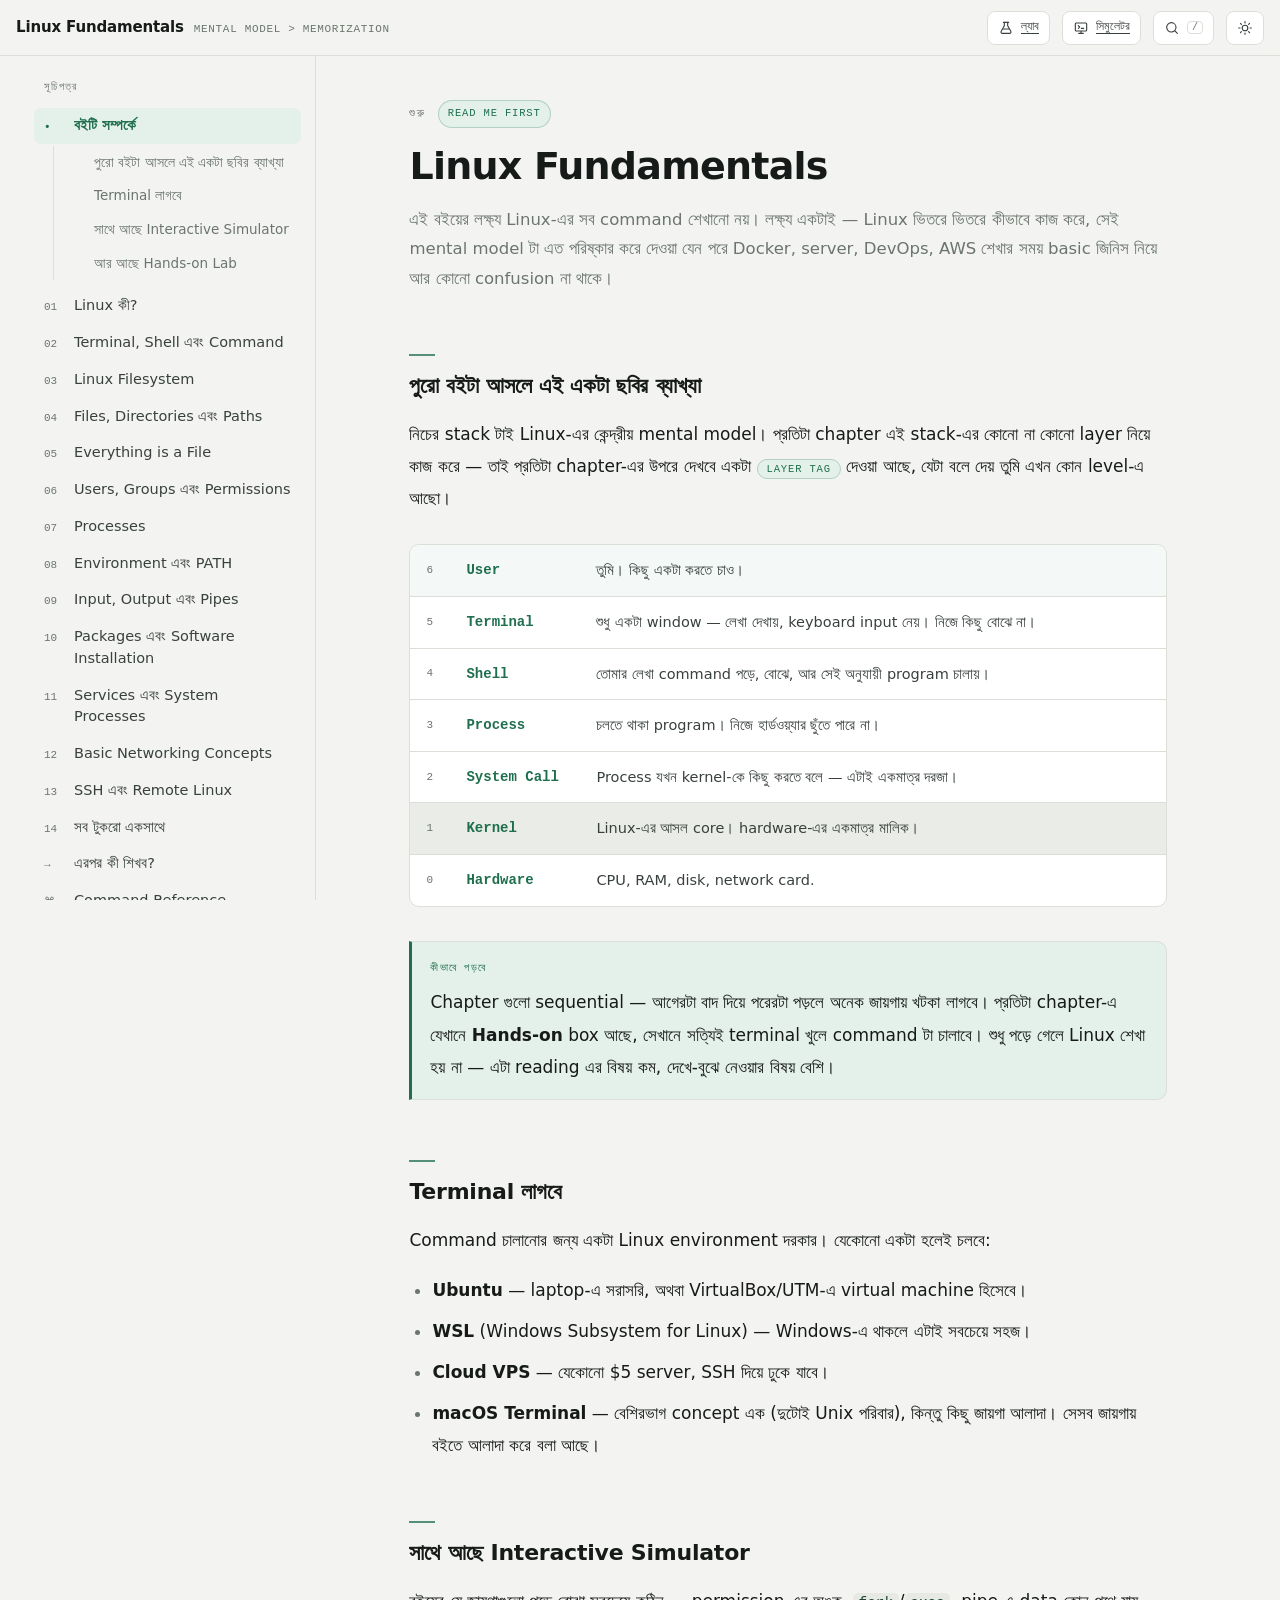
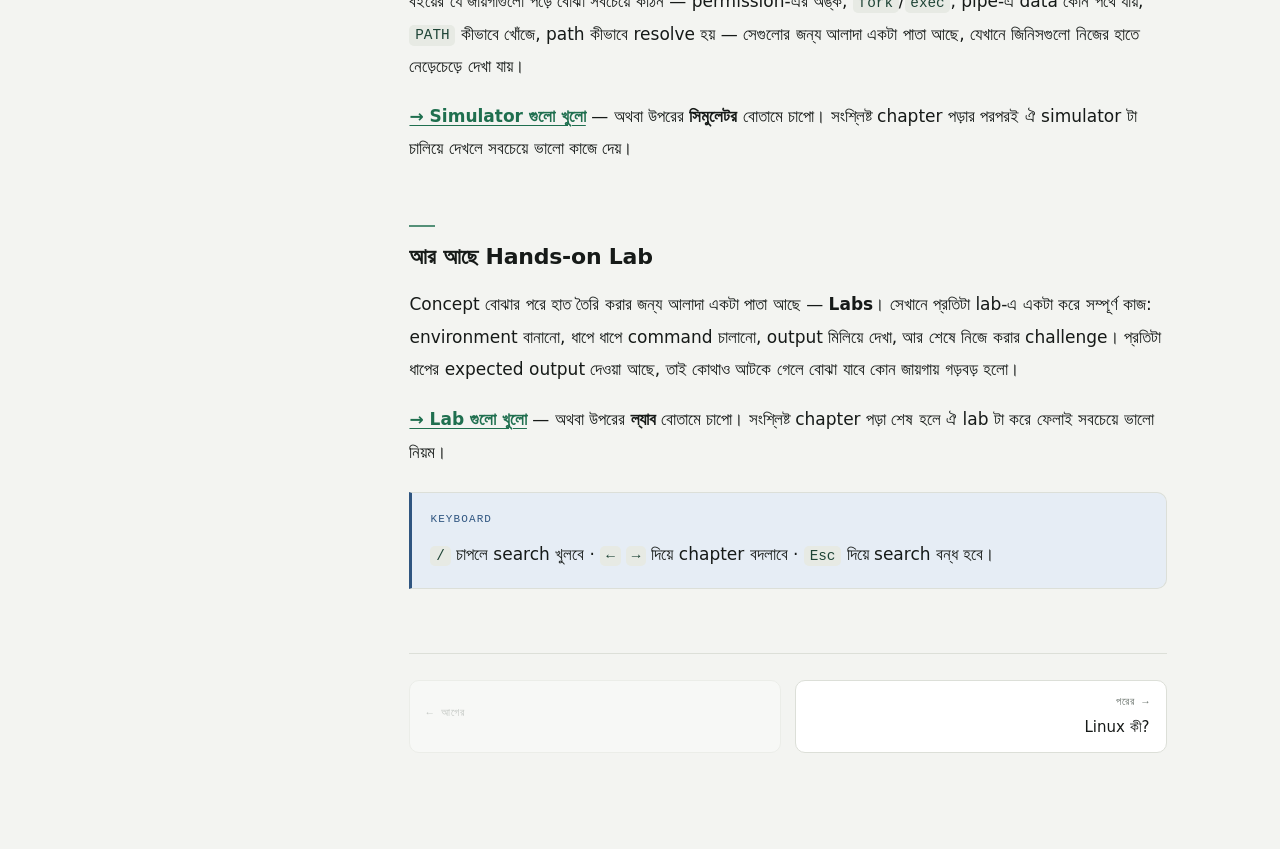
<file: index.html>
<!DOCTYPE html>
<html lang="bn" data-theme="light">
<head>
<meta charset="UTF-8">
<meta name="viewport" content="width=device-width, initial-scale=1">
<title>Linux Fundamentals — একটি Mental Model ভিত্তিক বই</title>
<style>
/* ============================================================
   TOKENS
   ============================================================ */
:root{
  --bg:#F3F4F1;
  --surface:#FFFFFF;
  --surface-2:#EAECE7;
  --text:#161A18;
  --text-soft:#39413D;
  --muted:#6B746E;
  --border:#DCDFD8;
  --border-strong:#C4C9C0;
  --accent:#1F6F4F;
  --accent-soft:#E4F0EA;
  --amber:#8A5A00;
  --amber-soft:#FBF0DC;
  --red:#A32217;
  --red-soft:#FBE7E4;
  --blue:#2F5580;
  --blue-soft:#E6EDF5;
  --code-bg:#1B211F;
  --code-text:#DCE5E0;
  --code-inline-bg:#E7EAE4;
  --code-inline-text:#1E4436;
  --shadow:0 1px 2px rgba(20,30,25,.05), 0 8px 24px -14px rgba(20,30,25,.28);

  --mono:"SF Mono",ui-monospace,"JetBrains Mono","Cascadia Mono",Menlo,Consolas,"Liberation Mono",monospace;
  --bangla:"Noto Sans Bengali","Hind Siliguri","Baloo Da 2",SolaimanLipi,Kalpurush,"Nirmala UI","Shonar Bangla",system-ui,-apple-system,"Segoe UI",Roboto,sans-serif;

  --measure:70ch;
  --sidebar:296px;
  --r:10px;
}
html[data-theme="dark"]{
  --bg:#101413;
  --surface:#171C1A;
  --surface-2:#1E2523;
  --text:#E2E8E4;
  --text-soft:#C3CCC7;
  --muted:#8B9791;
  --border:#28302D;
  --border-strong:#39433F;
  --accent:#5FBF8E;
  --accent-soft:#16261F;
  --amber:#D9A441;
  --amber-soft:#2A2115;
  --red:#E77A6E;
  --red-soft:#2C1A18;
  --blue:#7FA9DA;
  --blue-soft:#161F2A;
  --code-bg:#0B0F0E;
  --code-text:#D3DCD7;
  --code-inline-bg:#20302A;
  --code-inline-text:#8ED9B4;
  --shadow:0 1px 2px rgba(0,0,0,.4), 0 10px 30px -18px rgba(0,0,0,.9);
}

/* ============================================================
   BASE
   ============================================================ */
*,*::before,*::after{box-sizing:border-box}
html{scroll-behavior:smooth;-webkit-text-size-adjust:100%}
@media (prefers-reduced-motion:reduce){html{scroll-behavior:auto}*{animation:none!important;transition:none!important}}
body{
  margin:0;background:var(--bg);color:var(--text);
  font-family:var(--bangla);font-size:17px;line-height:1.9;
  font-feature-settings:"kern";
  -webkit-font-smoothing:antialiased;
}
h1,h2,h3,h4{line-height:1.45;font-weight:700;color:var(--text)}
p{margin:0 0 1.05em}
a{color:var(--accent);text-decoration-thickness:1px;text-underline-offset:3px}
::selection{background:var(--accent-soft);color:var(--text)}
:focus-visible{outline:2px solid var(--accent);outline-offset:3px;border-radius:4px}

/* utility face — the "machine voice" of the book */
.mono,.eyebrow,.layer-tag,.kbd,.tocnum,.ch-num{font-family:var(--mono)}

/* ============================================================
   PROGRESS BAR
   ============================================================ */
#progress{position:fixed;top:0;left:0;height:2px;width:0;background:var(--accent);z-index:60;transition:width .1s linear}

/* ============================================================
   TOPBAR
   ============================================================ */
header.topbar{
  position:sticky;top:0;z-index:50;
  display:flex;align-items:center;gap:12px;
  height:56px;padding:0 16px;
  background:var(--bg);
  background:color-mix(in srgb,var(--bg) 88%,transparent);
  backdrop-filter:saturate(140%) blur(10px);
  border-bottom:1px solid var(--border);
}
.brand{display:flex;align-items:baseline;gap:10px;min-width:0}
.brand b{font-size:15px;letter-spacing:-.01em;white-space:nowrap}
.brand span{font-family:var(--mono);font-size:11px;color:var(--muted);letter-spacing:.06em;text-transform:uppercase}
.spacer{flex:1}
.iconbtn{
  display:inline-flex;align-items:center;justify-content:center;gap:7px;
  height:34px;min-width:34px;padding:0 10px;
  background:var(--surface);color:var(--text-soft);
  border:1px solid var(--border);border-radius:8px;cursor:pointer;
  font-family:var(--mono);font-size:12px;
}
.iconbtn:hover{border-color:var(--border-strong);color:var(--text)}
.iconbtn svg{width:16px;height:16px;stroke:currentColor;fill:none;stroke-width:1.7;stroke-linecap:round;stroke-linejoin:round}
#menuBtn{display:none}
#searchBtn .kbdhint{color:var(--muted);border:1px solid var(--border);border-radius:4px;padding:0 4px;font-size:10px}

/* ============================================================
   LAYOUT
   ============================================================ */
.wrap{display:flex;align-items:flex-start;max-width:1240px;margin:0 auto}
aside{
  position:sticky;top:56px;flex:0 0 var(--sidebar);width:var(--sidebar);
  height:calc(100vh - 56px);overflow-y:auto;padding:22px 14px 60px;
  border-right:1px solid var(--border);
  scrollbar-width:thin;
}
aside .sec-label{
  font-family:var(--mono);font-size:10.5px;letter-spacing:.12em;text-transform:uppercase;
  color:var(--muted);padding:0 10px;margin-bottom:10px;
}
nav ol{list-style:none;margin:0;padding:0}
.toc-item{
  display:flex;gap:10px;align-items:baseline;width:100%;text-align:left;
  padding:7px 10px;margin-bottom:1px;border:0;background:none;cursor:pointer;
  border-radius:7px;color:var(--text-soft);font-family:var(--bangla);font-size:14.5px;line-height:1.5;
}
.toc-item:hover{background:var(--surface-2)}
.toc-item .tocnum{font-size:11px;color:var(--muted);flex:0 0 20px}
.toc-item.active{background:var(--accent-soft);color:var(--accent);font-weight:600}
.toc-item.active .tocnum{color:var(--accent)}
.toc-sub{list-style:none;margin:2px 0 8px;padding:0 0 0 32px;border-left:1px solid var(--border);margin-left:19px}
.toc-sub a{display:block;padding:4px 8px;font-size:13.5px;color:var(--muted);text-decoration:none;border-radius:6px}
.toc-sub a:hover{color:var(--accent);background:var(--surface-2)}

main{flex:1;min-width:0;padding:44px 40px 96px}
.col{max-width:var(--measure);margin:0 auto}

/* ============================================================
   CHAPTER
   ============================================================ */
.chapter{display:none}
.chapter.active{display:block;animation:fade .28s ease}
@keyframes fade{from{opacity:0;transform:translateY(6px)}to{opacity:1;transform:none}}

.ch-head{margin-bottom:38px;padding-bottom:26px;border-bottom:1px solid var(--border)}
.ch-meta{display:flex;align-items:center;gap:12px;margin-bottom:14px;flex-wrap:wrap}
.ch-num{font-size:12px;letter-spacing:.14em;color:var(--muted);text-transform:uppercase}
.layer-tag{
  font-size:10.5px;letter-spacing:.08em;text-transform:uppercase;
  padding:3px 9px;border-radius:999px;
  background:var(--accent-soft);color:var(--accent);border:1px solid color-mix(in srgb,var(--accent) 25%,transparent);
}
.ch-head h2{margin:0;font-size:clamp(27px,4.4vw,38px);letter-spacing:-.02em;line-height:1.28}
.ch-lede{margin-top:14px;color:var(--muted);font-size:16.5px;line-height:1.8}

.chapter h3{
  margin:52px 0 16px;font-size:22px;letter-spacing:-.01em;
  padding-top:8px;
}
.chapter h3::before{
  content:"";display:block;width:26px;height:2px;background:var(--accent);
  margin-bottom:14px;opacity:.75;
}
.chapter h4{margin:30px 0 10px;font-size:17px;color:var(--text)}
.chapter ul,.chapter ol{margin:0 0 1.1em;padding-left:1.35em}
.chapter li{margin-bottom:.5em}
.chapter li::marker{color:var(--muted)}
strong{font-weight:700;color:var(--text)}
hr{border:0;border-top:1px solid var(--border);margin:44px 0}

code{
  font-family:var(--mono);font-size:.845em;
  background:var(--code-inline-bg);color:var(--code-inline-text);
  padding:.15em .4em;border-radius:5px;word-break:break-word;
}

/* ============================================================
   CODE BLOCK
   ============================================================ */
.code{position:relative;margin:22px 0}
.code-bar{
  display:flex;align-items:center;justify-content:space-between;
  background:var(--code-bg);border:1px solid transparent;border-bottom:1px solid rgba(255,255,255,.09);
  padding:7px 10px 7px 14px;border-radius:var(--r) var(--r) 0 0;
}
.code-bar span{font-family:var(--mono);font-size:11px;color:#8FA69A;letter-spacing:.05em}
.copy{
  font-family:var(--mono);font-size:11px;color:#9FB5A9;background:rgba(255,255,255,.07);
  border:0;border-radius:6px;padding:4px 9px;cursor:pointer;
}
.copy:hover{background:rgba(255,255,255,.14);color:#DCE5E0}
.copy.done{color:#7FD9A9}
.code pre{
  margin:0;background:var(--code-bg);color:var(--code-text);
  padding:14px 16px;border-radius:0 0 var(--r) var(--r);
  overflow-x:auto;font-family:var(--mono);font-size:13.5px;line-height:1.75;
}
.code pre .c{color:#7E9A8C}          /* comment */
.code pre .p{color:#6FBF97}          /* prompt */
.code pre .o{color:#9FB5A9}          /* output */
.diagram{
  background:var(--surface);border:1px solid var(--border);border-radius:var(--r);
  padding:18px 16px;margin:24px 0;overflow-x:auto;
  font-family:var(--mono);font-size:12.5px;line-height:1.6;color:var(--text-soft);
  white-space:pre;
}

/* ============================================================
   CALLOUTS
   ============================================================ */
.box{
  border:1px solid var(--border);border-left:3px solid var(--accent);
  background:var(--surface);border-radius:0 var(--r) var(--r) 0;
  padding:16px 18px;margin:24px 0;
}
.box .box-t{
  display:flex;align-items:center;gap:8px;margin-bottom:8px;
  font-family:var(--mono);font-size:11px;letter-spacing:.1em;text-transform:uppercase;color:var(--accent);
}
.box p:last-child,.box ul:last-child,.box ol:last-child{margin-bottom:0}
.box.note{border-left-color:var(--blue);background:var(--blue-soft)}
.box.note .box-t{color:var(--blue)}
.box.tip{border-left-color:var(--accent);background:var(--accent-soft)}
.box.warn{border-left-color:var(--amber);background:var(--amber-soft)}
.box.warn .box-t{color:var(--amber)}
.box.danger{border-left-color:var(--red);background:var(--red-soft)}
.box.danger .box-t{color:var(--red)}
.box.confuse{border-left-color:var(--border-strong);background:var(--surface-2)}
.box.confuse .box-t{color:var(--muted)}

.lab{
  border:1px solid var(--border-strong);border-radius:var(--r);
  background:var(--surface);padding:18px 20px;margin:26px 0;box-shadow:var(--shadow);
}
.lab .lab-t{
  font-family:var(--mono);font-size:11px;letter-spacing:.1em;text-transform:uppercase;
  color:var(--muted);margin-bottom:10px;display:flex;align-items:center;gap:8px;
}
.lab .lab-t::before{content:"›";color:var(--accent);font-size:16px;line-height:1}
.lab h4{margin-top:0}

.recap{
  border:1px dashed var(--border-strong);border-radius:var(--r);
  padding:18px 20px;margin:34px 0 0;background:transparent;
}
.recap .box-t{font-family:var(--mono);font-size:11px;letter-spacing:.1em;text-transform:uppercase;color:var(--muted);margin-bottom:10px}
.recap ul{margin-bottom:0}

/* ============================================================
   COMMAND REFERENCE
   ============================================================ */
.cmdref{
  margin:36px 0;border:1px solid var(--border-strong);border-radius:var(--r);
  overflow:hidden;background:var(--surface);
}
.cmdref > .cr-head{
  display:flex;align-items:center;gap:10px;flex-wrap:wrap;
  padding:12px 18px;background:var(--surface-2);border-bottom:1px solid var(--border);
}
.cmdref > .cr-head b{font-size:14.5px;letter-spacing:-.01em}
.cmdref > .cr-head span{
  font-family:var(--mono);font-size:10.5px;letter-spacing:.11em;text-transform:uppercase;
  color:var(--muted);
}
.cmd{border-bottom:1px solid var(--border);padding:18px 18px 16px}
.cmd:last-child{border-bottom:0}
.cmd > .cn{
  display:flex;align-items:baseline;gap:12px;flex-wrap:wrap;margin-bottom:7px;
}
.cmd > .cn code{
  font-size:14.5px;font-weight:700;background:var(--accent-soft);color:var(--accent);
  border-color:transparent;padding:2px 9px;
}
.cmd > .cn em{font-style:normal;font-size:14.5px;color:var(--text-soft)}
.cmd > .cd{margin:0 0 11px;font-size:15px;line-height:1.72;color:var(--text-soft)}
.cmd > .cd:last-child{margin-bottom:0}
.flags{width:100%;border-collapse:collapse;margin:0;font-size:14px}
.flags td{border:0;border-top:1px solid var(--border);padding:6px 10px 6px 0;vertical-align:top}
.flags tr:first-child td{border-top:0}
.flags td:first-child{
  width:1%;white-space:nowrap;font-family:var(--mono);font-size:13px;
  color:var(--accent);font-weight:600;padding-right:16px;
}
.flags td:last-child{color:var(--text-soft);line-height:1.6}
.cmd > div.cd{
  margin-top:12px;padding:9px 13px;border-left:2px solid var(--border-strong);
  background:var(--surface-2);border-radius:0 7px 7px 0;font-size:14.5px;
}
.cmd .ex{
  margin-top:11px;background:var(--code-bg);border-radius:8px;padding:10px 13px;
  font-family:var(--mono);font-size:12.8px;line-height:1.85;color:var(--code-text);
  overflow-x:auto;white-space:pre;
}
.cmd .ex .c{color:#7E9A8C}
.cmd .ex .p{color:#6FBF97}
@media (max-width:640px){
  .flags td:first-child{white-space:normal}
  .cmd .ex{font-size:12px}
}

table{width:100%;border-collapse:collapse;margin:22px 0;font-size:15px}
th,td{border:1px solid var(--border);padding:9px 12px;text-align:left;vertical-align:top}
th{background:var(--surface-2);font-weight:600;font-size:13.5px}
td code{font-size:.9em}

/* ============================================================
   COMMAND REFERENCE
   ============================================================ */
.ref-intro{
  display:flex;gap:10px;flex-wrap:wrap;align-items:center;
  margin:0 0 30px;padding:12px 14px;
  background:var(--surface-2);border:1px solid var(--border);border-radius:var(--r);
  font-size:14px;color:var(--muted);
}
.ref-intro kbd{
  font-family:var(--mono);font-size:11.5px;background:var(--surface);
  border:1px solid var(--border-strong);border-bottom-width:2px;border-radius:5px;
  padding:2px 6px;color:var(--text-soft);
}

/* category — collapsible */
.cat{
  margin:0 0 14px;border:1px solid var(--border);border-radius:var(--r);
  background:var(--surface);overflow:hidden;
}
.cat > summary{
  display:flex;align-items:center;gap:11px;
  padding:14px 16px;cursor:pointer;list-style:none;
  font-family:var(--bangla);font-size:17px;font-weight:600;color:var(--text);
  background:var(--surface-2);border-bottom:1px solid transparent;
}
.cat > summary::-webkit-details-marker{display:none}
.cat > summary:hover{color:var(--accent)}
.cat[open] > summary{border-bottom-color:var(--border)}
.cat .twist{
  flex:0 0 auto;width:9px;height:9px;border-right:2px solid var(--muted);border-bottom:2px solid var(--muted);
  transform:rotate(-45deg);transition:transform .16s ease;margin-left:2px;
}
.cat[open] .twist{transform:rotate(45deg)}
.cat .cat-n{
  flex:0 0 auto;font-family:var(--mono);font-size:11px;color:var(--muted);
  border:1px solid var(--border-strong);border-radius:5px;padding:1px 6px;
}
.cat .cat-hint{margin-left:auto;font-family:var(--mono);font-size:11px;color:var(--muted);font-weight:400}
.cat-body{padding:18px 16px 6px}

/* reference code block — code-bar ছাড়া, শুধু copy */
.rc{position:relative;margin:0 0 6px}
.rc pre{
  margin:0;background:var(--code-bg);color:var(--code-text);
  border-radius:var(--r);padding:13px 46px 13px 15px;overflow-x:auto;
  font-family:var(--mono);font-size:13px;line-height:1.95;white-space:pre;
}
.rc .copy{position:absolute;top:8px;right:8px;opacity:0;transition:opacity .13s}
.rc:hover .copy,.rc .copy:focus{opacity:1}
@media(hover:none){.rc .copy{opacity:.75}}
.rc pre .c{color:#7E9A8C}            /* comment */
.rc pre .v{color:#E8C07D;font-style:italic}  /* যে অংশটা বদলাতে হবে */

/* gotcha note — এক লাইন */
.g{
  display:flex;gap:9px;align-items:baseline;
  margin:0 0 16px;padding:9px 12px;
  background:var(--amber-soft);border-left:3px solid var(--amber);border-radius:0 6px 6px 0;
  font-size:14.5px;line-height:1.65;color:var(--text-soft);
}
.g::before{content:"⚠";flex:0 0 auto;color:var(--amber);font-size:13px;line-height:1.5}
.g.hard{background:var(--red-soft);border-left-color:var(--red)}
.g.hard::before{content:"✕";color:var(--red)}
.g code{background:transparent;padding:0;color:var(--code-inline-text);font-weight:600}
.g b{color:var(--text)}

/* sub-heading ভেতরে */
.cat-body h4{
  margin:26px 0 10px;font-size:14px;font-family:var(--mono);font-weight:500;
  letter-spacing:.06em;text-transform:uppercase;color:var(--muted);
}
.cat-body h4:first-child{margin-top:0}
.cat-body > p{font-size:14.5px;color:var(--muted);margin:0 0 12px}

/* flag grid */
.flagtbl{font-size:14px}
.flagtbl td:first-child{white-space:nowrap;font-family:var(--mono);width:1%}
.flagtbl td:nth-child(2){white-space:nowrap;width:1%}
@media(max-width:640px){
  .flagtbl{font-size:13px}
  .flagtbl td,.flagtbl th{padding:7px 8px}
  .cat-body{padding:14px 11px 4px}
  .rc pre{font-size:12px}
}

/* ============================================================
   PREV / NEXT
   ============================================================ */
.pager{display:flex;gap:14px;margin-top:64px;padding-top:26px;border-top:1px solid var(--border)}
.pager button{
  flex:1;text-align:left;background:var(--surface);border:1px solid var(--border);
  border-radius:var(--r);padding:14px 16px;cursor:pointer;color:var(--text);
  font-family:var(--bangla);font-size:15px;line-height:1.5;
}
.pager button:hover:not(:disabled){border-color:var(--accent);color:var(--accent)}
.pager button:disabled{opacity:.35;cursor:not-allowed}
.pager .dir{display:block;font-family:var(--mono);font-size:10.5px;letter-spacing:.1em;text-transform:uppercase;color:var(--muted);margin-bottom:5px}
.pager .nextbtn{text-align:right}

/* ============================================================
   SEARCH
   ============================================================ */
#searchOverlay{
  position:fixed;inset:0;z-index:80;display:none;
  background:rgba(10,14,12,.5);backdrop-filter:blur(3px);
  padding:12vh 16px 16px;
}
#searchOverlay.open{display:block}
.search-panel{
  max-width:640px;margin:0 auto;background:var(--surface);
  border:1px solid var(--border-strong);border-radius:14px;box-shadow:0 30px 70px -25px rgba(0,0,0,.6);
  overflow:hidden;
}
.search-panel input{
  width:100%;border:0;outline:0;background:transparent;color:var(--text);
  padding:17px 20px;font-size:17px;font-family:var(--bangla);
  border-bottom:1px solid var(--border);
}
.search-panel input::placeholder{color:var(--muted)}
#results{max-height:52vh;overflow-y:auto;padding:8px}
#results .r{
  display:block;width:100%;text-align:left;background:none;border:0;cursor:pointer;
  padding:11px 13px;border-radius:9px;color:var(--text);font-family:var(--bangla);
}
#results .r:hover,#results .r.sel{background:var(--surface-2)}
#results .r .rt{font-size:14.5px;font-weight:600;display:flex;gap:9px;align-items:baseline}
#results .r .rt em{font-family:var(--mono);font-style:normal;font-size:11px;color:var(--muted)}
#results .r .rs{font-size:13px;color:var(--muted);line-height:1.6;margin-top:3px;
  display:-webkit-box;-webkit-line-clamp:2;-webkit-box-orient:vertical;overflow:hidden}
#results mark{background:var(--accent-soft);color:var(--accent);padding:0 2px;border-radius:3px}
.search-foot{
  display:flex;gap:16px;padding:9px 16px;border-top:1px solid var(--border);
  background:var(--surface-2);font-family:var(--mono);font-size:11px;color:var(--muted);
}
.empty{padding:26px 16px;text-align:center;color:var(--muted);font-size:14px}

/* ============================================================
   COVER + APPENDIX
   ============================================================ */
.cover .ch-head{border-bottom:0;padding-bottom:0}
.stack{
  display:grid;gap:0;margin:30px 0 34px;border:1px solid var(--border);
  border-radius:var(--r);overflow:hidden;background:var(--surface);
}
.stack .row{
  display:flex;align-items:center;gap:14px;padding:12px 16px;
  border-bottom:1px solid var(--border);
}
.stack .row:last-child{border-bottom:0}
.stack .row .n{font-family:var(--mono);font-size:11px;color:var(--muted);flex:0 0 26px}
.stack .row .l{font-family:var(--mono);font-size:14px;font-weight:600;flex:0 0 116px;color:var(--accent)}
.stack .row .d{font-size:14.5px;color:var(--text-soft);line-height:1.55}
.stack .row:nth-child(1){background:color-mix(in srgb,var(--accent-soft) 40%,transparent)}
.stack .row:nth-child(6){background:var(--surface-2)}

.qgrid{columns:2;column-gap:26px;margin:18px 0}
.qgrid li{break-inside:avoid}
@media(max-width:640px){.qgrid{columns:1}}

/* ============================================================
   RESPONSIVE
   ============================================================ */
.scrim{position:fixed;inset:0;background:rgba(10,14,12,.45);z-index:44;display:none}
.scrim.open{display:block}
@media (max-width:960px){
  #menuBtn{display:inline-flex}
  aside{
    position:fixed;top:56px;left:0;z-index:45;width:302px;flex-basis:302px;
    background:var(--surface);transform:translateX(-104%);transition:transform .22s ease,visibility .22s;
    box-shadow:var(--shadow);visibility:hidden;
  }
  aside.open{transform:none;visibility:visible}
  main{padding:30px 20px 80px}
  body{font-size:16.5px}
  .brand span{display:none}
  #searchBtn .kbdhint{display:none}
}
@media (max-width:520px){
  .topbar a.iconbtn span{display:none}
  main{padding:24px 15px 70px}
  .pager{flex-direction:column}
  .code pre{font-size:12.5px}
  .diagram{font-size:11px}
}
@media print{
  aside,header.topbar,.pager,#progress{display:none}
  .chapter{display:block!important;page-break-after:always}
}
</style>
</head>
<body>

<div id="progress"></div>

<header class="topbar">
  <button class="iconbtn" id="menuBtn" aria-label="Menu">
    <svg viewBox="0 0 24 24"><path d="M4 7h16M4 12h16M4 17h16"/></svg>
  </button>
  <div class="brand">
    <b>Linux Fundamentals</b>
    <span>mental model &gt; memorization</span>
  </div>
  <div class="spacer"></div>
  <a class="iconbtn" href="labs.html" title="Hands-on labs">
    <svg viewBox="0 0 24 24"><path d="M9.5 3.5v5.2L4.8 17a2 2 0 0 0 1.7 3h11a2 2 0 0 0 1.7-3l-4.7-8.3V3.5"/><path d="M8 3.5h8M8.2 13.5h7.6"/></svg>
    <span>ল্যাব</span>
  </a>
  <a class="iconbtn" href="simulators.html" title="Interactive simulators">
    <svg viewBox="0 0 24 24"><path d="M5 4.5h14a1.5 1.5 0 0 1 1.5 1.5v9a1.5 1.5 0 0 1-1.5 1.5H5A1.5 1.5 0 0 1 3.5 15V6A1.5 1.5 0 0 1 5 4.5zM8.5 20h7M12 16.5V20"/><path d="M8 8.5l2 2-2 2M12.5 12.5h3.5"/></svg>
    <span>সিমুলেটর</span>
  </a>
  <button class="iconbtn" id="searchBtn" aria-label="Search" title="খুঁজুন (/)">
    <svg viewBox="0 0 24 24"><circle cx="11" cy="11" r="7"/><path d="M20 20l-3.6-3.6"/></svg>
    <span class="kbdhint">/</span>
  </button>
  <button class="iconbtn" id="themeBtn" aria-label="Theme" title="Dark / light">
    <svg id="themeIcon" viewBox="0 0 24 24"><circle cx="12" cy="12" r="4.2"/><path d="M12 2.5v2M12 19.5v2M2.5 12h2M19.5 12h2M5.2 5.2l1.4 1.4M17.4 17.4l1.4 1.4M18.8 5.2l-1.4 1.4M6.6 17.4l-1.4 1.4"/></svg>
  </button>
</header>

<div class="scrim" id="scrim"></div>

<div class="wrap">
  <aside id="sidebar">
    <div class="sec-label">সূচিপত্র</div>
    <nav><ol id="toc"></ol></nav>
  </aside>

  <main>
    <div class="col" id="content">

<!-- ================= COVER ================= -->
<section class="chapter cover active" id="ch0" data-title="বইটি সম্পর্কে" data-layer="start">
  <div class="ch-head">
    <div class="ch-meta"><span class="ch-num">শুরু</span><span class="layer-tag">read me first</span></div>
    <h2>Linux Fundamentals</h2>
    <p class="ch-lede">এই বইয়ের লক্ষ্য Linux-এর সব command শেখানো নয়। লক্ষ্য একটাই — Linux ভিতরে ভিতরে কীভাবে কাজ করে, সেই mental model টা এত পরিষ্কার করে দেওয়া যেন পরে Docker, server, DevOps, AWS শেখার সময় basic জিনিস নিয়ে আর কোনো confusion না থাকে।</p>
  </div>

  <h3>পুরো বইটা আসলে এই একটা ছবির ব্যাখ্যা</h3>
  <p>নিচের stack টাই Linux-এর কেন্দ্রীয় mental model। প্রতিটা chapter এই stack-এর কোনো না কোনো layer নিয়ে কাজ করে — তাই প্রতিটা chapter-এর উপরে দেখবে একটা <span class="layer-tag">layer tag</span> দেওয়া আছে, যেটা বলে দেয় তুমি এখন কোন level-এ আছো।</p>

  <div class="stack">
    <div class="row"><span class="n">6</span><span class="l">User</span><span class="d">তুমি। কিছু একটা করতে চাও।</span></div>
    <div class="row"><span class="n">5</span><span class="l">Terminal</span><span class="d">শুধু একটা window — লেখা দেখায়, keyboard input নেয়। নিজে কিছু বোঝে না।</span></div>
    <div class="row"><span class="n">4</span><span class="l">Shell</span><span class="d">তোমার লেখা command পড়ে, বোঝে, আর সেই অনুযায়ী program চালায়।</span></div>
    <div class="row"><span class="n">3</span><span class="l">Process</span><span class="d">চলতে থাকা program। নিজে হার্ডওয়্যার ছুঁতে পারে না।</span></div>
    <div class="row"><span class="n">2</span><span class="l">System Call</span><span class="d">Process যখন kernel-কে কিছু করতে বলে — এটাই একমাত্র দরজা।</span></div>
    <div class="row"><span class="n">1</span><span class="l">Kernel</span><span class="d">Linux-এর আসল core। hardware-এর একমাত্র মালিক।</span></div>
    <div class="row"><span class="n">0</span><span class="l">Hardware</span><span class="d">CPU, RAM, disk, network card.</span></div>
  </div>

  <div class="box tip">
    <div class="box-t">কীভাবে পড়বে</div>
    <p>Chapter গুলো sequential — আগেরটা বাদ দিয়ে পরেরটা পড়লে অনেক জায়গায় খটকা লাগবে। প্রতিটা chapter-এ যেখানে <b>Hands-on</b> box আছে, সেখানে সত্যিই terminal খুলে command টা চালাবে। শুধু পড়ে গেলে Linux শেখা হয় না — এটা reading এর বিষয় কম, দেখে-বুঝে নেওয়ার বিষয় বেশি।</p>
  </div>

  <h3>Terminal লাগবে</h3>
  <p>Command চালানোর জন্য একটা Linux environment দরকার। যেকোনো একটা হলেই চলবে:</p>
  <ul>
    <li><b>Ubuntu</b> — laptop-এ সরাসরি, অথবা VirtualBox/UTM-এ virtual machine হিসেবে।</li>
    <li><b>WSL</b> (Windows Subsystem for Linux) — Windows-এ থাকলে এটাই সবচেয়ে সহজ।</li>
    <li><b>Cloud VPS</b> — যেকোনো $5 server, SSH দিয়ে ঢুকে যাবে।</li>
    <li><b>macOS Terminal</b> — বেশিরভাগ concept এক (দুটোই Unix পরিবার), কিন্তু কিছু জায়গা আলাদা। সেসব জায়গায় বইতে আলাদা করে বলা আছে।</li>
  </ul>

  <h3>সাথে আছে Interactive Simulator</h3>
  <p>বইয়ের যে জায়গাগুলো পড়ে বোঝা সবচেয়ে কঠিন — permission-এর অঙ্ক, <code>fork</code>/<code>exec</code>, pipe-এ data কোন পথে যায়, <code>PATH</code> কীভাবে খোঁজে, path কীভাবে resolve হয় — সেগুলোর জন্য আলাদা একটা পাতা আছে, যেখানে জিনিসগুলো নিজের হাতে নেড়েচেড়ে দেখা যায়।</p>
  <p><a href="simulators.html"><b>→ Simulator গুলো খুলো</b></a> — অথবা উপরের <b>সিমুলেটর</b> বোতামে চাপো। সংশ্লিষ্ট chapter পড়ার পরপরই ঐ simulator টা চালিয়ে দেখলে সবচেয়ে ভালো কাজে দেয়।</p>

  <h3>আর আছে Hands-on Lab</h3>
  <p>Concept বোঝার পরে হাত তৈরি করার জন্য আলাদা একটা পাতা আছে — <b>Labs</b>। সেখানে প্রতিটা lab-এ একটা করে সম্পূর্ণ কাজ: environment বানানো, ধাপে ধাপে command চালানো, output মিলিয়ে দেখা, আর শেষে নিজে করার challenge। প্রতিটা ধাপের expected output দেওয়া আছে, তাই কোথাও আটকে গেলে বোঝা যাবে কোন জায়গায় গড়বড় হলো।</p>
  <p><a href="labs.html"><b>→ Lab গুলো খুলো</b></a> — অথবা উপরের <b>ল্যাব</b> বোতামে চাপো। সংশ্লিষ্ট chapter পড়া শেষ হলে ঐ lab টা করে ফেলাই সবচেয়ে ভালো নিয়ম।</p>

  <div class="box note">
    <div class="box-t">Keyboard</div>
    <p><span class="kbd"><code>/</code></span> চাপলে search খুলবে · <code>←</code> <code>→</code> দিয়ে chapter বদলাবে · <code>Esc</code> দিয়ে search বন্ধ হবে।</p>
  </div>
</section>


<!-- ================= CH 1 ================= -->
<section class="chapter" id="ch1" data-title="Linux কী?" data-layer="concept">
  <div class="ch-head">
    <div class="ch-meta"><span class="ch-num">Chapter 01</span><span class="layer-tag">concept</span></div>
    <h2>Linux কী?</h2>
    <p class="ch-lede">"Linux" শব্দটা মানুষ তিন-চার রকম অর্থে ব্যবহার করে, আর এখান থেকেই beginner-দের প্রথম confusion শুরু হয়। এই chapter-এ শব্দগুলো আলাদা করে নেব — Kernel, Linux, Distribution, Ubuntu।</p>
  </div>

  <h3>কেন এই chapter দরকার</h3>
  <p>"আমি Ubuntu use করি" আর "আমি Linux use করি" — দুটো কথাই ঠিক, কিন্তু দুটো ভিন্ন জিনিস বোঝায়। এই পার্থক্যটা এখনই পরিষ্কার না হলে পরে যখন CentOS, Debian, Alpine, Docker image এসব সামনে আসবে, তখন মনে হবে সব আলাদা আলাদা OS। আসলে না।</p>

  <h3>Operating System কী?</h3>
  <p>Computer-এ hardware আছে — CPU, RAM, disk, network card। আর আছে তোমার programs — browser, VS Code, Node.js server। এখন সমস্যা হলো, একই সময়ে ২০টা program চলছে, সবাই CPU চায়, সবাই RAM চায়, সবাই disk-এ লিখতে চায়।</p>
  <p>কেউ একজনকে মাঝখানে দাঁড়িয়ে সব সামলাতে হয় — কে কতটুকু CPU পাবে, কার data কোথায় থাকবে, একটা program যেন অন্য program-এর memory-তে হাত না দেয়। এই সামলানোর কাজটাই <b>Operating System</b>-এর কাজ।</p>
  <p>মূলত OS চারটা resource manage করে: <b>CPU</b> (কে কখন চলবে), <b>Memory</b> (কার কতটুকু RAM), <b>Storage</b> (file কোথায়, কে পড়তে পারবে), <b>Devices</b> (keyboard, network card, screen)।</p>

  <h3>Kernel কী?</h3>
  <p><b>Kernel</b> হলো OS-এর একেবারে core software layer — যেটা hardware আর running programs-এর মাঝখানে বসে সব কিছু নিয়ন্ত্রণ করে। উপরের চারটা কাজ আসলে kernel-ই করে।</p>
  <p>গুরুত্বপূর্ণ কথা: <b>তোমার কোনো program সরাসরি hardware ছুঁতে পারে না।</b> তোমার Node.js server চাইলেই disk-এ গিয়ে data লিখে দিতে পারে না। তাকে kernel-কে অনুরোধ করতে হয় — "এই file টা open করে দাও", "এই bytes গুলো লিখে দাও"। এই অনুরোধ করার নিয়মমাফিক পদ্ধতির নাম <b>System Call</b>।</p>

  <pre class="diagram">    আমার program (Node.js, browser, ls)
              │
              │  system call  →  "file টা open করো"
              ▼
    ┌───────────────────────┐
    │        KERNEL         │   ← একমাত্র এই layer-টার
    │  process, memory,     │     hardware access আছে
    │  filesystem, network  │
    └───────────────────────┘
              │
              ▼
       CPU · RAM · Disk · NIC</pre>

  <div class="box tip">
    <div class="box-t">Analogy</div>
    <p>Kernel হলো ব্যাংকের ক্যাশ counter-এর ওপাশটা। তুমি vault-এ ঢুকে নিজে টাকা তুলতে পারবে না — form পূরণ করে counter-এ জমা দিতে হবে। form টাই system call, আর counter-এর পিছনের নিয়ন্ত্রিত জায়গাটাই kernel space।</p>
  </div>

  <h3>তাহলে "Linux" মানে কী?</h3>
  <p>কঠিন অর্থে — <b>Linux শুধুমাত্র kernel-টার নাম।</b> Linus Torvalds ১৯৯১ সালে যেটা লেখা শুরু করেছিলেন। ব্যস, এটুকুই। কোনো terminal নেই, কোনো <code>ls</code> command নেই, কোনো text editor নেই।</p>
  <p>কিন্তু শুধু kernel দিয়ে তো কাজ করা যায় না। দরকার হয় — একটা shell (command চালানোর জন্য), কিছু basic utility (<code>ls</code>, <code>cp</code>, <code>grep</code>), একটা package manager, একটা init system, library গুলো। এই সবগুলো আলাদা আলাদা project, ভিন্ন ভিন্ন লোক লিখেছে।</p>
  <p>এই সব জিনিস একসাথে জোড়া দিয়ে, install করার মতো একটা complete system বানিয়ে দিলে — সেটার নাম <b>Linux distribution</b> বা <b>distro</b>।</p>

  <pre class="diagram">Linux distribution = Linux kernel
                   + shell (bash/zsh)
                   + core utilities (ls, cp, grep, ...)
                   + package manager (apt/dnf/pacman)
                   + init system (systemd)
                   + libraries, config, defaults</pre>

  <h3>Ubuntu কী?</h3>
  <p><b>Ubuntu</b> একটা Linux distribution। Canonical নামে একটা কোম্পানি এটা maintain করে। Ubuntu নিজে Debian নামে আরেকটা distribution-এর উপর ভিত্তি করে বানানো, তাই Debian-এর <code>apt</code> package manager Ubuntu-তেও আছে।</p>
  <p>Ubuntu কী দেয়? Linux kernel (তারা নিজেরা লেখেনি), GNU utilities (তারা লেখেনি), systemd (তারা লেখেনি) — সব একসাথে গুছিয়ে, test করে, একটা installer বানিয়ে, security update-এর দায়িত্ব নিয়ে দেয়। মূল value টা এই <b>integration আর maintenance</b>-এ।</p>

  <table>
    <tr><th>শব্দ</th><th>আসলে কী</th></tr>
    <tr><td><b>Linux</b></td><td>Kernel। একটা software project।</td></tr>
    <tr><td><b>Linux distribution</b></td><td>Kernel + বাকি সব software মিলিয়ে ব্যবহারযোগ্য একটা complete system।</td></tr>
    <tr><td><b>Ubuntu / Debian / Fedora / Alpine</b></td><td>এক একটা distribution। সবাই একই Linux kernel ব্যবহার করে।</td></tr>
  </table>

  <div class="box confuse">
    <div class="box-t">যেখানে beginner আটকায়</div>
    <p><b>"Ubuntu আর Linux কি আলাদা OS?"</b> — না। Ubuntu হলো Linux-এর একটা প্যাকেজিং। Ubuntu, Fedora, Alpine — তিনটাতেই একই kernel চলছে।</p>
    <p><b>"তাহলে distro গুলোর পার্থক্য কোথায়?"</b> — মূলত তিন জায়গায়: (১) package manager (<code>apt</code> না <code>dnf</code> না <code>apk</code>), (২) default হিসেবে কোন software দেওয়া আছে, (৩) release policy — নতুন version কত তাড়াতাড়ি আসে, কতদিন support দেওয়া হয়।</p>
    <p>Kernel-level concept — process, permission, filesystem, pipe — সব distro-তে <b>হুবহু এক</b>। তাই এই বই যেকোনো distro-তে কাজে লাগবে।</p>
  </div>

  <h3>Linux কেন server আর development-এ এত গুরুত্বপূর্ণ</h3>
  <ul>
    <li><b>GUI ছাড়াই পুরোপুরি চলে।</b> Server-এ কেউ মনিটর লাগিয়ে বসে থাকে না। Linux পুরোটাই text দিয়ে চালানো যায়, তাই remote থেকে SSH দিয়ে সব করা যায়।</li>
    <li><b>Scriptable।</b> যা terminal-এ হাতে করা যায়, ঠিক সেটাই একটা file-এ লিখে automate করা যায়। CI/CD পুরোটাই এই ধারণার উপর দাঁড়ানো।</li>
    <li><b>Container-এর ভিত্তি।</b> Docker আসলে Linux kernel-এর namespace আর cgroup feature-এর উপর বানানো। Linux না বুঝে Docker বোঝা মানে ধারদেনা করে চালানো।</li>
    <li><b>যেখানেই deploy করবে, সেখানেই Linux।</b> AWS EC2, Vercel-এর ভেতরের runtime, GitHub Actions runner — প্রায় সবই Linux।</li>
  </ul>

  <div class="lab">
    <div class="lab-t">Hands-on</div>
    <h4>নিজের system-কে জিজ্ঞেস করো সে কে</h4>
    <div class="code">
      <div class="code-bar"><span>bash</span><button class="copy">copy</button></div>
<pre><span class="p">$</span> uname -s      <span class="c"># কোন kernel চলছে</span>
<span class="p">$</span> uname -r      <span class="c"># kernel-এর version</span>
<span class="p">$</span> cat /etc/os-release   <span class="c"># কোন distribution</span></pre>
    </div>
    <p><code>uname -s</code> লিখবে <code>Linux</code> — এটা kernel-এর নাম। কিন্তু <code>/etc/os-release</code> লিখবে <code>Ubuntu 24.04</code> বা যেটাই তোমার distro। <b>এই দুই output-এর পার্থক্যটাই এই পুরো chapter-এর সারাংশ</b> — একটা kernel, আরেকটা distribution।</p>
    <p class="mono" style="font-size:13px;color:var(--muted)">macOS-এ <code>uname -s</code> লিখবে <code>Darwin</code> — কারণ macOS-এর kernel Linux না।</p>
  </div>

  <div class="recap">
    <div class="box-t">Recap</div>
    <ul>
      <li>OS = CPU, memory, storage, device — এই চারটা resource-এর manager।</li>
      <li>Kernel = OS-এর core; hardware-এ একমাত্র তারই সরাসরি access আছে।</li>
      <li>Program kernel-এর সাথে কথা বলে system call দিয়ে।</li>
      <li>Linux = শুধু kernel-টার নাম।</li>
      <li>Distribution = kernel + shell + utilities + package manager, একসাথে গোছানো।</li>
      <li>Ubuntu = একটা distribution, Debian-ভিত্তিক।</li>
    </ul>
  </div>

  <div class="box tip">
    <div class="box-t">Practice</div>
    <p>নিজের ভাষায় ২-৩ লাইনে লিখো: "Ubuntu আর Linux-এর সম্পর্ক কী?" — লিখতে গিয়ে যদি আটকে যাও, উপরের table টা আবার দেখো।</p>
  </div>
</section>


<!-- ================= CH 2 ================= -->
<section class="chapter" id="ch2" data-title="Terminal, Shell এবং Command" data-layer="shell">
  <div class="ch-head">
    <div class="ch-meta"><span class="ch-num">Chapter 02</span><span class="layer-tag">shell</span></div>
    <h2>Terminal, Shell এবং Command</h2>
    <p class="ch-lede">কালো screen-এ লেখা টাইপ করলে কাজ হয় — কিন্তু ঠিক কে কাজটা করছে? Terminal, না Shell? দুটো সম্পূর্ণ আলাদা জিনিস, আর এই পার্থক্য না জানলে অনেক কিছু ধোঁয়াশা থেকে যায়।</p>
  </div>

  <h3>Terminal কী?</h3>
  <p><b>Terminal</b> (পুরো নাম terminal emulator) হলো শুধুমাত্র একটা window-র মতো program। এর কাজ দুটো:</p>
  <ol>
    <li>Keyboard থেকে তোমার টাইপ করা character গুলো নেওয়া।</li>
    <li>যে text ফেরত আসছে, সেটা screen-এ এঁকে দেওয়া।</li>
  </ol>
  <p>ব্যস। Terminal <code>ls</code> মানে কী জানে না। <code>cd</code> কীভাবে কাজ করে, তার কোনো ধারণা নেই। সে শুধু character আদান-প্রদান করে।</p>
  <p>GNOME Terminal, iTerm2, Windows Terminal, Alacritty, VS Code-এর ভেতরের terminal panel — এগুলো সব terminal emulator। এগুলো বদলালে তোমার command-এর behaviour বদলায় না, শুধু font আর রঙ বদলায়।</p>

  <h3>Shell কী?</h3>
  <p><b>Shell</b> হলো সেই program যেটা তোমার লেখা command পড়ে, বোঝে, এবং সেই অনুযায়ী কাজ করে। মানে আসল বুদ্ধিটা shell-এর।</p>
  <p>Shell যা যা করে: prompt দেখানো, তোমার লেখা line টা parse করা, ভেতরের variable আর wildcard গুলো expand করা, ঠিক কোন program চালাতে হবে সেটা খুঁজে বের করা, program চালানো, শেষ হওয়ার জন্য অপেক্ষা করা, তারপর আবার prompt দেখানো।</p>

  <pre class="diagram">তুমি টাইপ করলে "ls -l"
       │
       ▼
┌──────────────┐   character গুলো পাঠায়
│   TERMINAL   │ ─────────────────────────►┐
│ (শুধু window)│                            │
└──────────────┘                            ▼
       ▲                            ┌──────────────┐
       │   output text ফেরত আসে      │    SHELL     │
       └────────────────────────────│    (bash)    │
                                    └──────────────┘
                                            │ ls program টা চালায়
                                            ▼
                                        [ Process ]</pre>

  <div class="box tip">
    <div class="box-t">Analogy</div>
    <p>Terminal হলো telephone handset — কথা যাওয়া-আসার যন্ত্র মাত্র। Shell হলো ওপাশের মানুষটা, যে তোমার কথা বুঝে কাজ করে। Handset বদলালে ওপাশের মানুষ বদলায় না।</p>
  </div>

  <h3>Bash কী?</h3>
  <p><b>Bash</b> (Bourne Again Shell) একটা shell-এর নাম। মানে shell একটা category, bash সেই category-র একটা implementation। আরও আছে <code>zsh</code>, <code>fish</code>, <code>dash</code>, <code>sh</code>।</p>
  <p>Ubuntu-তে default হিসেবে bash থাকে। macOS-এ এখন zsh default। বেশিরভাগ basic command দুটোতেই একইভাবে চলে, পার্থক্য মূলত scripting আর config file-এ।</p>

  <div class="lab">
    <div class="lab-t">Hands-on</div>
    <h4>তোমার shell আসলে কোনটা?</h4>
    <div class="code">
      <div class="code-bar"><span>bash</span><button class="copy">copy</button></div>
<pre><span class="p">$</span> echo $SHELL      <span class="c"># login shell কোনটা set করা আছে</span>
<span class="p">$</span> ps -p $$         <span class="c"># এই মুহূর্তে আসলে কোন shell চলছে</span></pre>
    </div>
    <p>এখানে <code>$$</code> মানে "বর্তমানে চলতে থাকা shell-এর process ID"। মানে shell নিজেও একটা চলমান program — একটা process। এই কথাটা Chapter 7-এ আবার লাগবে।</p>
  </div>

  <h3>Command কী?</h3>
  <p>Command তিন রকমের হতে পারে, আর beginner-দের এখানে ভুল ধারণা হয় যে সবগুলোই আলাদা আলাদা file:</p>
  <ol>
    <li><b>External command</b> — disk-এ পড়ে থাকা একটা executable file। যেমন <code>ls</code> আসলে <code>/usr/bin/ls</code> নামে একটা file। Shell এটাকে খুঁজে বের করে চালায়।</li>
    <li><b>Shell builtin</b> — shell-এর নিজের ভেতরে লেখা, কোনো আলাদা file নেই। যেমন <code>cd</code>, <code>echo</code>, <code>export</code>।</li>
    <li><b>Alias / function</b> — তুমি বা তোমার distro নিজে বানিয়ে রাখা shortcut।</li>
  </ol>

  <div class="box note">
    <div class="box-t">কেন <code>cd</code> builtin হতেই হবে</div>
    <p>Shell যখন একটা external program চালায়, সেটা একটা <b>আলাদা process</b> হিসেবে চলে। আলাদা process নিজের directory বদলালে parent shell-এর কিছুই বদলায় না। তাই <code>cd</code> যদি external program হতো, সেটা চলে শেষ হয়ে যেত আর তোমার shell একই জায়গায় দাঁড়িয়ে থাকতো। তাই <code>cd</code>-কে shell-এর ভেতরেই থাকতে হয়। এই যুক্তিটা মনে রাখো — Chapter 7-এ process বোঝার সময় কাজে লাগবে।</p>
  </div>

  <div class="lab">
    <div class="lab-t">Hands-on</div>
    <h4>একটা command কোন ধরনের, সেটা জিজ্ঞেস করো</h4>
    <div class="code">
      <div class="code-bar"><span>bash</span><button class="copy">copy</button></div>
<pre><span class="p">$</span> type ls
<span class="p">$</span> type cd
<span class="p">$</span> type echo
<span class="p">$</span> which ls</pre>
    </div>
    <p><code>type cd</code> বলবে এটা shell builtin। <code>type ls</code> বলবে এটা কোন path-এর file (অথবা Ubuntu-তে হয়তো একটা alias, কারণ distro নিজে <code>ls</code>-কে রঙিন করার জন্য alias করে রাখে)।</p>
  </div>

  <h3>একটা command চালালে ঠিক কী ঘটে</h3>
  <p>এই sequence টা মনে রাখো — পুরো বইতে বারবার এটার টুকরো টুকরো অংশ ব্যাখ্যা করা হবে, আর Chapter 14-এ পুরোটা একসাথে জোড়া লাগবে।</p>
  <pre class="diagram">1. Shell prompt দেখায়        →  user@host:~$
2. তুমি লাইন লিখে Enter চাপো
3. Shell লাইনটা ভাগ করে       →  ["ls", "-l", "/etc"]
4. প্রথম শব্দ কী তা ঠিক করে   →  builtin? alias? নাকি file?
5. file হলে PATH-এ খোঁজে      →  /usr/bin/ls পাওয়া গেল
6. Shell নিজের একটা copy বানায়  →  fork()
7. সেই copy নিজেকে ls বানিয়ে ফেলে →  exec()
8. ls চলে, output লেখে
9. ls শেষ হয়, একটা exit status ফেরত দেয়
10. Shell আবার prompt দেখায়</pre>

  <h3>stdout, stderr, stdin</h3>
  <p>প্রতিটা process চালু হওয়ার সময় Linux তাকে তিনটা খোলা চ্যানেল ধরিয়ে দেয়। এগুলো number দিয়ে চেনা হয়:</p>
  <table>
    <tr><th>নাম</th><th>Number</th><th>কাজ</th></tr>
    <tr><td><b>stdin</b></td><td>0</td><td>input আসে এখান দিয়ে (default: keyboard)</td></tr>
    <tr><td><b>stdout</b></td><td>1</td><td>স্বাভাবিক output যায় এখান দিয়ে (default: screen)</td></tr>
    <tr><td><b>stderr</b></td><td>2</td><td>error message যায় এখান দিয়ে (default: screen)</td></tr>
  </table>
  <p>Output আর error আলাদা চ্যানেলে কেন? কারণ তাহলে আসল result টা file-এ পাঠিয়ে দিয়েও error গুলো screen-এ দেখা যায়। Chapter 9-এ এটা নিয়ে বিস্তারিত কাজ করব।</p>

  <div class="lab">
    <div class="lab-t">Hands-on</div>
    <h4>দুটো চ্যানেল সত্যিই আলাদা কি না দেখো</h4>
    <div class="code">
      <div class="code-bar"><span>bash</span><button class="copy">copy</button></div>
<pre><span class="p">$</span> ls /etc /nosuchplace
<span class="c"># দুটো জিনিসই screen-এ আসছে: error আর listing</span>

<span class="p">$</span> ls /etc /nosuchplace &gt; out.txt
<span class="c"># এখন শুধু error টা screen-এ, listing চলে গেছে file-এ</span>

<span class="p">$</span> cat out.txt</pre>
    </div>
    <p>দ্বিতীয় command-এ <code>&gt;</code> শুধু <b>stdout</b> কে file-এ পাঠিয়েছে। stderr আলাদা চ্যানেল বলে সে screen-এই রয়ে গেছে। এটাই প্রমাণ যে দুটো সত্যিই আলাদা।</p>
  </div>

  <h3>Exit status</h3>
  <p>প্রতিটা program শেষ হওয়ার সময় একটা number ফেরত দেয় — <b>exit status</b> বা exit code। নিয়ম উল্টো মনে হতে পারে:</p>
  <ul>
    <li><b>0</b> = সফল হয়েছে</li>
    <li><b>0 ছাড়া অন্য যেকোনো number</b> = কোনো না কোনো সমস্যা হয়েছে</li>
  </ul>
  <p>0-কে success ধরা হয় কারণ ব্যর্থ হওয়ার কারণ অনেক রকম হতে পারে (1, 2, 127, 130...), কিন্তু সফল হওয়ার মানে একটাই।</p>
  <div class="code">
    <div class="code-bar"><span>bash</span><button class="copy">copy</button></div>
<pre><span class="p">$</span> ls /etc
<span class="p">$</span> echo $?        <span class="c"># 0</span>

<span class="p">$</span> ls /nosuchplace
<span class="p">$</span> echo $?        <span class="c"># 2 — ব্যর্থ</span></pre>
  </div>
  <p>এটা কেন গুরুত্বপূর্ণ? কারণ CI/CD pipeline ঠিক এই number টা দেখেই সিদ্ধান্ত নেয় build pass করেছে না fail। তোমার test command যদি 0 ছাড়া কিছু ফেরত দেয়, pipeline লাল হয়ে যায়।</p>

  <div class="box confuse">
    <div class="box-t">যেখানে beginner আটকায়</div>
    <p><b>"Terminal আর Shell কি এক?"</b> — না। Terminal window, Shell ভেতরের program। এক terminal window-এ তুমি <code>zsh</code> লিখে অন্য shell-এ ঢুকে যেতে পারো, window একই থাকবে।</p>
    <p><b>"Bash আর Shell কি এক?"</b> — Shell একটা ধরন, Bash সেই ধরনের একটা নির্দিষ্ট program।</p>
    <p><b>"exit status 0 মানে কিছু হয়নি?"</b> — উল্টো। 0 মানেই সব ঠিকঠাক হয়েছে।</p>
  </div>

  <h3>এই chapter-এর জরুরি command গুলো</h3>
  <div class="cmdref">
    <div class="cr-head"><b>Terminal-এ চলাফেরা</b><span>Chapter 02</span></div>

    <div class="cmd">
      <div class="cn"><code>pwd</code><em>— এখন কোথায় আছি</em></div>
      <p class="cd"><b>print working directory।</b> Shell তোমাকে current directory-র full absolute path দেখায়। হারিয়ে গেলে সবার আগে এটা।</p>
      <table class="flags">
        <tr><td>-P</td><td>symlink গুলো resolve করে <b>আসল</b> physical path দেখায়। <code>/home</code> যদি অন্য জায়গার link হয়, <code>-P</code> সেই আসল জায়গাটা দেখাবে।</td></tr>
        <tr><td>-L</td><td>default। যে path দিয়ে তুমি এসেছো সেটাই দেখায়, symlink ভাঙে না।</td></tr>
      </table>
      <div class="ex"><span class="p">$</span> pwd
/home/mostofa/projects</div>
    </div>

    <div class="cmd">
      <div class="cn"><code>ls</code><em>— ভেতরে কী আছে দেখা</em></div>
      <p class="cd"><b>list।</b> Directory-র ভেতরের নামগুলো দেখায়। Flag ছাড়া <code>ls</code> শুধু নাম দেয় — আসল কাজ শুরু হয় flag দিলে।</p>
      <table class="flags">
        <tr><td>-l</td><td><b>long format।</b> এক line-এ একটা করে entry, সাথে permission, link count, owner, group, size, তারিখ। সবচেয়ে বেশি ব্যবহৃত flag।</td></tr>
        <tr><td>-a</td><td><b>all।</b> লুকানো file (নাম <code>.</code> দিয়ে শুরু) সহ সব দেখায়। <code>.bashrc</code>, <code>.git</code> এভাবেই দেখবে।</td></tr>
        <tr><td>-A</td><td><code>-a</code>-র মতো, কিন্তু <code>.</code> আর <code>..</code> entry দুটো বাদ দেয়। Script-এ বেশি কাজের।</td></tr>
        <tr><td>-h</td><td><b>human-readable।</b> Size টা <code>4096</code>-এর বদলে <code>4.0K</code>, <code>2.3M</code> এভাবে দেখায়। <code>-l</code>-এর সাথেই কাজে লাগে।</td></tr>
        <tr><td>-t</td><td>সময় ধরে sort — নতুন file আগে। "শেষ কী বদলেছে" খুঁজতে।</td></tr>
        <tr><td>-r</td><td>sort উল্টে দেয়। <code>-tr</code> মানে পুরনো আগে, নতুন সবার শেষে — লম্বা তালিকায় নতুনটা screen-এ থেকে যায়।</td></tr>
        <tr><td>-S</td><td>size ধরে sort — বড় file আগে। Disk কে খাচ্ছে খুঁজতে।</td></tr>
        <tr><td>-R</td><td><b>recursive।</b> ভেতরের সব sub-directory-ও ঘুরে দেখায়।</td></tr>
        <tr><td>-d</td><td>directory-র <b>ভেতরে</b> না ঢুকে directory-টাকেই একটা entry হিসেবে দেখায়। <code>ls -ld mydir</code> — directory-র নিজের permission দেখতে।</td></tr>
        <tr><td>-i</td><td>প্রতিটা নামের পাশে তার <b>inode number</b> দেখায়।</td></tr>
        <tr><td>-1</td><td>এক line-এ একটা নাম, আর কিছু না। Pipe-এ পাঠানোর জন্য পরিষ্কার।</td></tr>
      </table>
      <div class="ex"><span class="p">$</span> ls -lah          <span class="c"># সবচেয়ে দরকারি combo</span>
<span class="p">$</span> ls -ltr           <span class="c"># নতুন file সবার নিচে</span>
<span class="p">$</span> ls -lS /var/log   <span class="c"># সবচেয়ে বড় log কোনটা</span></div>
    </div>

    <div class="cmd">
      <div class="cn"><code>cd</code><em>— directory বদলানো</em></div>
      <p class="cd"><b>change directory।</b> এটা shell-এর নিজের builtin — <code>/bin</code>-এ এর কোনো file নেই। কারণ directory বদলানো মানে <b>shell process-এর নিজের</b> অবস্থা বদলানো, আলাদা program দিয়ে সেটা করা যায় না।</p>
      <table class="flags">
        <tr><td>cd</td><td>argument ছাড়া দিলে সোজা home directory-তে (<code>~</code>) নিয়ে যায়।</td></tr>
        <tr><td>cd -</td><td><b>আগের</b> directory-তে ফিরে যায়। দুই জায়গার মধ্যে বারবার যাওয়া-আসা করার সহজ উপায়।</td></tr>
        <tr><td>cd ..</td><td>এক ধাপ উপরে, parent directory-তে।</td></tr>
        <tr><td>cd ~user</td><td>ঐ user-এর home directory-তে।</td></tr>
      </table>
      <div class="ex"><span class="p">$</span> cd /var/log
<span class="p">$</span> cd -              <span class="c"># আগের জায়গায় ফেরত</span></div>
    </div>

    <div class="cmd">
      <div class="cn"><code>man</code><em>— manual পড়া</em></div>
      <p class="cd">যেকোনো command-এর নিজস্ব documentation। Internet-এ খোঁজার আগে এটাই প্রথম জায়গা। ভেতরে <b>↑↓</b> দিয়ে চলাচল, <b>/শব্দ</b> দিয়ে খোঁজা, <b>q</b> দিয়ে বেরোনো।</p>
      <table class="flags">
        <tr><td>-k <i>শব্দ</i></td><td><b>keyword search।</b> command-এর নাম মনে নেই, কাজটা জানো — তখন এটা। <code>man -k compress</code>।</td></tr>
        <tr><td>-f <i>নাম</i></td><td>এক line-এর সংক্ষিপ্ত বর্ণনা। <code>whatis</code>-এর সমান।</td></tr>
        <tr><td><i>N নাম</i></td><td>নির্দিষ্ট section। <code>man 5 passwd</code> = file format, <code>man 1 passwd</code> = command। একই নামে দুটো জিনিস থাকলে দরকার হয়।</td></tr>
      </table>
      <div class="ex"><span class="p">$</span> man ls
<span class="p">$</span> man -k "user account"
<span class="p">$</span> man 5 crontab     <span class="c"># file format, command না</span></div>
    </div>

    <div class="cmd">
      <div class="cn"><code>--help</code><em>— দ্রুত সাহায্য</em></div>
      <p class="cd">প্রায় সব command-ই <code>--help</code> নিলে flag-এর একটা ছোট তালিকা দেয়। <code>man</code>-এর চেয়ে দ্রুত, কিন্তু কম বিস্তারিত। লম্বা হলে <code>| less</code> দিয়ে পড়ো।</p>
      <div class="ex"><span class="p">$</span> ls --help | less</div>
    </div>

    <div class="cmd">
      <div class="cn"><code>type</code> / <code>which</code><em>— command টা আসলে কী</em></div>
      <p class="cd"><code>type</code> বলে দেয় জিনিসটা builtin, alias, function নাকি disk-এ থাকা একটা file। <code>which</code> শুধু file-এর path খোঁজে, তাই builtin-এর ক্ষেত্রে সে কিছুই পায় না — <code>type</code> বেশি সৎ উত্তর দেয়।</p>
      <table class="flags">
        <tr><td>type -a</td><td>ঐ নামের <b>সবগুলো</b> মিল দেখায় — alias, builtin আর PATH-এ থাকা সব file।</td></tr>
        <tr><td>type -t</td><td>শুধু ধরনটা এক শব্দে বলে: <code>builtin</code>, <code>file</code>, <code>alias</code>, <code>function</code>।</td></tr>
      </table>
      <div class="ex"><span class="p">$</span> type cd
cd is a shell builtin
<span class="p">$</span> type -a ls
ls is aliased to `ls --color=auto'
ls is /usr/bin/ls</div>
    </div>

    <div class="cmd">
      <div class="cn"><code>history</code><em>— আগে কী চালিয়েছিলাম</em></div>
      <p class="cd">Shell তোমার চালানো command গুলো মনে রাখে। <b>↑</b> চাপা ছাড়াও পুরো তালিকা দেখা যায়, আর <b>Ctrl+R</b> চেপে টাইপ করলে পুরনো command খুঁজে বের হয়।</p>
      <table class="flags">
        <tr><td>history <i>N</i></td><td>শেষ N-টা command।</td></tr>
        <tr><td>-c</td><td>চলতি session-এর history মুছে দেয়।</td></tr>
        <tr><td>!!</td><td>ঠিক আগের command আবার চালায়। ভুলে <code>sudo</code> দিতে ভুলে গেলে: <code>sudo !!</code>।</td></tr>
        <tr><td>!<i>N</i></td><td>তালিকার N নম্বর command চালায়।</td></tr>
      </table>
      <div class="ex"><span class="p">$</span> history | grep docker
<span class="p">$</span> sudo !!           <span class="c"># আগের command, এবার sudo দিয়ে</span></div>
    </div>

    <div class="cmd">
      <div class="cn"><code>clear</code><em>— পর্দা পরিষ্কার</em></div>
      <p class="cd">Terminal-এর screen খালি করে। <b>Ctrl+L</b> একই কাজ করে, দ্রুততর। মনে রেখো — এটা history মোছে না, শুধু চোখের সামনেটা পরিষ্কার করে; scroll করে উপরে গেলে পুরনো লেখা এখনো পাওয়া যায়।</p>
    </div>

    <div class="cmd">
      <div class="cn"><code>echo</code><em>— লেখা ছাপানো</em></div>
      <p class="cd">যা দেবে তাই screen-এ ফেরত দেয়। শুনতে অকেজো, কিন্তু variable-এর মান দেখা আর script-এ বার্তা দেওয়ার প্রধান হাতিয়ার।</p>
      <table class="flags">
        <tr><td>-n</td><td>শেষে newline দেয় না — cursor একই line-এ থাকে।</td></tr>
        <tr><td>-e</td><td><code>\n</code> (newline), <code>\t</code> (tab) এই escape গুলো সত্যিকারের অর্থে বদলে দেয়, নাহলে অক্ষর হিসেবেই ছাপে।</td></tr>
      </table>
      <div class="ex"><span class="p">$</span> echo $HOME
/home/mostofa
<span class="p">$</span> echo -e "line1\nline2"</div>
    </div>
  </div>

  <div class="recap">
    <div class="box-t">Recap</div>
    <ul>
      <li>Terminal = text দেখানো আর keyboard input নেওয়ার window। কোনো বুদ্ধি নেই।</li>
      <li>Shell = command পড়ে বুঝে program চালানোর program। Bash একটা shell।</li>
      <li>Command তিন রকম: external file, shell builtin, alias।</li>
      <li><code>cd</code> builtin হতেই হয়, কারণ আলাদা process directory বদলালে shell-এর কিছু বদলায় না।</li>
      <li>প্রতিটা process পায় stdin(0), stdout(1), stderr(2)।</li>
      <li>Exit status 0 = সফল, বাকি সব = ব্যর্থ।</li>
    </ul>
  </div>
</section>

<!-- ================= CH 3 ================= -->
<section class="chapter" id="ch3" data-title="Linux Filesystem" data-layer="filesystem">
  <div class="ch-head">
    <div class="ch-meta"><span class="ch-num">Chapter 03</span><span class="layer-tag">filesystem</span></div>
    <h2>Linux Filesystem</h2>
    <p class="ch-lede">Windows থেকে আসা প্রায় সবাই এখানে হোঁচট খায় — C: drive কোথায়? D: drive কোথায়? Linux-এর উত্তর হলো, ওরকম কিছু নেই। পুরো system একটাই গাছ।</p>
  </div>

  <h3>কেন এই chapter সবচেয়ে গুরুত্বপূর্ণ</h3>
  <p>Linux-এ প্রায় সব কিছুই file হিসেবে দেখা যায় — config, log, device, এমনকি চলমান process-এর তথ্য পর্যন্ত। তাই filesystem-এর structure যত পরিষ্কার হবে, Linux-এর বাকি অংশ তত সহজ লাগবে। Docker-এ volume mount, server-এ config খোঁজা, log পড়া — সব এখান থেকেই আসে।</p>

  <h3>Windows model বনাম Linux model</h3>
  <p>Windows-এ প্রতিটা storage device নিজের একটা আলাদা গাছ পায় — <code>C:\</code> একটা গাছ, <code>D:\</code> আরেকটা। দুটোর মধ্যে কোনো সম্পর্ক নেই।</p>
  <p>Linux-এ একটাই গাছ, যার গোড়া <code>/</code>। নতুন disk লাগালে সেটার জন্য নতুন কোনো letter আসে না — বরং গাছের কোনো একটা ডালে সেটাকে <b>mount</b> করা হয়, মানে ঐ directory-তে ঢুকলে নতুন disk-এর content দেখা যাবে।</p>

  <pre class="diagram">Windows:                    Linux:

C:\                              /
├── Windows                      ├── home
└── Users                        │   └── mostofa   ← হয়তো এটা অন্য একটা disk
                                 ├── etc
D:\           (আলাদা গাছ)         ├── var
└── Projects                     └── mnt
                                     └── data     ← এখানে দ্বিতীয় disk mount করা</pre>

  <p>এই design-এর সুবিধা: program-কে কখনো জানতে হয় না data কোন physical disk-এ আছে। সে শুধু path জানে। Disk বদলে গেলেও path একই থাকতে পারে। এই কারণেই Docker-এ <code>-v /host/path:/container/path</code> এত সহজে কাজ করে।</p>

  <div class="box tip">
    <div class="box-t">Analogy</div>
    <p>Linux filesystem একটা অফিস building। <code>/</code> হলো building টা নিজে। <code>/home</code> কর্মীদের ব্যক্তিগত ডেস্কের ফ্লোর, <code>/etc</code> হলো নিয়মকানুনের ফাইল রুম, <code>/var</code> হলো যেখানে প্রতিদিনের কাগজপত্র জমতে থাকে, <code>/tmp</code> হলো ডাস্টবিনের পাশের টেবিল — রাতে সব পরিষ্কার হয়ে যায়।</p>
  </div>

  <h3>গুরুত্বপূর্ণ directory গুলো</h3>
  <p>Linux-এ শত শত directory আছে, কিন্তু mental model তৈরির জন্য এই কয়টাই যথেষ্ট।</p>

  <h4><code>/</code> — root directory</h4>
  <p>গাছের গোড়া। সব path এখান থেকেই শুরু হয়। মনে রাখবে, এটা <b>root user</b> নয় — নাম এক হলেও দুটো সম্পূর্ণ আলাদা জিনিস। root user হলো একজন user (Chapter 6), <code>/</code> হলো একটা directory।</p>

  <h4><code>/home</code> — user-দের ব্যক্তিগত জায়গা</h4>
  <p>প্রতিটা normal user একটা করে directory পায়: <code>/home/mostofa</code>। তোমার code, download, config — সব এখানে। এটাই একমাত্র জায়গা যেখানে তুমি sudo ছাড়া অবাধে লিখতে পারো। <code>~</code> চিহ্নটা এই directory-রই shortcut।</p>

  <h4><code>/etc</code> — system-wide configuration</h4>
  <p>System আর installed software-এর config file গুলো এখানে থাকে, প্রায় সবই plain text। Nginx-এর config <code>/etc/nginx/</code>, user list <code>/etc/passwd</code>, DNS setting <code>/etc/resolv.conf</code>।</p>
  <p>Config text file হওয়ার একটা বড় সুবিধা আছে — git-এ রাখা যায়, script দিয়ে বদলানো যায়, diff করা যায়। Registry-র মতো binary blob-এ এসব করা কঠিন।</p>

  <h4><code>/var</code> — যে data সময়ের সাথে বাড়ে</h4>
  <p>"variable" থেকে <code>var</code>। Log file (<code>/var/log/</code>), database-এর data, mail queue, cache — যা কিছু চলার সময় জমতে থাকে। Server-এ disk ভরে গেলে সবার আগে <code>/var/log</code> দেখা হয়।</p>

  <h4><code>/tmp</code> — অস্থায়ী file</h4>
  <p>যেকোনো program এখানে অস্থায়ী file বানাতে পারে। Reboot করলে (বা নির্দিষ্ট সময় পরে) মুছে যায়। এখানে গুরুত্বপূর্ণ কিছু রেখো না।</p>

  <h4><code>/usr</code> — installed software</h4>
  <p>নাম দেখে মনে হয় "user", কিন্তু আসলে এটা <b>Unix System Resources</b>। তোমার install করা প্রায় সব program-এর executable আর library এখানে: <code>/usr/bin</code>, <code>/usr/lib</code>, <code>/usr/share</code>।</p>

  <h4><code>/bin</code>, <code>/sbin</code> — এবং modern Linux-এ এদের অবস্থা</h4>
  <p>আগে <code>/bin</code>-এ থাকতো একদম essential command গুলো, আর <code>/usr/bin</code>-এ বাকিগুলো। এই ভাগটা একটা পুরনো technical কারণে হয়েছিল যেটা আজকাল আর প্রাসঙ্গিক না।</p>
  <p>আধুনিক Ubuntu-তে <code>/bin</code> এখন আসলে <code>/usr/bin</code>-এরই একটা <b>symbolic link</b> — মানে দুটো path একই জায়গায় নিয়ে যায়। একে বলে "usr-merge"। তাই <code>/bin/ls</code> আর <code>/usr/bin/ls</code> একই file।</p>
  <p><code>/sbin</code>-এ থাকে সেসব command যেগুলো মূলত admin-এর কাজে লাগে।</p>

  <h4><code>/dev</code> — device file</h4>
  <p>Hardware device গুলো এখানে file হিসেবে দেখা যায়: <code>/dev/sda</code> (disk), <code>/dev/null</code>, <code>/dev/random</code>। এগুলো disk-এ পড়ে থাকা সত্যিকারের file নয় — kernel এগুলো তৈরি করে দেয়। বিস্তারিত Chapter 5-এ।</p>

  <h4><code>/proc</code> — kernel-এর জানালা</h4>
  <p>এখানে চলমান system-এর তথ্য file আকারে পাওয়া যায়। প্রতিটা চলমান process-এর জন্য একটা করে directory থাকে, নাম হয় তার PID। <code>/proc/cpuinfo</code> পড়লে CPU-র তথ্য পাবে।</p>
  <p>এগুলোও disk-এ নেই। তুমি যখন file টা পড়তে চাও, kernel তখনই তথ্যটা বানিয়ে দেয়। এই কারণেই <code>/proc</code>-এর file গুলোর size প্রায়ই 0 দেখায়, অথচ ভেতরে content আছে।</p>

  <h4><code>/root</code> — root user-এর home</h4>
  <p>root user-এর ব্যক্তিগত directory। normal user-দের home <code>/home/</code>-এ, কিন্তু root-এর আলাদা।</p>

  <div class="box confuse">
    <div class="box-t">তিনটা "root" — গুলিয়ে ফেলো না</div>
    <ul>
      <li><code>/</code> → root <b>directory</b>, filesystem-এর গোড়া।</li>
      <li><code>root</code> → সর্বময় ক্ষমতাসম্পন্ন <b>user</b>।</li>
      <li><code>/root</code> → সেই user-এর <b>home directory</b>।</li>
    </ul>
  </div>

  <div class="lab">
    <div class="lab-t">Hands-on</div>
    <h4>গাছটা নিজের চোখে দেখো</h4>
    <div class="code">
      <div class="code-bar"><span>bash</span><button class="copy">copy</button></div>
<pre><span class="p">$</span> ls /
<span class="p">$</span> ls /etc | head -20
<span class="p">$</span> ls -l /bin       <span class="c"># symlink কিনা লক্ষ্য করো</span>
<span class="p">$</span> ls /proc | head
<span class="p">$</span> cat /proc/cpuinfo | head -15
<span class="p">$</span> df -h            <span class="c"># কোন disk কোথায় mount করা</span></pre>
    </div>
    <p><code>ls -l /bin</code>-এর output-এ যদি <code>bin -&gt; usr/bin</code> দেখো, তার মানে তোমার system usr-merged। <code>df -h</code>-এর output-এ দেখো একাধিক device আলাদা আলাদা path-এ mount করা আছে — কিন্তু সবগুলোই একই গাছের অংশ।</p>
  </div>

  <div class="box tip">
    <div class="box-t">হাতে-কলমে দেখো</div>
    <p><a href="simulators.html#s5"><b>→ Path Resolution simulator</b></a> — গাছে হেঁটে দেখো — absolute আর relative path কীভাবে resolve হয়, প্রতিটা ধাপ আলাদা করে।</p>
  </div>

  <h3>এই chapter-এর জরুরি command গুলো</h3>
  <div class="cmdref">
    <div class="cr-head"><b>Filesystem ঘুরে দেখা</b><span>Chapter 03</span></div>

    <div class="cmd">
      <div class="cn"><code>tree</code><em>— গাছের মতো করে দেখা</em></div>
      <p class="cd">Directory structure-টা শাখা-প্রশাখা সহ ছবির মতো দেখায়। বেশিরভাগ system-এ আগে থেকে থাকে না — <code>sudo apt install tree</code> দিয়ে বসাতে হয়।</p>
      <table class="flags">
        <tr><td>-L <i>N</i></td><td>সর্বোচ্চ N ধাপ গভীরে যাবে। <code>/</code>-এ <code>tree</code> চালানোর আগে এটা <b>অবশ্যই</b> দাও, নাহলে লাখো line বেরোবে।</td></tr>
        <tr><td>-d</td><td>শুধু directory দেখায়, file বাদ। কাঠামো বুঝতে সবচেয়ে পরিষ্কার।</td></tr>
        <tr><td>-a</td><td>লুকানো file/directory-ও দেখায়।</td></tr>
        <tr><td>-h</td><td>প্রতিটার size human-readable আকারে দেখায়।</td></tr>
        <tr><td>-f</td><td>শুধু নাম না, প্রতিটার পুরো path ছাপে।</td></tr>
        <tr><td>-I <i>pattern</i></td><td>যা বাদ দিতে চাও। <code>tree -I 'node_modules|.git'</code>।</td></tr>
      </table>
      <div class="ex"><span class="p">$</span> tree -L 1 /
<span class="p">$</span> tree -L 2 -d /var
<span class="p">$</span> tree -I node_modules -L 2</div>
    </div>

    <div class="cmd">
      <div class="cn"><code>df</code><em>— disk-এ কত জায়গা বাকি</em></div>
      <p class="cd"><b>disk free।</b> কোন filesystem কোথায় mount হয়ে আছে আর কতটা ভরে গেছে — দুটোই এক নজরে দেখায়। Server-এ "disk full" সন্দেহ হলে প্রথম command।</p>
      <table class="flags">
        <tr><td>-h</td><td><b>human-readable</b> — <code>G</code>, <code>M</code> এককে। এটা ছাড়া <code>df</code> প্রায় অপাঠ্য।</td></tr>
        <tr><td>-T</td><td>filesystem-এর <b>ধরন</b> দেখায় (ext4, xfs, tmpfs)।</td></tr>
        <tr><td>-i</td><td>জায়গা না, <b>inode</b> কত বাকি দেখায়। জায়গা আছে অথচ file বানানো যাচ্ছে না? — inode শেষ, এটা দিয়েই ধরা পড়ে।</td></tr>
        <tr><td>-a</td><td>0-size pseudo filesystem গুলোও দেখায়।</td></tr>
        <tr><td><i>path</i></td><td>নির্দিষ্ট একটা path দিলে শুধু সেটা যে filesystem-এ আছে সেটাই দেখায়। <code>df -h .</code></td></tr>
      </table>
      <div class="ex"><span class="p">$</span> df -h
<span class="p">$</span> df -hT            <span class="c"># ধরন সহ</span>
<span class="p">$</span> df -i             <span class="c"># inode ফুরিয়েছে কিনা</span></div>
    </div>

    <div class="cmd">
      <div class="cn"><code>du</code><em>— কোন directory কত জায়গা খাচ্ছে</em></div>
      <p class="cd"><b>disk usage।</b> <code>df</code> বলে "কত ভরেছে", <code>du</code> বলে "<b>কে</b> ভরিয়েছে"। জায়গা খুঁজে বের করার আসল কাজটা এই command-এর।</p>
      <table class="flags">
        <tr><td>-h</td><td>human-readable আকারে।</td></tr>
        <tr><td>-s</td><td><b>summary</b> — ভেতরের প্রতিটা file আলাদা না দেখিয়ে শুধু মোট যোগফল।</td></tr>
        <tr><td>-d <i>N</i></td><td>N ধাপ পর্যন্ত গভীরে গিয়ে যোগফল দেখায়। <code>-d 1</code> = শুধু সরাসরি ভেতরের directory গুলো।</td></tr>
        <tr><td>-a</td><td>directory না, প্রতিটা <b>file</b>-এর size-ও দেখায়।</td></tr>
        <tr><td>-x</td><td>অন্য filesystem-এ ঢুকবে না। <code>/</code>-এ চালানোর সময় mount করা disk বাদ দিতে।</td></tr>
        <tr><td>--exclude=</td><td>নির্দিষ্ট pattern বাদ দেয়।</td></tr>
      </table>
      <div class="ex"><span class="p">$</span> du -sh ~/Downloads
<span class="p">$</span> du -h -d 1 /var | sort -hr | head   <span class="c"># সবচেয়ে বড় ১০টা</span></div>
    </div>

    <div class="cmd">
      <div class="cn"><code>mount</code> / <code>lsblk</code><em>— কোন disk কোথায় জোড়া লেগেছে</em></div>
      <p class="cd">Linux-এ প্রতিটা disk একটা directory-র সাথে জোড়া লাগে — এটাই <b>mount</b>। <code>lsblk</code> disk আর partition গুলোকে গাছের মতো দেখায়, <code>mount</code> কোনটা কোথায় লেগেছে তার পুরো তালিকা দেয়।</p>
      <table class="flags">
        <tr><td>lsblk -f</td><td>filesystem-এর ধরন, label আর UUID সহ দেখায়।</td></tr>
        <tr><td>mount | column -t</td><td>বিশৃঙ্খল output-টাকে সাজিয়ে column-এ দেখায়।</td></tr>
        <tr><td>mount <i>dev dir</i></td><td>একটা device কোনো directory-তে জোড়া লাগায়। <code>sudo</code> লাগে।</td></tr>
        <tr><td>umount <i>dir</i></td><td>জোড়া খুলে দেয়। USB খোলার আগে জরুরি। ব্যস্ত থাকলে <code>-l</code> (lazy) দিয়ে পরে খুলতে বলা যায়।</td></tr>
      </table>
      <div class="ex"><span class="p">$</span> lsblk -f
<span class="p">$</span> mount | grep ^/dev</div>
    </div>

    <div class="cmd">
      <div class="cn"><code>which</code> / <code>whereis</code><em>— program টা কোথায় থাকে</em></div>
      <p class="cd"><code>which</code> শুধু <code>PATH</code>-এ খুঁজে প্রথম মিলটা দেয় — অর্থাৎ তুমি নাম লিখলে <b>ঠিক এই file-টাই</b> চলবে। <code>whereis</code> আরও চওড়া — binary, source আর man page তিনটাই খোঁজে।</p>
      <table class="flags">
        <tr><td>which -a</td><td>PATH-এ থাকা <b>সব</b> মিল দেখায়। একই program-এর দুটো version আছে কিনা ধরতে।</td></tr>
        <tr><td>whereis -b</td><td>শুধু binary।</td></tr>
        <tr><td>whereis -m</td><td>শুধু manual page।</td></tr>
      </table>
      <div class="ex"><span class="p">$</span> which python3
/usr/bin/python3
<span class="p">$</span> which -a node     <span class="c"># একাধিক version আছে কিনা</span></div>
    </div>

    <div class="cmd">
      <div class="cn"><code>file</code><em>— এটা আসলে কী ধরনের file</em></div>
      <p class="cd">Linux extension-এ বিশ্বাস করে না। <code>file</code> ভেতরের প্রথম কয়েকটা byte পড়ে (<b>magic number</b>) আসল ধরনটা বলে দেয়। নাম <code>photo.txt</code> হলেও ভেতরে PNG থাকলে ধরা পড়বে।</p>
      <table class="flags">
        <tr><td>-b</td><td><b>brief</b> — file-এর নামটা বাদ দিয়ে শুধু ধরনটা বলে।</td></tr>
        <tr><td>-i</td><td>MIME type আকারে বলে (<code>text/plain</code>, <code>image/png</code>)। Script-এ পড়া সহজ।</td></tr>
        <tr><td>-L</td><td>symlink হলে সেটা follow করে আসল file-টা দেখে।</td></tr>
      </table>
      <div class="ex"><span class="p">$</span> file /bin/ls
/bin/ls: ELF 64-bit LSB pie executable
<span class="p">$</span> file -i notes.txt
notes.txt: text/plain; charset=utf-8</div>
    </div>

    <div class="cmd">
      <div class="cn"><code>stat</code><em>— file-এর সব metadata</em></div>
      <p class="cd"><code>ls -l</code>-এর চেয়ে অনেক বেশি বিস্তারিত: inode number, block সংখ্যা, আর তিনটা আলাদা timestamp — <b>atime</b> (শেষ পড়া), <b>mtime</b> (content শেষ বদলানো), <b>ctime</b> (metadata শেষ বদলানো)।</p>
      <table class="flags">
        <tr><td>-c <i>FMT</i></td><td>নিজের পছন্দমতো format। <code>stat -c '%s %n' f</code> = size আর নাম।</td></tr>
        <tr><td>-f</td><td>file না, সে যে <b>filesystem</b>-এ আছে তার তথ্য।</td></tr>
        <tr><td>%a %U %s</td><td>যথাক্রমে numeric permission, owner-এর নাম, byte-এ size।</td></tr>
      </table>
      <div class="ex"><span class="p">$</span> stat notes.txt
<span class="p">$</span> stat -c '%a %U %n' *.sh   <span class="c"># permission + owner + নাম</span></div>
    </div>
  </div>

  <div class="recap">
    <div class="box-t">Recap</div>
    <ul>
      <li>Linux-এ একটাই গাছ, গোড়া <code>/</code>। Drive letter নেই।</li>
      <li>নতুন disk গাছের কোনো ডালে mount হয়।</li>
      <li><code>/home</code> তোমার, <code>/etc</code> config, <code>/var</code> বাড়তে থাকা data, <code>/tmp</code> অস্থায়ী, <code>/usr</code> installed software।</li>
      <li><code>/dev</code> আর <code>/proc</code> disk-এ নেই — kernel বানিয়ে দেখায়।</li>
      <li><code>/</code>, <code>root</code>, <code>/root</code> — তিনটা আলাদা জিনিস।</li>
    </ul>
  </div>
</section>


<!-- ================= CH 4 ================= -->
<section class="chapter" id="ch4" data-title="Files, Directories এবং Paths" data-layer="filesystem">
  <div class="ch-head">
    <div class="ch-meta"><span class="ch-num">Chapter 04</span><span class="layer-tag">filesystem</span></div>
    <h2>Files, Directories এবং Paths</h2>
    <p class="ch-lede">এই chapter-এ কিছু command শিখবে, কিন্তু আসল লক্ষ্য command না — লক্ষ্য হলো প্রতিটা command দিয়ে filesystem-এর কোন ধারণাটা পরিষ্কার হচ্ছে সেটা ধরা।</p>
  </div>

  <h3>File আসলে কী?</h3>
  <p>Linux-এ file হলো <b>bytes-এর একটা ধারা, যার একটা নাম আছে</b>। এর বেশি কিছু না। Linux file-এর ভেতরে কী আছে তা নিয়ে মাথা ঘামায় না — image, text, executable — সব তার কাছে শুধু bytes।</p>
  <p>এখান থেকে দুটো ব্যাপার বেরিয়ে আসে যেগুলো Windows থেকে আসা লোকজনকে অবাক করে:</p>
  <ul>
    <li><b>Extension-এর কোনো ক্ষমতা নেই।</b> <code>.txt</code> লেখা থাকলেও সেটা image হতে পারে। Extension শুধু মানুষের সুবিধার জন্য একটা convention।</li>
    <li><b>নামে case-এর পার্থক্য আছে।</b> <code>Notes.txt</code> আর <code>notes.txt</code> দুটো সম্পূর্ণ আলাদা file।</li>
  </ul>

  <h4>Hidden file</h4>
  <p>যে file-এর নাম <code>.</code> দিয়ে শুরু, সেটা default-এ <code>ls</code>-এ দেখা যায় না। যেমন <code>.bashrc</code>, <code>.env</code>, <code>.git</code>। এটা কোনো security feature না — শুধু config file গুলো চোখের সামনে থেকে সরিয়ে রাখার একটা নিয়ম। <code>ls -a</code> দিলেই দেখা যায়।</p>

  <h3>Directory আসলে কী?</h3>
  <p>এখানে একটা সূক্ষ্ম কিন্তু গুরুত্বপূর্ণ কথা আছে। Directory কোনো "বাক্স" নয় যার ভেতরে file গুলো রাখা আছে। <b>Directory নিজেই একটা বিশেষ ধরনের file</b>, যার ভেতরে লেখা আছে একটা তালিকা — কোন নামের সাথে disk-এর কোন জায়গা যুক্ত।</p>
  <p>এই কারণেই একটা অদ্ভুত ব্যাপার ঘটে: <b>একটা file মুছে ফেলার অনুমতি নির্ভর করে directory-র permission-এর উপর, file-এর নিজের permission-এর উপর না।</b> কারণ মোছা মানে হলো directory-র তালিকা থেকে একটা এন্ট্রি বাদ দেওয়া — মানে directory-তে লেখা। Chapter 6-এ এটা আবার আসবে।</p>

  <h3>Path — absolute বনাম relative</h3>
  <p><b>Absolute path</b> শুরু হয় <code>/</code> দিয়ে। গোড়া থেকে পুরো ঠিকানা। তুমি কোথায় দাঁড়িয়ে আছো তাতে কিছু যায় আসে না।</p>
  <p><b>Relative path</b> <code>/</code> দিয়ে শুরু হয় না। এটা তোমার <b>current working directory</b> থেকে হিসাব হয়।</p>

  <pre class="diagram">/
├── etc
│   └── nginx
│       └── nginx.conf
└── home
    └── mostofa
        └── projects
            └── api
                └── index.ts

তুমি দাঁড়িয়ে আছো: /home/mostofa/projects

absolute:  /home/mostofa/projects/api/index.ts
relative:  api/index.ts
relative:  ../          →  /home/mostofa
relative:  ../../       →  /home</pre>

  <table>
    <tr><th>চিহ্ন</th><th>মানে</th></tr>
    <tr><td><code>/</code></td><td>root directory (path-এর শুরুতে থাকলে)</td></tr>
    <tr><td><code>.</code></td><td>এই directory টাই</td></tr>
    <tr><td><code>..</code></td><td>এক ধাপ উপরের directory</td></tr>
    <tr><td><code>~</code></td><td>তোমার home directory</td></tr>
    <tr><td><code>-</code></td><td>আগের directory (<code>cd -</code> দিয়ে ফিরে যাওয়া যায়)</td></tr>
  </table>

  <div class="box note">
    <div class="box-t"><code>.</code> কেন দরকার হয়</div>
    <p>Current directory-তে থাকা একটা script চালাতে হলে <code>./script.sh</code> লিখতে হয়, শুধু <code>script.sh</code> লিখলে হয় না। কারণ shell শুধু নাম দেখলে সেটাকে PATH-এ খোঁজে, current directory-তে না — আর নিরাপত্তার কারণে current directory PATH-এ রাখা হয় না। <code>./</code> লিখলে shell বুঝে যায় এটা একটা path, নাম না। বিস্তারিত Chapter 8-এ।</p>
  </div>

  <h3>Current working directory</h3>
  <p>প্রতিটা process-এর একটা "আমি এখন কোথায় আছি" থাকে — এটাকে বলে current working directory বা <b>cwd</b>। Relative path সবসময় এটার সাপেক্ষে হিসাব হয়। <code>pwd</code> দিয়ে দেখা যায়, <code>cd</code> দিয়ে বদলানো যায়।</p>

  <h3>প্রয়োজনীয় command গুলো</h3>

  <h4>ঘুরে দেখা: <code>pwd</code>, <code>ls</code>, <code>cd</code></h4>
  <div class="code">
    <div class="code-bar"><span>bash</span><button class="copy">copy</button></div>
<pre><span class="p">$</span> pwd                 <span class="c"># আমি এখন কোথায়</span>
<span class="p">$</span> ls                  <span class="c"># এখানে কী আছে</span>
<span class="p">$</span> ls -l               <span class="c"># বিস্তারিত: permission, owner, size, time</span>
<span class="p">$</span> ls -la              <span class="c"># hidden file সহ</span>
<span class="p">$</span> ls -lh              <span class="c"># size মানুষের পড়ার মতো (4.0K, 2.3M)</span>

<span class="p">$</span> cd /etc             <span class="c"># absolute path</span>
<span class="p">$</span> cd nginx            <span class="c"># relative — /etc/nginx</span>
<span class="p">$</span> cd ..               <span class="c"># এক ধাপ উপরে</span>
<span class="p">$</span> cd ~                <span class="c"># home-এ ফেরত</span>
<span class="p">$</span> cd                  <span class="c"># খালি cd-ও home-এ নিয়ে যায়</span>
<span class="p">$</span> cd -                <span class="c"># আগের জায়গায় ফেরত</span></pre>
  </div>

  <h4><code>ls -l</code>-এর output পড়া</h4>
  <pre class="diagram">drwxr-xr-x  2 mostofa dev   4096 Aug 20 11:32 projects
-rw-r--r--  1 mostofa dev   1240 Aug 21 09:10 notes.txt
│└───┬───┘  │    │     │      │        │         │
│    │      │    │     │      │        │         └─ নাম
│    │      │    │     │      │        └─ শেষ পরিবর্তনের সময়
│    │      │    │     │      └─ size (bytes)
│    │      │    │     └─ group
│    │      │    └─ owner
│    │      └─ link count
│    └─ permission (Chapter 6)
└─ type: d = directory, - = regular file, l = symlink</pre>
  <p>এই এক লাইনের মধ্যেই Chapter 5 আর 6-এর অনেকটা লুকিয়ে আছে — প্রথম character টা file-এর ধরন বলছে, পরের নয়টা character permission বলছে।</p>

  <h4>বানানো: <code>mkdir</code>, <code>touch</code></h4>
  <div class="code">
    <div class="code-bar"><span>bash</span><button class="copy">copy</button></div>
<pre><span class="p">$</span> mkdir demo
<span class="p">$</span> mkdir -p a/b/c      <span class="c"># -p মানে মাঝের directory গুলোও বানাও</span>
<span class="p">$</span> touch notes.txt     <span class="c"># খালি file বানায়</span></pre>
  </div>
  <p><code>touch</code>-এর আসল কাজ কিন্তু file বানানো না — এর কাজ file-এর timestamp আপডেট করা। File না থাকলে সে খালি একটা বানিয়ে দেয়, তাই সবাই এটাকে "file বানানোর command" হিসেবে ব্যবহার করে।</p>

  <h4>সরানো ও কপি: <code>cp</code>, <code>mv</code></h4>
  <div class="code">
    <div class="code-bar"><span>bash</span><button class="copy">copy</button></div>
<pre><span class="p">$</span> cp notes.txt backup.txt
<span class="p">$</span> cp -r demo demo-copy    <span class="c"># directory কপি করতে -r লাগে</span>

<span class="p">$</span> mv notes.txt notes-old.txt   <span class="c"># নাম বদলানো</span>
<span class="p">$</span> mv notes-old.txt demo/       <span class="c"># সরানো</span></pre>
  </div>
  <p>লক্ষ্য করো — rename আর move একই command। কারণ Linux-এর কাছে দুটোই একই কাজ: directory-র তালিকা থেকে একটা এন্ট্রি সরিয়ে আরেক জায়গায় বসানো। Directory যদি "তালিকা রাখা file" হয়, তাহলে এটা যুক্তিসঙ্গত।</p>

  <h4>মোছা: <code>rm</code></h4>
  <div class="box danger">
    <div class="box-t">সাবধান</div>
    <p>Terminal-এ <code>rm</code> করলে জিনিসটা <b>Recycle Bin-এ যায় না</b>। সরাসরি চলে যায়, ফেরত আনার কোনো সহজ উপায় নেই। বিশেষ করে <code>rm -rf</code> কোনো প্রশ্ন না করে পুরো directory tree মুছে দেয়।</p>
    <p>নিয়ম করে নাও: <code>rm -rf</code> চাপার আগে <b>আগে <code>ls</code> দিয়ে</b> একই path টা দেখে নাও। আর <code>rm -rf /</code> বা <code>rm -rf ~</code> জাতীয় কিছু কখনো টাইপ করে "কী হয় দেখি" করতে যেও না।</p>
  </div>
  <div class="code">
    <div class="code-bar"><span>bash</span><button class="copy">copy</button></div>
<pre><span class="p">$</span> rm notes.txt
<span class="p">$</span> rm -i notes.txt     <span class="c"># জিজ্ঞেস করে নেবে — beginner-দের জন্য ভালো অভ্যাস</span>
<span class="p">$</span> rmdir demo          <span class="c"># শুধু খালি directory মোছে</span>
<span class="p">$</span> rm -r demo          <span class="c"># ভেতরের সব সহ</span></pre>
  </div>

  <div class="lab">
    <div class="lab-t">Hands-on</div>
    <h4>একটা sandbox বানিয়ে সব একসাথে দেখে নাও</h4>
    <div class="code">
      <div class="code-bar"><span>bash</span><button class="copy">copy</button></div>
<pre><span class="p">$</span> cd ~
<span class="p">$</span> mkdir -p lab/src/utils
<span class="p">$</span> cd lab
<span class="p">$</span> touch README.md src/index.ts src/utils/date.ts
<span class="p">$</span> ls -R                <span class="c"># পুরো tree টা দেখো</span>

<span class="p">$</span> cd src/utils
<span class="p">$</span> pwd
<span class="p">$</span> ls ../               <span class="c"># relative path দিয়ে src দেখা</span>
<span class="p">$</span> ls ../../            <span class="c"># lab দেখা</span>
<span class="p">$</span> cat ~/lab/README.md  <span class="c"># absolute path — যেখানেই থাকো কাজ করবে</span>

<span class="p">$</span> cd ~/lab &amp;&amp; rm -r lab-copy 2&gt;/dev/null; cp -r src src-copy
<span class="p">$</span> ls</pre>
    </div>
    <p><b>এখন নিজেকে প্রশ্ন করো:</b> <code>src/utils</code>-এ দাঁড়িয়ে <code>ls ../../</code> কেন <code>lab</code> দেখাচ্ছে? কারণ প্রতিটা <code>..</code> এক ধাপ করে উপরে তুলছে — <code>utils → src → lab</code>। আর <code>cat ~/lab/README.md</code> যেকোনো জায়গা থেকে কাজ করছে কারণ ওটা absolute path, cwd-এর উপর নির্ভরশীল না।</p>
  </div>

  <div class="box confuse">
    <div class="box-t">যেখানে beginner আটকায়</div>
    <p><b>"cd করলাম, কিন্তু কিছু হলো না?"</b> — <code>cd</code> সফল হলে কোনো output দেয় না। Linux-এর সাধারণ নিয়ম: <b>কোনো খবর মানেই ভালো খবর</b>। <code>pwd</code> দিয়ে যাচাই করো।</p>
    <p><b>"স্পেস আছে এমন নাম কাজ করছে না"</b> — <code>cd my folder</code> shell-এর কাছে দুটো আলাদা argument। quote দাও: <code>cd "my folder"</code>।</p>
    <p><b>"cp দিয়ে folder কপি হচ্ছে না"</b> — <code>-r</code> লাগবে, recursive।</p>
  </div>

  <div class="box tip">
    <div class="box-t">হাতে-কলমে দেখো</div>
    <p><a href="simulators.html#s5"><b>→ Path Resolution simulator</b></a> — <code>.</code> আর <code>..</code> কীভাবে কাজ করে, আর relative path কোথা থেকে হিসাব শুরু করে — চালিয়ে দেখো।</p>
  </div>

  <h3>এই chapter-এর জরুরি command গুলো</h3>
  <div class="cmdref">
    <div class="cr-head"><b>File আর directory নিয়ে কাজ</b><span>Chapter 04</span></div>

    <div class="cmd">
      <div class="cn"><code>mkdir</code><em>— directory বানানো</em></div>
      <p class="cd"><b>make directory।</b> একবারে একাধিক নাম দিলে একাধিক directory বানায়।</p>
      <table class="flags">
        <tr><td>-p</td><td><b>parents।</b> মাঝের যেসব directory নেই সেগুলোও বানিয়ে নেয়, আর <b>আগে থেকে থাকলে error দেয় না</b>। Script-এ এই দ্বিতীয় গুণটার জন্যই সবচেয়ে বেশি ব্যবহার হয়।</td></tr>
        <tr><td>-m <i>mode</i></td><td>বানানোর সময়েই permission বসিয়ে দেয়। <code>mkdir -m 700 ~/.secret</code> — এক ধাপে, তাই মাঝখানে ফাঁক থাকে না।</td></tr>
        <tr><td>-v</td><td>কী কী বানালো তা বলে দেয়।</td></tr>
      </table>
      <div class="ex"><span class="p">$</span> mkdir -p project/src/components
<span class="p">$</span> mkdir -m 700 ~/.secrets</div>
    </div>

    <div class="cmd">
      <div class="cn"><code>touch</code><em>— খালি file বানানো / সময় বদলানো</em></div>
      <p class="cd">File না থাকলে খালি একটা বানায়, থাকলে তার <b>timestamp</b> এখনকার সময়ে বদলে দেয় — content-এ হাত দেয় না। মূল কাজ আসলে দ্বিতীয়টাই, file বানানো পার্শ্বপ্রতিক্রিয়া।</p>
      <table class="flags">
        <tr><td>-c</td><td>file না থাকলে নতুন বানাবে <b>না</b>। শুধু আছে এমনটার সময় বদলাতে।</td></tr>
        <tr><td>-a</td><td>শুধু access time বদলায়।</td></tr>
        <tr><td>-m</td><td>শুধু modification time বদলায়।</td></tr>
        <tr><td>-t <i>সময়</i></td><td>এখনকার সময় না, নির্দিষ্ট একটা সময় বসায়। Format: <code>YYYYMMDDhhmm</code>।</td></tr>
        <tr><td>-r <i>file</i></td><td>অন্য একটা file-এর timestamp টা নকল করে বসায়।</td></tr>
      </table>
      <div class="ex"><span class="p">$</span> touch a.txt b.txt c.txt
<span class="p">$</span> touch -t 202401011200 old.txt</div>
    </div>

    <div class="cmd">
      <div class="cn"><code>cp</code><em>— কপি করা</em></div>
      <p class="cd"><b>copy।</b> শেষ argument গন্তব্য, তার আগেরগুলো উৎস। <b>সাবধান:</b> default-এ গন্তব্যে file থাকলে চুপচাপ মুছে দিয়ে লিখে ফেলে — কিছু জিজ্ঞেস করে না।</p>
      <table class="flags">
        <tr><td>-r</td><td><b>recursive।</b> Directory কপি করতে <b>অবশ্যই</b> লাগে। এটা ছাড়া <code>cp</code> directory ছুঁবেও না।</td></tr>
        <tr><td>-i</td><td><b>interactive।</b> কিছু overwrite করার আগে জিজ্ঞেস করে। গুরুত্বপূর্ণ কাজে অভ্যাস করে নেওয়া ভালো।</td></tr>
        <tr><td>-n</td><td>যা আছে তা কখনো overwrite করবে না, চুপচাপ বাদ দেবে।</td></tr>
        <tr><td>-p</td><td>permission, owner আর timestamp অক্ষত রাখে।</td></tr>
        <tr><td>-a</td><td><b>archive</b> = <code>-r</code> + <code>-p</code> + symlink গুলো link হিসেবেই রাখা। Backup-এর জন্য সবচেয়ে নিরাপদ।</td></tr>
        <tr><td>-u</td><td><b>update</b> — উৎসটা নতুন হলে তবেই কপি করে। বারবার sync করতে দ্রুত।</td></tr>
        <tr><td>-v</td><td>কোনটা কোথায় গেল বলে দেয়।</td></tr>
      </table>
      <div class="ex"><span class="p">$</span> cp -i notes.txt backup.txt
<span class="p">$</span> cp -a project/ project-backup/
<span class="p">$</span> cp -ru src/ /mnt/backup/src/</div>
    </div>

    <div class="cmd">
      <div class="cn"><code>mv</code><em>— সরানো বা নাম বদলানো</em></div>
      <p class="cd"><b>move।</b> Linux-এ "rename" বলে আলাদা command নেই — নাম বদলানো আর সরানো একই কাজ, কারণ দুটোই মানে directory-র তালিকায় entry-টা বদলে দেওয়া। একই filesystem-এ হলে data একটুও নড়ে না, তাই বিশাল file-ও তাৎক্ষণিক সরে।</p>
      <table class="flags">
        <tr><td>-i</td><td>overwrite করার আগে জিজ্ঞেস করে।</td></tr>
        <tr><td>-n</td><td>কখনো overwrite করবে না।</td></tr>
        <tr><td>-u</td><td>উৎস নতুন হলে তবেই সরায়।</td></tr>
        <tr><td>-v</td><td>কী করলো বলে দেয়।</td></tr>
        <tr><td>-b</td><td>overwrite করার আগে পুরনোটার একটা backup (<code>file~</code>) রেখে দেয়।</td></tr>
      </table>
      <div class="ex"><span class="p">$</span> mv old.txt new.txt        <span class="c"># নাম বদল</span>
<span class="p">$</span> mv *.log logs/            <span class="c"># সব সরিয়ে নেওয়া</span></div>
    </div>

    <div class="cmd">
      <div class="cn"><code>rm</code><em>— মুছে ফেলা</em></div>
      <p class="cd"><b>remove।</b> Linux-এ কোনো Recycle Bin নেই। <code>rm</code> মানে <b>সত্যিই চলে গেল</b>। Command টা চালানোর আগে path-টা দুবার পড়ো — বিশেষ করে <code>sudo</code> আর <code>*</code> একসাথে থাকলে।</p>
      <table class="flags">
        <tr><td>-r</td><td><b>recursive।</b> Directory আর তার ভেতরের সব মোছে।</td></tr>
        <tr><td>-f</td><td><b>force।</b> কিছু জিজ্ঞেস করে না, না থাকা file নিয়েও অভিযোগ করে না। <code>-rf</code> একসাথে = কোনো প্রশ্ন ছাড়াই সব মুছে দাও।</td></tr>
        <tr><td>-i</td><td>প্রতিটা file-এর আগে জিজ্ঞেস করে।</td></tr>
        <tr><td>-I</td><td>ভদ্র মাঝামাঝি — ৩টার বেশি file হলে <b>একবার</b> জিজ্ঞেস করে। <code>-i</code>-র চেয়ে ব্যবহারযোগ্য।</td></tr>
        <tr><td>-d</td><td>শুধু খালি directory মোছে।</td></tr>
        <tr><td>-v</td><td>কোনটা মুছলো বলে দেয়।</td></tr>
        <tr><td>--</td><td>এর পরের সবকিছুকে flag না, নাম ধরে নেয়। <code>-</code> দিয়ে শুরু হওয়া অদ্ভুত নামের file মুছতে: <code>rm -- -weird</code>।</td></tr>
      </table>
      <div class="ex"><span class="p">$</span> rm -I *.tmp        <span class="c"># একবার confirm চাইবে</span>
<span class="p">$</span> rm -r old-project/
<span class="c"># কখনো না: rm -rf /  বা  rm -rf $VAR/  (VAR খালি হলে সর্বনাশ)</span></div>
    </div>

    <div class="cmd">
      <div class="cn"><code>cat</code><em>— file-এর content দেখা</em></div>
      <p class="cd"><b>concatenate।</b> নাম থেকেই বোঝা যায় আসল কাজ ছিল একাধিক file জোড়া লাগানো, কিন্তু ছোট file দেখার জন্যই সবচেয়ে বেশি চলে। বড় file-এ <code>cat</code> দিও না — পুরোটা এক ঝটকায় screen-এ ঢেলে দেবে; সেখানে <code>less</code>।</p>
      <table class="flags">
        <tr><td>-n</td><td>প্রতিটা line-এ number বসায়।</td></tr>
        <tr><td>-b</td><td>number বসায়, কিন্তু খালি line গুলো বাদ দিয়ে।</td></tr>
        <tr><td>-A</td><td>অদৃশ্য অক্ষর দেখায় — tab <code>^I</code>, line-এর শেষ <code>$</code>। Windows-এর <code>\r</code> ঢুকে গেছে কিনা ধরতে দারুণ।</td></tr>
        <tr><td>-s</td><td>পরপর অনেকগুলো খালি line-কে একটায় নামায়।</td></tr>
      </table>
      <div class="ex"><span class="p">$</span> cat -n script.sh
<span class="p">$</span> cat file1 file2 &gt; joined.txt
<span class="p">$</span> cat -A weird.txt   <span class="c"># লুকানো অক্ষর ধরতে</span></div>
    </div>

    <div class="cmd">
      <div class="cn"><code>less</code><em>— বড় file আরাম করে পড়া</em></div>
      <p class="cd">File টা পুরো memory-তে না তুলে যতটুকু দেখাচ্ছে ততটুকুই পড়ে — তাই GB আকারের log-ও সাথে সাথে খোলে। ভেতরে: <b>↑↓</b> চলাচল, <b>Space</b> পরের পাতা, <b>/শব্দ</b> খোঁজা, <b>n</b> পরের মিল, <b>g</b> শুরুতে, <b>G</b> শেষে, <b>q</b> বেরোনো।</p>
      <table class="flags">
        <tr><td>-N</td><td>line number দেখায়।</td></tr>
        <tr><td>-S</td><td>লম্বা line ভেঙে পরের line-এ নামায় না, ডানে scroll করতে হয়। Table-এর মতো output-এ দরকারি।</td></tr>
        <tr><td>+F</td><td><code>tail -f</code>-এর মতো নতুন line আসতে থাকলে দেখাতে থাকে — কিন্তু <b>Ctrl+C</b> চেপে যেকোনো সময় থেমে উপরে scroll করা যায়। Log দেখার সেরা উপায়।</td></tr>
        <tr><td>-i</td><td>খোঁজার সময় ছোট-বড় হাতের অক্ষর আলাদা করে দেখে না।</td></tr>
        <tr><td>+<i>N</i></td><td>সরাসরি N নম্বর line-এ গিয়ে খোলে।</td></tr>
      </table>
      <div class="ex"><span class="p">$</span> less -N /etc/services
<span class="p">$</span> less +F /var/log/syslog</div>
    </div>

    <div class="cmd">
      <div class="cn"><code>head</code> / <code>tail</code><em>— শুরুর বা শেষের অংশ</em></div>
      <p class="cd"><code>head</code> প্রথম ১০ line, <code>tail</code> শেষ ১০ line। Log ফাইলে সবচেয়ে কাজের হলো <code>tail</code> — কারণ নতুন ঘটনা সবসময় শেষে যোগ হয়।</p>
      <table class="flags">
        <tr><td>-n <i>N</i></td><td>১০-এর বদলে N লাইন। <code>tail -n 50</code>।</td></tr>
        <tr><td>-n +<i>N</i></td><td><code>head</code>-এ: শুরুর N-১ লাইন বাদ। <code>tail -n +2</code> = CSV-র header line টা ফেলে দেওয়া।</td></tr>
        <tr><td>-c <i>N</i></td><td>line না, N byte।</td></tr>
        <tr><td>-f</td><td><b>follow</b> (শুধু tail) — file-এ নতুন line যোগ হলে সাথে সাথে দেখায়। Live log দেখার প্রধান হাতিয়ার। <b>Ctrl+C</b> দিয়ে বেরোতে হয়।</td></tr>
        <tr><td>-F</td><td><code>-f</code>-এর মতো, তবে file টা rotate হয়ে নতুন করে তৈরি হলেও আঁকড়ে ধরে রাখে। Server-এ <code>-f</code>-এর চেয়ে ভালো।</td></tr>
      </table>
      <div class="ex"><span class="p">$</span> head -n 3 data.csv
<span class="p">$</span> tail -f /var/log/nginx/error.log
<span class="p">$</span> tail -n +2 data.csv | wc -l   <span class="c"># header বাদে কত row</span></div>
    </div>

    <div class="cmd">
      <div class="cn"><code>find</code><em>— file খুঁজে বের করা</em></div>
      <p class="cd">Filesystem-এর সবচেয়ে শক্তিশালী command। গঠন: <code>find</code> <i>কোথায়</i> <i>শর্ত</i> <i>কী করবে</i>। শর্ত পরপর দিলে সেগুলো <b>AND</b> হিসেবে কাজ করে।</p>
      <table class="flags">
        <tr><td>-name <i>"pat"</i></td><td>নাম মেলায়। Pattern-টা <b>quote-এ রাখো</b>, নাহলে shell আগেই <code>*</code> খেয়ে ফেলবে।</td></tr>
        <tr><td>-iname</td><td>একই, তবে ছোট-বড় হাতের অক্ষর আলাদা দেখে না।</td></tr>
        <tr><td>-type</td><td>ধরন: <code>f</code> file, <code>d</code> directory, <code>l</code> symlink।</td></tr>
        <tr><td>-size</td><td>আকার। <code>+100M</code> = ১০০MB-র বেশি, <code>-1k</code> = ১KB-র কম।</td></tr>
        <tr><td>-mtime</td><td>কত দিন আগে বদলেছে। <code>-7</code> = শেষ ৭ দিনে, <code>+30</code> = ৩০ দিনের বেশি পুরনো। মিনিটের জন্য <code>-mmin</code>।</td></tr>
        <tr><td>-maxdepth <i>N</i></td><td>N ধাপের বেশি গভীরে যাবে না। বিশাল গাছে অনেক সময় বাঁচায়।</td></tr>
        <tr><td>-delete</td><td>যা পেল মুছে দেয়। <b>আগে <code>-delete</code> ছাড়া চালিয়ে দেখে নাও</b> কী কী ধরা পড়ছে।</td></tr>
        <tr><td>-exec … \;</td><td>প্রতিটা ফলাফলের উপর একটা command চালায়; <code>{}</code> জায়গায় নামটা বসে। <code>\;</code>-এর বদলে <code>+</code> দিলে একসাথে অনেকগুলো নিয়ে একবারে চালায় — অনেক দ্রুত।</td></tr>
        <tr><td>-empty</td><td>খালি file বা directory।</td></tr>
        <tr><td>2&gt;/dev/null</td><td>flag না, তবে জরুরি অভ্যাস — permission denied-এর ঝাঁক লুকিয়ে দেয়।</td></tr>
      </table>
      <div class="ex"><span class="p">$</span> find . -name "*.log" -mtime +30
<span class="p">$</span> find /var -type f -size +100M 2&gt;/dev/null
<span class="p">$</span> find . -name "*.tmp" -delete
<span class="p">$</span> find . -name "*.sh" -exec chmod +x {} +</div>
    </div>

    <div class="cmd">
      <div class="cn"><code>ln</code><em>— link বানানো</em></div>
      <p class="cd">দুই ধরনের link। <b>Hard link</b> — একই inode-এর দ্বিতীয় একটা নাম; আসল file মুছলেও data থাকে। <b>Symbolic link</b> (<code>-s</code>) — শুধু একটা path লিখে রাখা ছোট file; লক্ষ্য মুছে গেলে link ভেঙে যায়। বাস্তবে ৯৫% ক্ষেত্রে <code>-s</code>-ই ব্যবহার হয়।</p>
      <table class="flags">
        <tr><td>-s</td><td><b>symbolic।</b> Directory-তেও কাজ করে, আলাদা filesystem জুড়েও কাজ করে — hard link কোনোটাই পারে না।</td></tr>
        <tr><td>-f</td><td>গন্তব্যে আগে থেকে কিছু থাকলে মুছে দিয়ে বসায়।</td></tr>
        <tr><td>-n</td><td>গন্তব্য নিজেই একটা symlink হলে তার ভেতরে না ঢুকে সেটাকেই বদলায়। Symlink update করতে <code>-sfn</code> ব্যবহার করো।</td></tr>
      </table>
      <div class="ex"><span class="p">$</span> ln -s /opt/app/v2 /opt/app/current
<span class="p">$</span> ln -sfn /opt/app/v3 /opt/app/current  <span class="c"># নতুন version-এ ঘোরানো</span>
<span class="p">$</span> ls -l /opt/app/current</div>
    </div>
  </div>

  <div class="recap">
    <div class="box-t">Recap</div>
    <ul>
      <li>File = নামওয়ালা bytes-এর ধারা। Extension-এর কোনো ক্ষমতা নেই, নাম case-sensitive।</li>
      <li>Directory = একটা বিশেষ file, যার ভেতরে নাম-থেকে-অবস্থান তালিকা।</li>
      <li>Absolute path <code>/</code> দিয়ে শুরু; relative path cwd থেকে হিসাব হয়।</li>
      <li><code>.</code> এখানে, <code>..</code> উপরে, <code>~</code> home।</li>
      <li><code>mv</code> দিয়েই rename আর move দুটোই হয় — কারণ ভেতরে দুটোই একই কাজ।</li>
      <li><code>rm</code> স্থায়ী। Recycle bin নেই।</li>
    </ul>
  </div>
</section>


<!-- ================= CH 5 ================= -->
<section class="chapter" id="ch5" data-title="Everything is a File" data-layer="kernel">
  <div class="ch-head">
    <div class="ch-meta"><span class="ch-num">Chapter 05</span><span class="layer-tag">kernel</span></div>
    <h2>Everything is a File</h2>
    <p class="ch-lede">Linux-এর সবচেয়ে বিখ্যাত কথাটা। এটা যেমন শক্তিশালী একটা ধারণা, তেমনি অর্ধেক সত্যি। দুটোই বোঝা দরকার।</p>
  </div>

  <h3>কথাটার আসল মানে</h3>
  <p>এই কথাটার মানে "সব কিছু disk-এ file হিসেবে জমা আছে" — এমন না। আসল মানে হলো:</p>
  <div class="box tip">
    <div class="box-t">মূল কথা</div>
    <p>Linux-এ বেশিরভাগ জিনিসের সাথে কথা বলা যায় <b>একই কয়েকটা system call</b> দিয়ে: <code>open</code>, <code>read</code>, <code>write</code>, <code>close</code>। জিনিসটা text file হোক, keyboard হোক, network connection হোক, বা printer — interface একই।</p>
  </div>
  <p>মানে এটা একটা <b>common interface</b>-এর গল্প। ঠিক যেমন OOP-তে interface থাকলে আলাদা আলাদা class-কে একইভাবে ব্যবহার করা যায় — Linux-এ "file" হলো সেই interface টা।</p>

  <h3>এর ফলে কী সুবিধা হয়</h3>
  <p>একই tool দিয়ে সম্পূর্ণ ভিন্ন ভিন্ন জিনিস নিয়ে কাজ করা যায়। <code>cat</code> program টা জানেই না সে কী পড়ছে — সে শুধু "খোলো, পড়ো, লেখো" করে। তাই:</p>
  <div class="code">
    <div class="code-bar"><span>bash</span><button class="copy">copy</button></div>
<pre><span class="p">$</span> cat notes.txt          <span class="c"># সাধারণ file</span>
<span class="p">$</span> cat /proc/cpuinfo      <span class="c"># kernel-এর তৈরি করা তথ্য</span>
<span class="p">$</span> cat /etc/hostname      <span class="c"># config</span>
<span class="p">$</span> head -c 20 /dev/urandom | xxd   <span class="c"># hardware-ভিত্তিক random bytes</span></pre>
  </div>
  <p>চারটা সম্পূর্ণ আলাদা উৎস, একই command। এই consistency-ই Linux-এ pipe (Chapter 9) এত শক্তিশালী হওয়ার মূল কারণ।</p>

  <h3>File-এর ধরনগুলো</h3>
  <p><code>ls -l</code>-এর প্রথম character টাই ধরন বলে দেয়:</p>
  <table>
    <tr><th>চিহ্ন</th><th>ধরন</th><th>কী</th></tr>
    <tr><td><code>-</code></td><td>Regular file</td><td>সাধারণ data। text, image, executable।</td></tr>
    <tr><td><code>d</code></td><td>Directory</td><td>নাম-থেকে-অবস্থান তালিকা।</td></tr>
    <tr><td><code>l</code></td><td>Symbolic link</td><td>আরেকটা path-এর দিকে নির্দেশ করা shortcut।</td></tr>
    <tr><td><code>c</code></td><td>Character device</td><td>একটা একটা করে byte আসে/যায়। keyboard, terminal।</td></tr>
    <tr><td><code>b</code></td><td>Block device</td><td>এক গুচ্ছ করে data। disk।</td></tr>
    <tr><td><code>p</code></td><td>Named pipe</td><td>দুই process-এর মধ্যে data পাঠানোর নল।</td></tr>
    <tr><td><code>s</code></td><td>Socket</td><td>process-এর মধ্যে বা network-এ যোগাযোগ।</td></tr>
  </table>

  <h3><code>/dev</code> — device গুলো file হিসেবে</h3>
  <p><code>/dev</code>-এর জিনিসগুলো disk-এ পড়ে থাকা file নয়। এগুলো kernel-এর দেওয়া <b>দরজা</b>। এই দরজায় লিখলে বা পড়লে kernel সেই অনুযায়ী hardware বা internal service-এর সাথে কথা বলে।</p>
  <table>
    <tr><th>Path</th><th>কী করে</th></tr>
    <tr><td><code>/dev/null</code></td><td>যা লিখবে সব গায়েব। যা পড়তে চাইবে, সাথে সাথে "শেষ" বলে দেবে।</td></tr>
    <tr><td><code>/dev/zero</code></td><td>অসীম সংখ্যক 0 byte দেয়।</td></tr>
    <tr><td><code>/dev/urandom</code></td><td>অসীম random bytes দেয়।</td></tr>
    <tr><td><code>/dev/sda</code></td><td>একটা পুরো disk।</td></tr>
    <tr><td><code>/dev/tty</code></td><td>তোমার এখনকার terminal।</td></tr>
  </table>
  <p><code>/dev/null</code>-কে সবাই ব্যবহার করে অপ্রয়োজনীয় output ফেলে দিতে — <code>command 2&gt;/dev/null</code> মানে error গুলো দেখতে চাই না।</p>

  <div class="lab">
    <div class="lab-t">Hands-on</div>
    <h4>File interface দিয়ে হার্ডওয়্যারের সাথে কথা বলো</h4>
    <div class="code">
      <div class="code-bar"><span>bash</span><button class="copy">copy</button></div>
<pre><span class="p">$</span> ls -l /dev/null /dev/urandom /dev/sda 2&gt;/dev/null
<span class="c"># প্রথম character লক্ষ্য করো: c মানে character device, b মানে block</span>

<span class="p">$</span> echo "এই লেখাটা কোথায় গেল?" &gt; /dev/null
<span class="p">$</span> cat /dev/null          <span class="c"># কিছুই নেই</span>

<span class="p">$</span> head -c 16 /dev/urandom | xxd

<span class="p">$</span> echo "hello" &gt; /dev/tty  <span class="c"># সরাসরি terminal-এ লেখা</span>

<span class="p">$</span> ls -l /bin              <span class="c"># l দিয়ে শুরু হলে symlink</span></pre>
    </div>
    <p>খেয়াল করো — <code>echo</code> program টার কোনো ধারণা নেই সে কোথায় লিখছে। সে stdout-এ লেখে, আর shell আগেই ঠিক করে দিয়েছে stdout টা কোথায় যাবে। এই আলাদা থাকাটাই পুরো design-এর সৌন্দর্য।</p>
  </div>

  <h3>Symbolic link</h3>
  <p>Symlink হলো একটা ছোট file যার ভেতরে শুধু আরেকটা path লেখা আছে। এটা খুললে kernel তোমাকে ঐ path-এ পাঠিয়ে দেয়।</p>
  <div class="code">
    <div class="code-bar"><span>bash</span><button class="copy">copy</button></div>
<pre><span class="p">$</span> cd ~ &amp;&amp; echo "asol data" &gt; real.txt
<span class="p">$</span> ln -s real.txt link.txt
<span class="p">$</span> ls -l link.txt        <span class="c"># link.txt -> real.txt</span>
<span class="p">$</span> cat link.txt          <span class="c"># asol data</span>
<span class="p">$</span> rm real.txt
<span class="p">$</span> cat link.txt          <span class="c"># এখন ভেঙে গেছে</span>
<span class="p">$</span> rm link.txt</pre>
  </div>
  <p>এই কারণেই <code>/bin -&gt; usr/bin</code> কাজ করে, আর <code>node_modules/.bin</code>-এর জিনিসগুলোও symlink হিসেবেই থাকে।</p>

  <h3>এই কথাটার সীমাবদ্ধতা কী</h3>
  <p>"Everything is a file" আসলে পুরোপুরি সত্যি না, আর এটা জেনে রাখা দরকার — নাহলে পরে যখন ব্যতিক্রম দেখবে তখন mental model ভেঙে যাবে।</p>
  <ul>
    <li><b>Network socket পুরোপুরি file নয়।</b> এদের নিজস্ব system call লাগে — <code>socket()</code>, <code>bind()</code>, <code>connect()</code>। শুধু <code>open()</code> দিয়ে একটা TCP connection খোলা যায় না।</li>
    <li><b>Process নিজে file নয়।</b> <code>/proc</code>-এ তার তথ্য file আকারে দেখা যায় ঠিকই, কিন্তু process নিজে kernel-এর ভেতরের একটা structure।</li>
    <li><b>অনেক kernel feature-এর আলাদা API আছে</b> — signal, timer, memory mapping।</li>
  </ul>
  <p>তাই বেশি সঠিক বাক্যটা হলো: <b>"Everything has a file descriptor"</b> — মানে খোলা জিনিসগুলো একটা number দিয়ে চিহ্নিত হয়, এবং তাদের অনেকের সাথেই read/write দিয়ে কাজ চলে।</p>

  <h4>File descriptor</h4>
  <p>একটা process যখন কিছু খোলে, kernel তাকে একটা number দেয় — <b>file descriptor</b> বা fd। ঐ process ঐ number দিয়েই জিনিসটাকে চেনে। মনে আছে stdin=0, stdout=1, stderr=2? ওগুলো আসলে প্রতিটা process-এর প্রথম তিনটা file descriptor।</p>
  <div class="code">
    <div class="code-bar"><span>bash</span><button class="copy">copy</button></div>
<pre><span class="p">$</span> ls -l /proc/self/fd
<span class="c"># 0, 1, 2 — এবং তারা কোথায় নির্দেশ করছে</span></pre>
  </div>

  <div class="box confuse">
    <div class="box-t">যেখানে beginner আটকায়</div>
    <p><b>"তাহলে সব কিছু কি হার্ডডিস্কে file হিসেবে আছে?"</b> — না। <code>/proc</code> আর <code>/dev</code>-এর জিনিসগুলো memory-তে kernel বানিয়ে দেখায়। কথাটা storage নিয়ে না, interface নিয়ে।</p>
    <p><b>"symlink কি file-টার কপি?"</b> — না, শুধু একটা path লেখা আছে। আসল file মুছে গেলে symlink ভেঙে যায়।</p>
  </div>

  <h3>এই chapter-এর জরুরি command গুলো</h3>
  <div class="cmdref">
    <div class="cr-head"><b>File যখন সবকিছু</b><span>Chapter 05</span></div>

    <div class="cmd">
      <div class="cn"><code>file</code><em>— এটা কোন জাতের file</em></div>
      <p class="cd">"Everything is a file" ঠিক আছে, কিন্তু সব file এক রকম না। <code>file</code> বলে দেয় এটা সাধারণ file, directory, symlink, নাকি <b>character device</b> / <b>block device</b> / <b>socket</b> / <b>FIFO</b>।</p>
      <table class="flags">
        <tr><td>-b</td><td>নাম বাদ দিয়ে শুধু ধরনটা।</td></tr>
        <tr><td>-i</td><td>MIME type আকারে।</td></tr>
        <tr><td>-s</td><td>Device file-এর <b>ভেতরটা</b> পড়ে দেখে। <code>file -s /dev/sda1</code> দিলে partition-এ কোন filesystem আছে বলে দেয়।</td></tr>
      </table>
      <div class="ex"><span class="p">$</span> file /dev/null
/dev/null: character special
<span class="p">$</span> file /dev/sda
/dev/sda: block special</div>
    </div>

    <div class="cmd">
      <div class="cn"><code>ls -l</code>-এর প্রথম অক্ষর<em>— ধরন চেনার সহজ উপায়</em></div>
      <p class="cd"><code>ls -l</code>-এর একদম বাঁয়ে যে অক্ষরটা থাকে, সেটাই file-এর ধরন। এটা permission-এর অংশ না, আলাদা তথ্য।</p>
      <table class="flags">
        <tr><td>-</td><td>সাধারণ file</td></tr>
        <tr><td>d</td><td>directory</td></tr>
        <tr><td>l</td><td>symbolic link</td></tr>
        <tr><td>c</td><td>character device — byte ধরে ধরে পড়া হয় (<code>/dev/null</code>, <code>/dev/tty</code>)</td></tr>
        <tr><td>b</td><td>block device — একসাথে block ধরে পড়া হয় (disk: <code>/dev/sda</code>)</td></tr>
        <tr><td>p</td><td>named pipe (FIFO)</td></tr>
        <tr><td>s</td><td>socket — process-দের মধ্যে কথা বলার জন্য</td></tr>
      </table>
      <div class="ex"><span class="p">$</span> ls -l /dev/null /dev/sda /etc
crw-rw-rw- 1 root root  /dev/null
brw-rw---- 1 root disk  /dev/sda
drwxr-xr-x 1 root root  /etc</div>
    </div>

    <div class="cmd">
      <div class="cn"><code>/dev/null</code><em>— যা ফেললেই হারিয়ে যায়</em></div>
      <p class="cd">Command না, একটা device file — যা লেখা হয় সব গিলে ফেলে, আর পড়তে গেলে সাথে সাথে "শেষ" বলে দেয়। অপ্রয়োজনীয় output ফেলে দেওয়ার আবর্জনার ঝুড়ি।</p>
      <table class="flags">
        <tr><td>&gt; /dev/null</td><td>স্বাভাবিক output (stdout) ফেলে দেয়, error থেকে যায়।</td></tr>
        <tr><td>2&gt; /dev/null</td><td>শুধু error (stderr) ফেলে দেয়। <code>find</code>-এর permission denied লুকাতে।</td></tr>
        <tr><td>&amp;&gt; /dev/null</td><td>দুটোই ফেলে দেয়। শুধু exit code-টা জানার দরকার হলে।</td></tr>
      </table>
      <div class="ex"><span class="p">$</span> find / -name x 2&gt;/dev/null
<span class="p">$</span> command -v docker &amp;&gt;/dev/null &amp;&amp; echo "আছে"</div>
    </div>

    <div class="cmd">
      <div class="cn"><code>/proc</code> ঘেঁটে দেখা<em>— kernel-এর সাথে file-এর ভাষায় কথা</em></div>
      <p class="cd"><code>/proc</code> disk-এ নেই — kernel প্রতিবার পড়ার সময় বানিয়ে দেয়। তাই <code>cat</code> দিয়েই system-এর ভেতরের অবস্থা পড়া যায়, কোনো বিশেষ tool লাগে না।</p>
      <table class="flags">
        <tr><td>/proc/cpuinfo</td><td>CPU-র প্রতিটা core-এর তথ্য।</td></tr>
        <tr><td>/proc/meminfo</td><td>RAM-এর বিস্তারিত হিসাব। <code>free</code> command এখান থেকেই পড়ে।</td></tr>
        <tr><td>/proc/uptime</td><td>machine কত সেকেন্ড ধরে চলছে।</td></tr>
        <tr><td>/proc/<i>PID</i>/</td><td>প্রতিটা চলমান process-এর নিজস্ব directory।</td></tr>
        <tr><td>/proc/<i>PID</i>/cmdline</td><td>ঐ process ঠিক কোন command দিয়ে চালু হয়েছিল।</td></tr>
        <tr><td>/proc/<i>PID</i>/environ</td><td>তার environment variable গুলো (<code>\0</code> দিয়ে আলাদা করা)।</td></tr>
        <tr><td>/proc/<i>PID</i>/fd/</td><td>সে এখন কোন কোন file খুলে রেখেছে — সবই symlink।</td></tr>
      </table>
      <div class="ex"><span class="p">$</span> cat /proc/uptime
<span class="p">$</span> ls -l /proc/$$/fd        <span class="c"># নিজের shell কী কী খুলে রেখেছে</span>
<span class="p">$</span> tr '\0' '\n' &lt; /proc/$$/environ | head</div>
    </div>

    <div class="cmd">
      <div class="cn"><code>lsof</code><em>— কে কোন file খুলে রেখেছে</em></div>
      <p class="cd"><b>list open files।</b> "Everything is a file" ধারণাটার সবচেয়ে ব্যবহারিক ফল — এই এক command দিয়ে file, network connection, socket সবই দেখা যায়, কারণ সবই file। প্রায়ই <code>sudo</code> লাগে।</p>
      <table class="flags">
        <tr><td>-i :<i>PORT</i></td><td>ঐ port কে দখল করে আছে। "port already in use" error-এর সরাসরি উত্তর।</td></tr>
        <tr><td>-i</td><td>সব network connection।</td></tr>
        <tr><td>-p <i>PID</i></td><td>নির্দিষ্ট process কী কী খুলেছে।</td></tr>
        <tr><td>-u <i>user</i></td><td>ঐ user-এর খোলা সব file।</td></tr>
        <tr><td>+D <i>dir</i></td><td>ঐ directory-র ভেতরের কোন file কে ব্যবহার করছে। USB unmount না হলে কারণ খুঁজতে।</td></tr>
        <tr><td>-n</td><td>IP-কে hostname-এ বদলানোর চেষ্টা করে না — অনেক দ্রুত।</td></tr>
        <tr><td>-P</td><td>port number-কে নামে বদলায় না (<code>80</code> দেখাবে, <code>http</code> না)।</td></tr>
      </table>
      <div class="ex"><span class="p">$</span> sudo lsof -i :3000       <span class="c"># port কে আটকে রেখেছে</span>
<span class="p">$</span> sudo lsof +D /mnt/usb    <span class="c"># কে ব্যস্ত রেখেছে</span>
<span class="p">$</span> sudo lsof -nP -i         <span class="c"># সব connection, দ্রুত</span></div>
    </div>

    <div class="cmd">
      <div class="cn"><code>mkfifo</code><em>— named pipe বানানো</em></div>
      <p class="cd">একটা file বানায় যেটা আসলে file না — এক প্রান্তে লেখা হলে অন্য প্রান্তে পড়া যায়। Disk-এ কোনো data জমে না। <code>|</code>-এর মতোই, তবে এটার একটা নাম আছে বলে সম্পর্কহীন দুটো program-ও এটা দিয়ে কথা বলতে পারে।</p>
      <table class="flags">
        <tr><td>-m <i>mode</i></td><td>বানানোর সময়েই permission ঠিক করে দেয়।</td></tr>
      </table>
      <div class="ex"><span class="p">$</span> mkfifo mypipe
<span class="p">$</span> ls -l mypipe             <span class="c"># প্রথম অক্ষর p</span>
<span class="p">$</span> cat mypipe &amp;             <span class="c"># এক প্রান্তে অপেক্ষা</span>
<span class="p">$</span> echo "hello" &gt; mypipe    <span class="c"># অন্য প্রান্তে লেখা</span></div>
    </div>

    <div class="cmd">
      <div class="cn"><code>readlink</code><em>— symlink কোথায় যাচ্ছে</em></div>
      <p class="cd">Symlink-এর ভেতরে লেখা path-টা পড়ে দেখায়।</p>
      <table class="flags">
        <tr><td>-f</td><td>একটার পর একটা link ধরে ধরে গিয়ে <b>শেষ আসল</b> file-এর absolute path দেয়। Script-এ path বের করার নির্ভরযোগ্য উপায়।</td></tr>
      </table>
      <div class="ex"><span class="p">$</span> readlink -f /usr/bin/python3
/usr/bin/python3.11</div>
    </div>
  </div>

  <div class="recap">
    <div class="box-t">Recap</div>
    <ul>
      <li>"Everything is a file" মানে common interface — open/read/write/close।</li>
      <li>ধরন: regular, directory, symlink, character device, block device, pipe, socket।</li>
      <li><code>/dev</code>-এর file গুলো kernel-এর দরজা, disk-এর জিনিস না।</li>
      <li>Socket আর process এই নিয়মের বাইরে — কথাটা absolute না।</li>
      <li>File descriptor = খোলা জিনিসকে চেনার number। 0/1/2 = stdin/stdout/stderr।</li>
    </ul>
  </div>
</section>

<!-- ================= CH 6 ================= -->
<section class="chapter" id="ch6" data-title="Users, Groups এবং Permissions" data-layer="kernel">
  <div class="ch-head">
    <div class="ch-meta"><span class="ch-num">Chapter 06</span><span class="layer-tag">kernel</span></div>
    <h2>Users, Groups এবং Permissions</h2>
    <p class="ch-lede">"Permission denied" — Linux শেখার সময় সবচেয়ে বেশি দেখা error। এই chapter শেষে এই message টা দেখলে বিরক্ত না হয়ে ঠিক কী ঘটেছে সেটা বুঝতে পারবে।</p>
  </div>

  <h3>Linux multi-user কেন</h3>
  <p>Unix-এর জন্ম এমন এক যুগে যখন একটা মেশিন অনেক মানুষ একসাথে ব্যবহার করতো। তাই শুরু থেকেই দরকার ছিল — কে কার file দেখতে পাবে, কে কী বদলাতে পারবে।</p>
  <p>আজকে তোমার laptop-এ তুমি একাই ব্যবহারকারী, কিন্তু ব্যবস্থাটা এখনো ঠিক ততটাই দরকারি — কারণ এখন user মানে শুধু মানুষ না। Nginx চলে <code>www-data</code> user হিসেবে, PostgreSQL চলে <code>postgres</code> হিসেবে। কেন? যাতে কোনো একটা service hack হলেও সে পুরো system-এর কিছু করতে না পারে। এই ধারণাটাকে বলে <b>least privilege</b>।</p>

  <h3>User আর Group</h3>
  <p>প্রতিটা user-এর একটা number আছে — <b>UID</b>। Kernel আসলে নাম চেনে না, number চেনে। নাম আর number-এর mapping থাকে <code>/etc/passwd</code> file-এ।</p>
  <p><b>Group</b> হলো user-দের একটা দল। একটা user একাধিক group-এ থাকতে পারে। Group-এর number হলো <b>GID</b>, তালিকা <code>/etc/group</code>-এ।</p>
  <p>Group-এর কাজ কী? ধরো ৫ জন developer-কে একটা project directory-তে access দিতে হবে। প্রত্যেকের জন্য আলাদা করে permission না দিয়ে একটা <code>dev</code> group বানিয়ে directory টা সেই group-কে দিয়ে দাও।</p>

  <h4>root user</h4>
  <p><b>root</b> হলো UID 0 — যার জন্য permission check প্রায় পুরোটাই বাদ যায়। root যেকোনো file পড়তে, লিখতে, মুছতে পারে।</p>
  <div class="box warn">
    <div class="box-t">root নিয়ে সাবধানতা</div>
    <p>root হিসেবে কাজ করলে Linux তোমাকে বাধা দেবে না — ভুল command দিলেও না। "are you sure?" জিজ্ঞেস করার কেউ নেই। তাই স্বাভাবিক কাজ সবসময় normal user হিসেবে করবে, আর দরকার হলে <code>sudo</code> ব্যবহার করবে।</p>
  </div>

  <h3>Ownership</h3>
  <p>প্রতিটা file-এর দুটো মালিকানা তথ্য থাকে: একজন <b>owner</b> (একটা user) আর একটা <b>group</b>।</p>
  <p>এই দুটোর ভিত্তিতে Linux যেকোনো user-কে তিন শ্রেণিতে ফেলে:</p>
  <ul>
    <li><b>user / owner</b> (u) — যার file</li>
    <li><b>group</b> (g) — file-এর group-এ যারা আছে</li>
    <li><b>others</b> (o) — বাকি সবাই</li>
  </ul>
  <p>গুরুত্বপূর্ণ: Linux প্রথম যেটা মিলে যায় সেটাই প্রয়োগ করে, নিচে আর নামে না। তুমি যদি owner হও, তোমার জন্য owner-এর permission-ই চূড়ান্ত — group-এ বেশি permission থাকলেও তুমি সেটা পাবে না।</p>

  <h3>rwx</h3>
  <table>
    <tr><th>অক্ষর</th><th>File-এর ক্ষেত্রে</th><th>Directory-র ক্ষেত্রে</th></tr>
    <tr><td><b>r</b> (read)</td><td>ভেতরের content পড়া যাবে</td><td>ভেতরে কী কী নাম আছে তার তালিকা দেখা যাবে</td></tr>
    <tr><td><b>w</b> (write)</td><td>content বদলানো যাবে</td><td>ভেতরে file বানানো / মোছা / নাম বদলানো যাবে</td></tr>
    <tr><td><b>x</b> (execute)</td><td>program হিসেবে চালানো যাবে</td><td>directory-র ভেতরে ঢোকা যাবে (<code>cd</code>)</td></tr>
  </table>

  <div class="box note">
    <div class="box-t">Directory-র permission গুলো মাথা গুলিয়ে দেয় — একটু মন দিয়ে</div>
    <p>Directory-তে <code>r</code> আছে কিন্তু <code>x</code> নেই → নামগুলো দেখতে পাবে, কিন্তু কোনো file খুলতে পারবে না।</p>
    <p>Directory-তে <code>x</code> আছে কিন্তু <code>r</code> নেই → নাম জানা থাকলে file খুলতে পারবে, কিন্তু <code>ls</code> কাজ করবে না।</p>
    <p><b>আর সবচেয়ে অদ্ভুত টা:</b> file-টার permission <code>r--r--r--</code> মানে কেউ লিখতে পারবে না — কিন্তু যদি directory-তে তোমার <code>w</code> থাকে, তুমি file টা <b>মুছে ফেলতে পারবে</b>। কারণ মোছা মানে file-এ লেখা না, directory-র তালিকা থেকে একটা এন্ট্রি বাদ দেওয়া। Chapter 4-এর "directory একটা তালিকা রাখা file" — এই কথাটার সরাসরি ফল।</p>
  </div>

  <h3>Numeric notation</h3>
  <p>প্রতিটা permission-কে একটা number দেওয়া আছে: <b>r=4, w=2, x=1</b>। যোগ করলেই এক অঙ্কের number পাওয়া যায়।</p>
  <pre class="diagram">rwx = 4+2+1 = 7      r-x = 4+0+1 = 5
rw- = 4+2+0 = 6      r-- = 4+0+0 = 4
--- = 0+0+0 = 0      -wx = 0+2+1 = 3

তিন অঙ্ক = owner, group, others

  7   5   5      →  rwxr-xr-x
  │   │   └── others: পড়তে ও চালাতে পারবে
  │   └────── group : পড়তে ও চালাতে পারবে
  └────────── owner : সব</pre>

  <table>
    <tr><th>Number</th><th>Symbol</th><th>সাধারণত কোথায়</th></tr>
    <tr><td><code>644</code></td><td>rw-r--r--</td><td>সাধারণ file। মালিক লিখতে পারে, বাকিরা শুধু পড়ে।</td></tr>
    <tr><td><code>755</code></td><td>rwxr-xr-x</td><td>Program আর directory। সবাই ঢুকতে/চালাতে পারে, লিখতে পারে শুধু মালিক।</td></tr>
    <tr><td><code>600</code></td><td>rw-------</td><td>গোপন file। SSH private key, <code>.env</code>।</td></tr>
    <tr><td><code>700</code></td><td>rwx------</td><td>ব্যক্তিগত directory। যেমন <code>~/.ssh</code>।</td></tr>
  </table>

  <h3><code>chmod</code> — permission বদলানো</h3>
  <div class="code">
    <div class="code-bar"><span>bash</span><button class="copy">copy</button></div>
<pre><span class="c"># numeric — পুরো permission একবারে বসিয়ে দেয়</span>
<span class="p">$</span> chmod 644 notes.txt
<span class="p">$</span> chmod 755 deploy.sh

<span class="c"># symbolic — শুধু যেটুকু বদলাতে চাও</span>
<span class="p">$</span> chmod +x deploy.sh        <span class="c"># সবার জন্য execute যোগ</span>
<span class="p">$</span> chmod u+x deploy.sh       <span class="c"># শুধু owner-এর জন্য</span>
<span class="p">$</span> chmod go-w notes.txt      <span class="c"># group আর others থেকে write বাদ</span>
<span class="p">$</span> chmod -R 755 mydir        <span class="c"># ভেতরের সব কিছুতে</span></pre>
  </div>
  <div class="box danger">
    <div class="box-t">যা কখনো করবে না</div>
    <p><code>chmod 777</code> মানে "পৃথিবীর যে কেউ এটা পড়তে, বদলাতে, চালাতে পারবে"। Stack Overflow-তে অনেকে সমস্যা সমাধানের সহজ উপায় হিসেবে এটা দেয় — এটা সমাধান না, নিরাপত্তা ফুটো করে দেওয়া। আসল সমস্যা প্রায় সবসময়ই ownership ভুল থাকা, permission কম থাকা না। <code>chown</code> দিয়ে ঠিক করো।</p>
    <p>আর <code>sudo chmod -R 777 /</code> জাতীয় কিছু চালালে system কার্যত অকেজো হয়ে যায়।</p>
  </div>

  <h3><code>chown</code> — মালিকানা বদলানো</h3>
  <div class="code">
    <div class="code-bar"><span>bash</span><button class="copy">copy</button></div>
<pre><span class="p">$</span> sudo chown mostofa notes.txt          <span class="c"># owner</span>
<span class="p">$</span> sudo chown mostofa:dev notes.txt      <span class="c"># owner:group</span>
<span class="p">$</span> sudo chown -R www-data:www-data /var/www</pre>
  </div>
  <p>মালিকানা বদলাতে <code>sudo</code> লাগে — নাহলে যে কেউ নিজের file অন্যকে দিয়ে দায় এড়াতে পারতো।</p>

  <h3><code>sudo</code> আসলে কী</h3>
  <p><code>sudo</code> মানে "superuser do"। এটা <b>একটা command</b> চালায় root-এর ক্ষমতা নিয়ে, তারপর ক্ষমতা ফিরিয়ে দেয়। তুমি root হয়ে যাও না — শুধু ঐ একটা command root হিসেবে চলে।</p>
  <pre class="diagram">sudo apt install nginx
│    └─────────────────┘
│      এই অংশটুকু root হিসেবে চলে
└─ তুমি কিন্তু mostofa-ই আছো</pre>
  <p>কে <code>sudo</code> চালাতে পারবে তা ঠিক করা থাকে <code>/etc/sudoers</code>-এ। Ubuntu-তে <code>sudo</code> group-এ থাকলেই হয়। <code>sudo</code>-র প্রতিটা ব্যবহার log হয়, তাই server-এ কে কী করলো সেটা খুঁজে বের করা যায়।</p>

  <div class="box confuse">
    <div class="box-t"><code>sudo</code> আর root এক নয়</div>
    <p><code>sudo</code> = নির্দিষ্ট একটা command root-এর ক্ষমতায় চালানো। root = নিজেই ঐ user হয়ে বসে থাকা (<code>sudo -i</code> দিয়ে হওয়া যায়)।</p>
    <p>একটা ফাঁদ: <code>sudo echo "x" &gt; /etc/config</code> কাজ করে না। কারণ <code>&gt;</code> redirection টা <b>shell</b> করে, আর সেই shell তো root না। <code>echo</code>-টা root হিসেবে চলে ঠিকই, কিন্তু file খোলার কাজটা আগেই তোমার shell করে ফেলে ব্যর্থ হয়। সমাধান: <code>echo "x" | sudo tee /etc/config</code>।</p>
  </div>

  <div class="lab">
    <div class="lab-t">Hands-on</div>
    <h4>Permission নিজের হাতে ভেঙে আবার ঠিক করো</h4>
    <div class="code">
      <div class="code-bar"><span>bash</span><button class="copy">copy</button></div>
<pre><span class="p">$</span> cd ~ &amp;&amp; mkdir -p permlab &amp;&amp; cd permlab
<span class="p">$</span> echo "gopon kotha" &gt; secret.txt
<span class="p">$</span> ls -l secret.txt

<span class="c"># নিজের read permission কেড়ে নাও</span>
<span class="p">$</span> chmod 000 secret.txt
<span class="p">$</span> cat secret.txt          <span class="c"># Permission denied</span>
<span class="p">$</span> ls -l secret.txt        <span class="c"># কিন্তু নাম-তথ্য এখনো দেখা যাচ্ছে!</span>

<span class="p">$</span> chmod 600 secret.txt
<span class="p">$</span> cat secret.txt          <span class="c"># আবার কাজ করছে</span></pre>
    </div>
    <p><b>লক্ষ্য করো:</b> <code>chmod 000</code> করার পরেও <code>ls -l</code> কাজ করছে। কারণ নাম, size, permission — এসব তথ্য <b>directory</b>-তে আছে, file-এর ভেতরে না। File-এর permission শুধু ভেতরের content-কে পাহারা দেয়।</p>

    <h4>Executable বানানো</h4>
    <div class="code">
      <div class="code-bar"><span>bash</span><button class="copy">copy</button></div>
<pre><span class="p">$</span> printf '#!/bin/bash\necho "ami cholchi"\n' &gt; run.sh
<span class="p">$</span> ./run.sh                <span class="c"># Permission denied</span>
<span class="p">$</span> ls -l run.sh            <span class="c"># কোনো x নেই</span>
<span class="p">$</span> chmod +x run.sh
<span class="p">$</span> ls -l run.sh            <span class="c"># এখন x আছে</span>
<span class="p">$</span> ./run.sh                <span class="c"># চলছে</span>

<span class="p">$</span> cd ~ &amp;&amp; rm -r permlab</pre>
    </div>
    <p>File-এর content এক বিন্দুও বদলায়নি। শুধু একটা permission bit বদলেছে, আর তাতেই Linux এটাকে "চালানোর জিনিস" হিসেবে মেনে নিয়েছে। এই কারণেই git থেকে clone করা script-এ প্রায়ই <code>chmod +x</code> দিতে হয়।</p>
  </div>

  <div class="box tip">
    <div class="box-t">হাতে-কলমে দেখো</div>
    <p><a href="simulators.html#s1"><b>→ Permission Calculator</b></a> — Switch টিপে দেখো rwx আর সংখ্যা কীভাবে একসাথে বদলায়, আর কে আসলে কী করতে পারবে।</p>
  </div>

  <h3>এই chapter-এর জরুরি command গুলো</h3>
  <div class="cmdref">
    <div class="cr-head"><b>User, group আর permission</b><span>Chapter 06</span></div>

    <div class="cmd">
      <div class="cn"><code>whoami</code> / <code>id</code><em>— আমি কে</em></div>
      <p class="cd"><code>whoami</code> শুধু নামটা বলে। <code>id</code> পুরো ছবি দেয় — UID, primary group, আর তুমি আর কোন কোন group-এ আছো। "Permission denied" পেলে সবার আগে <code>id</code> চালাও: হয়তো দরকারি group-টায় তুমি নেই।</p>
      <table class="flags">
        <tr><td>id -u</td><td>শুধু UID number। <code>[ $(id -u) -eq 0 ]</code> দিয়ে script-এ root কিনা যাচাই করা হয়।</td></tr>
        <tr><td>id -g</td><td>শুধু primary group-এর GID।</td></tr>
        <tr><td>id -G</td><td>যত group-এ আছো সবগুলোর GID।</td></tr>
        <tr><td>id -n</td><td>number-এর বদলে নাম দেখায়। <code>-u</code>/<code>-g</code>/<code>-G</code>-র সাথে জুড়ে দিতে হয়।</td></tr>
        <tr><td>id <i>user</i></td><td>অন্য কোনো user-এর তথ্য।</td></tr>
      </table>
      <div class="ex"><span class="p">$</span> id
uid=1000(mostofa) gid=1000(mostofa) groups=1000(mostofa),27(sudo),999(docker)
<span class="p">$</span> id -nG           <span class="c"># শুধু group-এর নামগুলো</span></div>
      <div class="cd"><b>মনে রেখো:</b> নতুন group-এ যোগ হওয়ার পর <code>id</code>-তে সাথে সাথে দেখা যায় না — group তালিকা login-এর সময় একবার ঠিক হয়। Log out করে আবার ঢুকতে হয়।</div>
    </div>

    <div class="cmd">
      <div class="cn"><code>chmod</code><em>— permission বদলানো</em></div>
      <p class="cd">দুই ভাবে লেখা যায়। <b>Numeric</b> (<code>644</code>) — পুরো permission মুছে নতুন করে বসায়। <b>Symbolic</b> (<code>u+x</code>) — যা আছে তা রেখে শুধু যেটুকু বললে সেটুকু বদলায়।</p>
      <table class="flags">
        <tr><td>u g o a</td><td>কার জন্য: user/owner, group, others, all (সবার)।</td></tr>
        <tr><td>+ - =</td><td>যোগ করো, বাদ দাও, বা <b>ঠিক এটাই</b> বসাও (বাকি সব মুছে)।</td></tr>
        <tr><td>r w x</td><td>read (4), write (2), execute (1)।</td></tr>
        <tr><td>-R</td><td><b>recursive।</b> ভেতরের সবকিছুতে। সাবধান — <code>-R 755</code> দিলে সব সাধারণ file-ও executable হয়ে যায়।</td></tr>
        <tr><td>-v</td><td>কোনটা কী থেকে কী হলো বলে দেয়।</td></tr>
        <tr><td>--reference=<i>f</i></td><td>অন্য একটা file-এর permission হুবহু নকল করে বসায়।</td></tr>
        <tr><td>X (বড় হাতের)</td><td>চতুর flag — directory-তে <b>আর</b> যেসব file-এ ইতিমধ্যেই x আছে শুধু তাতে x বসায়। <code>chmod -R a+rX dir</code> = directory-তে ঢোকা যাবে, কিন্তু text file গুলো অহেতুক executable হবে না।</td></tr>
      </table>
      <div class="ex"><span class="p">$</span> chmod 600 ~/.ssh/id_rsa    <span class="c"># private key, নাহলে SSH মানবে না</span>
<span class="p">$</span> chmod u+x,go-w deploy.sh
<span class="p">$</span> chmod -R a+rX public/       <span class="c"># নিরাপদ recursive</span></div>
    </div>

    <div class="cmd">
      <div class="cn"><code>chown</code> / <code>chgrp</code><em>— মালিকানা বদলানো</em></div>
      <p class="cd"><code>chown</code> owner (আর চাইলে group-ও) বদলায়, <code>chgrp</code> শুধু group। মালিকানা <b>দিয়ে দেওয়া</b> যায় না নিজে থেকে — তাই <code>sudo</code> লাগে।</p>
      <table class="flags">
        <tr><td>user</td><td>শুধু owner বদলায়।</td></tr>
        <tr><td>user:group</td><td>দুটোই একসাথে।</td></tr>
        <tr><td>:group</td><td>শুধু group (<code>chgrp</code>-র সমান)।</td></tr>
        <tr><td>user:</td><td>owner বদলায় আর group-টা ঐ user-এর নিজের group-এ বসিয়ে দেয়।</td></tr>
        <tr><td>-R</td><td>recursive।</td></tr>
        <tr><td>-h</td><td>symlink-টা follow না করে <b>link-টারই</b> মালিকানা বদলায়।</td></tr>
        <tr><td>--reference=<i>f</i></td><td>অন্য file-এর মালিকানা নকল করে।</td></tr>
      </table>
      <div class="ex"><span class="p">$</span> sudo chown -R www-data:www-data /var/www
<span class="p">$</span> sudo chown mostofa: notes.txt</div>
    </div>

    <div class="cmd">
      <div class="cn"><code>sudo</code><em>— এক command-এর জন্য root ক্ষমতা</em></div>
      <p class="cd">তোমাকে root বানায় না — শুধু <b>ঐ একটা command</b> root হিসেবে চালিয়ে ক্ষমতা ফিরিয়ে নেয়। প্রতিটা ব্যবহার log হয়।</p>
      <table class="flags">
        <tr><td>-i</td><td>root-এর পূর্ণ login shell খোলে — root-এর environment, root-এর home। বেরোতে <code>exit</code>।</td></tr>
        <tr><td>-s</td><td>root shell খোলে কিন্তু <b>তোমার</b> environment রেখে দেয়।</td></tr>
        <tr><td>-u <i>user</i></td><td>root না, অন্য কোনো user হিসেবে চালায়। <code>sudo -u postgres psql</code>।</td></tr>
        <tr><td>-l</td><td>তুমি sudo দিয়ে ঠিক কী কী চালাতে পারবে তার তালিকা।</td></tr>
        <tr><td>-k</td><td>মনে রাখা password টা ভুলে যায় — পরেরবার আবার চাইবে।</td></tr>
        <tr><td>-E</td><td>তোমার environment variable গুলো root-এর কাছে পৌঁছে দেয় (sudoers অনুমতি দিলে)।</td></tr>
        <tr><td>!!</td><td>flag না, কিন্তু সবচেয়ে ব্যবহৃত কৌশল — <code>sudo !!</code> মানে "আগের command টাই, এবার sudo দিয়ে"।</td></tr>
      </table>
      <div class="ex"><span class="p">$</span> sudo -l
<span class="p">$</span> sudo -u postgres psql
<span class="c"># কাজ করে না: sudo echo "x" &gt; /etc/f   ← redirection টা shell করে, root না</span>
<span class="p">$</span> echo "x" | sudo tee /etc/f &gt; /dev/null   <span class="c"># এটাই সঠিক উপায়</span></div>
    </div>

    <div class="cmd">
      <div class="cn"><code>su</code><em>— user বদলে ফেলা</em></div>
      <p class="cd"><b>switch user।</b> <code>sudo</code>-র সাথে পার্থক্য: <code>sudo</code> চায় <b>তোমার</b> password, <code>su</code> চায় <b>গন্তব্য user-এর</b> password। Ubuntu-তে root-এর কোনো password সেট থাকে না, তাই <code>su</code>-র বদলে <code>sudo -i</code> ব্যবহার হয়।</p>
      <table class="flags">
        <tr><td>-</td><td>বা <code>-l</code>। পূর্ণ login — ঐ user-এর environment, home আর shell সব নিয়ে। <b>এই dash টা প্রায় সবসময়ই দরকার</b>; নাহলে তুমি নতুন user হবে ঠিকই কিন্তু পুরনো environment নিয়ে ঘুরবে।</td></tr>
        <tr><td>-c <i>'cmd'</i></td><td>shell না খুলে শুধু একটা command চালিয়ে ফিরে আসে।</td></tr>
        <tr><td>-s <i>shell</i></td><td>অন্য একটা shell দিয়ে খোলে।</td></tr>
      </table>
      <div class="ex"><span class="p">$</span> su - mostofa
<span class="p">$</span> sudo su - postgres</div>
    </div>

    <div class="cmd">
      <div class="cn"><code>useradd</code> / <code>usermod</code> / <code>passwd</code><em>— account সামলানো</em></div>
      <p class="cd">নতুন user বানানো, তাকে group-এ ঢোকানো, password দেওয়া। সবই <code>sudo</code> লাগে।</p>
      <table class="flags">
        <tr><td>useradd -m</td><td>home directory-ও বানায়। <b>এটা ছাড়া user-এর কোনো home থাকবে না</b> — সবচেয়ে বেশি ভুল হওয়া জায়গা।</td></tr>
        <tr><td>useradd -s <i>shell</i></td><td>Login shell ঠিক করে দেয়। <code>-s /usr/sbin/nologin</code> = service-এর জন্য user, login করা যাবে না।</td></tr>
        <tr><td>useradd -G <i>g1,g2</i></td><td>বানানোর সময়েই কিছু group-এ ঢুকিয়ে দেয়।</td></tr>
        <tr><td>usermod -aG <i>grp</i></td><td>বিদ্যমান group তালিকায় <b>যোগ</b> করে। <b><code>-a</code> ভুলে গেলে সর্বনাশ</b> — পুরনো সব group মুছে গিয়ে শুধু নতুনটা থাকবে।</td></tr>
        <tr><td>usermod -l</td><td>login নাম বদলায়।</td></tr>
        <tr><td>usermod -L / -U</td><td>account lock / unlock করে।</td></tr>
        <tr><td>passwd</td><td>argument ছাড়া দিলে <b>নিজের</b> password বদলায়।</td></tr>
        <tr><td>passwd <i>user</i></td><td>অন্যের password বদলায় (root লাগে)।</td></tr>
        <tr><td>userdel -r</td><td>user-এর সাথে তার home directory আর mail-ও মুছে দেয়।</td></tr>
        <tr><td>groups <i>user</i></td><td>কে কোন group-এ আছে তার দ্রুত উত্তর।</td></tr>
      </table>
      <div class="ex"><span class="p">$</span> sudo useradd -m -s /bin/bash rahim
<span class="p">$</span> sudo passwd rahim
<span class="p">$</span> sudo usermod -aG docker mostofa   <span class="c"># -a টা কখনো ভুলো না</span>
<span class="p">$</span> groups mostofa</div>
    </div>

    <div class="cmd">
      <div class="cn"><code>umask</code><em>— নতুন file-এর default permission</em></div>
      <p class="cd">নতুন file বানালে সে permission পায় কোথা থেকে? <code>umask</code> থেকে। এটা যোগ করে না, <b>বাদ দেয়</b> — একটা mask। File-এর সর্বোচ্চ 666 আর directory-র 777 থেকে umask-এর bit গুলো কেটে নেওয়া হয়।</p>
      <table class="flags">
        <tr><td>umask</td><td>এখনকার মান দেখায় (সাধারণত <code>0022</code>)।</td></tr>
        <tr><td>-S</td><td>number-এর বদলে <code>u=rwx,g=rx,o=rx</code> এভাবে পড়ার মতো করে দেখায়।</td></tr>
        <tr><td>umask 077</td><td>নতুন যা বানাবে সব শুধু তোমার — group আর others কিছুই পাবে না।</td></tr>
      </table>
      <div class="ex"><span class="p">$</span> umask
0022
<span class="c"># file: 666 - 022 = 644,  directory: 777 - 022 = 755</span>
<span class="p">$</span> umask -S</div>
    </div>
  </div>

  <div class="recap">
    <div class="box-t">Recap</div>
    <ul>
      <li>User-এর UID, group-এর GID। Kernel নাম না, number চেনে।</li>
      <li>root = UID 0, permission check প্রায় বাদ যায়।</li>
      <li>প্রতিটা file-এর owner + group; সবাইকে u/g/o তিন ভাগে ফেলা হয়।</li>
      <li>Directory-তে <code>x</code> = ঢোকা, <code>r</code> = তালিকা দেখা, <code>w</code> = ভেতরে file বানানো/মোছা।</li>
      <li>r=4, w=2, x=1। 644 সাধারণ file, 755 program/directory, 600 গোপন।</li>
      <li><code>chmod</code> permission, <code>chown</code> ownership, <code>sudo</code> এক command-এর জন্য root ক্ষমতা।</li>
      <li>777 কোনো সমাধান না — ownership ঠিক করো।</li>
    </ul>
  </div>
</section>


<!-- ================= CH 7 ================= -->
<section class="chapter" id="ch7" data-title="Processes" data-layer="kernel">
  <div class="ch-head">
    <div class="ch-meta"><span class="ch-num">Chapter 07</span><span class="layer-tag">kernel</span></div>
    <h2>Processes</h2>
    <p class="ch-lede">Filesystem হলো Linux-এর স্থির দিক। Process হলো তার চলমান দিক। এই দুটো বুঝে ফেললে Linux-এর মূল কাঠামোটা দাঁড়িয়ে যায়।</p>
  </div>

  <h3>Program বনাম Process</h3>
  <p>এই পার্থক্যটা ছোট মনে হলেও এটাই process বোঝার চাবি।</p>
  <table>
    <tr><th>Program</th><th>Process</th></tr>
    <tr><td>Disk-এ পড়ে থাকা একটা file</td><td>Memory-তে চলতে থাকা একটা instance</td></tr>
    <tr><td>নিষ্ক্রিয়, কিছু করে না</td><td>সক্রিয়, CPU সময় নিচ্ছে</td></tr>
    <tr><td>একটাই থাকে</td><td>একই program থেকে অনেকগুলো হতে পারে</td></tr>
    <tr><td><code>/usr/bin/node</code></td><td>এখন চলতে থাকা তোমার তিনটা Node server</td></tr>
  </table>
  <div class="box tip">
    <div class="box-t">Analogy</div>
    <p>Program হলো রান্নার রেসিপি — কাগজে লেখা, একটাই কপি। Process হলো সেই রেসিপি ধরে চুলায় চলতে থাকা রান্না। একই রেসিপি দিয়ে তিনটা চুলায় একসাথে তিনটা রান্না চলতে পারে — প্রতিটা আলাদা, প্রতিটার নিজের হাঁড়ি, নিজের অগ্রগতি।</p>
  </div>

  <h3>Process কী নিয়ে গঠিত</h3>
  <p>Kernel প্রতিটা process-এর জন্য কিছু তথ্য রাখে:</p>
  <ul>
    <li><b>PID</b> — process ID, একটা unique number</li>
    <li><b>PPID</b> — parent process ID, কে একে জন্ম দিয়েছে</li>
    <li><b>নিজস্ব memory</b> — অন্য process এতে হাত দিতে পারে না</li>
    <li><b>File descriptor table</b> — কোন কোন file/socket খোলা আছে (মনে আছে? 0,1,2)</li>
    <li><b>Owner (UID)</b> — কোন user-এর হয়ে চলছে; permission এখান থেকেই যাচাই হয়</li>
    <li><b>Current working directory</b></li>
    <li><b>Environment variables</b> — Chapter 8</li>
    <li><b>State</b> — চলছে, না ঘুমাচ্ছে, না অপেক্ষা করছে</li>
  </ul>
  <p>লক্ষ্য করো — এই তালিকার কতগুলো জিনিস আগের chapter থেকে চেনা। Process হলো সেই জায়গা যেখানে permission, filesystem, file descriptor সব এসে মেলে।</p>

  <h3>Process কীভাবে জন্মায়</h3>
  <p>Linux-এ নতুন process বানানোর একটাই মূল উপায়, আর সেটা প্রথমে অদ্ভুত লাগে — <b>একটা process নিজের একটা কপি বানায়</b>।</p>
  <pre class="diagram">bash (PID 2410)
   │
   │  fork()   →  নিজের হুবহু একটা copy বানায়
   ▼
bash-copy (PID 2856)   ← এখনো bash-ই
   │
   │  exec("/usr/bin/ls")  →  নিজের জায়গায় ls কে বসিয়ে দেয়
   ▼
ls (PID 2856)          ← PID একই, কিন্তু ভেতরের program বদলে গেছে
   │
   │  কাজ শেষ, exit(0)
   ▼
bash (PID 2410) আবার prompt দেখায়</pre>
  <p>এই দুই-ধাপের নকশাটা কেন? কারণ fork আর exec-এর মাঝখানে একটা ফাঁক থাকে, আর সেই ফাঁকে child process নিজের পরিবেশ সাজিয়ে নিতে পারে — কোন file descriptor কোথায় যাবে, কোন directory-তে থাকবে, কোন user হিসেবে চলবে। <b>Pipe আর redirection (Chapter 9) ঠিক এই ফাঁকটাকেই কাজে লাগায়।</b></p>

  <h3>Parent, child আর process tree</h3>
  <p>প্রতিটা process-এরই একটা parent আছে। উপরে উঠতে থাকলে সবার উপরে পাওয়া যায় <b>PID 1</b> — যেটা init process, আধুনিক Ubuntu-তে <code>systemd</code>। Boot-এর সময় kernel এটাকে চালু করে, বাকি সব process এর বংশধর।</p>
  <pre class="diagram">systemd (PID 1)
├── sshd
│   └── sshd: mostofa
│       └── bash (2410)
│           ├── node (3120)      ← তোমার dev server
│           └── ls (2856)
├── nginx
│   ├── nginx: worker
│   └── nginx: worker
└── postgres</pre>
  <p>এই গাছটা কেন গুরুত্বপূর্ণ? কারণ parent মারা গেলে বা terminal বন্ধ করলে child-দের কী হয় সেটা এই সম্পর্কের উপর নির্ভর করে। SSH connection কেটে গেলে চলতে থাকা কাজ কেন বন্ধ হয়ে যায় — এই গাছেই তার উত্তর।</p>

  <h3>Foreground আর background</h3>
  <p>Command চালালে সাধারণত shell অপেক্ষা করে — এটাই <b>foreground</b>। শেষে <code>&amp;</code> দিলে shell অপেক্ষা করে না, prompt সাথে সাথে ফিরে আসে — এটা <b>background</b>।</p>
  <div class="code">
    <div class="code-bar"><span>bash</span><button class="copy">copy</button></div>
<pre><span class="p">$</span> sleep 60          <span class="c"># terminal আটকে গেল</span>
<span class="c"># Ctrl+C  → বন্ধ করে দাও</span>

<span class="p">$</span> sleep 60 &amp;        <span class="c"># background-এ চলছে, prompt ফিরে এসেছে</span>
<span class="p">$</span> jobs              <span class="c"># এই shell-এর background কাজের তালিকা</span>
<span class="p">$</span> fg                <span class="c"># foreground-এ ফিরিয়ে আনা</span>
<span class="c"># Ctrl+Z  → থামিয়ে দাও (মারা না, শুধু বিরতি)</span>
<span class="p">$</span> bg                <span class="c"># থেমে থাকা কাজকে background-এ চালু করো</span></pre>
  </div>
  <table>
    <tr><th>Key</th><th>কী হয়</th></tr>
    <tr><td><code>Ctrl+C</code></td><td>বন্ধ করার অনুরোধ পাঠায় (SIGINT)। বেশিরভাগ program গুছিয়ে বন্ধ হয়।</td></tr>
    <tr><td><code>Ctrl+Z</code></td><td>থামিয়ে দেয় (SIGTSTP)। process মরে না, শুধু বিরতি নেয়।</td></tr>
    <tr><td><code>Ctrl+D</code></td><td>"input শেষ" জানায়। এটা কোনো signal না। তাই shell-এ চাপলে shell বন্ধ হয়ে যায়।</td></tr>
  </table>

  <h3>Process দেখা: <code>ps</code>, <code>top</code>, <code>htop</code></h3>
  <div class="code">
    <div class="code-bar"><span>bash</span><button class="copy">copy</button></div>
<pre><span class="p">$</span> ps                    <span class="c"># শুধু এই terminal-এর process</span>
<span class="p">$</span> ps aux                <span class="c"># system-এর সব process</span>
<span class="p">$</span> ps aux | grep node    <span class="c"># শুধু node গুলো</span>
<span class="p">$</span> ps -ef --forest       <span class="c"># গাছ আকারে (Linux)</span>
<span class="p">$</span> pstree                <span class="c"># আরও পরিষ্কার গাছ</span>

<span class="p">$</span> top                   <span class="c"># live view; q চেপে বের হও</span>
<span class="p">$</span> htop                  <span class="c"># সুন্দর version (install করতে হতে পারে)</span></pre>
  </div>
  <p><code>ps aux</code>-এর column গুলো: <code>USER</code> (কার হয়ে চলছে), <code>PID</code>, <code>%CPU</code>, <code>%MEM</code>, <code>STAT</code> (অবস্থা), <code>COMMAND</code>। Server-এ কিছু ধীর হয়ে গেলে <code>top</code> খুলে কোন process CPU খাচ্ছে সেটা দেখাই প্রথম কাজ।</p>

  <h3><code>kill</code> — process থামানো</h3>
  <p>নামটা ভয়ংকর, কিন্তু <code>kill</code> আসলে <b>signal পাঠায়</b> — মানে একটা ছোট বার্তা। কোন signal পাঠাচ্ছো তার উপর নির্ভর করে কী হবে।</p>
  <table>
    <tr><th>Signal</th><th>Number</th><th>মানে</th></tr>
    <tr><td><code>SIGTERM</code></td><td>15</td><td>"দয়া করে গুছিয়ে বন্ধ হও"। default। program চাইলে ধরতে পারে, file save করে, connection বন্ধ করে তারপর বের হয়।</td></tr>
    <tr><td><code>SIGINT</code></td><td>2</td><td>Ctrl+C যেটা পাঠায়।</td></tr>
    <tr><td><code>SIGKILL</code></td><td>9</td><td>Kernel সরাসরি মেরে ফেলে। process কিছু করার সুযোগ পায় না।</td></tr>
  </table>
  <div class="code">
    <div class="code-bar"><span>bash</span><button class="copy">copy</button></div>
<pre><span class="p">$</span> kill 3120          <span class="c"># SIGTERM — ভদ্র অনুরোধ</span>
<span class="p">$</span> kill -9 3120       <span class="c"># SIGKILL — শেষ উপায়</span>
<span class="p">$</span> pkill -f "node server.js"   <span class="c"># নাম দিয়ে</span></pre>
  </div>
  <div class="box warn">
    <div class="box-t"><code>kill -9</code> সবসময় নয়</div>
    <p>অনেকে অভ্যাসবশত সরাসরি <code>-9</code> দেয়। কিন্তু SIGKILL পেলে process কিছুই গুছিয়ে নিতে পারে না — খোলা file আধা-লেখা থাকতে পারে, database transaction ঝুলে থাকতে পারে, lock file পড়ে থাকতে পারে। আগে সাধারণ <code>kill</code> দাও, কয়েক সেকেন্ড অপেক্ষা করো, তারপরও না মরলে <code>-9</code>।</p>
  </div>

  <div class="lab">
    <div class="lab-t">Hands-on</div>
    <h4>Process-এর জন্ম আর মৃত্যু দেখো</h4>
    <div class="code">
      <div class="code-bar"><span>bash</span><button class="copy">copy</button></div>
<pre><span class="p">$</span> echo $$                <span class="c"># এই shell-এর PID</span>
<span class="p">$</span> sleep 300 &amp;
<span class="p">$</span> jobs
<span class="p">$</span> ps -f                  <span class="c"># PPID column দেখো</span>

<span class="c"># sleep-এর PPID কি তোমার shell-এর PID-এর সমান?</span>

<span class="p">$</span> kill %1                <span class="c"># job number দিয়ে মারা</span>
<span class="p">$</span> jobs                   <span class="c"># আর নেই</span></pre>
    </div>
    <p><code>ps -f</code>-এর output-এ <code>sleep</code>-এর PPID আর <code>echo $$</code>-এর number এক হওয়ার কথা। এটাই প্রমাণ যে shell তোমার command গুলোর parent — সে fork করে child বানিয়েছে।</p>

    <h4>একই program, আলাদা process</h4>
    <div class="code">
      <div class="code-bar"><span>bash</span><button class="copy">copy</button></div>
<pre><span class="p">$</span> sleep 200 &amp; sleep 200 &amp; sleep 200 &amp;
<span class="p">$</span> ps aux | grep "sleep 200" | grep -v grep</pre>
    </div>
    <p>তিনটা আলাদা PID, অথচ disk-এ <code>sleep</code> program টা একটাই। একটা program, তিনটা process — এটাই chapter-এর শুরুর পার্থক্যটার জীবন্ত রূপ। <code>pkill -f "sleep 200"</code> দিয়ে সবগুলো একসাথে সরিয়ে দাও।</p>
  </div>

  <div class="box confuse">
    <div class="box-t">যেখানে beginner আটকায়</div>
    <p><b>"Terminal বন্ধ করলে আমার server বন্ধ হয়ে যায় কেন?"</b> — কারণ সে তোমার shell-এর child। Shell মরলে child-দের কাছেও বন্ধ হওয়ার সংকেত যায়। স্থায়ীভাবে চালাতে হলে <code>systemd</code> service বানাতে হয় (Chapter 11), অথবা <code>nohup</code>/<code>tmux</code> ব্যবহার করতে হয়।</p>
    <p><b>"Port already in use — কিন্তু কিছু তো চলছে না"</b> — চলছে, তুমি দেখতে পাচ্ছো না। <code>ss -tlnp | grep 3000</code> দিয়ে PID বের করে <code>kill</code> করো।</p>
  </div>

  <div class="box tip">
    <div class="box-t">হাতে-কলমে দেখো</div>
    <p><a href="simulators.html#s2"><b>→ fork() ও exec() simulator</b></a> — ধাপে ধাপে দেখো — bash নিজের কপি বানিয়ে সেই কপির ভেতরটা কীভাবে ls দিয়ে বদলে ফেলে।</p>
  </div>

  <h3>এই chapter-এর জরুরি command গুলো</h3>
  <div class="cmdref">
    <div class="cr-head"><b>Process দেখা আর সামলানো</b><span>Chapter 07</span></div>

    <div class="cmd">
      <div class="cn"><code>ps</code><em>— এখন কী কী চলছে</em></div>
      <p class="cd"><b>process status।</b> এক মুহূর্তের ছবি — চালানোর ঠিক ঐ সময়ে যা চলছিল তার তালিকা। <code>ps</code>-এর flag গুলো দুই ঘরানার (BSD আর UNIX), তাই কখনো dash লাগে কখনো লাগে না। বাস্তবে দুটো combo মুখস্থ রাখলেই চলে: <code>aux</code> আর <code>-ef</code>।</p>
      <table class="flags">
        <tr><td>a</td><td>শুধু নিজের না, সব user-এর process।</td></tr>
        <tr><td>u</td><td>user-বান্ধব format — CPU%, MEM%, শুরুর সময় সহ।</td></tr>
        <tr><td>x</td><td>terminal-এর সাথে যুক্ত না এমন process-ও দেখায় — অর্থাৎ সব service/daemon।</td></tr>
        <tr><td>-e</td><td>সব process (<code>-A</code>-র সমান)।</td></tr>
        <tr><td>-f</td><td><b>full format</b> — PPID সহ, অর্থাৎ কে কার সন্তান বোঝা যায়।</td></tr>
        <tr><td>-p <i>PID</i></td><td>নির্দিষ্ট PID গুলো।</td></tr>
        <tr><td>-u <i>user</i></td><td>ঐ user-এর process।</td></tr>
        <tr><td>--sort</td><td>sort করে। <code>--sort=-%mem</code> = সবচেয়ে বেশি RAM খাওয়াটা আগে (<code>-</code> মানে উল্টো ক্রম)।</td></tr>
        <tr><td>-o</td><td>নিজের পছন্দের column। <code>ps -eo pid,ppid,user,comm</code>।</td></tr>
        <tr><td>--forest</td><td>parent-child সম্পর্ক গাছের মতো এঁকে দেখায়।</td></tr>
      </table>
      <div class="ex"><span class="p">$</span> ps aux | grep nginx
<span class="p">$</span> ps -ef --forest | head -30
<span class="p">$</span> ps aux --sort=-%mem | head    <span class="c"># RAM কে খাচ্ছে</span></div>
    </div>

    <div class="cmd">
      <div class="cn"><code>top</code> / <code>htop</code><em>— চলমান ছবি</em></div>
      <p class="cd"><code>ps</code> এক মুহূর্তের ছবি, <code>top</code> চলমান ভিডিও — প্রতি কয়েক সেকেন্ডে নিজে থেকে হালনাগাদ হয়। <code>htop</code> একই জিনিসের রঙিন, mouse-চালিত সংস্করণ (আলাদা install করতে হয়)।</p>
      <table class="flags">
        <tr><td>top -u <i>user</i></td><td>শুধু ঐ user-এর process।</td></tr>
        <tr><td>top -p <i>PID</i></td><td>নির্দিষ্ট process গুলোর উপরই নজর।</td></tr>
        <tr><td>top -b -n 1</td><td><b>batch mode</b> — একবার output দিয়ে বেরিয়ে যায়। Script বা log-এ লেখার জন্য।</td></tr>
        <tr><td>top -d <i>N</i></td><td>N সেকেন্ড পরপর হালনাগাদ।</td></tr>
        <tr><td>ভেতরে: P</td><td>CPU ধরে sort।</td></tr>
        <tr><td>ভেতরে: M</td><td>Memory ধরে sort।</td></tr>
        <tr><td>ভেতরে: k</td><td>একটা process kill করা।</td></tr>
        <tr><td>ভেতরে: 1</td><td>প্রতিটা CPU core আলাদা করে দেখায়।</td></tr>
        <tr><td>ভেতরে: q</td><td>বেরিয়ে আসা।</td></tr>
      </table>
      <div class="ex"><span class="p">$</span> top
<span class="p">$</span> top -b -n 1 &gt; snapshot.txt</div>
      <div class="cd"><b>load average পড়ার নিয়ম:</b> তিনটা সংখ্যা = শেষ ১, ৫, ১৫ মিনিটের গড়। সংখ্যাটা তোমার CPU core সংখ্যার সমান হলে system পুরো ব্যস্ত, বেশি হলে কাজ জমে যাচ্ছে। ৪ core-এ 4.0 মানে ঠিক আছে, 1 core-এ 4.0 মানে সমস্যা।</div>
    </div>

    <div class="cmd">
      <div class="cn"><code>kill</code><em>— process-কে সংকেত পাঠানো</em></div>
      <p class="cd">নামটা ভুল বোঝায় — <code>kill</code> আসলে <b>signal পাঠায়</b>, মারে না। বেশিরভাগ signal-এর default আচরণ থেমে যাওয়া, তাই এই নাম।</p>
      <table class="flags">
        <tr><td>-15 / -TERM</td><td><b>default।</b> ভদ্র অনুরোধ — "গুছিয়ে বন্ধ হও"। Program ধরতে পারে, file save করে, connection বন্ধ করে তারপর বেরোয়। <b>সবসময় আগে এটাই দাও।</b></td></tr>
        <tr><td>-9 / -KILL</td><td>নির্মম। Kernel সরাসরি মেরে ফেলে, process কিছু জানতেও পারে না — তাই কিছু গোছাতেও পারে না। Data নষ্ট হতে পারে। <b>শেষ উপায়।</b></td></tr>
        <tr><td>-1 / -HUP</td><td>"hang up"। বহু daemon এটা পেলে config file আবার পড়ে নেয় — restart না করেই। nginx, sshd-তে খুব কাজের।</td></tr>
        <tr><td>-2 / -INT</td><td>Terminal-এ <b>Ctrl+C</b> চাপলে যা যায়, ঠিক তাই।</td></tr>
        <tr><td>-19 / -STOP</td><td>process-কে থামিয়ে রাখে (মারে না)।</td></tr>
        <tr><td>-18 / -CONT</td><td>থামানো process-কে আবার চালু করে।</td></tr>
        <tr><td>-l</td><td>সব signal-এর তালিকা।</td></tr>
      </table>
      <div class="ex"><span class="p">$</span> kill 4821          <span class="c"># ভদ্র অনুরোধ</span>
<span class="p">$</span> kill -9 4821       <span class="c"># শোনেনি, এবার জোর করে</span>
<span class="p">$</span> kill -HUP $(pgrep nginx)   <span class="c"># config আবার পড়ো</span></div>
    </div>

    <div class="cmd">
      <div class="cn"><code>pkill</code> / <code>pgrep</code> / <code>killall</code><em>— নাম ধরে খোঁজা ও মারা</em></div>
      <p class="cd">PID মনে রাখার ঝামেলা এড়াতে। <code>pgrep</code> শুধু <b>খুঁজে PID দেখায়</b>, <code>pkill</code> সেগুলোকে signal পাঠায়। <b>অভ্যাস করো: আগে <code>pgrep</code> দিয়ে দেখে নাও কারা ধরা পড়ছে, তারপর <code>pkill</code>।</b></p>
      <table class="flags">
        <tr><td>-f</td><td>শুধু program-এর নাম না, <b>পুরো command line</b> মিলিয়ে দেখে। <code>pkill -f "python app.py"</code>।</td></tr>
        <tr><td>-u <i>user</i></td><td>শুধু ঐ user-এর process।</td></tr>
        <tr><td>-l</td><td>(pgrep) PID-এর সাথে নামটাও দেখায়।</td></tr>
        <tr><td>-a</td><td>(pgrep) পুরো command line দেখায়।</td></tr>
        <tr><td>-x</td><td>নামটা <b>হুবহু</b> মিলতে হবে, অংশমাত্র নয়।</td></tr>
        <tr><td>-<i>SIG</i></td><td>(pkill) কোন signal। <code>pkill -9 -f worker</code>।</td></tr>
        <tr><td>-n / -o</td><td>সবচেয়ে নতুন / সবচেয়ে পুরনো মিলটা।</td></tr>
      </table>
      <div class="ex"><span class="p">$</span> pgrep -a node          <span class="c"># আগে দেখে নাও</span>
<span class="p">$</span> pkill -f "node server.js"
<span class="c"># সাবধান: pkill -f python  → সব python মরবে, এমনকি system-এরটাও</span></div>
    </div>

    <div class="cmd">
      <div class="cn">background job<em>— <code>&amp;</code>, <code>jobs</code>, <code>fg</code>, <code>bg</code>, <code>nohup</code></em></div>
      <p class="cd">Command-এর শেষে <code>&amp;</code> দিলে সেটা background-এ চলে, terminal সাথে সাথে ফেরত পাও। কিন্তু terminal বন্ধ করলে সে <b>SIGHUP</b> পেয়ে মরে যায় — সেখানেই <code>nohup</code>।</p>
      <table class="flags">
        <tr><td>&amp;</td><td>background-এ চালায়।</td></tr>
        <tr><td>jobs</td><td>এই shell-এর background job গুলোর তালিকা।</td></tr>
        <tr><td>fg %<i>N</i></td><td>N নম্বর job-কে সামনে (foreground) নিয়ে আসে।</td></tr>
        <tr><td>bg %<i>N</i></td><td>থামানো job-কে background-এ চালু করে।</td></tr>
        <tr><td>Ctrl+Z</td><td>চলমান process থামিয়ে দেয় (মারে না)। তারপর <code>bg</code> দিয়ে background-এ পাঠানো যায়।</td></tr>
        <tr><td>nohup</td><td>SIGHUP উপেক্ষা করায় — terminal বন্ধ করলেও চলতে থাকে। Output যায় <code>nohup.out</code>-এ।</td></tr>
        <tr><td>disown</td><td>চলতি job-কে shell-এর তালিকা থেকে খুলে দেয়, ফলে সেও terminal বন্ধে মরে না।</td></tr>
      </table>
      <div class="ex"><span class="p">$</span> ./long-task.sh &amp;
<span class="p">$</span> jobs
<span class="p">$</span> fg %1
<span class="p">$</span> nohup ./server.sh &gt; out.log 2&gt;&amp;1 &amp;</div>
      <div class="cd">সত্যিকারের server-এ এসবের বদলে <code>systemd</code> service বানানোই ঠিক পথ — Chapter 11-এ।</div>
    </div>

    <div class="cmd">
      <div class="cn"><code>nice</code> / <code>renice</code><em>— অগ্রাধিকার ঠিক করা</em></div>
      <p class="cd">Niceness যত <b>বেশি</b>, process তত বেশি "ভদ্র" — অর্থাৎ CPU-তে তত কম অগ্রাধিকার। পাল্লা <b>-20</b> (সবচেয়ে লোভী) থেকে <b>+19</b> (সবচেয়ে ভদ্র), default 0। ঋণাত্মক করতে <code>sudo</code> লাগে।</p>
      <table class="flags">
        <tr><td>nice -n <i>N</i></td><td>N niceness নিয়ে নতুন command চালায়।</td></tr>
        <tr><td>renice -n <i>N</i> -p <i>PID</i></td><td>চলমান process-এর niceness বদলায়।</td></tr>
        <tr><td>renice -u <i>user</i></td><td>ঐ user-এর সব process-এর।</td></tr>
        <tr><td>ionice</td><td>CPU না, <b>disk</b>-এর অগ্রাধিকার। বড় backup চালানোর সময় কাজে লাগে।</td></tr>
      </table>
      <div class="ex"><span class="p">$</span> nice -n 19 ./heavy-build.sh
<span class="p">$</span> sudo renice -n -5 -p 4821</div>
    </div>

    <div class="cmd">
      <div class="cn"><code>free</code> / <code>uptime</code><em>— system-এর অবস্থা</em></div>
      <p class="cd"><code>free</code> RAM-এর হিসাব দেয়, <code>uptime</code> বলে machine কতক্ষণ চলছে আর load average কত।</p>
      <table class="flags">
        <tr><td>free -h</td><td>human-readable এককে।</td></tr>
        <tr><td>free -s <i>N</i></td><td>N সেকেন্ড পরপর নতুন করে দেখায়।</td></tr>
        <tr><td>free -t</td><td>শেষে মোট যোগফলের একটা line।</td></tr>
        <tr><td>uptime -p</td><td>"up 3 days, 4 hours" — এভাবে পড়ার মতো করে।</td></tr>
        <tr><td>uptime -s</td><td>কখন boot হয়েছিল সেই তারিখ-সময়।</td></tr>
      </table>
      <div class="ex"><span class="p">$</span> free -h
<span class="p">$</span> uptime</div>
      <div class="cd"><b>যে ভুলটা সবাই করে:</b> <code>free</code>-তে "available" দেখো, "free" না। Linux খালি RAM-কে disk cache হিসেবে ব্যবহার করে — তাই "free" কম দেখানো স্বাভাবিক এবং ভালো লক্ষণ। দরকার হলে cache সাথে সাথে ছেড়ে দেওয়া হয়।</div>
    </div>
  </div>

  <div class="recap">
    <div class="box-t">Recap</div>
    <ul>
      <li>Program disk-এ পড়ে থাকা file; process হলো তার চলমান instance।</li>
      <li>প্রতিটা process-এর PID, PPID, নিজস্ব memory, fd table, owner, cwd, environment।</li>
      <li>নতুন process জন্মায় fork (কপি) + exec (নিজেকে বদলে ফেলা) দিয়ে।</li>
      <li>PID 1 = systemd, সব process-এর পূর্বপুরুষ।</li>
      <li><code>&amp;</code> background, <code>Ctrl+C</code> বন্ধ, <code>Ctrl+Z</code> বিরতি।</li>
      <li><code>kill</code> signal পাঠায়। SIGTERM ভদ্র, SIGKILL(-9) নির্মম ও শেষ উপায়।</li>
    </ul>
  </div>
</section>


<!-- ================= CH 8 ================= -->
<section class="chapter" id="ch8" data-title="Environment এবং PATH" data-layer="shell">
  <div class="ch-head">
    <div class="ch-meta"><span class="ch-num">Chapter 08</span><span class="layer-tag">shell</span></div>
    <h2>Environment এবং PATH</h2>
    <p class="ch-lede">"command not found" আর ".env কাজ করছে না" — developer জীবনের দুটো নিত্যসঙ্গী সমস্যা। দুটোরই মূল এই chapter-এ।</p>
  </div>

  <h3>Environment variable কী</h3>
  <p><b>Environment variable</b> হলো নাম-মান জোড়া কিছু string, যা প্রতিটা process তার সাথে বহন করে। Process চালু হওয়ার সময় kernel এগুলো তাকে ধরিয়ে দেয়।</p>
  <p>এগুলোর কাজ কী? Program-কে তার চারপাশের পরিস্থিতি জানানো — কে চালাচ্ছে, home কোথায়, কোন ভাষা, কোন database-এ connect করতে হবে। মানে <b>configuration যেটা code-এর বাইরে থাকে</b>।</p>
  <table>
    <tr><th>Variable</th><th>কী বলে</th></tr>
    <tr><td><code>$HOME</code></td><td>তোমার home directory। <code>~</code> আসলে এটারই মান।</td></tr>
    <tr><td><code>$USER</code></td><td>বর্তমান user-এর নাম।</td></tr>
    <tr><td><code>$PATH</code></td><td>Executable কোন কোন directory-তে খুঁজতে হবে।</td></tr>
    <tr><td><code>$PWD</code></td><td>Current working directory।</td></tr>
    <tr><td><code>$SHELL</code></td><td>Login shell কোনটা।</td></tr>
    <tr><td><code>$LANG</code></td><td>ভাষা ও character encoding।</td></tr>
  </table>

  <div class="code">
    <div class="code-bar"><span>bash</span><button class="copy">copy</button></div>
<pre><span class="p">$</span> echo $HOME
<span class="p">$</span> echo $USER
<span class="p">$</span> printenv            <span class="c"># সবগুলো</span>
<span class="p">$</span> printenv | wc -l    <span class="c"># কয়টা আছে</span></pre>
  </div>

  <h3>Shell variable বনাম environment variable</h3>
  <p>এই পার্থক্যটাই <code>export</code>-এর অস্তিত্বের কারণ।</p>
  <ul>
    <li><b>Shell variable</b> — শুধু এই shell-এর ভেতরে আছে। Child process এটা দেখতে পায় না।</li>
    <li><b>Environment variable</b> — child process-এর কাছেও চলে যায়।</li>
  </ul>
  <p>মনে করো Chapter 7-এর fork/exec — shell যখন fork করে, সে environment-টা copy করে child-কে দেয়। কিন্তু সাধারণ shell variable environment-এর অংশ না, তাই সেটা যায় না। <code>export</code> মানে হলো "এই variable টাকে environment-এ ঢুকিয়ে দাও, যাতে child-রা পায়"।</p>

  <div class="lab">
    <div class="lab-t">Hands-on</div>
    <h4>export কেন লাগে, চোখে দেখো</h4>
    <div class="code">
      <div class="code-bar"><span>bash</span><button class="copy">copy</button></div>
<pre><span class="p">$</span> MY_VAR="hello"
<span class="p">$</span> echo $MY_VAR            <span class="c"># hello — এই shell দেখতে পাচ্ছে</span>
<span class="p">$</span> bash -c 'echo "child dekhche: [$MY_VAR]"'
<span class="c"># খালি — child পায়নি</span>

<span class="p">$</span> export MY_VAR
<span class="p">$</span> bash -c 'echo "child dekhche: [$MY_VAR]"'
<span class="c"># hello — এখন পেয়েছে</span></pre>
    </div>
    <p><code>bash -c '...'</code> একটা নতুন child shell চালু করে। প্রথমবার সে কিছুই পায়নি, <code>export</code>-এর পরে পেয়েছে। এই একটা পরীক্ষাতেই environment-এর পুরো নিয়মটা ধরা পড়ে: <b>environment উপর থেকে নিচে যায়, নিচ থেকে উপরে আসে না।</b></p>
  </div>

  <div class="box note">
    <div class="box-t">এখান থেকেই একটা বিখ্যাত সমস্যার উত্তর</div>
    <p>একটা script-এর ভেতরে <code>cd</code> বা <code>export</code> করলে script শেষ হওয়ার পর তোমার shell-এ তার কোনো প্রভাব থাকে না। কারণ script একটা <b>child process</b> হিসেবে চলে, আর child-এর পরিবর্তন parent-এ ফিরে আসে না।</p>
    <p>এই কারণেই <code>nvm</code>, <code>conda</code> এসব tool <code>source script.sh</code> দিয়ে চালাতে বলে — <code>source</code> নতুন process বানায় না, বর্তমান shell-এর ভেতরেই line গুলো চালায়।</p>
  </div>

  <h3>PATH — সবচেয়ে গুরুত্বপূর্ণ variable</h3>
  <p><code>$PATH</code> হলো colon দিয়ে আলাদা করা কিছু directory-র তালিকা। তুমি যখন <code>node</code> লেখো, shell এই তালিকার directory গুলোতে <b>বাঁ থেকে ডানে</b> খুঁজতে থাকে, আর <b>প্রথম যেখানে পায় সেটাই চালায়</b> — বাকি গুলো আর দেখে না।</p>
  <div class="code">
    <div class="code-bar"><span>bash</span><button class="copy">copy</button></div>
<pre><span class="p">$</span> echo $PATH
<span class="o">/home/mostofa/.nvm/versions/node/v20.11.0/bin:/usr/local/bin:/usr/bin:/bin</span>

<span class="p">$</span> echo $PATH | tr ':' '\n'    <span class="c"># লাইন করে দেখো</span></pre>
  </div>
  <pre class="diagram">তুমি লিখলে:  node

shell খোঁজে ক্রমানুসারে:
  1. /home/mostofa/.nvm/.../bin/node   ← পাওয়া গেল, এটাই চলবে
  2. /usr/local/bin/node               ← আর দেখাই হলো না
  3. /usr/bin/node
  4. /bin/node

command not found = কোনোটাতেই পাওয়া যায়নি</pre>

  <div class="box tip">
    <div class="box-t">এই একটা নিয়ম অনেক রহস্য খুলে দেয়</div>
    <p><b>"nvm দিয়ে version বদলালাম, কিন্তু <code>node -v</code> পুরনোটাই দেখায়"</b> → nvm আসলে শুধু PATH-এর শুরুতে অন্য একটা directory বসিয়ে দেয়। PATH ঠিকমতো update না হলে shell পুরনোটাই আগে পেয়ে যায়।</p>
    <p><b>"sudo দিলে command not found কেন?"</b> → নিরাপত্তার জন্য <code>sudo</code> PATH-টা নতুন করে সাজায়, তাই তোমার ব্যক্তিগত directory গুলো বাদ পড়ে যায়।</p>
  </div>

  <div class="lab">
    <div class="lab-t">Hands-on</div>
    <h4>নিজের একটা command বানাও</h4>
    <div class="code">
      <div class="code-bar"><span>bash</span><button class="copy">copy</button></div>
<pre><span class="p">$</span> mkdir -p ~/bin
<span class="p">$</span> printf '#!/bin/bash\necho "amar nijer command!"\n' &gt; ~/bin/hello
<span class="p">$</span> chmod +x ~/bin/hello

<span class="p">$</span> hello                   <span class="c"># command not found</span>
<span class="p">$</span> ~/bin/hello             <span class="c"># কাজ করে — কারণ পুরো path দিয়েছি</span>

<span class="p">$</span> export PATH="$HOME/bin:$PATH"
<span class="p">$</span> hello                   <span class="c"># এখন কাজ করে</span>
<span class="p">$</span> which hello</pre>
    </div>
    <p>File টা আগেও ছিল, executable-ও ছিল। শুধু shell জানতো না কোথায় খুঁজতে হবে। PATH-এ directory টা যোগ করার সাথে সাথেই সেটা "command" হয়ে গেল। <b>Command আর file-এর মধ্যে পার্থক্য শুধু এটুকুই — shell তাকে খুঁজে পায় কি না।</b></p>
    <p class="mono" style="font-size:13px;color:var(--muted)">লক্ষ্য করো <code>"$HOME/bin:$PATH"</code> লেখায় পুরনো PATH-টা শেষে জোড়া লাগানো হয়েছে। শুধু <code>export PATH="$HOME/bin"</code> লিখলে বাকি সব command হারিয়ে যেত।</p>
  </div>

  <h3><code>.bashrc</code> আর shell session</h3>
  <p>উপরের <code>export PATH=...</code> শুধু এই terminal-এর জন্য। নতুন terminal খুললেই হারিয়ে যাবে — কারণ সেটা নতুন process, নতুন environment।</p>
  <p>স্থায়ী করতে হলে shell চালু হওয়ার সময় যে file পড়ে, সেখানে লিখতে হবে। Bash-এ সেটা <code>~/.bashrc</code>।</p>
  <div class="code">
    <div class="code-bar"><span>bash</span><button class="copy">copy</button></div>
<pre><span class="p">$</span> echo 'export PATH="$HOME/bin:$PATH"' &gt;&gt; ~/.bashrc
<span class="p">$</span> source ~/.bashrc      <span class="c"># এখনই কার্যকর করতে</span></pre>
  </div>
  <div class="box warn">
    <div class="box-t"><code>&gt;&gt;</code> ব্যবহার করো, <code>&gt;</code> নয়</div>
    <p><code>&gt;&gt;</code> শেষে যোগ করে। <code>&gt;</code> পুরো file মুছে নতুন করে লেখে — একটা <code>&gt;</code> বেশি টাইপ করলে পুরো <code>.bashrc</code> হারিয়ে যাবে।</p>
  </div>
  <p>Zsh ব্যবহার করলে file টা <code>~/.zshrc</code>। এই জন্যই "installation guide-এ <code>.bashrc</code> লেখা ছিল, কিন্তু আমার কাজ করছে না" — তুমি হয়তো zsh-এ আছো।</p>

  <h3>Development-এ environment variable কেন গুরুত্বপূর্ণ</h3>
  <ul>
    <li><b>Secret code-এ রাখা যায় না।</b> Database password, API key — এগুলো environment থেকে আসে, তাই git-এ যায় না।</li>
    <li><b>একই code সব জায়গায় চলে।</b> <code>DATABASE_URL</code> local-এ এক, production-এ আরেক — code এক থাকে।</li>
    <li><b>Container-এর মূল configuration পদ্ধতি।</b> Docker-এ <code>-e</code>, Kubernetes-এ env — সবই এই একই জিনিস।</li>
    <li><b>Twelve-factor app</b>-এর একটা মূল নিয়মই হলো "config থাকবে environment-এ"।</li>
  </ul>
  <div class="code">
    <div class="code-bar"><span>bash</span><button class="copy">copy</button></div>
<pre><span class="c"># শুধু একটা command-এর জন্য variable সেট করা</span>
<span class="p">$</span> NODE_ENV=production node server.js

<span class="c"># এটা export করে না — পরের command এটা পাবে না</span>
<span class="p">$</span> echo $NODE_ENV        <span class="c"># খালি</span></pre>
  </div>

  <div class="box confuse">
    <div class="box-t">যেখানে beginner আটকায়</div>
    <p><b><code>$</code> কখন লাগে?</b> — সেট করার সময় লাগে না (<code>NAME=value</code>), পড়ার সময় লাগে (<code>echo $NAME</code>)।</p>
    <p><b>সমান চিহ্নের পাশে space দেওয়া যায় না।</b> <code>NAME = value</code> লিখলে bash ভাববে <code>NAME</code> একটা command।</p>
    <p><b>Value-তে space থাকলে quote দাও:</b> <code>NAME="Mostofa Reza"</code>।</p>
  </div>

  <div class="box tip">
    <div class="box-t">হাতে-কলমে দেখো</div>
    <p><a href="simulators.html#s4"><b>→ PATH lookup simulator</b></a> — একটা command লিখে দেখো shell কোন directory-গুলোতে, কোন ক্রমে খোঁজে — আর কেন ভুল version চলে যায়।</p>
  </div>

  <h3>এই chapter-এর জরুরি command গুলো</h3>
  <div class="cmdref">
    <div class="cr-head"><b>Environment আর PATH</b><span>Chapter 08</span></div>

    <div class="cmd">
      <div class="cn"><code>echo $VAR</code><em>— variable-এর মান দেখা</em></div>
      <p class="cd"><code>$</code> চিহ্নটা shell-কে বলে "এই নামটা নয়, এর <b>মান</b>টা বসাও"। মান বসানোর কাজটা shell করে, command চালু হওয়ার <b>আগেই</b>।</p>
      <table class="flags">
        <tr><td>$HOME</td><td>তোমার home directory।</td></tr>
        <tr><td>$PATH</td><td>কোন কোন directory-তে program খোঁজা হবে, <code>:</code> দিয়ে আলাদা করা।</td></tr>
        <tr><td>$USER</td><td>তোমার login নাম।</td></tr>
        <tr><td>$PWD</td><td>current directory।</td></tr>
        <tr><td>$SHELL</td><td>তোমার default shell (এখন কোনটা চলছে তা নয়!)।</td></tr>
        <tr><td>$?</td><td>আগের command-এর exit code। <b>0 = সফল</b>, বাকি সব = কোনো না কোনো ভুল।</td></tr>
        <tr><td>$$</td><td>চলতি shell-এর নিজের PID।</td></tr>
        <tr><td>${VAR}</td><td>Brace দিলে নামের সীমা স্পষ্ট হয়। <code>${VAR}_backup</code> না লিখলে shell <code>VAR_backup</code> নামে খুঁজবে।</td></tr>
        <tr><td>"$VAR"</td><td><b>সবসময় quote-এ রাখো।</b> মানে space থাকলে quote ছাড়া সেটা একাধিক argument-এ ভেঙে যায়।</td></tr>
      </table>
      <div class="ex"><span class="p">$</span> echo $PATH
<span class="p">$</span> ls /nonexistent; echo $?
2</div>
    </div>

    <div class="cmd">
      <div class="cn"><code>export</code><em>— variable সন্তানদের কাছে পাঠানো</em></div>
      <p class="cd">এখানেই আসল ধারণাটা: <code>VAR=x</code> বানালে সেটা <b>শুধু এই shell-এর</b>। <code>export</code> করলে তবেই সেটা এই shell থেকে চালু হওয়া প্রতিটা program-ও পায়। Variable বাবা থেকে সন্তানে যায়, কখনো উল্টো দিকে না — তাই script-এ variable বদলালে তোমার shell-এ তার কোনো প্রভাব পড়ে না।</p>
      <table class="flags">
        <tr><td>export VAR=মান</td><td>বানানো আর export একসাথে।</td></tr>
        <tr><td>export VAR</td><td>আগে বানানো একটা variable-কে export করা।</td></tr>
        <tr><td>-n</td><td>export বাতিল করে — variable থাকে, কিন্তু আর সন্তানের কাছে যায় না।</td></tr>
        <tr><td>-p</td><td>export করা সব variable-এর তালিকা।</td></tr>
        <tr><td>VAR=x cmd</td><td>শুধু <b>এই একটা</b> command-এর জন্য variable সেট করে, পরে আর থাকে না।</td></tr>
      </table>
      <div class="ex"><span class="p">$</span> export EDITOR=vim
<span class="p">$</span> NODE_ENV=production node app.js   <span class="c"># শুধু এইবারের জন্য</span></div>
    </div>

    <div class="cmd">
      <div class="cn"><code>env</code> / <code>printenv</code> / <code>set</code><em>— কী কী variable আছে</em></div>
      <p class="cd"><code>printenv</code> আর <code>env</code> শুধু <b>export করা</b> variable দেখায়। <code>set</code> সব দেখায় — শুধু shell-এর ভেতরের গুলো সহ, তাই তালিকাটা অনেক লম্বা।</p>
      <table class="flags">
        <tr><td>printenv <i>VAR</i></td><td>একটা নির্দিষ্ট variable।</td></tr>
        <tr><td>env</td><td>সব environment variable।</td></tr>
        <tr><td>env VAR=x cmd</td><td>বদলানো environment নিয়ে একটা command চালায়।</td></tr>
        <tr><td>env -i cmd</td><td><b>একদম খালি</b> environment নিয়ে চালায়। "আমার মেশিনে চলে, ওখানে চলে না" ধরনের সমস্যা খুঁজতে দারুণ।</td></tr>
        <tr><td>env -u <i>VAR</i></td><td>একটা variable বাদ দিয়ে চালায়।</td></tr>
        <tr><td>set | less</td><td>shell variable সহ সব।</td></tr>
        <tr><td>unset <i>VAR</i></td><td>variable টা একেবারে মুছে দেয়।</td></tr>
      </table>
      <div class="ex"><span class="p">$</span> printenv PATH
<span class="p">$</span> env | sort | less
<span class="p">$</span> env -i bash --norc     <span class="c"># খালি environment-এ পরীক্ষা</span></div>
    </div>

    <div class="cmd">
      <div class="cn"><code>PATH</code> সামলানো<em>— shell program খুঁজে পায় কীভাবে</em></div>
      <p class="cd">তুমি <code>ls</code> লিখলে shell <code>PATH</code>-এর directory গুলো <b>বাঁ থেকে ডানে</b> খোঁজে, আর <b>প্রথম</b> মিলটা পেলেই থেমে যায়। তাই আগে বসানো directory পরেরগুলোকে ঢেকে দেয়।</p>
      <table class="flags">
        <tr><td>PATH="$HOME/bin:$PATH"</td><td>নিজের directory <b>সামনে</b> বসানো — তোমার version-টা আগে চলবে।</td></tr>
        <tr><td>PATH="$PATH:$HOME/bin"</td><td>পেছনে বসানো — system-এরটা না পেলে তবে তোমারটা।</td></tr>
        <tr><td>which -a <i>cmd</i></td><td>PATH-এ কতগুলো version আছে দেখায় — ছায়া পড়ছে কিনা ধরতে।</td></tr>
        <tr><td>echo $PATH | tr ':' '\n'</td><td>এক line-এর জট খুলে প্রতিটা directory আলাদা line-এ।</td></tr>
        <tr><td>hash -r</td><td>shell যে path গুলো মনে রেখেছিল তা ভুলিয়ে দেয়। PATH বদলানোর পরেও পুরনো program চললে এটা দাও।</td></tr>
      </table>
      <div class="ex"><span class="p">$</span> echo $PATH | tr ':' '\n'
<span class="p">$</span> which -a python3
<span class="c"># ভুলেও করো না: PATH="$HOME/bin"  ← : $PATH বাদ পড়লে সব command হারিয়ে যাবে</span></div>
      <div class="cd"><b>কেন <code>./script.sh</code> লিখতে হয়?</b> কারণ current directory (<code>.</code>) PATH-এ নেই — ইচ্ছে করেই রাখা হয়নি। থাকলে কেউ একটা directory-তে <code>ls</code> নামে ক্ষতিকর script রেখে দিলেই তুমি অজান্তে সেটা চালিয়ে ফেলতে।</div>
    </div>

    <div class="cmd">
      <div class="cn">config file<em>— <code>.bashrc</code>, <code>.profile</code>, <code>.zshrc</code></em></div>
      <p class="cd">কোন file কখন পড়া হয় — এটা না জানলে "variable সেট করলাম, কিন্তু থাকছে না" সমস্যায় ঘুরপাক খেতে হয়। <b>Login shell</b> (SSH করে ঢুকলে) পড়ে <code>.bash_profile</code> বা <code>.profile</code>। <b>Interactive non-login shell</b> (terminal window খুললে) পড়ে <code>.bashrc</code>।</p>
      <table class="flags">
        <tr><td>~/.bashrc</td><td>প্রতিবার terminal খুললে চলে। alias আর prompt এখানে।</td></tr>
        <tr><td>~/.bash_profile</td><td>শুধু login-এর সময়। PATH আর export এখানে রাখাই রীতি। বেশিরভাগ মানুষ এখান থেকে <code>.bashrc</code>-কেও ডেকে নেয়।</td></tr>
        <tr><td>~/.profile</td><td>shell-নিরপেক্ষ সংস্করণ। <code>.bash_profile</code> না থাকলে bash এটাই পড়ে।</td></tr>
        <tr><td>~/.zshrc</td><td>zsh-এর জন্য। macOS আর নতুন Linux-এ default shell এখন zsh।</td></tr>
        <tr><td>/etc/environment</td><td>সব user-এর জন্য system-wide। শুধু <code>নাম=মান</code> লেখা যায়, কোনো script না।</td></tr>
        <tr><td>source <i>file</i></td><td>বা <code>.</code> — file-টা <b>চলতি</b> shell-এ চালায়, নতুন shell খুলে না। তাই ভেতরের variable তোমার shell-এ থেকে যায়। Config বদলানোর পর terminal বন্ধ না করে এটা দাও।</td></tr>
      </table>
      <div class="ex"><span class="p">$</span> echo 'export EDITOR=vim' &gt;&gt; ~/.bashrc
<span class="p">$</span> source ~/.bashrc
<span class="c"># bash ~/.bashrc দিলে কাজ হবে না — সেটা নতুন shell খুলে সেখানেই সব রেখে দেয়</span></div>
    </div>

    <div class="cmd">
      <div class="cn"><code>alias</code><em>— নিজের সংক্ষিপ্ত নাম</em></div>
      <p class="cd">লম্বা command-এর ছোট ডাকনাম। Terminal বন্ধ করলে হারিয়ে যায় — স্থায়ী করতে <code>.bashrc</code>-তে লিখে রাখতে হয়।</p>
      <table class="flags">
        <tr><td>alias</td><td>argument ছাড়া দিলে সব alias-এর তালিকা।</td></tr>
        <tr><td>alias নাম='cmd'</td><td>নতুন alias। <code>=</code>-এর দুপাশে <b>space দেওয়া যাবে না</b>।</td></tr>
        <tr><td>unalias <i>নাম</i></td><td>মুছে দেয়।</td></tr>
        <tr><td>\<i>cmd</i></td><td>সামনে backslash দিলে alias উপেক্ষা করে আসল command চলে। <code>\ls</code>।</td></tr>
        <tr><td>type <i>নাম</i></td><td>এটা alias কিনা যাচাই করে।</td></tr>
      </table>
      <div class="ex"><span class="p">$</span> alias ll='ls -lah'
<span class="p">$</span> alias gs='git status'
<span class="p">$</span> alias rm='rm -I'      <span class="c"># নিজেকে বাঁচানোর alias</span></div>
    </div>

    <div class="cmd">
      <div class="cn"><code>bash -x</code><em>— script কী করছে দেখা</em></div>
      <p class="cd">Environment ঠিকমতো পৌঁছাচ্ছে না? Script-এর প্রতিটা line চলার আগে সেটা ছাপিয়ে দেখাও — variable বসানোর পর ঠিক কী হচ্ছে চোখে পড়বে।</p>
      <table class="flags">
        <tr><td>-x</td><td>প্রতিটা command চালানোর আগে ছাপে (variable বসানোর <b>পরের</b> রূপ)।</td></tr>
        <tr><td>-e</td><td>কোনো command ব্যর্থ হলে সাথে সাথে থেমে যায়।</td></tr>
        <tr><td>-u</td><td>যে variable সেট করা নেই তা ব্যবহার করলে error দেয়। টাইপো ধরার সেরা উপায়।</td></tr>
        <tr><td>set -euo pipefail</td><td>script-এর মাথায় লিখে দেওয়ার রীতি — ভুল হলে চুপচাপ চলতে থাকার বদলে থেমে যায়।</td></tr>
      </table>
      <div class="ex"><span class="p">$</span> bash -x deploy.sh
<span class="p">$</span> set -x            <span class="c"># চলতি shell-এ চালু</span>
<span class="p">$</span> set +x            <span class="c"># বন্ধ</span></div>
    </div>
  </div>

  <div class="recap">
    <div class="box-t">Recap</div>
    <ul>
      <li>Environment variable = প্রতিটা process-এর সাথে যাওয়া নাম-মান জোড়া।</li>
      <li><code>export</code> ছাড়া variable child process পায় না।</li>
      <li>Environment উপর থেকে নিচে যায়; child-এর পরিবর্তন parent-এ ফেরে না।</li>
      <li>PATH = executable খোঁজার directory তালিকা; বাঁ থেকে ডানে, প্রথম match জেতে।</li>
      <li>"command not found" মানে PATH-এর কোথাও file টা নেই।</li>
      <li>স্থায়ী করতে <code>~/.bashrc</code> (বা <code>~/.zshrc</code>)-এ <code>&gt;&gt;</code> দিয়ে যোগ করো।</li>
      <li>Script-এর <code>cd</code>/<code>export</code> parent-এ প্রভাব ফেলে না — <code>source</code> লাগে।</li>
    </ul>
  </div>
</section>

<!-- ================= CH 9 ================= -->
<section class="chapter" id="ch9" data-title="Input, Output এবং Pipes" data-layer="shell + kernel">
  <div class="ch-head">
    <div class="ch-meta"><span class="ch-num">Chapter 09</span><span class="layer-tag">shell + kernel</span></div>
    <h2>Input, Output এবং Pipes</h2>
    <p class="ch-lede">Linux-এর সবচেয়ে সুন্দর design সিদ্ধান্তটা এখানে। ছোট ছোট program, যারা একে অন্যের কথা কিছুই জানে না, অথচ জোড়া দিলে জটিল কাজ করে ফেলে।</p>
  </div>

  <h3>আবার সেই তিনটা চ্যানেল</h3>
  <p>Chapter 2-এ দেখেছিলে প্রতিটা process তিনটা খোলা চ্যানেল নিয়ে জন্মায়। এখন সেগুলো নিয়ে আসল কাজ করব।</p>
  <pre class="diagram">              ┌──────────────┐
   keyboard ──►│              │──► screen   (stdout, fd 1)
  (stdin, 0)   │   PROCESS    │
               │              │──► screen   (stderr, fd 2)
               └──────────────┘

Program জানেই না ওপাশে কী আছে।
সে শুধু fd 0 থেকে পড়ে, fd 1 আর 2 তে লেখে।</pre>
  <p>এই "না জানা"-টাই মূল কথা। <code>grep</code>-কে যদি জিজ্ঞেস করা হয় সে কোথা থেকে data পাচ্ছে, সে বলতে পারবে না। তাই <b>shell চাইলে ওপাশে যা খুশি লাগিয়ে দিতে পারে</b> — file, আরেকটা program, বা কিছুই না।</p>
  <p>মনে আছে Chapter 7-এর fork আর exec-এর মাঝখানের ফাঁক? Redirection ঠিক সেখানেই ঘটে — child process নিজেকে program-এ পরিণত করার <b>আগেই</b> shell তার fd গুলো অন্যদিকে ঘুরিয়ে দেয়।</p>

  <h3>Output redirect: <code>&gt;</code> আর <code>&gt;&gt;</code></h3>
  <div class="code">
    <div class="code-bar"><span>bash</span><button class="copy">copy</button></div>
<pre><span class="p">$</span> ls -l &gt; list.txt        <span class="c"># file নতুন করে লেখে (আগেরটা মুছে যায়)</span>
<span class="p">$</span> date &gt;&gt; list.txt        <span class="c"># শেষে যোগ করে</span>
<span class="p">$</span> cat list.txt</pre>
  </div>
  <div class="box danger">
    <div class="box-t"><code>&gt;</code> নীরবে মুছে দেয়</div>
    <p><code>command &gt; important.txt</code> চালালে <code>important.txt</code>-এর পুরনো সব content সাথে সাথে চলে যায় — কোনো সতর্কবার্তা ছাড়াই। এমনকি command টা ব্যর্থ হলেও file টা ততক্ষণে খালি হয়ে গেছে, কারণ <b>shell file টা আগে খালি করে, তারপর program চালায়</b>। বিদ্যমান file-এ লেখার সময় <code>&gt;&gt;</code> ভাবো।</p>
  </div>

  <h3>Error আলাদা করে সামলানো</h3>
  <p>stdout হলো fd 1, stderr হলো fd 2। সংখ্যাটা <code>&gt;</code>-এর ঠিক আগে বসিয়ে দিলে shell বুঝে যায় কোন চ্যানেলের কথা বলছো।</p>
  <div class="code">
    <div class="code-bar"><span>bash</span><button class="copy">copy</button></div>
<pre><span class="p">$</span> ls /etc /nope &gt; out.txt          <span class="c"># শুধু stdout file-এ</span>
<span class="p">$</span> ls /etc /nope 2&gt; err.txt         <span class="c"># শুধু stderr file-এ</span>
<span class="p">$</span> ls /etc /nope &gt; out.txt 2&gt; err.txt   <span class="c"># দুটো আলাদা file-এ</span>
<span class="p">$</span> ls /etc /nope &gt; all.txt 2&gt;&amp;1     <span class="c"># দুটোই এক জায়গায়</span>
<span class="p">$</span> ls /etc /nope &amp;&gt; all.txt         <span class="c"># উপরেরটারই সংক্ষিপ্ত রূপ (bash)</span>

<span class="p">$</span> find / -name "*.conf" 2&gt;/dev/null    <span class="c"># error গুলো ফেলে দাও</span></pre>
  </div>
  <p><code>2&gt;&amp;1</code>-এর মানে: "fd 2 কে ঐ জায়গায় পাঠাও যেখানে fd 1 এখন যাচ্ছে"। <code>&amp;1</code>-এর <code>&amp;</code> টা না দিলে shell ভাববে <code>1</code> নামের একটা file-এর কথা বলছো।</p>
  <p>শেষ example টা খুব কাজে লাগে — <code>find /</code> চালালে অনেক "Permission denied" আসে যেগুলো তোমার দরকার নেই। ওগুলো <code>/dev/null</code>-এ পাঠিয়ে দিলে শুধু আসল result দেখা যায়। মনে আছে Chapter 5-এ <code>/dev/null</code> ছিল kernel-এর একটা দরজা যেখানে সব হারিয়ে যায়?</p>

  <h3>Input redirect: <code>&lt;</code></h3>
  <div class="code">
    <div class="code-bar"><span>bash</span><button class="copy">copy</button></div>
<pre><span class="p">$</span> wc -l &lt; /etc/passwd     <span class="c"># file-টাকে stdin বানিয়ে দেওয়া</span>
<span class="p">$</span> wc -l /etc/passwd       <span class="c"># file-টাকে argument হিসেবে দেওয়া</span></pre>
  </div>
  <p>দুটোর output প্রায় এক, কিন্তু পার্থক্য আছে — প্রথমটায় <code>wc</code> জানেই না file-এর নাম কী, তাই সে শুধু number ছাপে। দ্বিতীয়টায় সে নাম জানে, তাই নাম সহ ছাপে। <b>এটাই stdin আর argument-এর পার্থক্য।</b></p>

  <h3>Pipe — <code>|</code></h3>
  <p>Pipe হলো এই chapter-এর মূল জিনিস। <code>a | b</code> মানে: <b>a-র stdout কে সরাসরি b-র stdin-এ জুড়ে দাও।</b></p>
  <pre class="diagram">ps aux | grep node | wc -l

┌─────────┐        ┌────────┐        ┌────────┐
│ ps aux  │ stdout │  grep  │ stdout │  wc -l │ stdout
│         │───────►│  node  │───────►│        │───────► screen
└─────────┘  pipe  └────────┘  pipe  └────────┘

তিনটা process একসাথে চলছে।
কেউ কারও কথা জানে না — সবাই শুধু 0 থেকে পড়ে, 1 এ লেখে।</pre>
  <div class="box note">
    <div class="box-t">Pipe file নয়</div>
    <p>Data disk-এ কোথাও জমা হয় না। Kernel memory-তে একটা buffer রাখে, আর তিনটা process <b>একই সময়ে</b> চলে। <code>ps</code> শেষ হওয়ার অপেক্ষা করে <code>grep</code> শুরু হয় না — <code>ps</code> যা যা লিখছে, <code>grep</code> তখনই পড়ছে।</p>
    <p>এই কারণেই বিশাল file-এ pipe চালানো যায় — পুরোটা কখনো memory-তে ধরে রাখা লাগে না।</p>
  </div>

  <h3>Unix philosophy</h3>
  <p>Pipe এত ভালো কাজ করে কারণ Unix-এর tool গুলো একটা নির্দিষ্ট দর্শন মেনে বানানো:</p>
  <div class="box tip">
    <div class="box-t">মূল নিয়ম</div>
    <p>"Small tools that do one thing well, and combine them."</p>
  </div>
  <ul>
    <li>প্রতিটা program <b>একটা</b> কাজ করে, ভালোভাবে করে।</li>
    <li>সবাই text নিয়ে কাজ করে — তাই সবাই সবার সাথে জোড়া লাগে।</li>
    <li>Program গুলো stdin থেকে পড়ে, stdout-এ লেখে — কেউ কারও উপর নির্ভরশীল না।</li>
    <li>সফল হলে চুপ থাকে। খবর না থাকা মানে ভালো খবর।</li>
  </ul>
  <p>ফলাফল: <code>grep</code>-এর লেখক কখনো <code>ps</code>-এর কথা ভাবেননি, তবু দুটো নিখুঁতভাবে একসাথে কাজ করে। এই ধারণাটা সরাসরি চলে গেছে microservice architecture, Unix-style CLI design, এমনকি functional programming-এর composition-এ।</p>

  <h3>কাজে লাগে এমন কয়েকটা tool</h3>
  <table>
    <tr><th>Tool</th><th>একটা কাজ</th></tr>
    <tr><td><code>cat</code></td><td>file-এর content বের করে দেয়</td></tr>
    <tr><td><code>grep</code></td><td>যে লাইনে খোঁজা শব্দটা আছে, শুধু সেগুলো রাখে</td></tr>
    <tr><td><code>wc</code></td><td>গোনে (<code>-l</code> লাইন, <code>-w</code> শব্দ)</td></tr>
    <tr><td><code>sort</code></td><td>সাজায়</td></tr>
    <tr><td><code>uniq</code></td><td>পাশাপাশি একই লাইন একবার রাখে (আগে <code>sort</code> লাগে)</td></tr>
    <tr><td><code>head</code> / <code>tail</code></td><td>শুরুর / শেষের কয়েক লাইন</td></tr>
    <tr><td><code>cut</code></td><td>নির্দিষ্ট column বের করে</td></tr>
    <tr><td><code>tee</code></td><td>একই সাথে screen-এ দেখায় আর file-এ লেখে</td></tr>
    <tr><td><code>less</code></td><td>পাতা পাতা করে পড়ার জন্য (<code>q</code> দিয়ে বের হও)</td></tr>
    <tr><td><code>xargs</code></td><td>stdin-এর লাইনগুলোকে argument বানিয়ে দেয়</td></tr>
  </table>

  <div class="lab">
    <div class="lab-t">Hands-on</div>
    <h4>ধাপে ধাপে একটা pipeline বানাও</h4>
    <p>প্রতিটা step আলাদা করে চালাও আর দেখো ঠিক কী যোগ হলো।</p>
    <div class="code">
      <div class="code-bar"><span>bash</span><button class="copy">copy</button></div>
<pre><span class="p">$</span> cat /etc/passwd
<span class="c"># সব লাইন — অনেক বেশি</span>

<span class="p">$</span> cut -d: -f7 /etc/passwd
<span class="c"># ৭ম column: প্রতিটা user-এর shell</span>

<span class="p">$</span> cut -d: -f7 /etc/passwd | sort
<span class="c"># সাজানো — একই জিনিস এখন পাশাপাশি</span>

<span class="p">$</span> cut -d: -f7 /etc/passwd | sort | uniq -c
<span class="c"># কোন shell কতজন ব্যবহার করে</span>

<span class="p">$</span> cut -d: -f7 /etc/passwd | sort | uniq -c | sort -rn
<span class="c"># সবচেয়ে বেশি ব্যবহৃতটা উপরে</span></pre>
    </div>
    <p>পাঁচটা ছোট tool, কেউ কারও কথা জানে না, তবু মিলে একটা পূর্ণাঙ্গ report তৈরি হলো। এটাই Unix philosophy-র বাস্তব রূপ। <code>uniq -c</code>-এর আগে <code>sort</code> কেন লাগলো? কারণ <code>uniq</code> শুধু <b>পাশাপাশি</b> একই লাইন ধরতে পারে — সে পুরো file মনে রাখে না। এটাই "একটা কাজ, ভালোভাবে"।</p>

    <h4>Pipe সত্যিই stream কি না দেখো</h4>
    <div class="code">
      <div class="code-bar"><span>bash</span><button class="copy">copy</button></div>
<pre><span class="p">$</span> yes | head -3
<span class="c"># yes অসীমবার "y" লেখে — কিন্তু ৩টার পর সব থেমে যায়</span></pre>
    </div>
    <p><code>yes</code> কখনো থামার কথা না। কিন্তু <code>head</code> ৩ লাইন নিয়ে বন্ধ হয়ে যায়, ফলে pipe-এর ওপাশ বন্ধ হয়ে যায় আর kernel <code>yes</code>-কে থামিয়ে দেয়। যদি pipe একটা file হতো, তাহলে infinite data লিখতে গিয়ে disk ভরে যেত। এটাই প্রমাণ যে pipe একটা live stream।</p>
  </div>

  <h3>দুটো দরকারি জিনিস</h3>
  <div class="code">
    <div class="code-bar"><span>bash</span><button class="copy">copy</button></div>
<pre><span class="c"># tee — মাঝপথে output ধরে রাখা</span>
<span class="p">$</span> ps aux | tee snapshot.txt | grep node

<span class="c"># sudo-র সাথে file লেখা (Chapter 6-এর সেই সমস্যা)</span>
<span class="p">$</span> echo "127.0.0.1 myapp.local" | sudo tee -a /etc/hosts</pre>
  </div>
  <p>দ্বিতীয়টা মনে রাখার মতো। <code>sudo echo ... &gt;&gt; /etc/hosts</code> কাজ করে না কারণ redirection টা তোমার নিজের shell করে, আর সে root না। কিন্তু <code>tee</code> একটা আলাদা program — তাকে <code>sudo</code> দিয়ে চালানো যায়।</p>

  <div class="box confuse">
    <div class="box-t">যেখানে beginner আটকায়</div>
    <p><b>"grep কিছু পাচ্ছে না, অথচ error টা screen-এ দেখতে পাচ্ছি"</b> — কারণ error stderr-এ যায়, আর pipe শুধু stdout নেয়। <code>command 2&gt;&amp;1 | grep ...</code> লিখতে হবে।</p>
    <p><b><code>ps aux | grep node</code>-এ grep নিজেই দেখা যায়</b> — কারণ <code>grep</code> নিজেও তো একটা process, আর তার command line-এ "node" শব্দটা আছে। <code>| grep -v grep</code> দিয়ে বাদ দাও।</p>
    <p><b><code>|</code> আর <code>&gt;</code> গুলিয়ে ফেলা</b> — <code>|</code> আরেকটা <b>program</b>-এর দিকে পাঠায়, <code>&gt;</code> একটা <b>file</b>-এ পাঠায়। <code>ls | file.txt</code> লিখলে shell <code>file.txt</code> নামে একটা command খুঁজবে।</p>
  </div>

  <div class="box tip">
    <div class="box-t">হাতে-কলমে দেখো</div>
    <p><a href="simulators.html#s3"><b>→ Pipe ও Redirection simulator</b></a> — fd 0, 1, 2 — কোন তীর কোথায় যাচ্ছে চোখে দেখো। <code>make | grep error</code>-এর ফাঁদটাও আছে।</p>
  </div>

  <h3>এই chapter-এর জরুরি command গুলো</h3>
  <div class="cmdref">
    <div class="cr-head"><b>Redirection, pipe আর text tool</b><span>Chapter 09</span></div>

    <div class="cmd">
      <div class="cn">Redirection চিহ্নগুলো<em>— output কোথায় যাবে</em></div>
      <p class="cd">প্রতিটা process তিনটা stream নিয়ে জন্মায়: <b>0 = stdin</b> (input), <b>1 = stdout</b> (স্বাভাবিক output), <b>2 = stderr</b> (error)। Error আলাদা রাখা হয়েছে যাতে output pipe করে পাঠানোর পরেও error টা তোমার চোখে পড়ে।</p>
      <table class="flags">
        <tr><td>&gt;</td><td>stdout file-এ পাঠায়, <b>আগের content মুছে</b>। সাবধান।</td></tr>
        <tr><td>&gt;&gt;</td><td>শেষে যোগ করে, মোছে না। Log-এর জন্য এটাই।</td></tr>
        <tr><td>&lt;</td><td>file থেকে input নেয়।</td></tr>
        <tr><td>2&gt;</td><td>শুধু error file-এ পাঠায়।</td></tr>
        <tr><td>2&gt;&amp;1</td><td>"error-কেও ঐ জায়গায় পাঠাও যেখানে output যাচ্ছে"। <b>ক্রম গুরুত্বপূর্ণ</b> — <code>&gt; f 2&gt;&amp;1</code> কাজ করে, <code>2&gt;&amp;1 &gt; f</code> করে না।</td></tr>
        <tr><td>&amp;&gt;</td><td>দুটোই একসাথে file-এ। <code>&gt; f 2&gt;&amp;1</code>-এর সংক্ষিপ্ত রূপ।</td></tr>
        <tr><td>&amp;&gt;&gt;</td><td>দুটোই, তবে যোগ করে।</td></tr>
        <tr><td>&lt;&lt;EOF</td><td><b>heredoc</b> — কয়েক line লেখা সরাসরি command-এর input হিসেবে দেওয়া।</td></tr>
        <tr><td>&lt;&lt;&lt;"text"</td><td><b>herestring</b> — এক line-এর লেখা input হিসেবে।</td></tr>
      </table>
      <div class="ex"><span class="p">$</span> ls &gt; files.txt
<span class="p">$</span> ./app &gt; out.log 2&gt;&amp;1 &amp;
<span class="p">$</span> cat &lt;&lt;EOF &gt; config.yml
port: 8080
EOF</div>
    </div>

    <div class="cmd">
      <div class="cn"><code>|</code> — pipe<em>— এক command-এর output পরেরটার input</em></div>
      <p class="cd">Unix দর্শনের হৃদয়। প্রতিটা tool একটা কাজ ভালো করে করে, আর pipe দিয়ে জোড়া লাগিয়ে যেকোনো কিছু বানানো যায়। <b>Pipe শুধু stdout পাঠায়</b> — error যায় না, তাই error তোমার screen-এই থেকে যায়।</p>
      <table class="flags">
        <tr><td>|&amp;</td><td>error-ও pipe করে পাঠায় (<code>2&gt;&amp;1 |</code>-এর সংক্ষিপ্ত রূপ)।</td></tr>
        <tr><td>tee <i>file</i></td><td>output-কে দুই ভাগ করে — একদিকে file-এ লেখে, একদিকে পরের command-এ পাঠায়। "দেখতেও চাই, রাখতেও চাই" — তখন এটা।</td></tr>
        <tr><td>tee -a</td><td>file-এ যোগ করে, মোছে না।</td></tr>
        <tr><td>xargs</td><td>input-এর প্রতিটা line-কে <b>argument</b> বানিয়ে দেয়। কিছু command (যেমন <code>rm</code>) stdin পড়ে না, argument নেয় — সেখানে সেতু।</td></tr>
        <tr><td>xargs -0</td><td>newline না, <code>\0</code> দিয়ে আলাদা করা ধরে নেয়। নামে space থাকলে <code>find -print0</code>-র সাথে এটাই নিরাপদ।</td></tr>
        <tr><td>xargs -n <i>N</i></td><td>একবারে N-টা করে argument দেয়।</td></tr>
        <tr><td>xargs -I{}</td><td><code>{}</code> জায়গায় মানটা বসায় — argument মাঝখানে দরকার হলে।</td></tr>
        <tr><td>pipefail</td><td><code>set -o pipefail</code> — pipe-এর <b>মাঝের</b> কোনো command ব্যর্থ হলেও পুরোটা ব্যর্থ ধরা হয়। নাহলে শুধু শেষেরটার ফল গোনা হয়।</td></tr>
      </table>
      <div class="ex"><span class="p">$</span> cat access.log | grep 404 | wc -l
<span class="p">$</span> make 2&gt;&amp;1 | tee build.log
<span class="p">$</span> find . -name "*.tmp" -print0 | xargs -0 rm</div>
    </div>

    <div class="cmd">
      <div class="cn"><code>grep</code><em>— লেখা খুঁজে বের করা</em></div>
      <p class="cd">যে line-গুলোতে খোঁজা pattern আছে সেগুলো ছেপে দেয়। Pipeline-এর সবচেয়ে ব্যবহৃত tool। Pattern টা সবসময় <b>quote-এ রাখো</b>।</p>
      <table class="flags">
        <tr><td>-i</td><td>ছোট-বড় হাতের অক্ষর আলাদা দেখে না।</td></tr>
        <tr><td>-v</td><td><b>উল্টো</b> — যেসব line-এ pattern <b>নেই</b> সেগুলো দেখায়। অপ্রয়োজনীয় জিনিস ছেঁকে ফেলতে।</td></tr>
        <tr><td>-r</td><td><b>recursive</b> — directory-র সব file-এ খোঁজে।</td></tr>
        <tr><td>-n</td><td>line number দেখায়।</td></tr>
        <tr><td>-c</td><td>line না, কতগুলো মিল পেল সেই সংখ্যাটা।</td></tr>
        <tr><td>-l</td><td>line না, <b>কোন file</b>-এ পাওয়া গেল শুধু সেই নামগুলো।</td></tr>
        <tr><td>-w</td><td>পুরো শব্দ মিলতে হবে। <code>grep -w cat</code> "concatenate"-এ মিলবে না।</td></tr>
        <tr><td>-A <i>N</i></td><td>মিলের <b>পরের</b> N লাইনও দেখায়। Stack trace পড়তে অপরিহার্য।</td></tr>
        <tr><td>-B <i>N</i></td><td>মিলের <b>আগের</b> N লাইন।</td></tr>
        <tr><td>-C <i>N</i></td><td>আগে-পরে দুদিকেই N লাইন।</td></tr>
        <tr><td>-E</td><td>বর্ধিত regex — <code>|</code>, <code>+</code>, <code>?</code>, <code>()</code> কাজ করে। <code>egrep</code>-এর সমান।</td></tr>
        <tr><td>-o</td><td>পুরো line না, শুধু যেটুকু মিলেছে সেটুকু ছাপে।</td></tr>
        <tr><td>-q</td><td>কিছু ছাপে না, শুধু exit code দেয়। <code>if grep -q x f; then</code>।</td></tr>
        <tr><td>--exclude-dir=</td><td>ঐ directory বাদ দেয়। <code>--exclude-dir=node_modules</code> — প্রায় সবসময় দরকার।</td></tr>
      </table>
      <div class="ex"><span class="p">$</span> grep -rn "TODO" src/ --exclude-dir=node_modules
<span class="p">$</span> grep -i -A5 "error" app.log
<span class="p">$</span> ps aux | grep -v grep | grep node   <span class="c"># নিজের grep বাদ</span></div>
    </div>

    <div class="cmd">
      <div class="cn"><code>sort</code> / <code>uniq</code><em>— সাজানো আর একবার করে গোনা</em></div>
      <p class="cd">দুটো একসাথেই চলে — কারণ <code>uniq</code> শুধু <b>পাশাপাশি</b> থাকা একই line ধরতে পারে। তাই আগে <code>sort</code> না করলে সে বেশিরভাগ পুনরাবৃত্তি মিস করবে।</p>
      <table class="flags">
        <tr><td>sort -n</td><td>অক্ষর হিসেবে না, <b>সংখ্যা</b> হিসেবে সাজায়। নাহলে "10" আসে "9"-এর আগে।</td></tr>
        <tr><td>sort -h</td><td><code>2K</code>, <code>3M</code>, <code>1G</code> এসব বুঝে সাজায়। <code>du -h</code>-র output-এ অপরিহার্য।</td></tr>
        <tr><td>sort -r</td><td>উল্টো ক্রম — বড় আগে।</td></tr>
        <tr><td>sort -u</td><td>সাজানোর সাথে সাথে পুনরাবৃত্তি বাদ (<code>| uniq</code>-এর দরকার পড়ে না)।</td></tr>
        <tr><td>sort -k <i>N</i></td><td>N নম্বর column ধরে সাজায়।</td></tr>
        <tr><td>sort -t <i>চিহ্ন</i></td><td>column আলাদা করার চিহ্ন। <code>-t: -k3 -n</code> দিয়ে <code>/etc/passwd</code> UID ধরে সাজানো যায়।</td></tr>
        <tr><td>uniq -c</td><td>প্রতিটা line কতবার এসেছে সেই সংখ্যা সামনে বসায়। <b>সবচেয়ে কাজের flag।</b></td></tr>
        <tr><td>uniq -d</td><td>শুধু যেগুলো একাধিকবার এসেছে।</td></tr>
        <tr><td>uniq -u</td><td>শুধু যেগুলো একবারই এসেছে।</td></tr>
      </table>
      <div class="ex"><span class="c"># সবচেয়ে বিখ্যাত pipeline: কে কতবার এসেছে, বেশি থেকে কম</span>
<span class="p">$</span> cut -d' ' -f1 access.log | sort | uniq -c | sort -rn | head</div>
    </div>

    <div class="cmd">
      <div class="cn"><code>wc</code> / <code>cut</code> / <code>tr</code><em>— গোনা, কাটা, বদলানো</em></div>
      <p class="cd">তিনটে ছোট কিন্তু pipeline-এ অপরিহার্য tool।</p>
      <table class="flags">
        <tr><td>wc -l</td><td>কত লাইন। সবচেয়ে বেশি ব্যবহৃত।</td></tr>
        <tr><td>wc -w / -c</td><td>কত শব্দ / কত byte।</td></tr>
        <tr><td>cut -d <i>চিহ্ন</i></td><td>column আলাদা করার চিহ্ন। <code>-d','</code> CSV-র জন্য, <code>-d':'</code> <code>/etc/passwd</code>-র জন্য।</td></tr>
        <tr><td>cut -f <i>N</i></td><td>কোন column। <code>-f1,3</code> বা <code>-f2-</code> (২ থেকে শেষ পর্যন্ত)।</td></tr>
        <tr><td>cut -c <i>N-M</i></td><td>column না, অক্ষর ধরে কাটে।</td></tr>
        <tr><td>tr <i>a b</i></td><td>a-র প্রতিটা অক্ষরকে b দিয়ে বদলায়। File না, শুধু stdin পড়ে।</td></tr>
        <tr><td>tr -d</td><td>ঐ অক্ষরগুলো মুছে দেয়। <code>tr -d '\r'</code> — Windows-এর line ending সাফ করা।</td></tr>
        <tr><td>tr -s</td><td>পরপর একই অক্ষর থাকলে একটায় নামায়। <code>tr -s ' '</code> — অতিরিক্ত space সরানো।</td></tr>
      </table>
      <div class="ex"><span class="p">$</span> cut -d: -f1 /etc/passwd | sort
<span class="p">$</span> tr 'a-z' 'A-Z' &lt; file.txt
<span class="p">$</span> grep -c ERROR app.log</div>
    </div>

    <div class="cmd">
      <div class="cn"><code>sed</code><em>— লেখা বদলে দেওয়া</em></div>
      <p class="cd"><b>stream editor।</b> প্রতিটা line-এর উপর দিয়ে গিয়ে নিয়ম প্রয়োগ করে। <b>Default-এ file বদলায় না</b> — শুধু বদলানো রূপটা screen-এ দেখায়। এটাই নিরাপত্তা।</p>
      <table class="flags">
        <tr><td>s/a/b/</td><td>প্রতিটা line-এর <b>প্রথম</b> a-কে b করে।</td></tr>
        <tr><td>s/a/b/g</td><td><b>global</b> — line-এর সব a।</td></tr>
        <tr><td>s/a/b/gi</td><td>ছোট-বড় হাতের অক্ষর না দেখে।</td></tr>
        <tr><td>-i</td><td><b>in-place</b> — file টা সত্যিই বদলে ফেলে। <code>-i.bak</code> দিলে আগে একটা backup রেখে দেয়। <b>আগে <code>-i</code> ছাড়া চালিয়ে দেখে নাও</b>।</td></tr>
        <tr><td>-E</td><td>বর্ধিত regex — <code>+</code>, <code>?</code>, <code>()</code> escape করা লাগে না।</td></tr>
        <tr><td>-n</td><td>কিছু ছাপে না; <code>p</code>-র সাথে মিলিয়ে শুধু বাছাই করা line ছাপাতে।</td></tr>
        <tr><td><i>N</i>d</td><td>N নম্বর line মুছে দেয়। <code>/pattern/d</code> = মিলে যাওয়া line গুলো মুছে দেয়।</td></tr>
        <tr><td>s|a|b|</td><td>Separator হিসেবে <code>/</code>-এর বদলে যেকোনো অক্ষর চলে। Path বদলানোর সময় <code>|</code> ব্যবহার করলে অজস্র escape এড়ানো যায়।</td></tr>
      </table>
      <div class="ex"><span class="p">$</span> sed 's/localhost/example.com/g' config.txt
<span class="p">$</span> sed -i.bak 's/8080/3000/g' config.txt
<span class="p">$</span> sed -n '10,20p' big.log     <span class="c"># শুধু ১০-২০ line</span></div>
    </div>

    <div class="cmd">
      <div class="cn"><code>awk</code><em>— column ধরে কাজ</em></div>
      <p class="cd">নিজেই একটা ছোট programming language, কিন্তু ৯০% কাজে শুধু একটা জিনিসই লাগে: <b>column বেছে নেওয়া</b>। <code>$1</code> প্রথম column, <code>$2</code> দ্বিতীয়, <code>$NF</code> শেষটা, <code>$0</code> পুরো line।</p>
      <table class="flags">
        <tr><td>'{print $N}'</td><td>N নম্বর column ছাপে। Space/tab এমনিতেই বুঝে নেয় — <code>cut</code>-এর চেয়ে এখানেই সুবিধা।</td></tr>
        <tr><td>-F <i>চিহ্ন</i></td><td>আলাদা করার চিহ্ন বদলায়। <code>-F:</code> বা <code>-F','</code>।</td></tr>
        <tr><td>$NF</td><td>শেষ column — কয়টা column আছে না জানলেও কাজ করে।</td></tr>
        <tr><td>NR</td><td>এখন কত নম্বর line। <code>NR&gt;1</code> = header বাদ।</td></tr>
        <tr><td>/pat/{...}</td><td>শুধু মিলে যাওয়া line-এ কাজটা করে — <code>grep</code>-এর কাজও এতে হয়ে যায়।</td></tr>
        <tr><td>{s+=$N} END{...}</td><td>একটা column-এর যোগফল। <code>END</code> ব্লক সব line শেষে একবার চলে।</td></tr>
        <tr><td>-v <i>var=মান</i></td><td>বাইরের shell variable ভেতরে পাঠানো।</td></tr>
      </table>
      <div class="ex"><span class="p">$</span> ps aux | awk '{print $2, $11}'
<span class="p">$</span> awk -F: '$3 &gt;= 1000 {print $1}' /etc/passwd   <span class="c"># আসল user গুলো</span>
<span class="p">$</span> du -s * | awk '{s+=$1} END {print s/1024 " MB"}'</div>
    </div>
  </div>

  <div class="recap">
    <div class="box-t">Recap</div>
    <ul>
      <li>Program জানে না তার stdin/stdout কোথায় লাগানো — shell সেটা ঠিক করে দেয়।</li>
      <li><code>&gt;</code> মুছে লেখে, <code>&gt;&gt;</code> যোগ করে, <code>&lt;</code> file কে stdin বানায়।</li>
      <li><code>2&gt;</code> শুধু error, <code>2&gt;&amp;1</code> error কেও stdout-এর সাথে মেলায়।</li>
      <li><code>|</code> এক program-এর stdout কে পরেরটার stdin-এ জোড়ে; সবাই একসাথে চলে।</li>
      <li>Pipe stream, file না — তাই বিশাল বা অসীম data-তেও কাজ করে।</li>
      <li>Unix philosophy: ছোট tool, একটা কাজ, text দিয়ে জোড়া।</li>
    </ul>
  </div>
</section>


<!-- ================= CH 10 ================= -->
<section class="chapter" id="ch10" data-title="Packages এবং Software Installation" data-layer="userland">
  <div class="ch-head">
    <div class="ch-meta"><span class="ch-num">Chapter 10</span><span class="layer-tag">userland</span></div>
    <h2>Packages এবং Software Installation</h2>
    <p class="ch-lede">Linux-এ software install করতে কোনো website থেকে installer নামাতে হয় না। কেন হয় না, আর তার বদলে কী হয় — সেটাই এই chapter।</p>
  </div>

  <h3>Package কী</h3>
  <p><b>Package</b> হলো একটা compressed file, যার ভেতরে থাকে: program-এর file গুলো, কোন file কোথায় বসবে সেই তথ্য, আর কিছু metadata — নাম, version, আর <b>কোন কোন অন্য package দরকার</b>।</p>
  <p>Ubuntu-তে এদের extension <code>.deb</code>। Red Hat পরিবারে <code>.rpm</code>।</p>

  <h3>Dependency</h3>
  <p>প্রায় কোনো software একা চলে না। Nginx-এর দরকার SSL library, PostgreSQL-এর দরকার আরও কয়েকটা library। এই "এটা চলার জন্য ওটা লাগবে" সম্পর্কটাই <b>dependency</b>।</p>
  <p>প্রতিটা package নিজের dependency-র তালিকা নিজের ভেতরেই বহন করে। তাই একটা package install করতে গেলে system আপনাআপনি বাকিগুলোও নিয়ে আসে।</p>
  <pre class="diagram">nginx
 ├── libssl3        (নাহলে HTTPS চলবে না)
 ├── libpcre3
 └── nginx-common
      └── ...

একটা install command, পুরো গাছ সামলানো হয়ে যায়।</pre>

  <h3>Repository</h3>
  <p><b>Repository</b> হলো একটা server, যেখানে হাজার হাজার package সাজানো আছে — সবগুলো ঐ distribution-এর জন্য test করা, আর <b>ডিজিটাল স্বাক্ষর করা</b>।</p>
  <p>এই স্বাক্ষরের ব্যাপারটাই মূল নিরাপত্তা। তোমার system-এর কাছে Ubuntu-র public key আছে, তাই সে যাচাই করতে পারে package টা সত্যিই Ubuntu থেকে এসেছে, মাঝপথে কেউ বদলে দেয়নি।</p>
  <div class="box tip">
    <div class="box-t">তুলনা করে দেখো</div>
    <p>Windows-এ software install মানে সাধারণত: Google-এ খোঁজা → একটা website → <code>.exe</code> নামানো → আশা করা যে এটা আসল। প্রতিটা ধাপে ভুল হওয়ার সুযোগ আছে।</p>
    <p>Linux-এ: <code>sudo apt install nginx</code>। উৎস যাচাই করা, dependency সামলানো, update-ও একই জায়গা থেকে আসবে। npm বা NuGet-এর যে সুবিধাটা তুমি চেনো, Linux সেটা পুরো operating system-এর জন্য করে।</p>
  </div>

  <h3>Package manager</h3>
  <p><b>Package manager</b> হলো সেই program যে এই পুরো ব্যবস্থাটা চালায় — repository-র সাথে কথা বলা, dependency হিসাব করা, file গুলো ঠিক জায়গায় বসানো, কী কী install আছে তার হিসাব রাখা, আর মোছার সময় গুছিয়ে মোছা।</p>
  <table>
    <tr><th>Distribution</th><th>Package manager</th><th>Format</th></tr>
    <tr><td>Ubuntu, Debian</td><td><code>apt</code></td><td>.deb</td></tr>
    <tr><td>Fedora, RHEL</td><td><code>dnf</code></td><td>.rpm</td></tr>
    <tr><td>Arch</td><td><code>pacman</code></td><td>.pkg.tar.zst</td></tr>
    <tr><td>Alpine</td><td><code>apk</code></td><td>.apk</td></tr>
  </table>
  <p>Docker-এর Alpine image এত ছোট হওয়ার একটা কারণ এই <code>apk</code> আর তার minimal package গুলো — এই জন্যই Dockerfile-এ <code>apt-get</code> লিখলে Alpine-এ কাজ করে না।</p>

  <h3><code>apt</code> — মূল কাজগুলো</h3>

  <h4><code>apt update</code> — তালিকা হালনাগাদ করা</h4>
  <div class="code">
    <div class="code-bar"><span>bash</span><button class="copy">copy</button></div>
<pre><span class="p">$</span> sudo apt update</pre>
  </div>
  <p>এটা <b>কোনো software update করে না</b>। এটা শুধু repository থেকে "এখন কোন package-এর কোন version পাওয়া যাচ্ছে" — সেই তালিকাটা নামায়।</p>
  <p>নাম দেখে এখানেই সবচেয়ে বেশি ভুল হয়। মনে রাখার সহজ উপায়: <code>update</code> মানে <b>catalog</b> নামানো, <code>upgrade</code> মানে <b>জিনিস</b> নামানো।</p>

  <h4><code>apt install</code></h4>
  <div class="code">
    <div class="code-bar"><span>bash</span><button class="copy">copy</button></div>
<pre><span class="p">$</span> sudo apt install htop
<span class="p">$</span> sudo apt install htop curl git      <span class="c"># একসাথে অনেকগুলো</span>
<span class="p">$</span> apt show htop                       <span class="c"># install না করে তথ্য দেখা</span>
<span class="p">$</span> apt search json                     <span class="c"># খোঁজা</span></pre>
  </div>
  <p>যদি "Unable to locate package" আসে, প্রথম কাজ <code>sudo apt update</code> চালানো — সম্ভবত তোমার catalog টা পুরনো।</p>

  <h4><code>apt remove</code> আর <code>apt purge</code></h4>
  <div class="code">
    <div class="code-bar"><span>bash</span><button class="copy">copy</button></div>
<pre><span class="p">$</span> sudo apt remove htop         <span class="c"># program মোছে, config রাখে</span>
<span class="p">$</span> sudo apt purge htop          <span class="c"># config সহ মোছে</span>
<span class="p">$</span> sudo apt autoremove          <span class="c"># অনাথ dependency গুলো পরিষ্কার</span></pre>
  </div>
  <p><code>remove</code> config রেখে দেয় কেন? কারণ পরে আবার install করলে তোমার সেটিং ফিরে পাওয়া যায়। পুরোপুরি নতুন করে শুরু করতে চাইলে <code>purge</code>।</p>

  <h4><code>apt upgrade</code></h4>
  <div class="code">
    <div class="code-bar"><span>bash</span><button class="copy">copy</button></div>
<pre><span class="p">$</span> sudo apt update &amp;&amp; sudo apt upgrade</pre>
  </div>
  <p>এই দুটো একসাথে চালানোই স্বাভাবিক নিয়ম — আগে catalog, তারপর আসল update। মাঝের <code>&amp;&amp;</code> মানে "প্রথমটা সফল (exit status 0) হলেই দ্বিতীয়টা চালাও"। Chapter 2-এর exit status এখানে কাজে লাগছে।</p>

  <div class="lab">
    <div class="lab-t">Hands-on</div>
    <h4>Package manager কী কী করছে দেখো</h4>
    <div class="code">
      <div class="code-bar"><span>bash</span><button class="copy">copy</button></div>
<pre><span class="p">$</span> sudo apt update
<span class="p">$</span> apt show tree            <span class="c"># dependency আর size দেখো</span>
<span class="p">$</span> sudo apt install tree

<span class="p">$</span> which tree               <span class="c"># কোথায় বসলো?</span>
<span class="p">$</span> tree -L 2 /usr

<span class="p">$</span> dpkg -L tree             <span class="c"># এই package ঠিক কোন কোন file বসিয়েছে</span>
<span class="p">$</span> dpkg -S $(which tree)    <span class="c"># উল্টো প্রশ্ন: এই file কোন package-এর?</span></pre>
    </div>
    <p><code>which tree</code> দেখাবে <code>/usr/bin/tree</code> — মানে package manager executable টা PATH-এর ভেতরের একটা directory-তে বসিয়েছে, তাই সাথে সাথেই command হিসেবে কাজ করছে। Chapter 8-এর PATH আর এই chapter এখানে এসে মিলে গেল।</p>
    <p><code>dpkg -L</code> আর <code>dpkg -S</code> দুটো উল্টো দিকের প্রশ্ন — একটা package থেকে file, আরেকটা file থেকে package। Server-এ "এই অদ্ভুত file টা কোথা থেকে এলো" খুঁজতে দ্বিতীয়টা কাজে লাগে।</p>
  </div>

  <div class="box warn">
    <div class="box-t">ইন্টারনেট থেকে script চালানোর আগে</div>
    <p>অনেক জায়গায় লেখা থাকে <code>curl ... | sudo bash</code>। এর মানে হলো: একটা অচেনা server থেকে script নামিয়ে সেটা <b>না পড়েই root হিসেবে চালিয়ে দেওয়া</b>। Package manager-এর স্বাক্ষর যাচাইয়ের যে সুবিধা, এতে সেটা পুরোপুরি বাদ পড়ে যায়।</p>
    <p>দরকার হলে আগে <code>curl -fsSL &lt;url&gt; -o setup.sh</code> দিয়ে নামাও, <code>less setup.sh</code> দিয়ে পড়ো, তারপর চালাও।</p>
  </div>

  <div class="box confuse">
    <div class="box-t">যেখানে beginner আটকায়</div>
    <p><b><code>apt</code> না <code>apt-get</code>?</b> — হাতে চালানোর জন্য <code>apt</code>, বেশি পরিষ্কার output দেয়। Script-এর ভেতরে <code>apt-get</code>, কারণ তার output-এর গঠন version-এ version-এ বদলায় না।</p>
    <p><b>"Could not get lock"</b> — আরেকটা apt process চলছে (হয়তো background-এর automatic update)। কয়েক মিনিট অপেক্ষা করো, জোর করে lock file মুছো না।</p>
    <p><b>npm/pip কি একই জিনিস?</b> — ধারণাটা এক, কিন্তু স্তর আলাদা। <code>apt</code> পুরো system-এর জন্য, <code>npm</code> শুধু তোমার একটা project-এর জন্য। দুটো একে অন্যের সম্পর্কে জানে না।</p>
  </div>

  <h3>এই chapter-এর জরুরি command গুলো</h3>
  <div class="cmdref">
    <div class="cr-head"><b>Package সামলানো</b><span>Chapter 10</span></div>

    <div class="cmd">
      <div class="cn"><code>apt update</code> / <code>upgrade</code><em>— তালিকা আর software হালনাগাদ</em></div>
      <p class="cd">দুটো আলাদা কাজ, প্রায়ই গুলিয়ে ফেলা হয়। <code>update</code> কোনো software বসায় না — শুধু "কোথায় কোন version আছে" সেই <b>ক্যাটালগটা</b> নতুন করে নামায়। <code>upgrade</code> সেই তালিকা দেখে আসল software নতুন করে বসায়। তাই <b>সবসময় <code>update</code> আগে</b>।</p>
      <table class="flags">
        <tr><td>update</td><td>শুধু package তালিকা নতুন করে আনে।</td></tr>
        <tr><td>upgrade</td><td>যা আছে সব নতুন version-এ নেয়, কিন্তু <b>কিছু মোছে না</b>।</td></tr>
        <tr><td>full-upgrade</td><td>দরকার হলে পুরনো package মুছেও upgrade করে। ঝুঁকি বেশি।</td></tr>
        <tr><td>-y</td><td>সব প্রশ্নে "হ্যাঁ"। Script-এ দরকারি, হাতে চালানোর সময় ঝুঁকিপূর্ণ।</td></tr>
        <tr><td>--dry-run</td><td>কী কী হতো তা দেখায়, কিন্তু করে না। বড় upgrade-এর আগে চালিয়ে দেখো।</td></tr>
        <tr><td>-s</td><td><code>--dry-run</code>-এর সমান (simulate)।</td></tr>
      </table>
      <div class="ex"><span class="p">$</span> sudo apt update &amp;&amp; sudo apt upgrade
<span class="p">$</span> sudo apt upgrade --dry-run</div>
    </div>

    <div class="cmd">
      <div class="cn"><code>apt install</code> / <code>remove</code><em>— বসানো আর মোছা</em></div>
      <p class="cd">Package manager-এর আসল মূল্য <b>dependency</b> সামলানোয়। তুমি একটা নাম দাও, সে যা যা লাগবে সব খুঁজে বের করে ঠিক ক্রমে বসায়।</p>
      <table class="flags">
        <tr><td>install <i>pkg</i></td><td>বসায়। একসাথে অনেকগুলো নাম দেওয়া যায়।</td></tr>
        <tr><td>install <i>pkg=ver</i></td><td>নির্দিষ্ট একটা version।</td></tr>
        <tr><td>remove <i>pkg</i></td><td>program মোছে, কিন্তু <b>config file রেখে দেয়</b> — আবার বসালে সেটিংস ফিরে পাবে।</td></tr>
        <tr><td>purge <i>pkg</i></td><td>config সহ সব মোছে। "নতুন করে শুরু" করতে চাইলে।</td></tr>
        <tr><td>autoremove</td><td>যেসব package শুধু dependency হিসেবে এসেছিল আর এখন কেউ চায় না, সেগুলো মোছে। মাঝে মাঝে চালালে disk পরিষ্কার থাকে।</td></tr>
        <tr><td>--no-install-recommends</td><td>শুধু যা আবশ্যক তাই বসায়, "সুপারিশ করা" অতিরিক্ত package বাদ। Server-এ কাজের।</td></tr>
        <tr><td>--reinstall</td><td>যা আছে তাই আবার বসায় — file নষ্ট হয়ে গেলে ঠিক করতে।</td></tr>
      </table>
      <div class="ex"><span class="p">$</span> sudo apt install nginx git curl
<span class="p">$</span> sudo apt purge nginx &amp;&amp; sudo apt autoremove</div>
    </div>

    <div class="cmd">
      <div class="cn"><code>apt search</code> / <code>show</code> / <code>list</code><em>— খোঁজা আর জানা</em></div>
      <p class="cd">বসানোর আগে দেখে নেওয়া — এটা আসলে কী, কত বড়, কী কী টেনে আনবে।</p>
      <table class="flags">
        <tr><td>search <i>শব্দ</i></td><td>নাম আর বর্ণনায় খোঁজে। ফলাফল প্রচুর হয়, <code>| less</code> দিয়ে পড়ো।</td></tr>
        <tr><td>show <i>pkg</i></td><td>বিস্তারিত — version, size, dependency, বর্ণনা।</td></tr>
        <tr><td>list --installed</td><td>যা যা বসানো আছে তার তালিকা।</td></tr>
        <tr><td>list --upgradable</td><td>কোনগুলোর নতুন version এসেছে।</td></tr>
        <tr><td>policy <i>pkg</i></td><td>এখন কোন version আছে আর কোনগুলো পাওয়া যাচ্ছে।</td></tr>
        <tr><td>depends <i>pkg</i></td><td>এটা কী কী দাবি করে।</td></tr>
        <tr><td>rdepends <i>pkg</i></td><td>উল্টোটা — কারা এটার উপর নির্ভর করে। মোছার আগে দেখে নেওয়া বুদ্ধিমানের কাজ।</td></tr>
      </table>
      <div class="ex"><span class="p">$</span> apt search "http server"
<span class="p">$</span> apt show nginx
<span class="p">$</span> apt list --upgradable</div>
    </div>

    <div class="cmd">
      <div class="cn"><code>dpkg</code><em>— নিচের স্তরের tool</em></div>
      <p class="cd"><code>apt</code> ভদ্রলোক — dependency খুঁজে আনে, repository থেকে নামায়। <code>dpkg</code> শ্রমিক — একটা <code>.deb</code> file হাতে ধরিয়ে দিলে সেটা বসিয়ে দেয়, কিন্তু dependency নিজে আনতে পারে না।</p>
      <table class="flags">
        <tr><td>-i <i>file.deb</i></td><td>একটা .deb file বসায়। Dependency না থাকলে আটকে যাবে — তখন <code>sudo apt install -f</code> দিয়ে ঠিক করতে হয়।</td></tr>
        <tr><td>-l</td><td>বসানো সব package-এর তালিকা।</td></tr>
        <tr><td>-L <i>pkg</i></td><td>ঐ package ঠিক <b>কোন কোন file</b> বসিয়েছে। খুব কাজের।</td></tr>
        <tr><td>-S <i>path</i></td><td>উল্টোটা — এই file টা <b>কোন package</b> থেকে এসেছে।</td></tr>
        <tr><td>-r / -P</td><td>মোছা / config সহ মোছা।</td></tr>
        <tr><td>--get-selections</td><td>সব package-এর নাম রপ্তানি করা — নতুন machine-এ একই সেট বসাতে।</td></tr>
      </table>
      <div class="ex"><span class="p">$</span> sudo dpkg -i package.deb || sudo apt install -f
<span class="p">$</span> dpkg -L nginx | head
<span class="p">$</span> dpkg -S /usr/bin/ls
coreutils: /usr/bin/ls</div>
    </div>

    <div class="cmd">
      <div class="cn">অন্য distro-র সমতুল্য<em>— dnf, pacman, apk</em></div>
      <p class="cd">ধারণাগুলো একই, শুধু নাম বদলায়। একটা শিখলে বাকিগুলো মিলিয়ে নেওয়া যায়।</p>
      <table class="flags">
        <tr><td>Fedora / RHEL</td><td><code>dnf install</code>, <code>dnf remove</code>, <code>dnf search</code>, <code>dnf update</code></td></tr>
        <tr><td>Arch</td><td><code>pacman -S</code> (বসানো), <code>-R</code> (মোছা), <code>-Ss</code> (খোঁজা), <code>-Syu</code> (সব হালনাগাদ)</td></tr>
        <tr><td>Alpine</td><td><code>apk add</code>, <code>apk del</code>, <code>apk search</code> — Docker image-এ খুব দেখা যায়</td></tr>
        <tr><td>openSUSE</td><td><code>zypper install</code>, <code>zypper remove</code></td></tr>
        <tr><td>macOS</td><td><code>brew install</code> — <code>sudo</code> লাগে না, এটাই মূল পার্থক্য</td></tr>
      </table>
      <div class="ex"><span class="p">$</span> cat /etc/os-release   <span class="c"># কোন distro-তে আছি</span></div>
    </div>

    <div class="cmd">
      <div class="cn">Repository আর PPA<em>— নতুন উৎস যোগ করা</em></div>
      <p class="cd">Package আসে "repository" নামের server থেকে। তালিকাটা <code>/etc/apt/sources.list</code> আর <code>/etc/apt/sources.list.d/</code>-তে। নতুন উৎস যোগ করা মানে সেই উৎসকে <b>তোমার system-এ software বসানোর অনুমতি দেওয়া</b> — তাই কাকে বিশ্বাস করছো ভেবে নাও।</p>
      <table class="flags">
        <tr><td>add-apt-repository</td><td>PPA বা repository যোগ করে। যোগ করার পর <code>apt update</code> দিতে হয়।</td></tr>
        <tr><td>--remove</td><td>যোগ করা উৎস বাদ দেয়।</td></tr>
        <tr><td>/etc/apt/sources.list.d/</td><td>প্রতিটা বাড়তি উৎসের নিজস্ব file। হাতে সম্পাদনা করা যায়।</td></tr>
        <tr><td>GPG key</td><td>প্রতিটা repository তার package গুলোতে signature দেয়, তাই মাঝপথে কেউ বদলে দিলে ধরা পড়ে।</td></tr>
      </table>
      <div class="ex"><span class="p">$</span> sudo add-apt-repository ppa:name/ppa
<span class="p">$</span> sudo apt update
<span class="c"># curl ... | sudo bash — এটা এড়িয়ে চলো; আগে script টা পড়ে নাও</span></div>
    </div>
  </div>

  <div class="recap">
    <div class="box-t">Recap</div>
    <ul>
      <li>Package = program-এর file + metadata + dependency তালিকা।</li>
      <li>Repository = যাচাই করা, স্বাক্ষরিত package-এর কেন্দ্রীয় ভাণ্ডার।</li>
      <li>Package manager dependency হিসাব করে, install/remove সামলায়।</li>
      <li><code>apt update</code> = catalog নামায়। <code>apt upgrade</code> = আসল software update করে।</li>
      <li><code>remove</code> config রাখে, <code>purge</code> রাখে না।</li>
      <li>Repository-র বাইরে থেকে root হিসেবে script চালানো ঝুঁকিপূর্ণ।</li>
    </ul>
  </div>
</section>


<!-- ================= CH 11 ================= -->
<section class="chapter" id="ch11" data-title="Services এবং System Processes" data-layer="userland">
  <div class="ch-head">
    <div class="ch-meta"><span class="ch-num">Chapter 11</span><span class="layer-tag">userland</span></div>
    <h2>Services এবং System Processes</h2>
    <p class="ch-lede">তোমার terminal বন্ধ থাকলেও server চলে কীভাবে? কে তাকে boot-এর সময় চালু করে, আর crash করলে কে আবার তুলে দেয়?</p>
  </div>

  <h3>Service আর daemon</h3>
  <p><b>Daemon</b> হলো এমন একটা process যেটা পেছনে চলতে থাকে, কোনো terminal-এর সাথে যুক্ত না, আর সাধারণত কোনো একটা request-এর অপেক্ষায় থাকে। Nginx, PostgreSQL, sshd — সবাই daemon। নামের শেষে <code>d</code> থাকাটা তাই একটা পুরনো convention: <code>sshd</code>, <code>systemd</code>, <code>dockerd</code>।</p>
  <p><b>Service</b> শব্দটা একটু বড় ধারণা — একটা daemon, তাকে কীভাবে চালু করতে হবে, কখন চালু করতে হবে, কার হয়ে চলবে, crash করলে কী করতে হবে — সবটা মিলিয়ে।</p>
  <p>মনে করো Chapter 7-এর process tree। তোমার চালানো <code>node server.js</code>-এর parent তোমার shell। Shell মরলে সে-ও মরে। কিন্তু daemon-এর parent হলো PID 1 — যে কখনো মরে না। এটাই মূল কাঠামোগত পার্থক্য।</p>
  <pre class="diagram">তোমার চালানো server:          Service হিসেবে চালানো server:

systemd (1)                    systemd (1)
└── sshd                       ├── sshd
    └── bash        ← বন্ধ      └── myapp.service
        └── node    ← মরে গেল       └── node   ← বেঁচে থাকে</pre>

  <h3><code>systemd</code> কী</h3>
  <p><code>systemd</code> হলো আধুনিক Ubuntu-র <b>init system</b> — kernel boot শেষ করে সবার প্রথম যাকে চালু করে। তার PID 1, আর বাকি সব process তার বংশধর।</p>
  <p>systemd যা করে:</p>
  <ul>
    <li>Boot-এর সময় ঠিক ক্রমে service গুলো চালু করা (যেমন network আগে, তারপর যে service network লাগে)</li>
    <li>Crash করলে আবার চালু করা</li>
    <li>প্রতিটা service কোন user হিসেবে চলবে সেটা নিয়ন্ত্রণ করা</li>
    <li>সব service-এর log এক জায়গায় জমা করা</li>
    <li>Service বন্ধ করার সময় তার সব child সহ পরিষ্কার করা</li>
  </ul>
  <p>প্রতিটা service-এর একটা text config file থাকে, নাম শেষ হয় <code>.service</code> দিয়ে। System-এরগুলো <code>/lib/systemd/system/</code>-এ, তোমার নিজেরগুলো <code>/etc/systemd/system/</code>-এ। মনে আছে <code>/etc</code> মানে config? এখানেও সেই নিয়ম।</p>

  <h3><code>systemctl</code> — service নিয়ন্ত্রণ করা</h3>
  <div class="code">
    <div class="code-bar"><span>bash</span><button class="copy">copy</button></div>
<pre><span class="p">$</span> systemctl status nginx        <span class="c"># এখন কী অবস্থা</span>
<span class="p">$</span> sudo systemctl start nginx    <span class="c"># এখনই চালু করো</span>
<span class="p">$</span> sudo systemctl stop nginx     <span class="c"># এখনই বন্ধ করো</span>
<span class="p">$</span> sudo systemctl restart nginx  <span class="c"># বন্ধ করে আবার চালু</span>
<span class="p">$</span> sudo systemctl reload nginx   <span class="c"># না থামিয়ে শুধু config নতুন করে পড়ো</span>

<span class="p">$</span> sudo systemctl enable nginx   <span class="c"># boot-এ চালু হবে</span>
<span class="p">$</span> sudo systemctl disable nginx  <span class="c"># boot-এ চালু হবে না</span>

<span class="p">$</span> systemctl list-units --type=service --state=running</pre>
  </div>

  <div class="box note">
    <div class="box-t"><code>start</code> আর <code>enable</code> সম্পূর্ণ আলাদা</div>
    <p><code>start</code> = <b>এখন</b> চালু করো। Reboot করলে আর চালু হবে না।</p>
    <p><code>enable</code> = <b>ভবিষ্যতে</b> boot-এর সময় চালু হবে। কিন্তু এখনই চালু হয় না।</p>
    <p>দুটোই চাইলে: <code>sudo systemctl enable --now nginx</code>। "Server reboot করার পর আমার app আর উঠলো না" — এই সমস্যার উত্তর প্রায় সবসময় এখানে।</p>
  </div>

  <p><code>restart</code> আর <code>reload</code>-এর পার্থক্যটাও কাজে লাগে: <code>reload</code> process টা মারে না, শুধু নতুন config পড়তে বলে — তাই চলমান connection গুলো কাটে না। Production-এ nginx config বদলালে <code>reload</code>-ই ব্যবহার করা হয়।</p>

  <h3>Log</h3>
  <p>Linux-এ log দুই জায়গায় পাওয়া যায়:</p>
  <ol>
    <li><b><code>journalctl</code></b> — systemd-র নিজের জমানো log। যেসব service systemd চালায়, তাদের stdout/stderr এখানে চলে আসে।</li>
    <li><b><code>/var/log/</code></b> — অনেক software নিজেই নিজের log file লেখে। যেমন <code>/var/log/nginx/access.log</code>।</li>
  </ol>
  <div class="code">
    <div class="code-bar"><span>bash</span><button class="copy">copy</button></div>
<pre><span class="p">$</span> journalctl -u nginx           <span class="c"># শুধু nginx-এর log</span>
<span class="p">$</span> journalctl -u nginx -n 50     <span class="c"># শেষ ৫০ লাইন</span>
<span class="p">$</span> journalctl -u nginx -f        <span class="c"># live দেখতে থাকো (Ctrl+C দিয়ে বের হও)</span>
<span class="p">$</span> journalctl --since "10 min ago"
<span class="p">$</span> journalctl -p err -b          <span class="c"># এই boot-এর error গুলো</span>

<span class="p">$</span> tail -f /var/log/syslog       <span class="c"># সাধারণ file হলে tail -f</span></pre>
  </div>
  <p>লক্ষ্য করো <code>-u nginx</code>-এর <code>-f</code> আর <code>tail -f</code> একই কাজ করে — নতুন লাইন এলে দেখাতে থাকা। Debug করার সময় একটা terminal-এ <code>-f</code> চালু রেখে আরেকটা terminal থেকে request পাঠানো একটা খুব সাধারণ কাজের ধরন।</p>

  <div class="lab">
    <div class="lab-t">Hands-on</div>
    <h4>একটা সত্যিকারের service নিয়ে খেলো</h4>
    <div class="code">
      <div class="code-bar"><span>bash</span><button class="copy">copy</button></div>
<pre><span class="p">$</span> systemctl status ssh          <span class="c"># বা: systemctl status cron</span>
<span class="c"># দেখো: active/inactive, PID, কোন user, কতক্ষণ চলছে</span>

<span class="p">$</span> systemctl list-units --type=service --state=running | head -20

<span class="p">$</span> systemctl cat cron            <span class="c"># service file-টা পড়ো</span>

<span class="p">$</span> journalctl -u cron -n 20 --no-pager

<span class="p">$</span> ps -ef | head -3              <span class="c"># PID 1 কে দেখো</span></pre>
    </div>
    <p><code>systemctl status</code>-এর output-এ যে PID দেখাচ্ছে, সেটা <code>ps aux</code>-এও খুঁজে পাবে। মানে service কোনো জাদু না — <b>এটাও একটা সাধারণ process</b>, শুধু systemd তাকে জন্ম দিয়েছে আর দেখাশোনা করছে।</p>
    <p><code>systemctl cat cron</code> দিয়ে service file-টা পড়ো — <code>ExecStart</code> লাইনে ঠিক কোন command চলছে সেটা দেখতে পাবে। এটা একদম সাধারণ একটা command line, আর কিছু না।</p>
  </div>

  <div class="box confuse">
    <div class="box-t">যেখানে beginner আটকায়</div>
    <p><b>"status বলছে active কিন্তু website খুলছে না"</b> — <code>active</code> মানে process চলছে, কিন্তু সে ঠিক কাজ করছে কি না তার নিশ্চয়তা না। Log দেখো, port দেখো (<code>ss -tlnp</code>)।</p>
    <p><b>"config বদলালাম, কিন্তু কিছু হলো না"</b> — Service config নতুন করে পড়ে না নিজে নিজে। <code>reload</code> বা <code>restart</code> দিতে হবে। আর <code>.service</code> file নিজেই বদলালে আগে <code>sudo systemctl daemon-reload</code>।</p>
    <p><b>"WSL-এ systemctl কাজ করছে না"</b> — পুরনো WSL setup-এ systemd default-এ চালু থাকে না। এটা তোমার ভুল না।</p>
  </div>

  <h3>এই chapter-এর জরুরি command গুলো</h3>
  <div class="cmdref">
    <div class="cr-head"><b>systemd আর service</b><span>Chapter 11</span></div>

    <div class="cmd">
      <div class="cn"><code>systemctl status</code><em>— service-এর অবস্থা</em></div>
      <p class="cd">কিছু কাজ না করলে <b>সবার আগে এটা</b>। এক নজরে বলে দেয়: চলছে কিনা, boot-এ চালু হবে কিনা, কত সময় ধরে চলছে, PID কত — আর শেষে সাম্প্রতিক কয়েকটা log line।</p>
      <table class="flags">
        <tr><td>-l</td><td>লম্বা line কেটে না দিয়ে পুরোটা দেখায়।</td></tr>
        <tr><td>--no-pager</td><td><code>less</code>-এ না ঢুকিয়ে সরাসরি ছাপে। Script-এ দরকারি।</td></tr>
        <tr><td>-n <i>N</i></td><td>শেষের N-টা log line দেখায়।</td></tr>
      </table>
      <div class="ex"><span class="p">$</span> systemctl status nginx
<span class="c"># active (running)  = চলছে
# inactive (dead)   = বন্ধ
# failed            = চালু হতে গিয়ে ব্যর্থ  ← journalctl দেখো
# enabled / disabled = boot-এ চালু হবে কি হবে না</span></div>
      <div class="cd"><b>দুটো আলাদা প্রশ্ন গুলিয়ে ফেলো না:</b> <code>active</code> = <b>এখন</b> চলছে কিনা। <code>enabled</code> = <b>পরের boot</b>-এ চালু হবে কিনা। একটা service চলতে পারে অথচ disabled থাকতে পারে — reboot দিলেই সে আর ফিরবে না।</div>
    </div>

    <div class="cmd">
      <div class="cn"><code>systemctl</code> — start / stop / restart<em>— চালানো, থামানো</em></div>
      <p class="cd">এই কাজগুলো system বদলায়, তাই <code>sudo</code> লাগে।</p>
      <table class="flags">
        <tr><td>start</td><td>এখন চালু করে। Boot-এর সাথে কোনো সম্পর্ক নেই।</td></tr>
        <tr><td>stop</td><td>এখন বন্ধ করে।</td></tr>
        <tr><td>restart</td><td>থামিয়ে আবার চালু করে। মাঝখানে কিছু সময় service বন্ধ থাকে।</td></tr>
        <tr><td>reload</td><td>না থামিয়ে <b>শুধু config আবার পড়ে</b>। downtime শূন্য — যেখানে সম্ভব সেখানে <code>restart</code>-এর চেয়ে এটাই ভালো।</td></tr>
        <tr><td>reload-or-restart</td><td>reload সম্ভব হলে reload, নাহলে restart।</td></tr>
        <tr><td>enable</td><td>boot-এ চালু হওয়ার ব্যবস্থা করে (<b>এখন চালু করে না</b>)।</td></tr>
        <tr><td>disable</td><td>boot-এ আর চালু হবে না।</td></tr>
        <tr><td>enable --now</td><td>enable আর start একসাথে। যা চাও সেটা সাধারণত এটাই।</td></tr>
        <tr><td>mask</td><td>service-টাকে পুরোপুরি আটকে দেয় — হাতেও চালু করা যাবে না। <code>unmask</code> দিয়ে খোলা।</td></tr>
        <tr><td>is-active / is-enabled</td><td>এক শব্দে উত্তর, script-এ যাচাই করতে।</td></tr>
      </table>
      <div class="ex"><span class="p">$</span> sudo systemctl restart nginx
<span class="p">$</span> sudo systemctl reload nginx      <span class="c"># config বদলেছে শুধু</span>
<span class="p">$</span> sudo systemctl enable --now nginx</div>
    </div>

    <div class="cmd">
      <div class="cn"><code>systemctl list-units</code><em>— কী কী আছে দেখা</em></div>
      <p class="cd">Machine-এ কোন কোন service আছে, কোনটা চলছে, কোনটা ভেঙে পড়ে আছে।</p>
      <table class="flags">
        <tr><td>--type=service</td><td>শুধু service (mount, socket, timer বাদ)।</td></tr>
        <tr><td>--state=failed</td><td><b>শুধু ব্যর্থ গুলো।</b> নতুন server-এ ঢুকে প্রথম যেটা চালাবে।</td></tr>
        <tr><td>--all</td><td>বন্ধ থাকা গুলোও দেখায়।</td></tr>
        <tr><td>list-unit-files</td><td>সব service file, প্রতিটার enabled/disabled অবস্থা সহ।</td></tr>
        <tr><td>list-timers</td><td>systemd timer গুলো — cron-এর আধুনিক বিকল্প, পরের বার কখন চলবে সহ।</td></tr>
        <tr><td>list-dependencies <i>svc</i></td><td>এই service-এর আগে কী কী চালু হওয়া দরকার।</td></tr>
      </table>
      <div class="ex"><span class="p">$</span> systemctl --failed
<span class="p">$</span> systemctl list-units --type=service --state=running
<span class="p">$</span> systemctl list-timers</div>
    </div>

    <div class="cmd">
      <div class="cn"><code>journalctl</code><em>— log পড়া</em></div>
      <p class="cd">systemd সব service-এর output এক জায়গায় জমা করে। <code>/var/log</code>-এ ছড়িয়ে থাকা file খোঁজার বদলে এখন একটাই জায়গা — আর সেটা filter করা যায়।</p>
      <table class="flags">
        <tr><td>-u <i>svc</i></td><td>শুধু ঐ service-এর log। <b>সবচেয়ে জরুরি flag।</b></td></tr>
        <tr><td>-f</td><td><b>follow</b> — নতুন log আসতে থাকলে সাথে সাথে দেখায়। <code>tail -f</code>-এর সমতুল্য।</td></tr>
        <tr><td>-n <i>N</i></td><td>শেষের N লাইন।</td></tr>
        <tr><td>-e</td><td>সরাসরি একদম শেষে নিয়ে যায়।</td></tr>
        <tr><td>-r</td><td>উল্টো ক্রমে — নতুন আগে।</td></tr>
        <tr><td>--since / --until</td><td>সময় ধরে ছাঁকা। <code>--since "10 min ago"</code>, <code>--since today</code>, <code>--since "2026-09-01 14:00"</code>।</td></tr>
        <tr><td>-p <i>level</i></td><td>গুরুত্ব অনুযায়ী। <code>-p err</code> = শুধু error আর তার চেয়ে গুরুতর।</td></tr>
        <tr><td>-b</td><td>চলতি boot-এর log। <code>-b -1</code> = আগের boot। <b>হঠাৎ reboot-এর কারণ খুঁজতে অপরিহার্য।</b></td></tr>
        <tr><td>-k</td><td>শুধু kernel-এর বার্তা (<code>dmesg</code>-এর সমান)।</td></tr>
        <tr><td>--no-pager</td><td>সরাসরি ছাপে।</td></tr>
        <tr><td>--disk-usage</td><td>log কত জায়গা খাচ্ছে। <code>--vacuum-time=7d</code> দিয়ে পুরনো গুলো মোছা যায়।</td></tr>
      </table>
      <div class="ex"><span class="p">$</span> journalctl -u nginx -n 50 --no-pager
<span class="p">$</span> journalctl -u myapp -f
<span class="p">$</span> journalctl -p err --since today
<span class="p">$</span> journalctl -b -1 -p err     <span class="c"># আগের boot-এ কী ভেঙেছিল</span></div>
    </div>

    <div class="cmd">
      <div class="cn">নিজের service বানানো<em>— unit file</em></div>
      <p class="cd">Unit file গুলো <code>/etc/systemd/system/</code>-এ। File লিখে বা বদলে <b>অবশ্যই <code>daemon-reload</code> দিতে হয়</b> — নাহলে systemd পুরনো সংস্করণই মনে রাখবে। এটাই সবচেয়ে বেশি ভুলে যাওয়া ধাপ।</p>
      <table class="flags">
        <tr><td>daemon-reload</td><td>unit file গুলো নতুন করে পড়ে। বদলানোর পর প্রতিবার।</td></tr>
        <tr><td>[Unit] After=</td><td>কার পরে চালু হবে। <code>network.target</code> খুব সাধারণ।</td></tr>
        <tr><td>[Service] ExecStart=</td><td>কোন command চালাবে। <b>পুরো absolute path</b> দিতে হয়।</td></tr>
        <tr><td>Restart=</td><td><code>always</code> বা <code>on-failure</code> — মরে গেলে নিজে থেকে আবার চালু হবে। systemd ব্যবহারের প্রধান কারণ।</td></tr>
        <tr><td>User=</td><td>কোন user হিসেবে চলবে। root এড়ানোর জন্য।</td></tr>
        <tr><td>WorkingDirectory=</td><td>কোন directory থেকে চলবে।</td></tr>
        <tr><td>Environment=</td><td>Environment variable। বা <code>EnvironmentFile=</code> দিয়ে একটা file থেকে।</td></tr>
        <tr><td>[Install] WantedBy=</td><td><code>multi-user.target</code> — <code>enable</code> কাজ করার জন্য এই অংশটা <b>থাকতেই হবে</b>।</td></tr>
        <tr><td>cat <i>svc</i></td><td><code>systemctl cat nginx</code> — unit file-টা পড়ে দেখায়। শেখার সবচেয়ে ভালো উপায়।</td></tr>
        <tr><td>edit <i>svc</i></td><td>মূল file না ছুঁয়ে একটা override বানায়। Package update-এও টিকে থাকে।</td></tr>
      </table>
      <div class="ex"><span class="p">$</span> systemctl cat ssh
<span class="p">$</span> sudo systemctl daemon-reload
<span class="p">$</span> sudo systemctl enable --now myapp</div>
    </div>

    <div class="cmd">
      <div class="cn">Boot আর power<em>— reboot, poweroff, analyze</em></div>
      <p class="cd">Boot ধীর হলে কে দেরি করাচ্ছে তা systemd নিজেই বলে দিতে পারে।</p>
      <table class="flags">
        <tr><td>systemctl reboot</td><td>reboot করে।</td></tr>
        <tr><td>systemctl poweroff</td><td>বন্ধ করে দেয়।</td></tr>
        <tr><td>systemd-analyze</td><td>boot হতে মোট কত সময় লেগেছে।</td></tr>
        <tr><td>systemd-analyze blame</td><td>কোন service কত সময় নিয়েছে, বেশি থেকে কম। ধীর boot-এর অপরাধী খুঁজতে।</td></tr>
        <tr><td>systemd-analyze critical-chain</td><td>কোন শৃঙ্খলটা আসলে দেরি করাচ্ছে।</td></tr>
      </table>
      <div class="ex"><span class="p">$</span> systemd-analyze
<span class="p">$</span> systemd-analyze blame | head</div>
    </div>
  </div>

  <div class="recap">
    <div class="box-t">Recap</div>
    <ul>
      <li>Daemon = terminal-বিহীন, পেছনে চলতে থাকা process।</li>
      <li>Service = daemon + কীভাবে/কখন চালাতে হবে তার নিয়ম।</li>
      <li><code>systemd</code> = PID 1, সব process-এর পূর্বপুরুষ, service-এর ব্যবস্থাপক।</li>
      <li><code>start</code> এখন, <code>enable</code> boot-এ — দুটো আলাদা।</li>
      <li><code>reload</code> না থামিয়ে config পড়ায়, <code>restart</code> থামিয়ে আবার চালায়।</li>
      <li>Log: systemd-র জন্য <code>journalctl</code>, file-এর জন্য <code>/var/log</code> আর <code>tail -f</code>।</li>
    </ul>
  </div>
</section>

<!-- ================= CH 12 ================= -->
<section class="chapter" id="ch12" data-title="Basic Networking Concepts" data-layer="kernel">
  <div class="ch-head">
    <div class="ch-meta"><span class="ch-num">Chapter 12</span><span class="layer-tag">kernel</span></div>
    <h2>Basic Networking Concepts</h2>
    <p class="ch-lede">এই chapter networking-এর গভীরে যাবে না। লক্ষ্য শুধু এটুকু — <code>localhost:3000</code> লিখলে ঠিক কী ঘটে, সেটা যেন আর রহস্য না থাকে।</p>
  </div>

  <h3>Network কী</h3>
  <p>দুটো computer একে অন্যকে data পাঠাতে পারলেই সেটা একটা network। এতে দরকার তিনটা জিনিস: কাকে পাঠাবো তার একটা <b>ঠিকানা</b>, ঐ machine-এর ঠিক কোন program-কে পাঠাবো তার একটা <b>নম্বর</b>, আর data কীভাবে যাবে তার একটা <b>নিয়ম</b>।</p>
  <p>এই তিনটাই হলো IP address, port, আর protocol।</p>

  <h3>IP address — machine-এর ঠিকানা</h3>
  <p><b>IP address</b> একটা network-এ একটা machine-কে চিহ্নিত করে। IPv4-এ এটা চারটা সংখ্যা: <code>192.168.0.105</code>।</p>
  <ul>
    <li><b>Public IP</b> — ইন্টারনেটে যেটা দিয়ে তোমাকে চেনা যায়। তোমার AWS server-এর যেটা আছে।</li>
    <li><b>Private IP</b> — শুধু local network-এর ভেতরে অর্থবহ। <code>192.168.x.x</code>, <code>10.x.x.x</code> — তোমার বাসার router এগুলো দেয়।</li>
  </ul>

  <h3><code>localhost</code> আর <code>127.0.0.1</code></h3>
  <p><code>127.0.0.1</code> একটা বিশেষ IP — এর মানে "এই machine টাই"। এই ঠিকানায় পাঠানো data কোনো network card-এ যায়ই না, physical কোনো তার স্পর্শ করে না। Kernel সরাসরি ভেতরে ভেতরে ঘুরিয়ে দেয়, একটা কাল্পনিক interface-এর মধ্য দিয়ে যার নাম <code>lo</code> (loopback)।</p>
  <p><code>localhost</code> হলো এই IP-র জন্য একটা নাম, আর সেই mapping টা লেখা আছে <code>/etc/hosts</code> file-এ। মানে এটা DNS-এর ব্যাপারই না — একটা local text file।</p>
  <pre class="diagram">তোমার browser → http://localhost:3000
        │
        │  /etc/hosts দেখে: localhost = 127.0.0.1
        ▼
   ┌─────────────────────────┐
   │  lo interface (kernel)  │  ← কোনো তার নেই, কোনো NIC নেই
   └─────────────────────────┘
        │
        ▼
   port 3000 এ শুনতে থাকা process (তোমার Next.js dev server)</pre>

  <div class="box note">
    <div class="box-t">এই তথ্যটা Docker-এ গিয়ে খুব কাজে দেয়</div>
    <p>Container-এর ভেতরে <code>localhost</code> মানে <b>ঐ container টাই</b>, তোমার laptop না। এই কারণেই container থেকে <code>localhost:5432</code>-এ database খুঁজতে গেলে পাওয়া যায় না। "এই machine টাই" — এখানে "এই machine" কে, সেটাই আসল প্রশ্ন।</p>
  </div>

  <h3>Port — কোন program</h3>
  <p>একটা machine-এ অনেক program একসাথে network ব্যবহার করে। IP address বলে কোন machine, আর <b>port</b> বলে ঐ machine-এর কোন program।</p>
  <p>Port একটা সংখ্যা, 1 থেকে 65535। যখন একটা program কোনো port-এ "শুনতে" শুরু করে (listening), kernel তখন থেকে ঐ port-এ আসা সব data ঐ program-কে দেয়।</p>
  <table>
    <tr><th>Port</th><th>সাধারণত</th></tr>
    <tr><td>22</td><td>SSH</td></tr>
    <tr><td>80</td><td>HTTP</td></tr>
    <tr><td>443</td><td>HTTPS</td></tr>
    <tr><td>5432</td><td>PostgreSQL</td></tr>
    <tr><td>3000 / 5173 / 8080</td><td>Development server</td></tr>
  </table>
  <p>1024-এর নিচের port গুলো ব্যবহার করতে root ক্ষমতা লাগে — এটা একটা পুরনো নিরাপত্তা নিয়ম, যাতে যে কেউ port 80-এ বসে ওয়েবসাইট সেজে বসতে না পারে। এই কারণেই dev server গুলো 3000, 5173 এসব ব্যবহার করে, আর production-এ nginx (যাকে root চালু করে) 80/443-এ বসে।</p>
  <div class="box tip">
    <div class="box-t">Analogy</div>
    <p>IP address হলো একটা অ্যাপার্টমেন্ট building-এর ঠিকানা। Port হলো ফ্ল্যাট নম্বর। ঠিকানা ছাড়া চিঠি building-এ পৌঁছাবে না, আর ফ্ল্যাট নম্বর ছাড়া সেটা কার কাছে যাবে বোঝা যাবে না।</p>
  </div>

  <h3>TCP আর UDP</h3>
  <p>Data পাঠানোর দুটো প্রধান নিয়ম।</p>
  <table>
    <tr><th></th><th>TCP</th><th>UDP</th></tr>
    <tr><td>Connection</td><td>আগে connection তৈরি করে</td><td>কোনো connection নেই, সরাসরি পাঠায়</td></tr>
    <tr><td>নিশ্চয়তা</td><td>পৌঁছেছে কিনা যাচাই করে, না পৌঁছালে আবার পাঠায়</td><td>কোনো যাচাই নেই, হারিয়ে গেলে গেল</td></tr>
    <tr><td>ক্রম</td><td>যে ক্রমে পাঠানো, সেই ক্রমেই পৌঁছায়</td><td>ক্রম এলোমেলো হতে পারে</td></tr>
    <tr><td>গতি</td><td>তুলনামূলক ধীর</td><td>দ্রুত, কম overhead</td></tr>
    <tr><td>কোথায়</td><td>HTTP, SSH, database</td><td>DNS, video call, game</td></tr>
  </table>
  <p>ভাবার সহজ উপায়: TCP হলো registered ডাক — প্রাপ্তি স্বীকার লাগে। UDP হলো সাধারণ পোস্টকার্ড — ছুঁড়ে দিলাম, পৌঁছালে ভালো।</p>
  <p>ভিডিও কল-এ UDP কেন? কারণ ০.৫ সেকেন্ড আগের একটা হারানো frame আবার পাঠিয়ে লাভ নেই — ততক্ষণে সেটা অপ্রাসঙ্গিক। কিন্তু database-এর একটা byte হারিয়ে গেলে সর্বনাশ, তাই TCP।</p>

  <h3>DNS</h3>
  <p>মানুষ <code>github.com</code> মনে রাখে, computer-এর দরকার <code>140.82.121.4</code>। <b>DNS</b> (Domain Name System) এই অনুবাদটা করে।</p>
  <pre class="diagram">github.com লিখলে:

1. /etc/hosts এ আছে?          → না
2. আগের ফলাফল cache-এ আছে?     → না
3. DNS server কে জিজ্ঞেস করা    → 140.82.121.4
4. এখন সেই IP-র port 443 এ TCP connection

কোন DNS server? → /etc/resolv.conf এ লেখা আছে</pre>
  <p>এই কারণেই "কাজ করছিল, হঠাৎ কাজ করছে না" ধরনের সমস্যায় সবাই বলে "DNS হতে পারে" — ধাপটা একদম শুরুতে, আর এটা ভাঙলে বাকি সব ভেঙে পড়ে।</p>

  <h3>HTTP আর HTTPS</h3>
  <p>এখন পর্যন্ত যা বললাম তাতে data পৌঁছাতে পারে, কিন্তু সেই data-র <b>মানে</b> কী তা কেউ জানে না। HTTP হলো সেই নিয়ম যা বলে দেয় একটা request দেখতে কেমন হবে আর response দেখতে কেমন হবে।</p>
  <p>HTTP চলে TCP-র উপরে। HTTPS হলো HTTP, কিন্তু মাঝখানে TLS নামে একটা encryption স্তর যোগ করা — তাই মাঝপথে কেউ পড়তে পারে না।</p>
  <pre class="diagram">┌──────────────────────────┐
│   HTTP     (কী বলছি)      │
├──────────────────────────┤
│   TLS      (গোপন রাখা)    │  ← HTTPS হলে এই স্তরটা থাকে
├──────────────────────────┤
│   TCP      (নিশ্চিত পৌঁছানো) │
├──────────────────────────┤
│   IP       (কোন machine)  │
└──────────────────────────┘</pre>

  <h3>কাজের command গুলো</h3>
  <div class="code">
    <div class="code-bar"><span>bash</span><button class="copy">copy</button></div>
<pre><span class="c"># ping — ঐ machine পর্যন্ত পৌঁছানো যায় কি না</span>
<span class="p">$</span> ping -c 3 8.8.8.8          <span class="c"># IP দিয়ে</span>
<span class="p">$</span> ping -c 3 github.com       <span class="c"># নাম দিয়ে (DNS-ও যাচাই হয়ে যায়)</span>

<span class="c"># ss — কোন port এ কে শুনছে</span>
<span class="p">$</span> ss -tlnp                   <span class="c"># t=TCP l=listening n=number p=process</span>
<span class="p">$</span> ss -tlnp | grep 3000

<span class="c"># curl — HTTP request পাঠানো</span>
<span class="p">$</span> curl https://api.github.com
<span class="p">$</span> curl -I https://github.com          <span class="c"># শুধু header</span>
<span class="p">$</span> curl -s http://localhost:3000 | head

<span class="c"># নিজের IP</span>
<span class="p">$</span> ip addr                             <span class="c"># macOS এ: ifconfig</span></pre>
  </div>

  <div class="box tip">
    <div class="box-t">সমস্যা খোঁজার একটা কাজে দেওয়া ক্রম</div>
    <p>"আমার API কাজ করছে না" — নিচ থেকে উপরে উঠো, প্রতিটা স্তর আলাদা করে যাচাই করো:</p>
    <ol>
      <li><code>ping ঠিকানা</code> → machine পর্যন্ত পৌঁছানো যাচ্ছে? DNS ঠিক আছে?</li>
      <li><code>ss -tlnp | grep PORT</code> → আদৌ কিছু কি ঐ port-এ শুনছে?</li>
      <li><code>curl -I http://...</code> → HTTP স্তরে সাড়া দিচ্ছে?</li>
      <li><code>journalctl -u service -n 50</code> → program নিজে কী বলছে?</li>
    </ol>
    <p>এলোমেলোভাবে চেষ্টা না করে এই ক্রমে গেলে প্রতিটা ধাপে একটা করে সম্ভাবনা বাদ যায়।</p>
  </div>

  <div class="lab">
    <div class="lab-t">Hands-on</div>
    <h4>নিজের machine-এ পুরো stack টা দেখো</h4>
    <div class="code">
      <div class="code-bar"><span>bash</span><button class="copy">copy</button></div>
<pre><span class="p">$</span> cat /etc/hosts             <span class="c"># localhost এর mapping</span>
<span class="p">$</span> ping -c 2 localhost        <span class="c"># 127.0.0.1, সময় প্রায় ০</span>
<span class="p">$</span> ping -c 2 8.8.8.8          <span class="c"># অনেক বেশি সময়</span>

<span class="p">$</span> ss -tlnp                   <span class="c"># এখন কী কী শুনছে</span>

<span class="c"># একটা server চালু করে দেখো (Ctrl+C দিয়ে বন্ধ)</span>
<span class="p">$</span> python3 -m http.server 8080 &amp;
<span class="p">$</span> ss -tlnp | grep 8080       <span class="c"># এখন দেখা যাচ্ছে</span>
<span class="p">$</span> curl -s http://localhost:8080 | head -5
<span class="p">$</span> kill %1</pre>
    </div>
    <p><code>localhost</code>-এ ping-এর সময় প্রায় শূন্য কারণ data কোনো তার দিয়ে যাচ্ছেই না — kernel ভেতরেই ঘুরিয়ে দিচ্ছে। <code>8.8.8.8</code>-এ যেতে অনেক গুণ বেশি সময় লাগছে কারণ সেটা সত্যিই পৃথিবীর অন্য প্রান্তে ঘুরে আসছে।</p>
    <p>আর <code>ss -tlnp</code>-এর output-এ port-এর পাশে PID দেখো — মানে একটা port আসলে <b>একটা process-এর সাথে যুক্ত</b>। "Port already in use" error-এর মানে হলো ঐ port-এ আরেকটা process আগে থেকে বসে আছে; PID বের করে <code>kill</code> করলেই মুক্তি।</p>
  </div>

  <div class="box confuse">
    <div class="box-t">যেখানে beginner আটকায়</div>
    <p><b>"server চলছে কিন্তু বাইরে থেকে খুলছে না"</b> — সম্ভবত সেটা <code>127.0.0.1</code>-এ bind করা, <code>0.0.0.0</code>-এ না। <code>127.0.0.1</code> মানে শুধু নিজের ভেতর থেকে আসা connection নেব। <code>ss -tlnp</code>-এর output-এ দেখো address কী দেখাচ্ছে।</p>
    <p><b>"ping কাজ করছে কিন্তু website খুলছে না"</b> — স্বাভাবিক। ping শুধু machine পর্যন্ত পৌঁছানো যাচাই করে, ঐ machine-এর কোনো program port-এ শুনছে কি না তার সাথে এর সম্পর্ক নেই।</p>
  </div>

  <h3>এই chapter-এর জরুরি command গুলো</h3>
  <div class="cmdref">
    <div class="cr-head"><b>Network দেখা আর পরীক্ষা করা</b><span>Chapter 12</span></div>

    <div class="cmd">
      <div class="cn"><code>ip</code><em>— address, route, interface</em></div>
      <p class="cd">আধুনিক Linux-এ network-এর প্রধান command। পুরনো <code>ifconfig</code>, <code>route</code>, <code>netstat</code> — তিনটার কাজই এখন <code>ip</code>-তে। গঠন: <code>ip</code> <i>বিষয়</i> <i>কাজ</i>।</p>
      <table class="flags">
        <tr><td>ip a</td><td><code>addr show</code>-এর সংক্ষিপ্ত রূপ। প্রতিটা interface আর তার IP। <b>সবচেয়ে বেশি ব্যবহৃত।</b></td></tr>
        <tr><td>ip r</td><td><code>route</code>। Packet কোন পথে যাবে। <code>default via ...</code> line টাই তোমার gateway।</td></tr>
        <tr><td>ip link</td><td>interface গুলো up না down, MAC address সহ।</td></tr>
        <tr><td>ip -4 / -6</td><td>শুধু IPv4 বা শুধু IPv6 দেখায়। Output অর্ধেক হয়ে যায়।</td></tr>
        <tr><td>ip -br a</td><td><b>brief</b> — সাজানো, পড়ার মতো এক-line করে। খুব পরিষ্কার।</td></tr>
        <tr><td>ip -c a</td><td>রঙিন করে দেখায়।</td></tr>
        <tr><td>ip neigh</td><td>ARP table — একই network-এ কারা আছে।</td></tr>
        <tr><td>ip r get <i>IP</i></td><td>ঐ IP-তে যেতে ঠিক কোন পথ আর কোন interface ব্যবহার হবে।</td></tr>
      </table>
      <div class="ex"><span class="p">$</span> ip -br -c a
<span class="p">$</span> ip r
default via 192.168.0.1 dev wlan0
<span class="p">$</span> ip r get 8.8.8.8</div>
    </div>

    <div class="cmd">
      <div class="cn"><code>ping</code><em>— ওপারে কেউ আছে কিনা</em></div>
      <p class="cd">ICMP packet পাঠিয়ে দেখে ফেরত আসে কিনা। দুটো জিনিস একসাথে যাচাই হয় — <b>নাম resolve হচ্ছে কিনা</b> আর <b>পথটা খোলা কিনা</b>। তাই নাম দিয়ে ping ব্যর্থ হলে IP দিয়ে চেষ্টা করে দেখো: কাজ করলে সমস্যা DNS-এ, network-এ না।</p>
      <table class="flags">
        <tr><td>-c <i>N</i></td><td>N-বার পাঠিয়ে থেমে যায়। এটা না দিলে চলতেই থাকে।</td></tr>
        <tr><td>-i <i>N</i></td><td>N সেকেন্ড পরপর।</td></tr>
        <tr><td>-W <i>N</i></td><td>উত্তরের জন্য কত সেকেন্ড অপেক্ষা করবে।</td></tr>
        <tr><td>-s <i>N</i></td><td>packet-এর আকার — MTU সমস্যা খুঁজতে।</td></tr>
        <tr><td>-4 / -6</td><td>নির্দিষ্ট IP version।</td></tr>
      </table>
      <div class="ex"><span class="p">$</span> ping -c 4 google.com
<span class="p">$</span> ping -c 4 8.8.8.8      <span class="c"># DNS নাকি network — এভাবেই আলাদা করা</span></div>
      <div class="cd"><b>মনে রেখো:</b> অনেক server নিরাপত্তার কারণে ICMP-র উত্তর দেয় না। <code>ping</code> ব্যর্থ মানেই server ডাউন নয় — port ধরে দেখতে <code>curl</code> বা <code>nc</code> ব্যবহার করো।</div>
    </div>

    <div class="cmd">
      <div class="cn"><code>ss</code><em>— কোন port খোলা, কে যুক্ত</em></div>
      <p class="cd"><b>socket statistics।</b> <code>netstat</code>-এর আধুনিক আর অনেক দ্রুত উত্তরসূরি। "আমার app কি আসলেই port-এ শুনছে?" — এই প্রশ্নের উত্তর।</p>
      <table class="flags">
        <tr><td>-t</td><td>TCP।</td></tr>
        <tr><td>-u</td><td>UDP।</td></tr>
        <tr><td>-l</td><td><b>listening</b> — যেগুলো connection-এর অপেক্ষায় আছে।</td></tr>
        <tr><td>-n</td><td>port/IP-কে নামে বদলায় না — অনেক দ্রুত।</td></tr>
        <tr><td>-p</td><td>কোন process এটা ধরে আছে। <code>sudo</code> লাগে, নাহলে নাম দেখাবে না।</td></tr>
        <tr><td>-a</td><td>listening আর connected দুটোই।</td></tr>
        <tr><td>-tulpn</td><td><b>মুখস্থ করার combo।</b> খোলা সব port আর কে ধরে আছে — এক নজরে।</td></tr>
        <tr><td>-s</td><td>সারসংক্ষেপ — কত connection কোন অবস্থায়।</td></tr>
        <tr><td>state <i>X</i></td><td>নির্দিষ্ট অবস্থা ধরে ছাঁকা: <code>ss -t state established</code>।</td></tr>
      </table>
      <div class="ex"><span class="p">$</span> sudo ss -tulpn
<span class="p">$</span> ss -tn state established | head</div>
      <div class="cd"><b>0.0.0.0:80 বনাম 127.0.0.1:80</b> — প্রথমটা মানে বাইরে থেকেও পৌঁছানো যাবে, দ্বিতীয়টা মানে শুধু এই machine থেকে। "Server চলছে কিন্তু বাইরে থেকে খুলছে না" — কারণ প্রায়ই এটাই।</div>
    </div>

    <div class="cmd">
      <div class="cn"><code>curl</code><em>— HTTP দিয়ে কথা বলা</em></div>
      <p class="cd">শুধু download-এর tool না — API পরীক্ষা, header দেখা, service জীবিত কিনা যাচাই — সবই এতে হয়।</p>
      <table class="flags">
        <tr><td>-I</td><td>শুধু <b>header</b>, body না। Server জীবিত কিনা আর status code কত — দ্রুত জানতে।</td></tr>
        <tr><td>-i</td><td>header <b>আর</b> body দুটোই।</td></tr>
        <tr><td>-v</td><td>পুরো কথোপকথন দেখায় — TLS handshake সহ। সমস্যা খোঁজার সেরা flag।</td></tr>
        <tr><td>-L</td><td>redirect অনুসরণ করে। এটা ছাড়া 301 পেয়েই থেমে যায়।</td></tr>
        <tr><td>-o <i>file</i></td><td>file-এ সংরক্ষণ করে। <code>-O</code> দিলে URL-এর নামেই রাখে।</td></tr>
        <tr><td>-X <i>METHOD</i></td><td>POST, PUT, DELETE ইত্যাদি।</td></tr>
        <tr><td>-d <i>data</i></td><td>body পাঠায় (দিলে এমনিতেই POST হয়ে যায়)।</td></tr>
        <tr><td>-H <i>'K: V'</i></td><td>header যোগ করে। <code>-H 'Content-Type: application/json'</code>।</td></tr>
        <tr><td>-s</td><td>progress bar লুকায়। Script-এ <code>-sS</code> ভালো — চুপ থাকে, কিন্তু error দেখায়।</td></tr>
        <tr><td>-f</td><td>HTTP error-এ ব্যর্থ exit code দেয়। Script-এ জরুরি।</td></tr>
        <tr><td>-k</td><td>TLS certificate যাচাই করে না। <b>শুধু নিজের পরীক্ষায়</b>, production-এ কখনো না।</td></tr>
        <tr><td>--max-time <i>N</i></td><td>সর্বোচ্চ N সেকেন্ড। ঝুলে থাকা এড়াতে।</td></tr>
        <tr><td>-w</td><td>নিজের format-এ তথ্য ছাপে। <code>-w '%{http_code} %{time_total}\n'</code>।</td></tr>
      </table>
      <div class="ex"><span class="p">$</span> curl -I https://example.com
<span class="p">$</span> curl -sS -X POST -H 'Content-Type: application/json' \
       -d '{"name":"x"}' http://localhost:3000/api
<span class="p">$</span> curl -s -o /dev/null -w '%{http_code}\n' https://example.com</div>
    </div>

    <div class="cmd">
      <div class="cn"><code>dig</code> / <code>nslookup</code><em>— DNS জিজ্ঞাসা</em></div>
      <p class="cd">নাম থেকে IP বের করার কাজটা ঠিক কীভাবে হচ্ছে দেখা। <code>dig</code> বেশি বিস্তারিত আর নির্ভরযোগ্য।</p>
      <table class="flags">
        <tr><td>+short</td><td>শুধু উত্তরটা, আর কিছু না। দৈনন্দিন ব্যবহারে এটাই।</td></tr>
        <tr><td>A / AAAA</td><td>IPv4 / IPv6 record।</td></tr>
        <tr><td>MX / NS / TXT</td><td>mail server / nameserver / text record।</td></tr>
        <tr><td>@<i>server</i></td><td>নির্দিষ্ট একটা DNS server-কে জিজ্ঞেস করে। <code>dig @8.8.8.8 example.com</code> — তোমার ISP-র DNS-এ সমস্যা কিনা ধরতে।</td></tr>
        <tr><td>+trace</td><td>root থেকে শুরু করে পুরো পথটা ধাপে ধাপে দেখায়।</td></tr>
        <tr><td>-x <i>IP</i></td><td>উল্টো খোঁজ — IP থেকে নাম।</td></tr>
        <tr><td>host <i>নাম</i></td><td>সবচেয়ে সহজ সংস্করণ, এক line-এ উত্তর।</td></tr>
        <tr><td>/etc/hosts</td><td>command না — DNS-এর <b>আগে</b> এই file দেখা হয়। তাই এখানে কিছু লিখে রাখলে সেটাই জেতে; local development-এ খুব কাজের।</td></tr>
      </table>
      <div class="ex"><span class="p">$</span> dig +short example.com
<span class="p">$</span> dig @8.8.8.8 example.com
<span class="p">$</span> dig -x 8.8.8.8</div>
    </div>

    <div class="cmd">
      <div class="cn"><code>traceroute</code> / <code>mtr</code><em>— packet কোন পথে যাচ্ছে</em></div>
      <p class="cd">তোমার machine থেকে গন্তব্য পর্যন্ত প্রতিটা router দেখায়। কোথায় গিয়ে আটকে যাচ্ছে তা ধরতে। <code>mtr</code> এটাকেই চলমান করে দেখায় — <code>traceroute</code> আর <code>ping</code>-এর মিশ্রণ।</p>
      <table class="flags">
        <tr><td>-n</td><td>নাম resolve করে না — অনেক দ্রুত।</td></tr>
        <tr><td>-T</td><td>ICMP না, TCP ব্যবহার করে। ICMP আটকানো থাকলে এটা কাজ করে।</td></tr>
        <tr><td>-p <i>port</i></td><td>নির্দিষ্ট port ধরে।</td></tr>
        <tr><td>-m <i>N</i></td><td>সর্বোচ্চ কত ধাপ।</td></tr>
        <tr><td>mtr -r -c 10</td><td>একটা report বানিয়ে বেরিয়ে যায়। Bug report-এ জুড়ে দেওয়ার জন্য।</td></tr>
      </table>
      <div class="ex"><span class="p">$</span> traceroute -n google.com
<span class="p">$</span> mtr -r -c 10 google.com</div>
      <div class="cd">মাঝের কোনো ধাপে <code>* * *</code> দেখা স্বাভাবিক — অনেক router ইচ্ছে করেই উত্তর দেয় না। চিন্তার বিষয় তখনই, যখন একটা নির্দিষ্ট ধাপ থেকে <b>শেষ পর্যন্ত</b> সব <code>*</code>।</div>
    </div>

    <div class="cmd">
      <div class="cn"><code>nc</code> (netcat)<em>— port খোলা কিনা দেখা</em></div>
      <p class="cd">Network-এর ছুরি। সবচেয়ে বেশি কাজে লাগে এক জায়গায় — "ঐ host-এর ঐ port-এ কি সত্যিই পৌঁছানো যায়?" Firewall-এর সমস্যা খোঁজার সবচেয়ে সরাসরি উপায়।</p>
      <table class="flags">
        <tr><td>-z</td><td>data পাঠায় না, শুধু port খোলা কিনা দেখে (scan)।</td></tr>
        <tr><td>-v</td><td>কী হচ্ছে বলে দেয়। <code>-zv</code> একসাথে ব্যবহার হয়।</td></tr>
        <tr><td>-w <i>N</i></td><td>N সেকেন্ড পর হাল ছেড়ে দেয়। এটা না দিলে ঝুলে থাকতে পারে।</td></tr>
        <tr><td>-l</td><td>নিজেই একটা port-এ শুনতে থাকে — পরীক্ষার জন্য নকল server।</td></tr>
        <tr><td>-u</td><td>TCP না, UDP।</td></tr>
      </table>
      <div class="ex"><span class="p">$</span> nc -zv db.internal 5432
<span class="p">$</span> nc -zv -w 3 localhost 8080
<span class="p">$</span> nc -l 9000       <span class="c"># পরীক্ষার জন্য শোনা</span></div>
    </div>
  </div>

  <div class="recap">
    <div class="box-t">Recap</div>
    <ul>
      <li>IP = machine-এর ঠিকানা, port = ঐ machine-এর কোন program।</li>
      <li><code>127.0.0.1</code> = "এই machine"; data কোনো তার ছোঁয় না।</li>
      <li><code>localhost</code>-এর mapping <code>/etc/hosts</code>-এ, DNS-এ না।</li>
      <li>TCP নিশ্চিত ও ক্রমানুসারে; UDP দ্রুত কিন্তু নিশ্চয়তাহীন।</li>
      <li>DNS নামকে IP-তে অনুবাদ করে; HTTP চলে TCP-র উপরে, HTTPS = HTTP + TLS।</li>
      <li><code>ping</code> পৌঁছানো, <code>ss -tlnp</code> কে শুনছে, <code>curl</code> HTTP স্তর।</li>
    </ul>
  </div>
</section>


<!-- ================= CH 13 ================= -->
<section class="chapter" id="ch13" data-title="SSH এবং Remote Linux" data-layer="network">
  <div class="ch-head">
    <div class="ch-meta"><span class="ch-num">Chapter 13</span><span class="layer-tag">network</span></div>
    <h2>SSH এবং Remote Linux</h2>
    <p class="ch-lede">এতক্ষণ যা শিখেছো, তার প্রায় সবটাই আসলে remote server-এ কাজে লাগবে। SSH হলো সেখানে পৌঁছানোর দরজা।</p>
  </div>

  <h3>Remote machine মানে কী</h3>
  <p>Remote machine বলতে বোঝায় অন্য কোথাও চলতে থাকা একটা computer — AWS-এর EC2, DigitalOcean-এর droplet, অফিসের একটা server। তার কোনো মনিটর নেই, keyboard নেই। শুধু network দিয়ে তার কাছে পৌঁছানো যায়।</p>
  <p>Chapter 1-এ বলেছিলাম Linux পুরোপুরি text দিয়ে চালানো যায় — এখানেই সেই কথাটার আসল মূল্য। GUI না থাকলেও কিছু আটকায় না।</p>

  <h3>SSH কী</h3>
  <p><b>SSH</b> (Secure Shell) হলো একটা protocol, যেটা দিয়ে network-এর মধ্য দিয়ে নিরাপদে অন্য machine-এ shell চালানো যায়। "Secure" অংশটা গুরুত্বপূর্ণ — সব কিছু encrypted, তাই মাঝপথে কেউ তোমার command বা password পড়তে পারে না।</p>
  <p>এটা client-server model-এ চলে:</p>
  <pre class="diagram">তোমার laptop                      Server
┌──────────────┐                 ┌────────────────────┐
│ ssh (client) │ ══════════════► │ sshd (daemon)      │ port 22
└──────────────┘   encrypted     │        │           │
                                 │        ▼           │
                                 │  তোমার জন্য একটা    │
                                 │  bash process      │
                                 └────────────────────┘</pre>
  <p>Server-এ <code>sshd</code> নামে একটা daemon চলে (মনে আছে Chapter 11? শেষে <code>d</code>), যেটা port 22-এ শোনে। তুমি connect করলে সে যাচাই করে, তারপর তোমার জন্য একটা shell process চালু করে দেয়। তোমার terminal-এ যা টাইপ করো, সেটা encrypted হয়ে ঐ shell-এ যায়, আর output ফিরে আসে।</p>
  <div class="box tip">
    <div class="box-t">মূল কথা</div>
    <p>SSH দিয়ে ঢোকার পর তুমি যা দেখছো, সেটা তোমার terminal window-তে চলতে থাকা <b>server-এর shell</b>। Chapter 2-এর সেই terminal/shell পার্থক্যটা এখানে চোখে ধরা পড়ে — terminal তোমার laptop-এ, shell অন্য মহাদেশে।</p>
  </div>

  <h3>Connect করা</h3>
  <div class="code">
    <div class="code-bar"><span>bash</span><button class="copy">copy</button></div>
<pre><span class="p">$</span> ssh mostofa@192.168.0.50
<span class="p">$</span> ssh mostofa@myserver.com
<span class="p">$</span> ssh -p 2222 mostofa@myserver.com    <span class="c"># অন্য port হলে</span>
<span class="p">$</span> exit                                <span class="c"># বের হওয়া (Ctrl+D ও কাজ করে)</span></pre>
  </div>
  <p>প্রথমবার connect করলে একটা fingerprint দেখিয়ে জিজ্ঞেস করবে "এই server-কে চেনো?"। <code>yes</code> বললে সেটা <code>~/.ssh/known_hosts</code>-এ জমা থাকে। পরের বার fingerprint না মিললে SSH জোরালো সতর্কবার্তা দেবে — এটা তোমাকে বাঁচানোর জন্য, কেউ মাঝখানে বসে server সেজে থাকতে পারে।</p>

  <h3>SSH key — password-এর চেয়ে ভালো</h3>
  <p>Password দিয়েও ঢোকা যায়, কিন্তু key দিয়ে ঢোকাই স্বাভাবিক নিয়ম। কারণ password অনুমান করা যায়, brute-force করা যায়। Key যায় না।</p>
  <p>Key জোড়ায় জোড়ায় আসে:</p>
  <ul>
    <li><b>Private key</b> (<code>~/.ssh/id_ed25519</code>) — কখনো কাউকে দেবে না, কোথাও upload করবে না।</li>
    <li><b>Public key</b> (<code>~/.ssh/id_ed25519.pub</code>) — সবাইকে দেওয়া যায়। এটাই server-এ বসাতে হয়।</li>
  </ul>
  <p>Server তোমার public key দিয়ে একটা ধাঁধা তৈরি করে পাঠায়, যেটার উত্তর একমাত্র private key দিয়েই দেওয়া সম্ভব। মজার ব্যাপার হলো — <b>private key কখনো network-এ যায় না</b>। তাই মাঝপথে কেউ শুনলেও কিছু পায় না।</p>
  <div class="code">
    <div class="code-bar"><span>bash</span><button class="copy">copy</button></div>
<pre><span class="p">$</span> ssh-keygen -t ed25519 -C "mostofa@laptop"
<span class="c"># Enter চেপে default path নাও; একটা passphrase দেওয়া ভালো</span>

<span class="p">$</span> ls -l ~/.ssh/
<span class="p">$</span> cat ~/.ssh/id_ed25519.pub      <span class="c"># এটা শেয়ার করা নিরাপদ</span>

<span class="p">$</span> ssh-copy-id mostofa@myserver.com   <span class="c"># public key টা server-এ বসিয়ে দেয়</span>
<span class="p">$</span> ssh mostofa@myserver.com           <span class="c"># এখন আর password লাগবে না</span></pre>
  </div>
  <div class="box danger">
    <div class="box-t">Private key নিয়ে নিয়ম</div>
    <p>Private key কখনো git-এ commit করবে না, Slack-এ পাঠাবে না, screenshot-এ দেখাবে না। যার কাছে তোমার private key, সে-ই তুমি।</p>
    <p>SSH permission নিয়ে খুব কড়া — permission ঢিলা হলে সে key ব্যবহার করতেই অস্বীকার করবে। এটা Chapter 6-এর সরাসরি প্রয়োগ:</p>
    <div class="code" style="margin-top:10px">
      <div class="code-bar"><span>bash</span><button class="copy">copy</button></div>
<pre><span class="p">$</span> chmod 700 ~/.ssh
<span class="p">$</span> chmod 600 ~/.ssh/id_ed25519
<span class="p">$</span> chmod 644 ~/.ssh/id_ed25519.pub</pre>
    </div>
    <p><code>700</code> মানে ঐ directory-তে আর কেউ ঢুকতেই পারবে না, <code>600</code> মানে private key শুধু তুমি পড়তে পারবে। GitHub-এ SSH setup করার সময় এই একই key ব্যবস্থা ব্যবহার হয়।</p>
  </div>

  <h3>Local vs remote — গুলিয়ে ফেলা সহজ</h3>
  <p>SSH-এ ঢোকার পর terminal দেখতে প্রায় একই রকম, কিন্তু এখন প্রতিটা command অন্য একটা machine-এ চলছে। এখানে একটা ভুল খুব ব্যয়বহুল হতে পারে — ভুল window-তে <code>rm -rf</code> চালানো।</p>
  <div class="box warn">
    <div class="box-t">অভ্যাস করে ফেলো</div>
    <p>কিছু বিপজ্জনক চালানোর আগে <code>hostname</code> বা <code>whoami</code> দিয়ে যাচাই করে নাও তুমি কোথায় আছো। Prompt-এর ভেতরেও এটা লেখা থাকে — <code>mostofa@prod-server:~$</code>। ঐ মাঝের নামটা এক সেকেন্ড পড়ে নেওয়ার অভ্যাসটা মূল্যবান।</p>
  </div>
  <div class="code">
    <div class="code-bar"><span>bash</span><button class="copy">copy</button></div>
<pre><span class="p">$</span> hostname
<span class="p">$</span> whoami

<span class="c"># file পাঠানো / আনা (দুটোই local terminal থেকে চালাও)</span>
<span class="p">$</span> scp app.tar.gz mostofa@server:/home/mostofa/
<span class="p">$</span> scp mostofa@server:/var/log/app.log ./

<span class="c"># SSH না ঢুকে সরাসরি একটা command চালানো</span>
<span class="p">$</span> ssh mostofa@server "df -h"</pre>
  </div>
  <p>শেষেরটা কাজে লাগে — SSH-এ ঢুকে বসে থাকার দরকার নেই, শুধু একটা command চালিয়ে output নিয়ে বেরিয়ে আসা যায়। CI/CD pipeline-এ deploy ঠিক এভাবেই হয়।</p>

  <div class="lab">
    <div class="lab-t">Hands-on</div>
    <h4>Server না থাকলে নিজের machine-এই করো</h4>
    <div class="code">
      <div class="code-bar"><span>bash</span><button class="copy">copy</button></div>
<pre><span class="p">$</span> ssh-keygen -t ed25519 -f ~/.ssh/test_key -N ""
<span class="p">$</span> ls -l ~/.ssh/test_key*
<span class="c"># দুটো file: private টা 600, public টা 644 — নিজেই set হয়েছে</span>

<span class="p">$</span> cat ~/.ssh/test_key.pub
<span class="c"># এক লাইন: টাইপ, key, comment</span>

<span class="p">$</span> systemctl status ssh 2&gt;/dev/null | head -5
<span class="p">$</span> ss -tlnp | grep :22        <span class="c"># sshd শুনছে কি না</span>

<span class="p">$</span> ssh localhost              <span class="c"># sshd চললে নিজের machine-এই ঢুকতে পারবে</span>
<span class="p">$</span> rm ~/.ssh/test_key*</pre>
    </div>
    <p><code>ssh localhost</code> কাজ করলে খেয়াল করো — একটা নতুন shell চালু হলো, prompt বদলালো। <code>exit</code> দিলে আবার আগের shell-এ ফিরে এলে। এটা Chapter 7-এর process tree-র একটা জীবন্ত উদাহরণ: <code>bash → ssh → sshd → নতুন bash</code>।</p>
  </div>

  <div class="box confuse">
    <div class="box-t">যেখানে beginner আটকায়</div>
    <p><b>"Permission denied (publickey)"</b> — server password গ্রহণ করছে না, আর তোমার key-ও সে চেনে না। Key টা ঠিকমতো <code>ssh-copy-id</code> করা হয়েছে কি না দেখো।</p>
    <p><b>"REMOTE HOST IDENTIFICATION HAS CHANGED"</b> — server-এর fingerprint বদলে গেছে। Server নতুন করে বানানো হলে এটা স্বাভাবিক, কিন্তু না হলে এটা সত্যিকারের সতর্কবার্তা। কারণ না জেনে <code>known_hosts</code>-এর লাইন মুছে দিও না।</p>
    <p><b>"Connection refused" আর "Connection timed out" এক না"</b> — refused মানে পৌঁছেছে কিন্তু ঐ port-এ কেউ শুনছে না। timeout মানে পৌঁছাতেই পারেনি — সাধারণত firewall বা ভুল ঠিকানা।</p>
  </div>

  <h3>এই chapter-এর জরুরি command গুলো</h3>
  <div class="cmdref">
    <div class="cr-head"><b>SSH আর remote কাজ</b><span>Chapter 13</span></div>

    <div class="cmd">
      <div class="cn"><code>ssh</code><em>— দূরের machine-এ ঢোকা</em></div>
      <p class="cd">গঠন: <code>ssh</code> <i>user</i><code>@</code><i>host</i>। User না দিলে তোমার এখনকার নামটাই ব্যবহার করে — যা প্রায়ই ভুল হয়।</p>
      <table class="flags">
        <tr><td>-p <i>port</i></td><td>22 ছাড়া অন্য port। <b>ছোট হাতের p</b> — <code>scp</code>-তে এটা বড় হাতের <code>-P</code>, এই অমিলটা ভোগায়।</td></tr>
        <tr><td>-i <i>keyfile</i></td><td>কোন private key ব্যবহার করবে। একাধিক key থাকলে দরকার।</td></tr>
        <tr><td>-v</td><td>কী ঘটছে দেখায়। <code>-vvv</code> দিলে আরও বিস্তারিত — "Permission denied (publickey)" এর আসল কারণ এভাবেই বেরোয়।</td></tr>
        <tr><td>-N</td><td>কোনো command চালায় না। শুধু tunnel বানানোর জন্য।</td></tr>
        <tr><td>-f</td><td>background-এ চলে যায়।</td></tr>
        <tr><td>-L <i>l:h:r</i></td><td><b>local forward।</b> তোমার machine-এর একটা port-কে দূরের একটা port-এর সাথে জুড়ে দেয়। Firewall-এর পেছনের database-এ পৌঁছানোর প্রধান উপায়।</td></tr>
        <tr><td>-R</td><td>উল্টোটা — <b>remote forward।</b> দূরের machine তোমার এখানকার কিছুতে পৌঁছাতে পারে।</td></tr>
        <tr><td>-D <i>port</i></td><td>SOCKS proxy বানায় — সব traffic ঐ server দিয়ে পাঠাতে।</td></tr>
        <tr><td>-J <i>host</i></td><td><b>jump host</b> — মাঝের একটা server পেরিয়ে গন্তব্যে। Bastion server-এর জন্য।</td></tr>
        <tr><td>-t</td><td>জোর করে terminal দেয়। দূরে interactive কিছু চালাতে।</td></tr>
        <tr><td>-o <i>Opt=মান</i></td><td>যেকোনো config option সরাসরি। <code>-o StrictHostKeyChecking=no</code>।</td></tr>
      </table>
      <div class="ex"><span class="p">$</span> ssh -p 2222 mostofa@example.com
<span class="p">$</span> ssh user@host "df -h"          <span class="c"># একটা command চালিয়েই ফিরে আসা</span>
<span class="p">$</span> ssh -L 5432:localhost:5432 user@server   <span class="c"># দূরের DB এখন localhost:5432</span></div>
    </div>

    <div class="cmd">
      <div class="cn"><code>ssh-keygen</code><em>— key জোড়া বানানো</em></div>
      <p class="cd">দুটো file তৈরি হয়: <b>private key</b> (কোনোদিন কাউকে দেবে না) আর <code>.pub</code> — <b>public key</b> (সবাইকে দেওয়ার জন্যই বানানো)। গণিতটা এমন যে public দিয়ে তালা লাগানো যায়, খোলা যায় শুধু private দিয়ে।</p>
      <table class="flags">
        <tr><td>-t ed25519</td><td>key-এর ধরন। <b>আজকের দিনে এটাই ব্যবহার করো</b> — ছোট, দ্রুত, নিরাপদ। পুরনো system-এ <code>-t rsa -b 4096</code>।</td></tr>
        <tr><td>-C <i>"মন্তব্য"</i></td><td>একটা লেবেল, সাধারণত email। কোন key কোন machine-এর মনে রাখতে।</td></tr>
        <tr><td>-f <i>path</i></td><td>কোথায় সংরক্ষণ করবে। একাধিক key রাখতে।</td></tr>
        <tr><td>-N <i>''</i></td><td>passphrase ছাড়া। <b>Passphrase দেওয়াই ভালো</b> — laptop চুরি গেলে key তবু নিরাপদ থাকে।</td></tr>
        <tr><td>-p</td><td>বিদ্যমান key-র passphrase বদলায়।</td></tr>
        <tr><td>-l -f <i>key</i></td><td>key-র fingerprint দেখায়।</td></tr>
        <tr><td>-y -f <i>key</i></td><td>private key থেকে public key আবার বানিয়ে দেয় — <code>.pub</code> হারিয়ে গেলে।</td></tr>
      </table>
      <div class="ex"><span class="p">$</span> ssh-keygen -t ed25519 -C "mostofa@laptop"
<span class="p">$</span> cat ~/.ssh/id_ed25519.pub    <span class="c"># এটাই শেয়ার করার জিনিস</span></div>
      <div class="cd"><b>Permission-এ কড়াকড়ি:</b> <code>~/.ssh</code> হতে হবে <code>700</code>, private key <code>600</code>। বেশি খোলা থাকলে SSH নিজেই key টা ব্যবহার করতে অস্বীকার করবে — এটা bug না, ইচ্ছাকৃত নিরাপত্তা।</div>
    </div>

    <div class="cmd">
      <div class="cn"><code>ssh-copy-id</code><em>— public key server-এ পাঠানো</em></div>
      <p class="cd">Public key টা দূরের machine-এর <code>~/.ssh/authorized_keys</code>-এ যোগ করে দেয় — আর permission গুলোও ঠিক করে দেয়। হাতে করতে গেলে permission-এই বেশিরভাগ মানুষ আটকায়। একবার করলে আর password লাগে না।</p>
      <table class="flags">
        <tr><td>-i <i>keyfile</i></td><td>কোন public key পাঠাবে।</td></tr>
        <tr><td>-p <i>port</i></td><td>অন্য port হলে।</td></tr>
        <tr><td>-f</td><td>ইতিমধ্যে আছে কিনা না দেখেই জোর করে যোগ করে।</td></tr>
      </table>
      <div class="ex"><span class="p">$</span> ssh-copy-id -i ~/.ssh/id_ed25519.pub user@server
<span class="p">$</span> ssh user@server        <span class="c"># এখন আর password চাইবে না</span></div>
    </div>

    <div class="cmd">
      <div class="cn"><code>scp</code> / <code>rsync</code><em>— file আদান-প্রদান</em></div>
      <p class="cd">দুটোই SSH-এর উপর দিয়েই চলে, তাই একই key কাজ করে। <code>scp</code> সহজ কিন্তু বোকা — প্রতিবার পুরোটা আবার পাঠায়। <code>rsync</code> বুদ্ধিমান — <b>শুধু যেটুকু বদলেছে</b> সেটুকু পাঠায়। বড় কিছুতে <code>rsync</code>-ই ব্যবহার করো।</p>
      <table class="flags">
        <tr><td>scp -P <i>port</i></td><td>port। <b>বড় হাতের P</b> — <code>ssh</code>-এ ছোট হাতের, এখানে বড়।</td></tr>
        <tr><td>scp -r</td><td>directory পাঠাতে।</td></tr>
        <tr><td>scp -C</td><td>পাঠানোর সময় compress করে।</td></tr>
        <tr><td>rsync -a</td><td><b>archive</b> — recursive, permission আর timestamp অক্ষত। প্রায় সবসময় এটা দিয়েই শুরু।</td></tr>
        <tr><td>rsync -v</td><td>কী কী যাচ্ছে দেখায়।</td></tr>
        <tr><td>rsync -z</td><td>compress করে পাঠায়। ধীর connection-এ কাজের।</td></tr>
        <tr><td>rsync -P</td><td>progress দেখায় আর ভাঙা transfer আবার শুরু করতে পারে।</td></tr>
        <tr><td>rsync -n</td><td><b>dry run</b> — কী হতো দেখায়, করে না। <code>--delete</code> ব্যবহারের আগে <b>অবশ্যই</b> এটা।</td></tr>
        <tr><td>rsync --delete</td><td>উৎসে যা নেই গন্তব্যে তা মুছে দেয় — হুবহু মিল বানায়। <b>শক্তিশালী এবং বিপজ্জনক।</b></td></tr>
        <tr><td>rsync -e <i>'ssh -p N'</i></td><td>অন্য port ব্যবহার করতে।</td></tr>
        <tr><td>শেষে <code>/</code></td><td><code>rsync</code>-এর সবচেয়ে বড় ফাঁদ। <code>src/</code> = ভেতরের জিনিসগুলো পাঠাও। <code>src</code> = directory-টাসহ পাঠাও।</td></tr>
      </table>
      <div class="ex"><span class="p">$</span> scp -P 2222 app.tar.gz user@server:/tmp/
<span class="p">$</span> rsync -avzP ./build/ user@server:/var/www/
<span class="p">$</span> rsync -avn --delete ./site/ user@server:/var/www/   <span class="c"># আগে dry run</span></div>
    </div>

    <div class="cmd">
      <div class="cn"><code>~/.ssh/config</code><em>— লম্বা command-এর বদলে ছোট নাম</em></div>
      <p class="cd">Command না, একটা file — কিন্তু SSH-এর সবচেয়ে কাজের জিনিস। একবার লিখে রাখলে <code>ssh -i ~/.ssh/k -p 2222 ubuntu@1.2.3.4</code>-এর বদলে শুধু <code>ssh prod</code>। <code>scp</code> আর <code>rsync</code>-ও এই নাম চিনবে।</p>
      <table class="flags">
        <tr><td>Host <i>নাম</i></td><td>তুমি যে ডাকনামে ডাকবে।</td></tr>
        <tr><td>HostName</td><td>আসল address বা IP।</td></tr>
        <tr><td>User</td><td>কোন user।</td></tr>
        <tr><td>Port</td><td>port number।</td></tr>
        <tr><td>IdentityFile</td><td>কোন private key।</td></tr>
        <tr><td>ProxyJump</td><td>মাঝের bastion server।</td></tr>
        <tr><td>ServerAliveInterval 60</td><td>প্রতি ৬০ সেকেন্ডে একটা সংকেত পাঠায় — চুপ করে থাকলে connection কেটে যাওয়া ঠেকায়।</td></tr>
        <tr><td>ForwardAgent yes</td><td>তোমার key দূরের machine থেকেও ব্যবহার করা যায়। সুবিধাজনক, তবে সেই server-কে বিশ্বাস করতে হবে।</td></tr>
      </table>
      <div class="ex"><span class="c"># ~/.ssh/config</span>
Host prod
  HostName 203.0.113.10
  User ubuntu
  Port 2222
  IdentityFile ~/.ssh/id_ed25519
  ServerAliveInterval 60

<span class="p">$</span> ssh prod
<span class="p">$</span> rsync -avz ./build/ prod:/var/www/</div>
    </div>

    <div class="cmd">
      <div class="cn"><code>tmux</code><em>— connection কেটে গেলেও কাজ বেঁচে থাকে</em></div>
      <p class="cd">SSH connection কাটলে তোমার চলমান কাজ SIGHUP পেয়ে মরে যায়। <code>tmux</code> সেটা ঠেকায় — session টা server-এ চলতেই থাকে, তুমি পরে আবার যুক্ত হও। <b>দীর্ঘ কাজ চালানোর আগে সবসময় tmux-এ ঢুকে নাও।</b></p>
      <table class="flags">
        <tr><td>tmux new -s <i>নাম</i></td><td>নাম দিয়ে নতুন session।</td></tr>
        <tr><td>tmux ls</td><td>কী কী session আছে।</td></tr>
        <tr><td>tmux a -t <i>নাম</i></td><td>আবার যুক্ত হওয়া। <code>tmux a</code> দিলে শেষেরটায়।</td></tr>
        <tr><td>Ctrl+b তারপর d</td><td><b>detach</b> — কাজ চলতে রেখে বেরিয়ে আসা।</td></tr>
        <tr><td>Ctrl+b তারপর c</td><td>নতুন window।</td></tr>
        <tr><td>Ctrl+b তারপর "</td><td>পর্দা আড়াআড়ি ভাগ করা। <code>%</code> দিলে লম্বালম্বি।</td></tr>
        <tr><td>Ctrl+b তারপর তীর</td><td>ভাগগুলোর মধ্যে চলাচল।</td></tr>
        <tr><td>Ctrl+b তারপর [</td><td>scroll mode — উপরে গিয়ে পুরনো output পড়া। <code>q</code> দিয়ে বেরোনো।</td></tr>
        <tr><td>tmux kill-session -t</td><td>session শেষ করা।</td></tr>
      </table>
      <div class="ex"><span class="p">$</span> ssh prod
<span class="p">$</span> tmux new -s deploy
<span class="p">$</span> ./long-migration.sh
<span class="c"># Ctrl+b d — বেরিয়ে গেলাম, কাজ চলছে</span>
<span class="p">$</span> tmux a -t deploy    <span class="c"># পরে ফিরে এসে</span></div>
    </div>

    <div class="cmd">
      <div class="cn">SSH নিরাপদ রাখা<em>— sshd_config</em></div>
      <p class="cd">Server-এর সেটিংস <code>/etc/ssh/sshd_config</code>-এ। বদলানোর পর <code>sudo systemctl reload ssh</code>। <b>সোনালি নিয়ম:</b> বদল করার পর <b>বর্তমান session টা খোলা রেখে</b> নতুন একটা terminal-এ ঢুকে দেখো — ভুল হলে ফিরে যাওয়ার পথ খোলা থাকে।</p>
      <table class="flags">
        <tr><td>PasswordAuthentication no</td><td>শুধু key দিয়ে ঢোকা যাবে। <b>সবচেয়ে কার্যকর একটি বদল</b> — brute force আক্রমণ অর্থহীন হয়ে যায়। আগে নিশ্চিত হও key কাজ করছে।</td></tr>
        <tr><td>PermitRootLogin no</td><td>root হিসেবে সরাসরি ঢোকা বন্ধ। সাধারণ user-এ ঢুকে <code>sudo</code> করো।</td></tr>
        <tr><td>Port <i>N</i></td><td>22 বদলানো। আসল নিরাপত্তা দেয় না, তবে log-এ শব্দ অনেক কমে।</td></tr>
        <tr><td>AllowUsers</td><td>শুধু নির্দিষ্ট user-রা ঢুকতে পারবে।</td></tr>
        <tr><td>sshd -t</td><td>config-এ ভুল আছে কিনা যাচাই করে। <b>reload-এর আগে সবসময় চালাও।</b></td></tr>
        <tr><td>fail2ban</td><td>আলাদা tool — বারবার ভুল চেষ্টা করা IP নিজে থেকে ব্লক করে দেয়।</td></tr>
      </table>
      <div class="ex"><span class="p">$</span> sudo sshd -t &amp;&amp; sudo systemctl reload ssh
<span class="p">$</span> sudo journalctl -u ssh -f    <span class="c"># কে ঢোকার চেষ্টা করছে</span></div>
    </div>
  </div>

  <div class="recap">
    <div class="box-t">Recap</div>
    <ul>
      <li>SSH = network-এর মধ্য দিয়ে নিরাপদে remote shell চালানোর protocol।</li>
      <li>Client <code>ssh</code>, server-এ daemon <code>sshd</code>, port 22।</li>
      <li>Key জোড়ায় আসে: private কখনো শেয়ার না, public server-এ বসে।</li>
      <li>Private key কখনো network-এ যায় না।</li>
      <li><code>~/.ssh</code> 700, private key 600 — নাহলে SSH কাজ করবে না।</li>
      <li>বিপজ্জনক command-এর আগে <code>hostname</code> দিয়ে যাচাই করো।</li>
    </ul>
  </div>
</section>


<!-- ================= CH 14 ================= -->
<section class="chapter" id="ch14" data-title="সব টুকরো একসাথে" data-layer="synthesis">
  <div class="ch-head">
    <div class="ch-meta"><span class="ch-num">Chapter 14</span><span class="layer-tag">synthesis</span></div>
    <h2>সব টুকরো একসাথে</h2>
    <p class="ch-lede">নতুন কিছু নেই এই chapter-এ। শুধু আগের ১৩টা chapter-এর জিনিসগুলো তিনটা বাস্তব ঘটনার মধ্য দিয়ে জোড়া লাগানো।</p>
  </div>

  <h3>ঘটনা ১: <code>ls -l /etc</code> লিখে Enter চাপলাম</h3>
  <pre class="diagram">  তুমি টাইপ করলে
        │
   [ TERMINAL ]  character গুলো shell-কে পাঠায়            ← Ch 2
        │
   [  SHELL   ]  লাইনটা ভাগ করে: ["ls", "-l", "/etc"]      ← Ch 2
        │
        │  "ls" কি builtin? না।  alias? হতে পারে।           ← Ch 2
        │  তাহলে PATH এ খোঁজো → /usr/bin/ls পাওয়া গেল      ← Ch 8
        │
        │  fork()  →  shell নিজের একটা copy বানায়           ← Ch 7
        │  (এই ফাঁকে fd 0,1,2 সাজিয়ে নেয়)                  ← Ch 9
        │  exec()  →  copy টা নিজেকে ls বানিয়ে ফেলে         ← Ch 7
        ▼
   [ PROCESS ]  ls চলছে, নতুন PID, owner = তুমি            ← Ch 7
        │
        │  system call: "/etc directory টা খোলো"            ← Ch 1
        ▼
   [ KERNEL  ]  তোমার UID দিয়ে permission যাচাই করে        ← Ch 6
        │       directory-র তালিকা পড়ে                     ← Ch 3,4
        │       প্রতিটা এন্ট্রির তথ্য দেয়                     ← Ch 5
        ▼
   [ PROCESS ]  ls গুছিয়ে লিখে fd 1 (stdout) এ              ← Ch 9
        │
   [ TERMINAL ]  screen এ আঁকে
        │
   [  SHELL   ]  exit status 0 পেল, আবার prompt দেখায়       ← Ch 2</pre>
  <p>এক লাইনের command-এ শেষ পর্যন্ত জড়িয়ে গেল shell, PATH, process, permission, filesystem, file descriptor আর kernel — মানে এই বইয়ের প্রায় পুরোটা।</p>

  <h3>ঘটনা ২: <code>cat access.log | grep 500 | wc -l &gt; count.txt</code></h3>
  <p>এবার একসাথে চারটা process, একটা file, আর দুই ধরনের redirection।</p>
  <pre class="diagram">Shell আগে পুরো লাইনটা বুঝে নেয়, তারপর:

1. count.txt খালি করে খোলে                          ← Ch 9
   (এটা program চালানোর আগেই ঘটে!)

2. দুটো pipe তৈরি করে — kernel-এর memory-তে buffer   ← Ch 9

3. তিনবার fork করে, প্রতিবার exec-এর আগে fd সাজায়:   ← Ch 7, 9

   cat   : stdout → pipe-1
   grep  : stdin  ← pipe-1 ,  stdout → pipe-2
   wc    : stdin  ← pipe-2 ,  stdout → count.txt

4. তিনটাই একসাথে চলে ─ কেউ কারও শেষ হওয়ার অপেক্ষা করে না

   cat ──► [pipe] ──► grep ──► [pipe] ──► wc ──► count.txt
    │                  │                  │
    └─ Ch 4,5 ─────────┴─ Ch 9 ───────────┘

5. তিনটাই শেষ হলে shell prompt ফেরত দেয়              ← Ch 7</pre>
  <div class="box note">
    <div class="box-t">এখানে দুটো জিনিস লক্ষ্য করার মতো</div>
    <p><b>এক:</b> <code>count.txt</code> খালি হয়ে যায় সবার আগে, কোনো program চালু হওয়ার আগেই। তাই <code>cat</code> ব্যর্থ হলেও file টা ততক্ষণে খালি।</p>
    <p><b>দুই:</b> <code>cat</code>, <code>grep</code>, <code>wc</code> — তিনজনের কেউ জানে না বাকি দুজন আছে। প্রত্যেকে শুধু fd 0 থেকে পড়ছে আর fd 1-এ লিখছে। পুরো জোড়া লাগানোর কাজটা shell করেছে, আর data বয়ে নেওয়ার কাজটা kernel। এটাই Unix philosophy-র পুরো ব্যাপারটা।</p>
  </div>

  <h3>ঘটনা ৩: browser-এ <code>https://myapp.com</code> লিখলাম</h3>
  <p>এবার দুটো machine, নেটওয়ার্ক, service, permission — সব একসাথে।</p>
  <pre class="diagram">┌─ তোমার laptop ─────────────────────────────────────┐
│                                                     │
│  browser: myapp.com এর IP কী?                        │
│      │                                              │
│      ├─ /etc/hosts এ আছে?  না                ← Ch 12 │
│      └─ DNS জিজ্ঞেস করে  →  203.0.113.10     ← Ch 12 │
│                                                     │
│  203.0.113.10 এর port 443 এ TCP connection   ← Ch 12 │
│  TLS handshake → এখন encrypted               ← Ch 12 │
└──────────────────────────┬──────────────────────────┘
                           │  HTTPS request
┌──────────────────────────▼──── server ──────────────┐
│                                                      │
│  kernel: port 443 এ কে শুনছে?  → nginx        ← Ch 12│
│      │                                               │
│  nginx (systemd এর চালু করা service)          ← Ch 11│
│      │  চলছে www-data user হিসেবে              ← Ch 6│
│      │  config পড়েছে /etc/nginx/ থেকে          ← Ch 3│
│      │                                               │
│      └─► localhost:3000 এ পাঠায়                ← Ch 12│
│              │                                       │
│          node (আরেকটা systemd service)        ← Ch 11│
│              │  environment থেকে DATABASE_URL  ← Ch 8│
│              │  disk থেকে file পড়ে             ← Ch 4│
│              │  permission যাচাই হয় kernel এ    ← Ch 6│
│              │                                       │
│              └─► response ফেরত                       │
│                                                      │
│  পুরো ঘটনার log:  journalctl -u nginx         ← Ch 11│
└──────────────────────────────────────────────────────┘</pre>
  <p>এই একটা ছবিতে যা যা আছে: DNS, TCP, TLS, port, service management, user isolation, config file-এর অবস্থান, environment variable, filesystem permission, আর log। প্রতিটাই এই বইয়ের কোনো না কোনো chapter।</p>

  <div class="box tip">
    <div class="box-t">Debug করার সময় এই ছবিটাই কাজে লাগে</div>
    <p>"Site খুলছে না" — এই একটা বাক্যের পেছনে উপরের যেকোনো একটা ধাপ ভাঙতে পারে। কিন্তু ছবিটা মাথায় থাকলে তুমি এলোমেলোভাবে খুঁজবে না। নিচ থেকে উপরে উঠবে: DNS ঠিক আছে? (<code>ping</code>) → port-এ কেউ শুনছে? (<code>ss -tlnp</code>) → service চলছে? (<code>systemctl status</code>) → সে কী বলছে? (<code>journalctl</code>) → permission ঠিক আছে? (<code>ls -l</code>)।</p>
    <p><b>এটাই এই বইয়ের আসল উদ্দেশ্য ছিল।</b> কোন command চালাতে হবে সেটা Google করে বের করা যায়। কিন্তু কোন প্রশ্নটা করতে হবে সেটা mental model ছাড়া বের করা যায় না।</p>
  </div>

  <h3>নিজেকে যাচাই করো</h3>
  <p>এই ২৪টা প্রশ্নের উত্তর যদি নিজের ভাষায় দিতে পারো, তাহলে বইয়ের কাজ হয়ে গেছে। না পারলে chapter নম্বরটা দেখে ফিরে যাও।</p>
  <ol class="qgrid">
    <li>Linux কী? <span class="mono" style="color:var(--muted);font-size:12px">Ch 1</span></li>
    <li>Kernel কী? <span class="mono" style="color:var(--muted);font-size:12px">Ch 1</span></li>
    <li>Ubuntu কী? <span class="mono" style="color:var(--muted);font-size:12px">Ch 1</span></li>
    <li>Terminal কী? <span class="mono" style="color:var(--muted);font-size:12px">Ch 2</span></li>
    <li>Shell কী? <span class="mono" style="color:var(--muted);font-size:12px">Ch 2</span></li>
    <li>Bash কী? <span class="mono" style="color:var(--muted);font-size:12px">Ch 2</span></li>
    <li>Command কীভাবে execute হয়? <span class="mono" style="color:var(--muted);font-size:12px">Ch 2, 7, 8</span></li>
    <li>Filesystem কীভাবে সাজানো? <span class="mono" style="color:var(--muted);font-size:12px">Ch 3</span></li>
    <li><code>/</code>, <code>/home</code>, <code>/etc</code>, <code>/var</code>, <code>/tmp</code>, <code>/usr</code> কী? <span class="mono" style="color:var(--muted);font-size:12px">Ch 3</span></li>
    <li>Absolute আর relative path? <span class="mono" style="color:var(--muted);font-size:12px">Ch 4</span></li>
    <li>File আর directory কী? <span class="mono" style="color:var(--muted);font-size:12px">Ch 4, 5</span></li>
    <li>Permission কীভাবে কাজ করে? <span class="mono" style="color:var(--muted);font-size:12px">Ch 6</span></li>
    <li>User, group, root কী? <span class="mono" style="color:var(--muted);font-size:12px">Ch 6</span></li>
    <li>Process কী? <span class="mono" style="color:var(--muted);font-size:12px">Ch 7</span></li>
    <li>Program আর process-এর পার্থক্য? <span class="mono" style="color:var(--muted);font-size:12px">Ch 7</span></li>
    <li>Environment variable কী? <span class="mono" style="color:var(--muted);font-size:12px">Ch 8</span></li>
    <li>PATH কী? <span class="mono" style="color:var(--muted);font-size:12px">Ch 8</span></li>
    <li>stdin/stdout/stderr কী? <span class="mono" style="color:var(--muted);font-size:12px">Ch 2, 9</span></li>
    <li>Pipe কীভাবে কাজ করে? <span class="mono" style="color:var(--muted);font-size:12px">Ch 9</span></li>
    <li>Package আর package manager কী? <span class="mono" style="color:var(--muted);font-size:12px">Ch 10</span></li>
    <li>Service আর daemon কী? <span class="mono" style="color:var(--muted);font-size:12px">Ch 11</span></li>
    <li>IP, port, DNS-এর সম্পর্ক? <span class="mono" style="color:var(--muted);font-size:12px">Ch 12</span></li>
    <li>SSH কী? <span class="mono" style="color:var(--muted);font-size:12px">Ch 13</span></li>
    <li>একটা command চালালে ভেতরে কী ঘটে? <span class="mono" style="color:var(--muted);font-size:12px">Ch 14</span></li>
  </ol>
</section>


<!-- ================= NEXT ================= -->
<section class="chapter" id="ch15" data-title="এরপর কী শিখব?" data-layer="next">
  <div class="ch-head">
    <div class="ch-meta"><span class="ch-num">শেষ</span><span class="layer-tag">what's next</span></div>
    <h2>এরপর কী শিখব?</h2>
    <p class="ch-lede">এই বইতে ইচ্ছে করেই অনেক কিছু বাদ দেওয়া হয়েছে — awk, sed, advanced bash scripting, systemd-র গভীর configuration, firewall, LVM, kernel module। সেগুলো বাদ পড়েছে কারণ fundamental বোঝার জন্য ওগুলো লাগে না। এখন base তৈরি হয়ে গেছে, তাই যেকোনোটাতেই যাওয়া যায়।</p>
  </div>

  <h3>যেদিকে যেতে পারো</h3>
  <table>
    <tr><th>দিক</th><th>কী শিখবে</th></tr>
    <tr><td><b>Linux Server</b></td><td>একটা VPS নিয়ে nginx, একটা database, আর নিজের একটা app deploy করা। User বানানো, firewall, backup, monitoring। এই বইয়ের সব কিছু এখানে একসাথে কাজে লাগবে।</td></tr>
    <tr><td><b>Bash scripting</b></td><td>Condition, loop, function, argument। যে কাজ বারবার হাতে করছো সেটা script-এ নামিয়ে আনা। এখানেই <code>grep</code>, <code>sed</code>, <code>awk</code>-এর আসল ব্যবহার শুরু।</td></tr>
    <tr><td><b>Networking</b></td><td>Subnet, CIDR, NAT, routing, DNS-এর ভেতরের কাজ, TLS certificate। Chapter 12-এ যেটুকু ছুঁয়ে গেছি, তার পুরোটা।</td></tr>
    <tr><td><b>Docker</b></td><td>Container আসলে Linux-এর namespace আর cgroup দিয়ে বানানো process isolation। Process, filesystem, network — তিনটাই যখন পরিষ্কার, Docker তখন যাদু মনে হয় না।</td></tr>
    <tr><td><b>DevOps / CI-CD</b></td><td>GitHub Actions, deployment pipeline, infrastructure as code। প্রতিটা CI step আসলে একটা Linux container-এ চলা shell command — exit status দিয়েই pass/fail ঠিক হয়।</td></tr>
    <tr><td><b>Cloud</b></td><td>AWS, GCP, Azure। EC2 মানে আসলে একটা Linux machine যেটা তুমি SSH দিয়ে চালাও। Cloud-এর অনেকটাই Linux-এর উপর একটা ব্যবস্থাপনার স্তর।</td></tr>
    <tr><td><b>Security</b></td><td>SSH hardening, firewall, least privilege, key ব্যবস্থাপনা, audit log। Chapter 6 আর 13-এর ভিত্তির উপর দাঁড়ানো।</td></tr>
  </table>

  <div class="box tip">
    <div class="box-t">একটা পরামর্শ</div>
    <p>পরের ধাপ হিসেবে সবচেয়ে ভালো কাজ — একটা সস্তা VPS নিয়ে নিজের একটা ছোট app সেখানে নিজে হাতে deploy করা। Docker ছাড়া, কোনো platform ছাড়া। User বানাও, nginx বসাও, systemd service লেখো, domain যুক্ত করো, HTTPS চালু করো।</p>
    <p>একবার এটা করলে এই বইয়ের প্রতিটা chapter আলাদা করে না, বরং একটা জোড়া লাগানো জিনিস হিসেবে মনে গেঁথে যাবে।</p>
  </div>

  <hr>
  <p class="mono" style="font-size:12.5px;color:var(--muted);text-align:center">
    Linux Fundamentals · mental model &gt; command memorization
  </p>
</section>

<section class="chapter" id="ref" data-title="Command Reference" data-layer="reference">
  <div class="ch-head">
    <div class="ch-meta">
      <span class="ch-num">Reference</span>
      <span class="layer-tag">quick lookup</span>
    </div>
    <h2>Command Reference</h2>
    <p class="ch-lede">কাজ করতে গিয়ে আটকে গেলে এখানে এসো। প্রতিটা entry এক লাইনে বলে দেয় command টা কী করে, আর যেখানে বাস্তবে ফাঁদ আছে সেখানে একটা করে সতর্কবার্তা আছে। এটা শেখার জায়গা না — যেটা একবার শিখেছ কিন্তু ভুলে গেছ, সেটা দ্রুত খুঁজে নেওয়ার জায়গা।</p>
  </div>

  <div class="ref-intro">
    <span><kbd>/</kbd> চেপে command-এর নাম লিখে খোঁজো</span>
    <span>·</span>
    <span>category-র নামে ক্লিক করলে খোলে ও বন্ধ হয়</span>
    <span>·</span>
    <span>code block-এ hover করলে copy button আসে</span>
  </div>

  <!-- ========== 1. FLAG PATTERNS ========== -->
  <details class="cat" id="ref-flags" open>
    <summary><span class="twist"></span><span class="cat-n">01</span>Flag-এর common pattern<span class="cat-hint">-a -l -r -f -v -h -i -p -q</span></summary>
    <div class="cat-body">
      <p>বেশিরভাগ flag বহু command-এ একই মানে বহন করে। একবার চিনে নিলে অচেনা command-ও আন্দাজ করা যায়। কিন্তু কিছু জায়গায় একই অক্ষরের মানে সম্পূর্ণ বদলে যায় — ডান দিকের ঘরটাই সবচেয়ে দরকারি।</p>

      <table class="flagtbl">
        <tr><th>Flag</th><th>সাধারণ মানে</th><th>যেখানে একইভাবে চলে</th><th>যেখানে মানে বদলে যায়</th></tr>

        <tr>
          <td><code>-a</code></td>
          <td>all</td>
          <td><code>ls -a</code> lukono file · <code>ps -a</code> · <code>free -h</code></td>
          <td><b><code>usermod -aG</code></b> — এখানে <code>-a</code> মানে <b>append</b>। বাদ দিলে আগের সব group মুছে যায়</td>
        </tr>

        <tr>
          <td><code>-l</code></td>
          <td>long / list</td>
          <td><code>ls -l</code> · <code>ps -l</code></td>
          <td><code>sudo -l</code> = কী কী চালাতে পারি · <code>chage -l</code> = তারিখ দেখাও · <code>wc -l</code> = লাইন গোনো</td>
        </tr>

        <tr>
          <td><code>-r</code> / <code>-R</code></td>
          <td>recursive</td>
          <td><code>cp -r</code> · <code>rm -r</code> · <code>chmod -R</code> · <code>chown -R</code> · <code>setfacl -R</code></td>
          <td><b><code>sort -r</code></b> = reverse · <code>grep -r</code> আর <code>-R</code> আলাদা (নিচে দেখো)</td>
        </tr>

        <tr>
          <td><code>-f</code></td>
          <td>force</td>
          <td><code>rm -f</code> · <code>cp -f</code> · <code>mv -f</code> · <code>ln -sf</code></td>
          <td><b><code>tar -f</code></b> = filename · <code>ps -f</code> = full format · <code>tail -f</code> = follow · <code>find -type f</code> = file</td>
        </tr>

        <tr>
          <td><code>-v</code></td>
          <td>verbose</td>
          <td><code>cp -v</code> · <code>rm -v</code> · <code>tar -v</code> · <code>mv -v</code></td>
          <td><b><code>grep -v</code></b> = উল্টো, যে লাইনে নেই · <code>-V</code> (বড় হাতের) সাধারণত version</td>
        </tr>

        <tr>
          <td><code>-h</code></td>
          <td>human-readable</td>
          <td><code>ls -lh</code> · <code>df -h</code> · <code>du -h</code> · <code>free -h</code></td>
          <td>অনেক command-এ <code>-h</code> = help (<code>sort -h</code> কিন্তু human-numeric sort)</td>
        </tr>

        <tr>
          <td><code>-i</code></td>
          <td>interactive</td>
          <td><code>rm -i</code> · <code>cp -i</code> · <code>mv -i</code> — লেখার আগে জিজ্ঞেস করে</td>
          <td><b><code>grep -i</code></b> = ছোট-বড় হাতের বাছবিচার নেই · <code>sed -i</code> = file নিজেই বদলাও</td>
        </tr>

        <tr>
          <td><code>-p</code></td>
          <td>preserve / parents</td>
          <td><code>mkdir -p</code> মাঝের folder সহ · <code>cp -p</code> সময়-permission রাখো</td>
          <td><code>ps -p PID</code> = ঐ process · <code>ss -p</code> = process দেখাও</td>
        </tr>

        <tr>
          <td><code>-q</code></td>
          <td>quiet</td>
          <td><code>grep -q</code> · <code>wget -q</code> — script-এ কাজে লাগে</td>
          <td><code>grep -q</code> কিছু ছাপে না, শুধু exit code দেয় (<code>if</code>-এর জন্য)</td>
        </tr>
      </table>

      <div class="g hard"><span><code>-r</code> সবচেয়ে বিপজ্জনক flag। <code>rm -r</code>, <code>chmod -R</code>, <code>chown -R</code> — এগুলো চালানোর আগে path-টা দুবার পড়ো, বিশেষ করে শুরুর <code>/</code> ঠিক জায়গায় আছে কিনা।</span></div>

      <h4>দুটো নিয়ম যা প্রায় সব command-এ খাটে</h4>

      <div class="rc"><button class="copy">copy</button><pre>ls -l -a -h          <span class="c"># আলাদা করে</span>
ls -lah              <span class="c"># একসাথে — একই জিনিস</span>

rm -- -oddname       <span class="c"># -- এর পরে যা আছে সব argument, flag না</span>
grep -- "-v" file    <span class="c"># dash দিয়ে শুরু হওয়া জিনিস খুঁজতে</span></pre></div>
      <div class="g"><span>একসাথে লেখা যায় শুধু <b>argument নেয় না</b> এমন flag গুলো। <code>tar -xzf file.tar.gz</code> চলে কারণ <code>-f</code> সবার শেষে — <code>tar -fxz</code> লিখলে <code>xz</code> কে filename ভাববে।</span></div>

      <h4>Long form — script-এ এটাই লেখো</h4>
      <div class="rc"><button class="copy">copy</button><pre>rm --recursive --force dir/     <span class="c"># rm -rf</span>
cp --archive src/ dst/          <span class="c"># cp -a</span>
grep --invert-match "x" file    <span class="c"># grep -v</span></pre></div>
      <div class="g"><span>নিজে টাইপ করার সময় short form, কিন্তু <b>script-এ long form</b> — ছয় মাস পরে নিজের লেখা <code>-rf</code> পড়ার চেয়ে <code>--recursive --force</code> পড়া সহজ।</span></div>
    </div>
  </details>

  <!-- ========== 2. FILE & DIRECTORY ========== -->
  <details class="cat" id="ref-file">
    <summary><span class="twist"></span><span class="cat-n">02</span>File &amp; Directory<span class="cat-hint">ls cp mv rm find ln</span></summary>
    <div class="cat-body">

      <h4>দেখা ও ঘোরা</h4>
      <div class="rc"><button class="copy">copy</button><pre>pwd                      <span class="c"># এখন কোথায় আছি</span>
ls -lah                  <span class="c"># বিস্তারিত + hidden + পড়ার মতো size</span>
ls -lt                   <span class="c"># সময় অনুযায়ী, নতুন আগে</span>
ls -lS                   <span class="c"># size অনুযায়ী, বড় আগে</span>
ls -ld <span class="v">dir</span>               <span class="c"># folder-এর নিজের তথ্য, ভেতরের না</span>
cd -                     <span class="c"># আগের directory-তে ফেরত</span>
tree -L 2                <span class="c"># দুই স্তর পর্যন্ত গাছ</span></pre></div>
      <div class="g"><span><code>ls -ld</code> বনাম <code>ls -l</code> — permission debug করার সময় <b>folder-এর নিজের</b> permission দেখতে <code>-d</code> লাগবেই, নাহলে ভেতরের file দেখাবে।</span></div>

      <h4>বানানো ও মোছা</h4>
      <div class="rc"><button class="copy">copy</button><pre>mkdir -p <span class="v">a/b/c</span>           <span class="c"># মাঝের folder গুলোও বানিয়ে নেয়</span>
mkdir -p <span class="v">proj</span>/{src,docs} <span class="c"># একসাথে কয়েকটা</span>
touch <span class="v">file</span>               <span class="c"># খালি file, বা সময় হালনাগাদ</span>
rm -r <span class="v">dir</span>                <span class="c"># folder মোছা</span>
rmdir <span class="v">dir</span>                <span class="c"># শুধু খালি folder — নিরাপদ</span></pre></div>
      <div class="g hard"><span><code>rm -rf</code> কিছু জিজ্ঞেস করে না, recycle bin নেই, ফেরানো যায় না। চালানোর আগে <code>rm</code>-এর জায়গায় <code>ls</code> বসিয়ে দেখে নাও ঠিক কী ধরা পড়ছে।</span></div>
      <div class="g"><span>ভুল এড়াতে <code>rmdir</code> ব্যবহার করো যখন folder-টা খালি থাকার কথা — ভেতরে কিছু থাকলে সে আটকে দেবে, <code>rm -r</code> চুপচাপ মুছে দিত।</span></div>

      <h4>কপি ও সরানো</h4>
      <div class="rc"><button class="copy">copy</button><pre>cp -r <span class="v">src/</span> <span class="v">dst/</span>          <span class="c"># folder কপি</span>
cp -a <span class="v">src/</span> <span class="v">dst/</span>          <span class="c"># সব গুণ অক্ষত রেখে (backup-এর জন্য)</span>
cp -i <span class="v">a</span> <span class="v">b</span>                <span class="c"># থাকলে জিজ্ঞেস করবে</span>
mv <span class="v">old</span> <span class="v">new</span>               <span class="c"># সরানো, আর নাম বদলানো — একই command</span>
rsync -av <span class="v">src/</span> <span class="v">dst/</span>      <span class="c"># বড় কাজে; থামলে যেখান থেকে শুরু</span></pre></div>
      <div class="g"><span><code>cp</code> আর <code>mv</code> গন্তব্যে file থাকলে <b>চুপচাপ মুছে দিয়ে লিখে ফেলে</b>। অভ্যাস করো <code>-i</code> দেওয়ার, বা <code>alias cp='cp -i'</code> বসিয়ে নাও।</span></div>
      <div class="g"><span><code>rsync src/ dst/</code> আর <code>rsync src dst/</code> — শেষের <code>/</code> থাকলে <b>ভেতরের জিনিস</b> যায়, না থাকলে <b>folder টাই</b> যায়। এক অক্ষরে দুই ফল।</span></div>

      <h4>খোঁজা</h4>
      <div class="rc"><button class="copy">copy</button><pre>find . -name "*.log"              <span class="c"># নাম দিয়ে</span>
find . -iname "*.LOG"             <span class="c"># ছোট-বড় হাতের বাছবিচার ছাড়া</span>
find . -type f -mtime -7          <span class="c"># শেষ ৭ দিনে বদলানো file</span>
find . -type d -name node_modules <span class="c"># শুধু folder</span>
find . -size +100M                <span class="c"># ১০০ মেগার বেশি</span>
find . -name "*.tmp" -delete      <span class="c"># খুঁজে মুছে দাও</span>
find / -nouser 2&gt;/dev/null        <span class="c"># মালিকহীন file</span>

which <span class="v">command</span>                  <span class="c"># command টা কোথায় আছে</span>
locate <span class="v">filename</span>                 <span class="c"># দ্রুত, কিন্তু database পুরোনো হতে পারে</span></pre></div>
      <div class="g"><span><code>find</code>-এ pattern সবসময় <b>quote-এর ভেতরে</b> — <code>find . -name *.log</code> লিখলে shell আগেই <code>*</code> ভেঙে ফেলে, আর ফল অদ্ভুত হয়।</span></div>
      <div class="g hard"><span><code>-delete</code> বা <code>-exec rm</code> লেখার আগে একবার ঐ অংশটা বাদ দিয়ে চালাও — তালিকাটা দেখে নিশ্চিত হও, তারপর মোছো।</span></div>

      <h4>Link</h4>
      <div class="rc"><button class="copy">copy</button><pre>ln -s <span class="v">/path/to/file</span> <span class="v">link</span>    <span class="c"># symbolic link</span>
ln -sf <span class="v">/new/target</span> <span class="v">link</span>     <span class="c"># বিদ্যমান link অন্যদিকে ঘোরাও</span>
readlink -f <span class="v">link</span>             <span class="c"># আসল path কোথায়</span></pre></div>
      <div class="g"><span><code>ln -s</code>-এ <b>absolute path</b> দাও। Relative path দিলে link-টা সরানোর সাথে সাথেই ভেঙে যায়।</span></div>
    </div>
  </details>

  <!-- ========== 3. USER & GROUP ========== -->
  <details class="cat" id="ref-user">
    <summary><span class="twist"></span><span class="cat-n">03</span>User &amp; Group<span class="cat-hint">useradd usermod chage passwd</span></summary>
    <div class="cat-body">

      <h4>বানানো</h4>
      <div class="rc"><button class="copy">copy</button><pre>useradd -m -s /bin/bash <span class="v">user1</span>     <span class="c"># home সহ, bash shell দিয়ে</span>
useradd -m -G <span class="v">dev</span> <span class="v">user1</span>          <span class="c"># বানানোর সময়েই group-এ</span>
groupadd <span class="v">dev</span>                      <span class="c"># নতুন group</span>
passwd <span class="v">user1</span>                      <span class="c"># password বসাও</span></pre></div>
      <div class="g"><span>Ubuntu/Debian-এ <code>-m</code> ছাড়া <b>home directory হয় না</b> (RHEL-এ default-এ হয়)। আর <code>-s</code> না দিলে shell হতে পারে <code>/bin/sh</code>, যেটা <code>.bashrc</code> পড়ে না।</span></div>
      <div class="g"><span>Password ছাড়া account-এ <code>sudo</code> কাজ করে না, আর <code>passwd -S</code> দেখায় <code>NP</code>।</span></div>

      <h4>বদলানো</h4>
      <div class="rc"><button class="copy">copy</button><pre>usermod -aG <span class="v">dev</span> <span class="v">user1</span>            <span class="c"># group-এ যোগ করো</span>
usermod -g <span class="v">dev</span> <span class="v">user1</span>             <span class="c"># primary group বদলাও</span>
usermod -s /bin/bash <span class="v">user1</span>        <span class="c"># shell</span>
usermod -l <span class="v">newname</span> <span class="v">oldname</span>       <span class="c"># নাম — নতুনটা আগে</span>
usermod -d /home/<span class="v">new</span> -m <span class="v">user1</span>    <span class="c"># home সরাও, file সহ</span>
usermod -L <span class="v">user1</span>                  <span class="c"># lock</span>
usermod -U <span class="v">user1</span>                  <span class="c"># unlock</span>
usermod -e <span class="v">2027-12-31</span> <span class="v">user1</span>     <span class="c"># account-এর মেয়াদ</span>
groupmod -n <span class="v">new</span> <span class="v">old</span>              <span class="c"># group-এর নাম</span></pre></div>
      <div class="g hard"><span><code>-a</code> না দিলে আগের সব group মুছে যায়, আর কোনো warning দেয় না। এভাবেই মানুষ নিজের <code>sudo</code> access হারায় — আর ফেরাতেও <code>sudo</code> লাগত।</span></div>
      <div class="g"><span><code>-l</code> শুধু নামটাই বদলায় — home directory, primary group-এর নাম, cron, sudoers-এ লেখা পুরোনো নাম সব <b>আগের মতোই পড়ে থাকে</b>।</span></div>
      <div class="g"><span><code>-d</code> শুধু ঠিকানা লেখে, <b><code>-m</code> ছাড়া file সরে না</b> — তখন user-এর সব file পুরোনো folder-এ অনাথ হয়ে থাকে।</span></div>
      <div class="g"><span><code>-L</code> শুধু password-এ login বন্ধ করে। <b>SSH key দিয়ে সে এখনো ঢুকতে পারে</b> — পুরো বন্ধ করতে shell-ও <code>/usr/sbin/nologin</code> করো।</span></div>

      <h4>Password-এর মেয়াদ</h4>
      <div class="rc"><button class="copy">copy</button><pre>chage -l <span class="v">user1</span>                   <span class="c"># সব তারিখ দেখাও</span>
chage -d 0 <span class="v">user1</span>                 <span class="c"># পরের login-এ বদলাতেই হবে</span>
chage -M 90 <span class="v">user1</span>                <span class="c"># password ৯০ দিন টিকবে</span>
chage -E <span class="v">2027-12-31</span> <span class="v">user1</span>       <span class="c"># account-এর মেয়াদ</span>
passwd -S <span class="v">user1</span>                  <span class="c"># P = সচল, L = locked, NP = password নেই</span></pre></div>
      <div class="g"><span><b>Password expire</b> (<code>-M</code>) আর <b>account expire</b> (<code>-E</code>) আলাদা — প্রথমটায় user নিজেই নতুন password দিয়ে ঢুকতে পারে, দ্বিতীয়টায় admin ছাড়া উপায় নেই।</span></div>
      <div class="g"><span><code>chage -d 0</code> সবসময় <code>passwd</code>-এর <b>পরে</b> চালাও — উল্টো করলে <code>passwd</code> ঐ ০ মুছে আজকের তারিখ বসিয়ে দেয়।</span></div>

      <h4>দেখা</h4>
      <div class="rc"><button class="copy">copy</button><pre>id <span class="v">user1</span>                         <span class="c"># UID, GID, সব group</span>
groups <span class="v">user1</span>                     <span class="c"># শুধু group গুলো</span>
getent passwd <span class="v">user1</span>              <span class="c"># passwd লাইনটা</span>
getent group <span class="v">dev</span>                 <span class="c"># group-এ কারা আছে</span>
who / w                            <span class="c"># এখন কারা login করা</span>
last -5                            <span class="c"># শেষ ৫টা login</span></pre></div>
      <div class="g"><span><code>grep user /etc/passwd</code>-এর বদলে <code>getent</code> ব্যবহার করো — LDAP/AD থেকে আসা user-ও পাবে, আর <code>user1</code> খুঁজতে গিয়ে <code>user10</code> ধরা পড়বে না।</span></div>
      <div class="g"><span>Group-এ যোগ করার পর <code>id</code> পুরোনো তথ্য দেখাতে পারে — নতুন group <b>নতুন login session-এ</b> কার্যকর হয়।</span></div>

      <h4>মোছা</h4>
      <div class="rc"><button class="copy">copy</button><pre>userdel -r <span class="v">user1</span>                 <span class="c"># home directory সহ</span>
groupdel <span class="v">dev</span></pre></div>
      <div class="g"><span><code>-r</code> শুধু home আর mail মোছে। বাইরে ছড়ানো file পড়ে থাকে — <code>find / -nouser</code> দিয়ে খুঁজে নাও।</span></div>
    </div>
  </details>

  <!-- ========== 4. PERMISSION ========== -->
  <details class="cat" id="ref-perm">
    <summary><span class="twist"></span><span class="cat-n">04</span>Permission &amp; Ownership<span class="cat-hint">chmod chown umask setfacl</span></summary>
    <div class="cat-body">

      <h4>পড়া</h4>
      <div class="rc"><button class="copy">copy</button><pre>-rwxr-xr--    r=4  w=2  x=1
 │ │  │  └── others  r--  = 4
 │ │  └───── group   r-x  = 5
 │ └──────── owner   rwx  = 7
 └────────── ধরন: - file, d directory, l link</pre></div>

      <h4>chmod</h4>
      <div class="rc"><button class="copy">copy</button><pre>chmod 755 <span class="v">file</span>          <span class="c"># rwxr-xr-x — script, folder</span>
chmod 644 <span class="v">file</span>          <span class="c"># rw-r--r-- — সাধারণ file</span>
chmod 600 <span class="v">file</span>          <span class="c"># rw------- — গোপন key, config</span>
chmod 700 <span class="v">dir</span>           <span class="c"># শুধু মালিক ঢুকবে</span>
chmod +x <span class="v">script.sh</span>      <span class="c"># চালানোর যোগ্য করো</span>
chmod g+w <span class="v">file</span>          <span class="c"># একটা bit যোগ, বাকি অক্ষত</span>
chmod -R u+rwX <span class="v">dir/</span>     <span class="c"># বড় হাতের X = শুধু folder-এ x</span></pre></div>
      <div class="g"><span>Directory-তে <code>x</code> ছাড়া <code>r</code> প্রায় অর্থহীন — নাম দেখা যায়, কিন্তু ভেতরে ঢোকা বা file পড়া যায় না। <b>Read-only মানে folder-এ <code>r-x</code></b>।</span></div>
      <div class="g"><span><code>-R</code>-এর সাথে ছোট হাতের <code>+x</code> দিলে <b>প্রতিটা file-ও</b> চালানোর যোগ্য হয়ে যায়। বড় হাতের <code>+X</code> শুধু folder-এ বসে।</span></div>
      <div class="g"><span>SSH key-তে <code>600</code> না হলে SSH নিজেই key মানতে অস্বীকার করে — <code>chmod 600 ~/.ssh/id_rsa</code>, আর <code>~/.ssh</code>-তে <code>700</code>।</span></div>

      <h4>chown</h4>
      <div class="rc"><button class="copy">copy</button><pre>chown <span class="v">user</span>:<span class="v">group</span> <span class="v">file</span>     <span class="c"># মালিক + group</span>
chown -R <span class="v">user</span>:<span class="v">group</span> <span class="v">dir/</span>  <span class="c"># ভেতরের সবকিছুতে</span>
chown :<span class="v">group</span> <span class="v">file</span>          <span class="c"># শুধু group</span>
chgrp <span class="v">group</span> <span class="v">file</span>           <span class="c"># একই কাজ</span></pre></div>
      <div class="g"><span>File-এর ভেতরে মালিকের <b>নাম নয়, UID নম্বর</b> লেখা থাকে। তাই UID বদলালে পুরোনো file গুলো অনাথ হয়ে যায় — <code>find / -uid &lt;পুরোনো&gt;</code> দিয়ে খুঁজে ঠিক করতে হয়।</span></div>

      <h4>umask</h4>
      <div class="rc"><button class="copy">copy</button><pre>umask                    <span class="c"># এখন কত</span>
umask 022                <span class="c"># file 644, dir 755 (default)</span>
umask 027                <span class="c"># file 640, dir 750 (others বাদ)</span>
umask 077                <span class="c"># file 600, dir 700 (শুধু নিজে)</span></pre></div>
      <div class="g"><span><code>umask</code> অনুমতি <b>দেয় না, কেটে নেয়</b>। File-এর হিসেব <code>666</code> থেকে, directory-র <code>777</code> থেকে — তাই নতুন file কখনো <code>x</code> নিয়ে জন্মায় না।</span></div>
      <div class="g"><span>শুধু <b>বর্তমান shell-এ</b> খাটে। স্থায়ী করতে <code>~/.bashrc</code>-তে লেখো, আর script থেকে বসাতে <code>./script.sh</code> নয় — <code>source script.sh</code>।</span></div>

      <h4>ACL — একাধিক group-কে আলাদা অনুমতি</h4>
      <div class="rc"><button class="copy">copy</button><pre>getfacl <span class="v">dir</span>                        <span class="c"># সব নিয়ম দেখাও</span>
setfacl -m g:<span class="v">ops</span>:rx <span class="v">dir</span>           <span class="c"># group-কে</span>
setfacl -m u:<span class="v">alice</span>:rw <span class="v">file</span>        <span class="c"># একজন user-কে</span>
setfacl -R -m g:<span class="v">ops</span>:rx <span class="v">dir</span>        <span class="c"># এখনকার সব file-এ</span>
setfacl -R -d -m g:<span class="v">ops</span>:rx <span class="v">dir</span>     <span class="c"># ভবিষ্যতের file-এর জন্য</span>
setfacl -x g:<span class="v">ops</span> <span class="v">dir</span>              <span class="c"># একটা নিয়ম তোলো</span>
setfacl -b <span class="v">dir</span>                     <span class="c"># সব ACL মুছে দাও</span></pre></div>
      <div class="g"><span><code>-R</code> শুধু <b>এখনকার</b> file-এ বসে। পরে জন্মানো file কিছুই পায় না — তার জন্য <code>-d</code> (default ACL) আলাদা করে লাগবে। সাধারণত <b>দুটোই</b> চালাতে হয়।</span></div>
      <div class="g"><span>ক্রম সবসময় <b><code>chmod</code> আগে, <code>setfacl</code> পরে</b>। পরে <code>chmod</code> চালালে mask বদলে গিয়ে ACL গুলো নিঃশব্দে অকেজো হয়ে যায় (<code>getfacl</code>-এ <code>#effective:</code> লেখা দেখলে এটাই ঘটেছে)।</span></div>
      <div class="g"><span>Linux ক্রম মেনে পরীক্ষা করে: <b>root → owner → user ACL → group → group ACL → others</b>, আর প্রথম যেটা মেলে সেখানেই থামে। তাই file-এর <b>মালিক</b> হলে ACL-এর নিষেধ তার উপর খাটে না।</span></div>
      <div class="g"><span><code>ls -l</code>-এ permission-এর শেষে <code>+</code> থাকলে বুঝবে ঐ file-এ ACL আছে।</span></div>
    </div>
  </details>
  <!-- ========== 5. PROCESS ========== -->
  <details class="cat" id="ref-proc">
    <summary><span class="twist"></span><span class="cat-n">05</span>Process management<span class="cat-hint">ps top kill jobs systemctl</span></summary>
    <div class="cat-body">

      <h4>দেখা</h4>
      <div class="rc"><button class="copy">copy</button><pre>ps aux                       <span class="c"># সব process, সব user-এর</span>
ps aux | grep <span class="v">nginx</span>         <span class="c"># নির্দিষ্ট একটা</span>
ps -ef --forest              <span class="c"># parent-child গাছ</span>
ps -eo pid,etime,cmd         <span class="c"># কে কতক্ষণ ধরে চলছে</span>
pgrep -a <span class="v">nginx</span>               <span class="c"># নাম দিয়ে PID</span>
pidof <span class="v">nginx</span>                  <span class="c"># শুধু PID</span>
top                          <span class="c"># সরাসরি দেখা</span>
htop                         <span class="c"># সুন্দর top (আলাদা install)</span></pre></div>
      <div class="g"><span><code>ps aux | grep x</code>-এর output-এ <code>grep</code> নিজেই একটা লাইন হয়ে আসে। এড়াতে <code>grep [x]</code> লেখো, বা <code>pgrep</code> ব্যবহার করো।</span></div>
      <div class="g"><span><code>ps aux</code> (dash ছাড়া, BSD ধরন) আর <code>ps -ef</code> (dash সহ, UNIX ধরন) — দুটোই চলে, column-এর নাম আলাদা। মিশিয়ে ফেলো না।</span></div>

      <h4>থামানো</h4>
      <div class="rc"><button class="copy">copy</button><pre>kill <span class="v">PID</span>                     <span class="c"># ভদ্রভাবে বলা (SIGTERM)</span>
kill -9 <span class="v">PID</span>                  <span class="c"># জোর করে (SIGKILL)</span>
killall <span class="v">nginx</span>                <span class="c"># নাম দিয়ে সব</span>
pkill -u <span class="v">user1</span>               <span class="c"># ঐ user-এর সব process</span>
kill -HUP <span class="v">PID</span>                <span class="c"># config আবার পড়ো, না থেমে</span></pre></div>
      <div class="g"><span>আগে <code>kill</code>, তারপর দরকার হলে <code>kill -9</code>। <code>-9</code> process-কে গুছিয়ে নেওয়ার সুযোগ দেয় না — file নষ্ট হতে পারে, lock পড়ে থাকতে পারে।</span></div>
      <div class="g hard"><span><code>pkill -u user1</code> ঐ user-এর <b>সব</b> process মারে, তার login session সহ। নিজের user-এ চালালে নিজেই বেরিয়ে যাবে।</span></div>

      <h4>Background</h4>
      <div class="rc"><button class="copy">copy</button><pre><span class="v">command</span> &amp;                  <span class="c"># background-এ চালাও</span>
jobs                         <span class="c"># এই shell-এর job গুলো</span>
fg %1                        <span class="c"># সামনে আনো</span>
bg %1                        <span class="c"># background-এ পাঠাও</span>
Ctrl+Z                       <span class="c"># থামাও (suspend)</span>
nohup <span class="v">command</span> &amp;            <span class="c"># terminal বন্ধ করলেও চলবে</span></pre></div>
      <div class="g"><span>শুধু <code>&amp;</code> দিলে terminal বন্ধ করার সাথে সাথে process-ও মরে। টিকিয়ে রাখতে <code>nohup</code>, বা ভালো হয় <code>systemd</code> service বানানো।</span></div>

      <h4>Service</h4>
      <div class="rc"><button class="copy">copy</button><pre>systemctl status <span class="v">nginx</span>       <span class="c"># চলছে কিনা</span>
systemctl start|stop|restart <span class="v">nginx</span>
systemctl reload <span class="v">nginx</span>       <span class="c"># config পড়ো, না থেমে</span>
systemctl enable --now <span class="v">nginx</span> <span class="c"># boot-এ চালু + এখনই</span>
systemctl list-units --type=service --state=running
journalctl -u <span class="v">nginx</span> -n 50 -f  <span class="c"># log, শেষ ৫০ লাইন, তারপর সরাসরি</span></pre></div>
      <div class="g"><span><code>restart</code> আর <code>reload</code> আলাদা — <code>reload</code> চলমান connection ভাঙে না। Production-এ config বদলালে আগে <code>reload</code> চেষ্টা করো।</span></div>
      <div class="g"><span><code>enable</code> শুধু boot-এর জন্য, <code>start</code> শুধু এখনকার জন্য। দুটোই চাইলে <code>--now</code>।</span></div>
      <div class="g"><span>Container বা WSL-এ <code>systemctl</code> নাও চলতে পারে — সেখানে systemd থাকে না।</span></div>
    </div>
  </details>

  <!-- ========== 6. PACKAGE ========== -->
  <details class="cat" id="ref-pkg">
    <summary><span class="twist"></span><span class="cat-n">06</span>Package management<span class="cat-hint">apt dnf dpkg rpm</span></summary>
    <div class="cat-body">

      <h4>Debian / Ubuntu</h4>
      <div class="rc"><button class="copy">copy</button><pre>apt update                   <span class="c"># তালিকা হালনাগাদ — install-এর আগে</span>
apt upgrade                  <span class="c"># package গুলো নতুন করো</span>
apt install <span class="v">nginx</span>           <span class="c"># install</span>
apt remove <span class="v">nginx</span>            <span class="c"># সরাও, config রেখে</span>
apt purge <span class="v">nginx</span>             <span class="c"># config সহ সরাও</span>
apt search <span class="v">keyword</span>          <span class="c"># খোঁজো</span>
apt show <span class="v">nginx</span>              <span class="c"># বিস্তারিত</span>
apt list --installed         <span class="c"># কী কী আছে</span>
apt autoremove               <span class="c"># অপ্রয়োজনীয় dependency</span></pre></div>
      <div class="g"><span><code>update</code> আর <code>upgrade</code> এক জিনিস নয় — <code>update</code> শুধু <b>তালিকা</b> আনে, কিছু install করে না। নতুন server-এ <code>apt update</code> না চালিয়ে <code>install</code> দিলে "package not found" পাবে।</span></div>
      <div class="g"><span>Script-এ <code>apt</code> নয়, <code>apt-get</code> ব্যবহার করো — <code>apt</code>-এর output মানুষের জন্য, version ভেদে বদলায়।</span></div>

      <h4>RHEL / Fedora</h4>
      <div class="rc"><button class="copy">copy</button><pre>dnf install <span class="v">nginx</span>
dnf remove <span class="v">nginx</span>
dnf search <span class="v">keyword</span>
dnf list installed
dnf check-update</pre></div>
      <div class="g"><span><code>dnf</code>-এ আলাদা <code>update</code> ধাপ লাগে না — সে প্রতিবার নিজেই তালিকা দেখে নেয়।</span></div>

      <h4>সরাসরি file থেকে</h4>
      <div class="rc"><button class="copy">copy</button><pre>dpkg -i <span class="v">pkg.deb</span>              <span class="c"># install</span>
dpkg -l | grep <span class="v">nginx</span>         <span class="c"># আছে কিনা</span>
dpkg -L <span class="v">nginx</span>                <span class="c"># কোন কোন file দিয়েছে</span>
dpkg -S /usr/bin/<span class="v">nginx</span>       <span class="c"># এই file কোন package-এর</span>
apt install -f                 <span class="c"># ভাঙা dependency ঠিক করো</span></pre></div>
      <div class="g"><span><code>dpkg -i</code> dependency নিজে আনে না। ভেঙে গেলে তারপর <code>apt install -f</code> চালাও।</span></div>
    </div>
  </details>

  <!-- ========== 7. DISK ========== -->
  <details class="cat" id="ref-disk">
    <summary><span class="twist"></span><span class="cat-n">07</span>Disk &amp; Filesystem<span class="cat-hint">df du mount lsblk</span></summary>
    <div class="cat-body">

      <h4>জায়গা কত আছে</h4>
      <div class="rc"><button class="copy">copy</button><pre>df -h                        <span class="c"># সব filesystem-এ কত ফাঁকা</span>
df -i                        <span class="c"># inode কত বাকি</span>
du -sh <span class="v">dir/</span>                 <span class="c"># এই folder কত জায়গা নিয়েছে</span>
du -sh * | sort -rh | head   <span class="c"># সবচেয়ে বড় ১০টা</span>
ncdu                         <span class="c"># ঘুরে ঘুরে দেখা (আলাদা install)</span></pre></div>
      <div class="g"><span><code>df</code> বলছে disk ভর্তি, অথচ <code>du</code> বলছে জায়গা আছে? দুটো কারণ — হয় <b>inode শেষ</b> (<code>df -i</code> দেখো), নয়তো মুছে ফেলা file কোনো process এখনো <b>খুলে রেখেছে</b> (<code>lsof +L1</code>)।</span></div>
      <div class="g"><span><code>du</code>-তে <code>-sh</code> না দিলে ভেতরের প্রতিটা folder আলাদা করে ছাপে — বড় folder-এ পর্দা ভরে যাবে।</span></div>

      <h4>Disk আর partition</h4>
      <div class="rc"><button class="copy">copy</button><pre>lsblk                        <span class="c"># disk আর partition-এর গাছ</span>
blkid                        <span class="c"># UUID আর filesystem-এর ধরন</span>
mount | column -t            <span class="c"># কী কোথায় mount করা</span>
mount /dev/<span class="v">sdb1</span> /mnt         <span class="c"># mount করো</span>
umount /mnt                  <span class="c"># খুলে নাও</span>
mount -o remount,acl /       <span class="c"># নতুন option সহ আবার</span></pre></div>
      <div class="g"><span><code>umount</code>-এ "target is busy" এলে বুঝবে কেউ ভেতরে আছে — <code>lsof +D /mnt</code> দিয়ে দেখো কোন process, তারপর সেটা বন্ধ করো। <code>umount -l</code> (lazy) শেষ উপায়।</span></div>
      <div class="g hard"><span><code>/etc/fstab</code>-এ ভুল লিখলে <b>system boot না-ও করতে পারে</b>। বদলানোর পর reboot-এর আগে <code>mount -a</code> দিয়ে পরীক্ষা করো — কোনো error না এলে তবেই নিরাপদ।</span></div>
      <div class="g"><span><code>fstab</code>-এ <code>/dev/sdb1</code> নয়, <b>UUID</b> ব্যবহার করো। Disk-এর নাম boot-এ boot-এ বদলে যেতে পারে, UUID বদলায় না।</span></div>
    </div>
  </details>

  <!-- ========== 8. NETWORK ========== -->
  <details class="cat" id="ref-net">
    <summary><span class="twist"></span><span class="cat-n">08</span>Network<span class="cat-hint">ip ss curl ssh scp</span></summary>
    <div class="cat-body">

      <h4>নিজের অবস্থা</h4>
      <div class="rc"><button class="copy">copy</button><pre>ip a                         <span class="c"># IP address গুলো</span>
ip r                         <span class="c"># routing table</span>
ss -tulpn                    <span class="c"># কোন port-এ কে বসে আছে</span>
ss -tn state established     <span class="c"># চলমান connection</span>
ping -c 4 <span class="v">host</span>              <span class="c"># পৌঁছায় কিনা</span>
dig <span class="v">domain.com</span> +short       <span class="c"># DNS</span>
traceroute <span class="v">host</span>             <span class="c"># কোন পথে যাচ্ছে</span></pre></div>
      <div class="g"><span><code>ifconfig</code>, <code>netstat</code>, <code>route</code> — এগুলো পুরোনো, নতুন system-এ install-ই থাকে না। বদলে <code>ip</code> আর <code>ss</code> শেখো।</span></div>
      <div class="g"><span><code>ss -tulpn</code>-এ process-এর নাম দেখতে <code>sudo</code> লাগে — নাহলে শুধু port দেখাবে, কে বসে আছে বলবে না।</span></div>
      <div class="g"><span><code>ping</code> কাজ না করা মানেই server বন্ধ নয় — অনেক firewall ICMP আটকে দেয় কিন্তু port খোলা রাখে। বরং <code>curl</code> বা <code>nc -zv host port</code> দিয়ে দেখো।</span></div>

      <h4>HTTP</h4>
      <div class="rc"><button class="copy">copy</button><pre>curl -I <span class="v">https://site.com</span>          <span class="c"># শুধু header</span>
curl -sS <span class="v">url</span> -o <span class="v">file</span>             <span class="c"># নামিয়ে রাখো, চুপচাপ</span>
curl -L <span class="v">url</span>                      <span class="c"># redirect অনুসরণ করো</span>
curl -w "%{http_code}\n" -o /dev/null -s <span class="v">url</span>
wget -c <span class="v">url</span>                      <span class="c"># থেমে গেলে যেখান থেকে</span></pre></div>
      <div class="g"><span><code>-L</code> ছাড়া <code>curl</code> redirect-এ থেমে যায় আর খালি বা ছোট file দেয়। Download-এ <code>-L</code> প্রায় সবসময় লাগে।</span></div>

      <h4>SSH</h4>
      <div class="rc"><button class="copy">copy</button><pre>ssh <span class="v">user</span>@<span class="v">host</span>
ssh -p <span class="v">2222</span> <span class="v">user</span>@<span class="v">host</span>            <span class="c"># অন্য port</span>
ssh-keygen -t ed25519                <span class="c"># key বানাও</span>
ssh-copy-id <span class="v">user</span>@<span class="v">host</span>            <span class="c"># key পাঠাও</span>
scp <span class="v">file</span> <span class="v">user</span>@<span class="v">host</span>:<span class="v">/path/</span>       <span class="c"># file পাঠাও</span>
scp -r <span class="v">dir/</span> <span class="v">user</span>@<span class="v">host</span>:<span class="v">/path/</span>    <span class="c"># folder</span>
rsync -avz <span class="v">dir/</span> <span class="v">user</span>@<span class="v">host</span>:<span class="v">/path/</span>
ssh -L 8080:localhost:80 <span class="v">user</span>@<span class="v">host</span>  <span class="c"># tunnel</span></pre></div>
      <div class="g"><span><code>Permission denied (publickey)</code>-এর সবচেয়ে সাধারণ কারণ permission — <code>~/.ssh</code> হতে হবে <code>700</code>, key <code>600</code>, <code>authorized_keys</code> <code>600</code>। SSH ঢিলেঢালা permission-এ key মানেই না।</span></div>
      <div class="g"><span><code>ssh -p</code> কিন্তু <code>scp -P</code> — port-এর flag দুটোতে ছোট-বড় হাতের আলাদা।</span></div>
      <div class="g"><span>কী ভুল হচ্ছে বুঝতে না পারলে <code>ssh -v</code> (বা <code>-vvv</code>) — সে ধাপে ধাপে বলে দেয় কোথায় আটকাচ্ছে।</span></div>
    </div>
  </details>

  <!-- ========== 9. TEXT ========== -->
  <details class="cat" id="ref-text">
    <summary><span class="twist"></span><span class="cat-n">09</span>Text processing<span class="cat-hint">grep sed awk cut sort</span></summary>
    <div class="cat-body">

      <h4>grep</h4>
      <div class="rc"><button class="copy">copy</button><pre>grep -i <span class="v">"pattern"</span> <span class="v">file</span>       <span class="c"># ছোট-বড় হাত মানবে না</span>
grep -r <span class="v">"pattern"</span> <span class="v">dir/</span>       <span class="c"># folder জুড়ে</span>
grep -n <span class="v">"pattern"</span> <span class="v">file</span>       <span class="c"># লাইন নম্বর সহ</span>
grep -v <span class="v">"pattern"</span> <span class="v">file</span>       <span class="c"># যে লাইনে নেই সেগুলো</span>
grep -c <span class="v">"pattern"</span> <span class="v">file</span>       <span class="c"># কতগুলো লাইন</span>
grep -l <span class="v">"pattern"</span> *.log       <span class="c"># শুধু file-এর নাম</span>
grep -A3 -B3 <span class="v">"error"</span> <span class="v">file</span>    <span class="c"># আগে-পরে ৩ লাইন সহ</span>
grep -E <span class="v">"a|b"</span> <span class="v">file</span>            <span class="c"># regex</span>
grep -q <span class="v">"x"</span> <span class="v">file</span> &amp;&amp; echo হ্যাঁ  <span class="c"># script-এ</span></pre></div>
      <div class="g"><span>Pattern সবসময় <b>quote-এর ভেতরে</b> — নাহলে <code>*</code> বা <code>|</code> shell আগেই খেয়ে ফেলে।</span></div>
      <div class="g"><span><code>-A</code>/<code>-B</code>/<code>-C</code> log ঘাঁটার সবচেয়ে কাজের flag — error-এর আগে-পরে কী ঘটেছে সেটাই আসল সূত্র।</span></div>

      <h4>sed</h4>
      <div class="rc"><button class="copy">copy</button><pre>sed 's/<span class="v">old</span>/<span class="v">new</span>/' <span class="v">file</span>          <span class="c"># প্রতি লাইনে প্রথমটা</span>
sed 's/<span class="v">old</span>/<span class="v">new</span>/g' <span class="v">file</span>         <span class="c"># সবগুলো</span>
sed -i 's/<span class="v">old</span>/<span class="v">new</span>/g' <span class="v">file</span>      <span class="c"># file নিজেই বদলাও</span>
sed -i.bak 's/<span class="v">a</span>/<span class="v">b</span>/g' <span class="v">file</span>      <span class="c"># backup রেখে বদলাও</span>
sed -n '10,20p' <span class="v">file</span>            <span class="c"># ১০-২০ নম্বর লাইন</span>
sed '/^#/d' <span class="v">file</span>                <span class="c"># comment লাইন বাদ</span></pre></div>
      <div class="g hard"><span><code>-i</code> file-টা <b>সরাসরি</b> বদলে দেয়, ফেরানো যায় না। আগে <code>-i</code> ছাড়া চালিয়ে output দেখো, তারপর <code>-i.bak</code> দিয়ে backup রেখে চালাও।</span></div>
      <div class="g"><span>macOS-এর <code>sed</code>-এ <code>-i</code>-র পরে extension বাধ্যতামূলক — <code>sed -i '' 's/a/b/' file</code>। Linux-এ <code>-i</code> একাই চলে।</span></div>

      <h4>awk</h4>
      <div class="rc"><button class="copy">copy</button><pre>awk '{print $1}' <span class="v">file</span>              <span class="c"># প্রথম ঘর</span>
awk '{print $1, $3}' <span class="v">file</span>          <span class="c"># নির্দিষ্ট কয়েকটা</span>
awk -F: '{print $1}' /etc/passwd    <span class="c"># : দিয়ে ভাগ করা</span>
awk '$3 &gt; 100 {print $1}' <span class="v">file</span>      <span class="c"># শর্ত সহ</span>
awk '{sum+=$1} END {print sum}' <span class="v">file</span>
ps aux | awk '{print $2, $11}'      <span class="c"># PID আর command</span></pre></div>
      <div class="g"><span><code>awk</code> default-এ যেকোনো পরিমাণ <b>space</b> দিয়ে ভাগ করে। CSV-র জন্য <code>-F,</code>, <code>/etc/passwd</code>-র জন্য <code>-F:</code>।</span></div>

      <h4>কাটা ও সাজানো</h4>
      <div class="rc"><button class="copy">copy</button><pre>cut -d: -f1 /etc/passwd      <span class="c"># : দিয়ে ভেঙে প্রথম ঘর</span>
cut -c1-10 <span class="v">file</span>              <span class="c"># প্রথম ১০ অক্ষর</span>
sort <span class="v">file</span>                    <span class="c"># অক্ষর অনুযায়ী</span>
sort -n <span class="v">file</span>                 <span class="c"># সংখ্যা অনুযায়ী</span>
sort -rn <span class="v">file</span>                <span class="c"># সংখ্যা, বড় আগে</span>
sort -u <span class="v">file</span>                 <span class="c"># সাজিয়ে একই লাইন একবার</span>
sort <span class="v">file</span> | uniq -c           <span class="c"># কোনটা কতবার</span>
head -20 <span class="v">file</span> / tail -20 <span class="v">file</span>
tail -f <span class="v">app.log</span>              <span class="c"># সরাসরি দেখতে থাকো</span>
wc -l <span class="v">file</span>                   <span class="c"># কত লাইন</span></pre></div>
      <div class="g"><span><code>sort</code> ছাড়া <code>uniq</code> কাজ করে না — <code>uniq</code> শুধু <b>পাশাপাশি</b> একই লাইন ধরে। তাই সবসময় <code>sort | uniq</code>।</span></div>
      <div class="g"><span><code>sort</code>-এ <code>-n</code> না দিলে <code>10</code> আসবে <code>9</code>-এর আগে, কারণ সে অক্ষর হিসেবে মেলাচ্ছে।</span></div>
      <div class="g"><span><code>cut</code> একাধিক space সামলাতে পারে না। <code>ls -l</code>-এর মতো output-এ <code>cut</code> নয়, <code>awk</code> ব্যবহার করো।</span></div>
    </div>
  </details>

  <!-- ========== 10. ARCHIVE ========== -->
  <details class="cat" id="ref-arch">
    <summary><span class="twist"></span><span class="cat-n">10</span>Archive &amp; Compression<span class="cat-hint">tar gzip zip</span></summary>
    <div class="cat-body">

      <h4>tar</h4>
      <div class="rc"><button class="copy">copy</button><pre>tar -czf <span class="v">out.tar.gz</span> <span class="v">dir/</span>     <span class="c"># বানাও (create)</span>
tar -xzf <span class="v">file.tar.gz</span>          <span class="c"># খোলো (extract)</span>
tar -xzf <span class="v">file.tar.gz</span> -C <span class="v">/dst</span>  <span class="c"># নির্দিষ্ট জায়গায় খোলো</span>
tar -tzf <span class="v">file.tar.gz</span>          <span class="c"># না খুলে ভেতরে কী দেখো</span>
tar -czf <span class="v">out.tar.gz</span> --exclude=<span class="v">node_modules</span> <span class="v">dir/</span></pre></div>
      <div class="g"><span>অক্ষরগুলোর মানে: <code>c</code> create, <code>x</code> extract, <code>t</code> list, <code>z</code> gzip, <code>f</code> filename, <code>v</code> verbose। <b><code>f</code> সবসময় শেষে</b>, কারণ তার ঠিক পরেই file-এর নাম আসে।</span></div>
      <div class="g"><span>অচেনা archive খোলার আগে <code>-tzf</code> দিয়ে দেখে নাও — কিছু archive ভেতরে folder ছাড়াই file ছড়িয়ে দেয়, তখন বর্তমান directory-টা ভরে যায়।</span></div>
      <div class="g"><span><code>-C</code> সবসময় ব্যবহার করো <code>cd</code>-র বদলে — script-এ <code>cd</code> করে ফিরতে ভুলে যাওয়া খুব সাধারণ ভুল।</span></div>

      <h4>gzip / zip</h4>
      <div class="rc"><button class="copy">copy</button><pre>gzip <span class="v">file</span>                    <span class="c"># file → file.gz (আসলটা থাকে না!)</span>
gzip -k <span class="v">file</span>                 <span class="c"># আসলটা রেখে</span>
gunzip <span class="v">file.gz</span>
zcat <span class="v">file.gz</span>                 <span class="c"># না খুলে পড়ো</span>
zgrep <span class="v">"error"</span> <span class="v">log.gz</span>         <span class="c"># না খুলে খোঁজো</span>

zip -r <span class="v">out.zip</span> <span class="v">dir/</span>          <span class="c"># Windows-এ পাঠাতে</span>
unzip <span class="v">file.zip</span> -d <span class="v">/dst</span></pre></div>
      <div class="g"><span><code>gzip</code> default-এ <b>আসল file মুছে ফেলে</b>। রাখতে চাইলে <code>-k</code>।</span></div>
      <div class="g"><span>পুরোনো <code>.gz</code> log ঘাঁটতে <code>zgrep</code>/<code>zcat</code> — খুলে, খুঁজে, আবার মুছে ফেলার দরকার নেই।</span></div>
    </div>
  </details>

  <div class="box tip">
    <div class="box-t">আটকে গেলে যা মনে রাখবে</div>
    <p>যেকোনো command-এর নিজের সাহায্য সবসময় হাতের কাছে: <code>man &lt;command&gt;</code> বিস্তারিত, <code>&lt;command&gt; --help</code> দ্রুত, আর কাজটা জানো কিন্তু নাম মনে নেই — <code>man -k &lt;শব্দ&gt;</code>। আর ধ্বংসাত্মক কিছু চালানোর আগে সেটাকে <code>ls</code> বা <code>echo</code> দিয়ে একবার চালিয়ে দেখে নাও কী ধরা পড়ছে।</p>
  </div>
</section>

      <div class="pager">
        <button class="prevbtn" id="prevBtn"><span class="dir">← আগের</span><span id="prevLbl"></span></button>
        <button class="nextbtn" id="nextBtn"><span class="dir">পরের →</span><span id="nextLbl"></span></button>
      </div>
    </div>
  </main>
</div>

<div id="searchOverlay">
  <div class="search-panel">
    <input id="searchInput" type="text" placeholder="খুঁজুন — যেমন: PATH, permission, pipe, process" autocomplete="off" spellcheck="false">
    <div id="results"><div class="empty">টাইপ করা শুরু করুন</div></div>
    <div class="search-foot">
      <span>↑ ↓ চলাচল</span><span>↵ যান</span><span>esc বন্ধ</span>
    </div>
  </div>
</div>

<script>
(function(){
  "use strict";

  var chapters = Array.prototype.slice.call(document.querySelectorAll(".chapter"));
  var toc      = document.getElementById("toc");
  var content  = document.getElementById("content");
  var sidebar  = document.getElementById("sidebar");
  var scrim    = document.getElementById("scrim");
  var progress = document.getElementById("progress");
  var prevBtn  = document.getElementById("prevBtn");
  var nextBtn  = document.getElementById("nextBtn");
  var prevLbl  = document.getElementById("prevLbl");
  var nextLbl  = document.getElementById("nextLbl");
  var current  = 0;

  /* ---------- slug + sub-heading ids ---------- */
  chapters.forEach(function(sec, i){
    var n = 0;
    sec.querySelectorAll("h3").forEach(function(h){
      n++;
      if (!h.id) h.id = sec.id + "-s" + n;
    });
  });

  /* ---------- table of contents ---------- */
  var tocButtons = [];
  chapters.forEach(function(sec, i){
    var li  = document.createElement("li");
    var btn = document.createElement("button");
    btn.className = "toc-item";
    btn.type = "button";
    var label = sec.id === "ref" ? "⌘" : (i === 0 ? "•" : (i > 14 ? "→" : String(i).padStart(2, "0")));
    btn.innerHTML = '<span class="tocnum">' + label + '</span><span>' + sec.dataset.title + '</span>';
    btn.addEventListener("click", function(){ go(i); });
    li.appendChild(btn);

    var subs = sec.querySelectorAll("h3");
    if (subs.length) {
      var ul = document.createElement("ul");
      ul.className = "toc-sub";
      ul.style.display = "none";
      subs.forEach(function(h){
        var sli = document.createElement("li");
        var a = document.createElement("a");
        a.href = "#" + h.id;
        a.textContent = h.textContent;
        a.addEventListener("click", function(e){
          e.preventDefault();
          go(i, h.id);
        });
        sli.appendChild(a);
        ul.appendChild(sli);
      });
      li.appendChild(ul);
    }
    toc.appendChild(li);
    tocButtons.push(btn);
  });

  /* ---------- hash routing ----------
     #ch3            → chapter
     #command-reference (বা #ref) → reference page
     #ref-perm       → সরাসরি একটা category
     #ch3-s2         → chapter-এর ভেতরের heading
  ------------------------------------ */
  var HASH_ALIAS = { "command-reference": "ref", "reference": "ref" };
  var hashLock = false;

  function writeHash(secId, anchorId){
    var want = "#" + (anchorId || (secId === "ref" ? "command-reference" : secId));
    if (location.hash === want) return;
    hashLock = true;
    try { history.replaceState(null, "", want); }
    catch (e) { location.hash = want; }
    setTimeout(function(){ hashLock = false; }, 0);
  }

  function chapterIndexOf(el){
    for (var i = 0; i < chapters.length; i++) {
      if (chapters[i] === el || chapters[i].contains(el)) return i;
    }
    return -1;
  }

  /* hash → {ch, anchor}; না মিললে null */
  function resolveHash(){
    var raw = decodeURIComponent((location.hash || "").replace(/^#/, "")).trim();
    if (!raw) return null;
    var id = HASH_ALIAS[raw.toLowerCase()] || raw;

    var direct = null;
    try { direct = document.getElementById(id); } catch (e) { return null; }
    if (!direct) return null;

    var ci = chapterIndexOf(direct);
    if (ci === -1) return null;
    /* section নিজেই হলে anchor লাগবে না */
    return { ch: ci, anchor: (chapters[ci] === direct ? null : id) };
  }

  function applyHash(){
    var r = resolveHash();
    if (r) go(r.ch, r.anchor);
    return !!r;
  }

  window.addEventListener("hashchange", function(){
    if (hashLock) return;
    applyHash();
  });

  /* ---------- navigation ---------- */
  function go(i, anchorId){
    if (i < 0 || i >= chapters.length) return;
    chapters[current].classList.remove("active");
    current = i;
    chapters[current].classList.add("active");

    tocButtons.forEach(function(b, k){
      b.classList.toggle("active", k === i);
      var sub = b.parentNode.querySelector(".toc-sub");
      if (sub) sub.style.display = (k === i) ? "block" : "none";
    });

    prevBtn.disabled = (i === 0);
    nextBtn.disabled = (i === chapters.length - 1);
    prevLbl.textContent = i > 0 ? chapters[i-1].dataset.title : "";
    nextLbl.textContent = i < chapters.length - 1 ? chapters[i+1].dataset.title : "";

    closeDrawer();
    writeHash(chapters[i].id, anchorId);

    if (anchorId) {
      var el = document.getElementById(anchorId);
      if (el) {
        /* anchor যদি বন্ধ category-র ভেতরে থাকে, আগে খুলে নাও */
        var d = el.closest ? el.closest("details") : null;
        while (d) { d.open = true; d = d.parentElement && d.parentElement.closest ? d.parentElement.closest("details") : null; }
        if (el.tagName === "DETAILS") el.open = true;
        el.scrollIntoView({behavior:"smooth", block:"start"});
        updateProgress();
        return;
      }
    }
    window.scrollTo({top:0, behavior:"auto"});
    updateProgress();

    if (tocButtons[i]) {
      var r = tocButtons[i].getBoundingClientRect();
      if (r.top < 70 || r.bottom > window.innerHeight) {
        tocButtons[i].scrollIntoView({block:"center"});
      }
    }
  }
  prevBtn.addEventListener("click", function(){ go(current - 1); });
  nextBtn.addEventListener("click", function(){ go(current + 1); });

  /* ---------- progress ---------- */
  function updateProgress(){
    var max = document.documentElement.scrollHeight - window.innerHeight;
    var within = max > 40 ? (window.scrollY / max) : 0;
    var per = 100 / chapters.length;
    progress.style.width = ((current + Math.min(within,1)) * per).toFixed(2) + "%";
  }
  window.addEventListener("scroll", updateProgress, {passive:true});
  window.addEventListener("resize", updateProgress);

  /* ---------- drawer ---------- */
  function openDrawer(){ sidebar.classList.add("open"); scrim.classList.add("open"); }
  function closeDrawer(){ sidebar.classList.remove("open"); scrim.classList.remove("open"); }
  document.getElementById("menuBtn").addEventListener("click", function(){
    sidebar.classList.contains("open") ? closeDrawer() : openDrawer();
  });
  scrim.addEventListener("click", closeDrawer);

  /* ---------- theme ---------- */
  var root = document.documentElement;
  if (window.matchMedia && window.matchMedia("(prefers-color-scheme: dark)").matches) {
    root.setAttribute("data-theme", "dark");
  }
  var SUN = '<circle cx="12" cy="12" r="4.2"/><path d="M12 2.5v2M12 19.5v2M2.5 12h2M19.5 12h2M5.2 5.2l1.4 1.4M17.4 17.4l1.4 1.4M18.8 5.2l-1.4 1.4M6.6 17.4l-1.4 1.4"/>';
  var MOON = '<path d="M20 14.2A8.2 8.2 0 0 1 9.8 4a8.4 8.4 0 1 0 10.2 10.2z"/>';
  var themeIcon = document.getElementById("themeIcon");
  function paintIcon(){
    themeIcon.innerHTML = root.getAttribute("data-theme") === "dark" ? MOON : SUN;
  }
  paintIcon();
  document.getElementById("themeBtn").addEventListener("click", function(){
    root.setAttribute("data-theme", root.getAttribute("data-theme") === "dark" ? "light" : "dark");
    paintIcon();
  });

  /* ---------- copy buttons ---------- */
  document.querySelectorAll(".copy").forEach(function(btn){
    btn.addEventListener("click", function(){
      var host = btn.closest(".code") || btn.closest(".rc");
      var pre = host && host.querySelector("pre");
      if (!pre) return;
      /* reference block-এ শেষের # comment বাদ দাও — paste করে সরাসরি চালানোর জন্য */
      var strip = host.classList.contains("rc");
      var text = pre.innerText
        .split("\n")
        .map(function(l){
          l = l.replace(/^\$\s?/, "");
          if (strip) l = l.replace(/\s{2,}#.*$/, "");
          return l;
        })
        .join("\n")
        .replace(/\n{3,}/g, "\n\n")
        .trim();
      var done = function(){
        btn.textContent = "copied";
        btn.classList.add("done");
        setTimeout(function(){ btn.textContent = "copy"; btn.classList.remove("done"); }, 1400);
      };
      if (navigator.clipboard && navigator.clipboard.writeText) {
        navigator.clipboard.writeText(text).then(done, fallback);
      } else { fallback(); }
      function fallback(){
        var ta = document.createElement("textarea");
        ta.value = text;
        ta.style.position = "fixed"; ta.style.opacity = "0";
        document.body.appendChild(ta); ta.select();
        try { document.execCommand("copy"); done(); } catch(e){ btn.textContent = "failed"; }
        document.body.removeChild(ta);
      }
    });
  });

  /* ---------- search index ---------- */
  var index = [];
  chapters.forEach(function(sec, i){
    var heading = sec.dataset.title;
    var nodes = sec.querySelectorAll("h3, h4, p, li, td");
    index.push({ ch:i, title:heading, crumb:heading, text:heading, anchor:null });
    nodes.forEach(function(el){
      if (el.closest(".toc-sub")) return;
      var t = (el.textContent || "").replace(/\s+/g, " ").trim();
      if (t.length < 12) return;
      var h3 = null, p = el;
      while (p && p !== sec) {
        if (p.previousElementSibling) { p = p.previousElementSibling; }
        else { p = p.parentElement; continue; }
        if (p.tagName === "H3") { h3 = p; break; }
      }
      index.push({
        ch: i,
        title: h3 ? h3.textContent : heading,
        crumb: heading,
        text: t,
        anchor: h3 ? h3.id : null
      });
    });
  });

  /* ---------- reference: command name দিয়ে খোঁজা ----------
     প্রতিটা reference code-line আলাদা entry, যাতে "usermod" লিখলেই
     ঠিক লাইনটা আসে আর ঐ category-তে গিয়ে পৌঁছায়।
  --------------------------------------------------------- */
  (function(){
    var refSec = document.getElementById("ref");
    if (!refSec) return;
    var refCh = chapterIndexOf(refSec);
    if (refCh === -1) return;

    refSec.querySelectorAll(".cat").forEach(function(cat){
      var sum = cat.querySelector("summary");
      var catName = sum ? sum.textContent.replace(/^\s*\d+\s*/, "").trim() : "Command Reference";
      /* hint অংশটা (cat-hint) আলাদা করে নাও — ওখানে command-এর নাম থাকে */
      var hintEl = sum && sum.querySelector(".cat-hint");
      var hint = hintEl ? hintEl.textContent.trim() : "";
      var label = hintEl ? catName.replace(hint, "").trim() : catName;

      /* category নিজেই একটা hit — "permission" লিখলে category-টা আসবে */
      index.push({
        ch: refCh, title: label, crumb: "Command Reference",
        text: label + " " + hint, anchor: cat.id
      });

      cat.querySelectorAll(".rc pre").forEach(function(pre){
        pre.innerText.split("\n").forEach(function(line){
          var t = line.replace(/\s+/g, " ").trim();
          if (t.length < 3) return;
          index.push({
            ch: refCh, title: label, crumb: "Command Reference",
            text: t, anchor: cat.id
          });
        });
      });

      /* gotcha note গুলোও খুঁজে পাওয়া উচিত */
      cat.querySelectorAll(".g").forEach(function(g){
        var t = (g.textContent || "").replace(/\s+/g, " ").trim();
        if (t.length < 12) return;
        index.push({
          ch: refCh, title: label + " — সতর্কতা", crumb: "Command Reference",
          text: t, anchor: cat.id
        });
      });
    });
  })();

  var overlay = document.getElementById("searchOverlay");
  var input   = document.getElementById("searchInput");
  var results = document.getElementById("results");
  var hits = [], sel = 0;

  function esc(s){
    return s.replace(/[&<>"]/g, function(c){
      return {"&":"&amp;","<":"&lt;",">":"&gt;",'"':"&quot;"}[c];
    });
  }

  function render(q){
    if (!q || q.trim().length < 2) {
      results.innerHTML = '<div class="empty">টাইপ করা শুরু করুন</div>';
      hits = []; return;
    }
    var needle = q.trim().toLowerCase();
    var seen = {};
    hits = [];
    for (var i = 0; i < index.length && hits.length < 30; i++) {
      var it = index[i];
      var pos = it.text.toLowerCase().indexOf(needle);
      if (pos === -1) continue;
      var key = it.ch + "|" + it.text.slice(0, 40);
      if (seen[key]) continue;
      seen[key] = 1;
      hits.push({ item: it, pos: pos });
    }
    if (!hits.length) {
      results.innerHTML = '<div class="empty">কিছু পাওয়া যায়নি</div>';
      return;
    }
    sel = 0;
    results.innerHTML = hits.map(function(h, k){
      var t = h.item.text;
      var start = Math.max(0, h.pos - 45);
      var snippet = (start > 0 ? "…" : "") + t.slice(start, start + 170) + (t.length > start + 170 ? "…" : "");
      var re = new RegExp("(" + needle.replace(/[.*+?^${}()|[\]\\]/g, "\\$&") + ")", "ig");
      var marked = esc(snippet).replace(re, "<mark>$1</mark>");
      return '<button class="r' + (k === 0 ? " sel" : "") + '" data-k="' + k + '">' +
             '<span class="rt">' + esc(h.item.title) + ' <em>' + esc(h.item.crumb) + '</em></span>' +
             '<span class="rs">' + marked + '</span></button>';
    }).join("");
    results.querySelectorAll(".r").forEach(function(b){
      b.addEventListener("click", function(){ pick(parseInt(b.dataset.k, 10)); });
    });
  }

  function pick(k){
    var h = hits[k];
    if (!h) return;
    closeSearch();
    go(h.item.ch, h.item.anchor);
  }

  function moveSel(d){
    if (!hits.length) return;
    var els = results.querySelectorAll(".r");
    els[sel] && els[sel].classList.remove("sel");
    sel = (sel + d + hits.length) % hits.length;
    els[sel].classList.add("sel");
    els[sel].scrollIntoView({block:"nearest"});
  }

  function openSearch(){
    overlay.classList.add("open");
    input.value = "";
    render("");
    setTimeout(function(){ input.focus(); }, 30);
  }
  function closeSearch(){ overlay.classList.remove("open"); }

  document.getElementById("searchBtn").addEventListener("click", openSearch);
  overlay.addEventListener("click", function(e){ if (e.target === overlay) closeSearch(); });
  input.addEventListener("input", function(){ render(input.value); });
  input.addEventListener("keydown", function(e){
    if (e.key === "ArrowDown") { e.preventDefault(); moveSel(1); }
    else if (e.key === "ArrowUp") { e.preventDefault(); moveSel(-1); }
    else if (e.key === "Enter") { e.preventDefault(); pick(sel); }
  });

  /* ---------- keyboard ---------- */
  document.addEventListener("keydown", function(e){
    var typing = /^(INPUT|TEXTAREA)$/.test(document.activeElement.tagName);
    if (e.key === "Escape") { closeSearch(); closeDrawer(); return; }
    if (typing) return;
    if (e.key === "/" || ((e.metaKey || e.ctrlKey) && e.key === "k")) {
      e.preventDefault(); openSearch(); return;
    }
    if (e.key === "ArrowRight") { go(current + 1); }
    else if (e.key === "ArrowLeft") { go(current - 1); }
  });

  /* ---------- init ---------- */
  if (!applyHash()) go(0);
})();
</script>
</body>
</html>
</file>
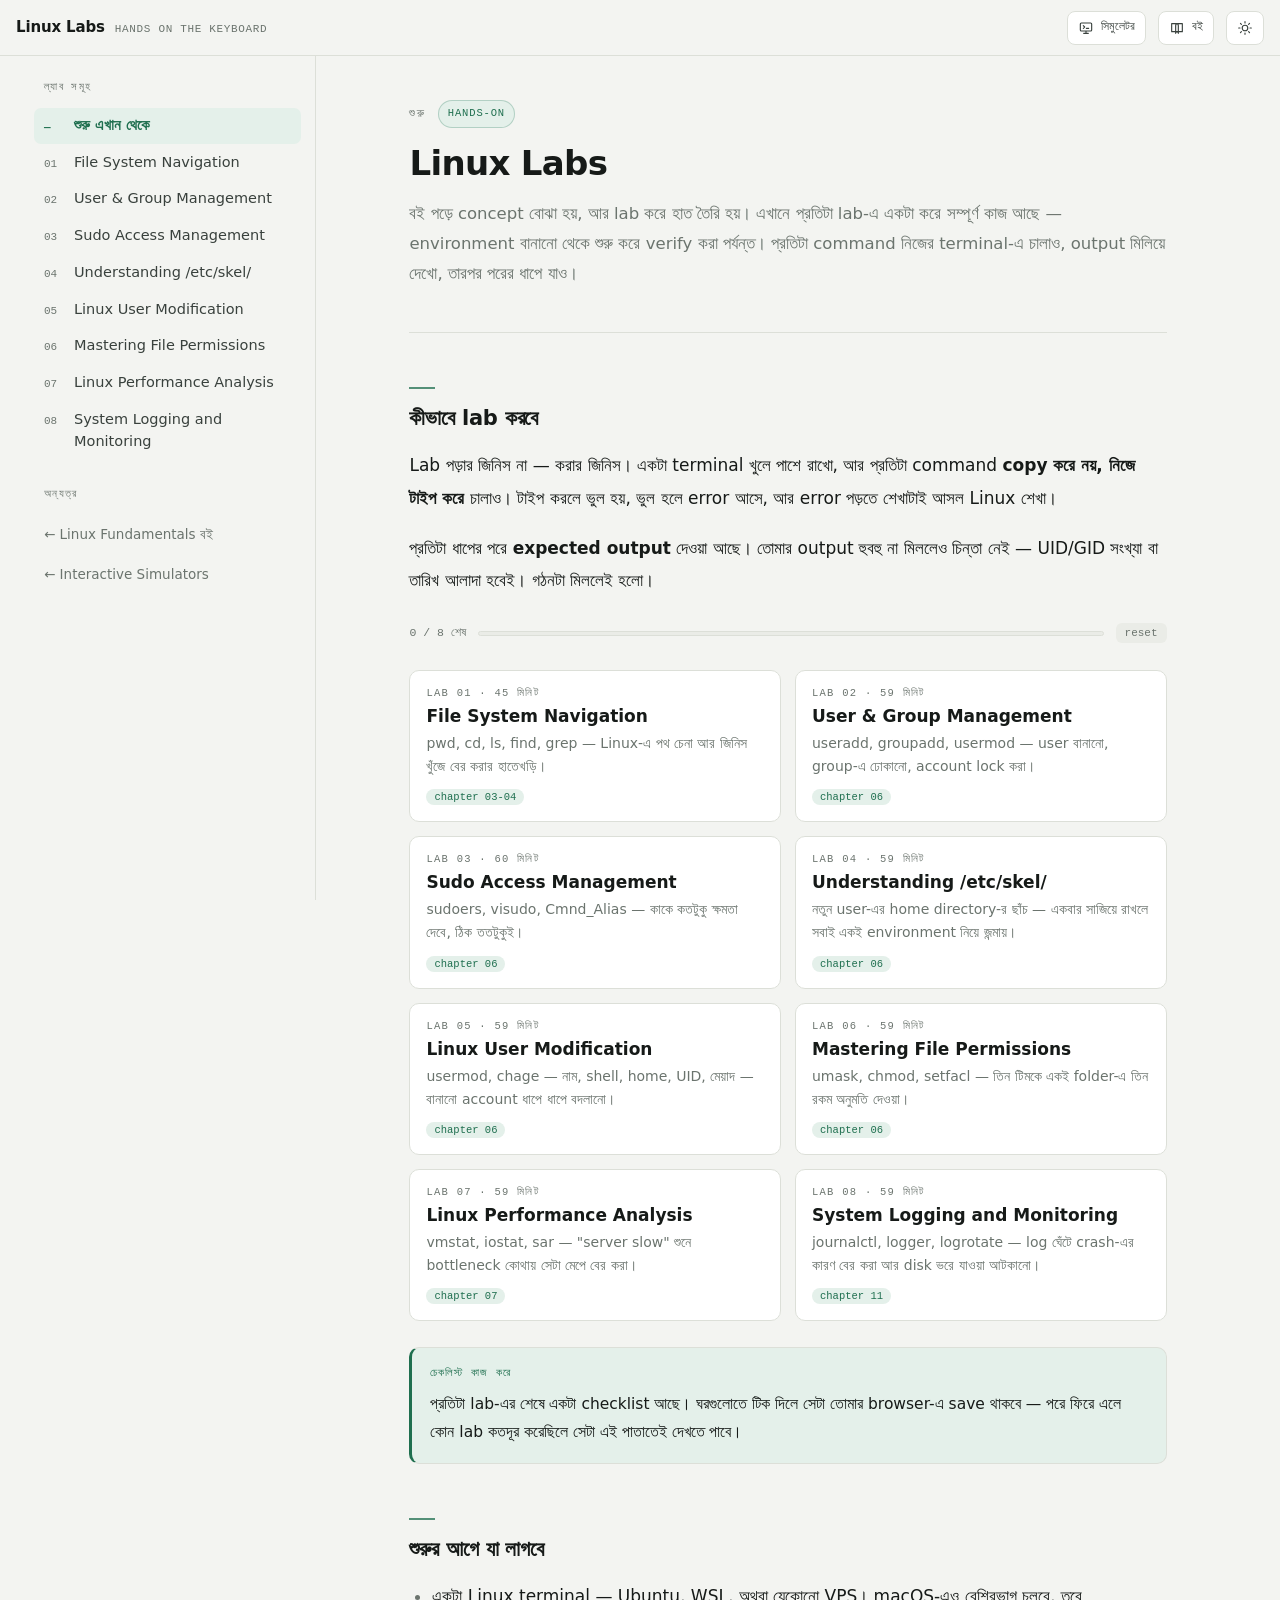
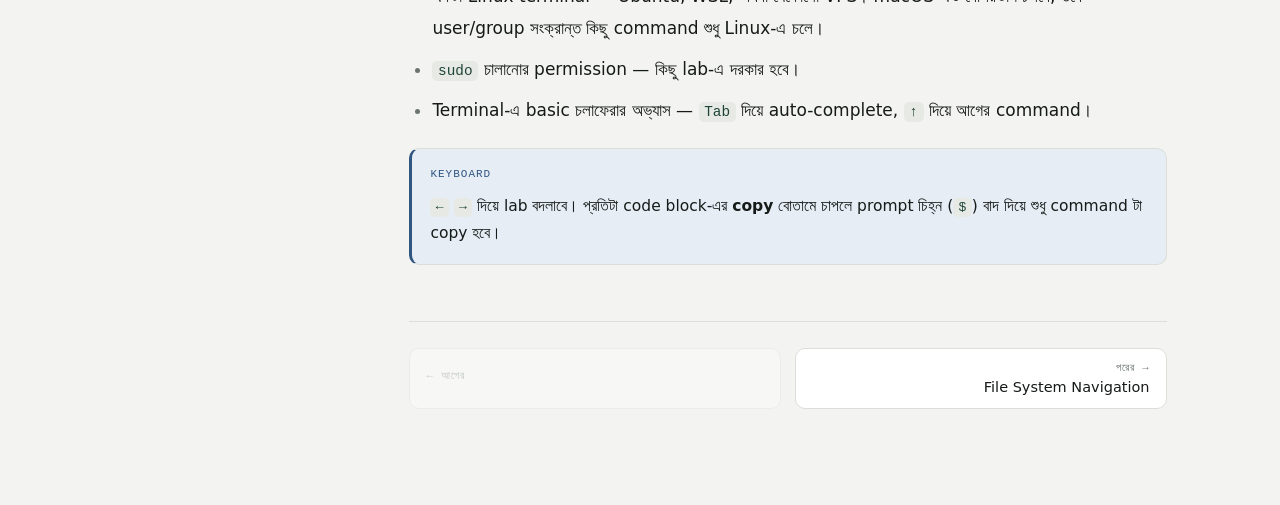
<file: labs.html>
<!DOCTYPE html>
<html lang="bn" data-theme="light">
<head>
<meta charset="UTF-8">
<meta name="viewport" content="width=device-width, initial-scale=1">
<title>Linux Labs — হাতে-কলমে অনুশীলন</title>
<link rel="stylesheet" href="assets/labs.css">
</head>
<body>

<div id="progress"></div>

<header class="topbar">
  <button class="iconbtn" id="menuBtn" aria-label="Menu">
    <svg viewBox="0 0 24 24"><path d="M4 7h16M4 12h16M4 17h16"/></svg>
  </button>
  <div class="brand">
    <b>Linux Labs</b>
    <span>hands on the keyboard</span>
  </div>
  <div class="spacer"></div>
  <a class="iconbtn" href="simulators.html" title="Interactive simulators">
    <svg viewBox="0 0 24 24"><path d="M5 4.5h14a1.5 1.5 0 0 1 1.5 1.5v9a1.5 1.5 0 0 1-1.5 1.5H5A1.5 1.5 0 0 1 3.5 15V6A1.5 1.5 0 0 1 5 4.5zM8.5 20h7M12 16.5V20"/><path d="M8 8.5l2 2-2 2M12.5 12.5h3.5"/></svg>
    <span>সিমুলেটর</span>
  </a>
  <a class="iconbtn" href="index.html" title="বইয়ে ফিরে যাও">
    <svg viewBox="0 0 24 24"><path d="M4 5.5h7a3 3 0 0 1 3 3V20a2.5 2.5 0 0 0-2.5-2.5H4zM20 5.5h-7a3 3 0 0 0-3 3V20a2.5 2.5 0 0 1 2.5-2.5H20z"/></svg>
    <span>বই</span>
  </a>
  <button class="iconbtn" id="themeBtn" aria-label="Theme" title="Dark / light">
    <svg id="themeIcon" viewBox="0 0 24 24"><circle cx="12" cy="12" r="4.2"/><path d="M12 2.5v2M12 19.5v2M2.5 12h2M19.5 12h2M5.2 5.2l1.4 1.4M17.4 17.4l1.4 1.4M18.8 5.2l-1.4 1.4M6.6 17.4l-1.4 1.4"/></svg>
  </button>
</header>

<div class="scrim" id="scrim"></div>

<div class="wrap">
  <aside id="sidebar">
    <div class="sec-label">ল্যাব সমূহ</div>
    <nav><ol id="toc"></ol></nav>
    <div class="sec-label">অন্যত্র</div>
    <a class="backlink" href="index.html">← Linux Fundamentals বই</a>
    <a class="backlink" href="simulators.html">← Interactive Simulators</a>
  </aside>

  <main>
    <div class="col" id="content">
      <!-- lab section গুলো labs/ ফোল্ডার থেকে এখানে load হয় -->

      <div class="pager">
        <button class="prevbtn" id="prevBtn"><span class="dir">← আগের</span><span id="prevLbl"></span></button>
        <button class="nextbtn" id="nextBtn"><span class="dir">পরের →</span><span id="nextLbl"></span></button>
      </div>
    </div>
  </main>
</div>

<script src="labs/manifest.js"></script>
<script src="assets/labs.js"></script>
</body>
</html>
</file>
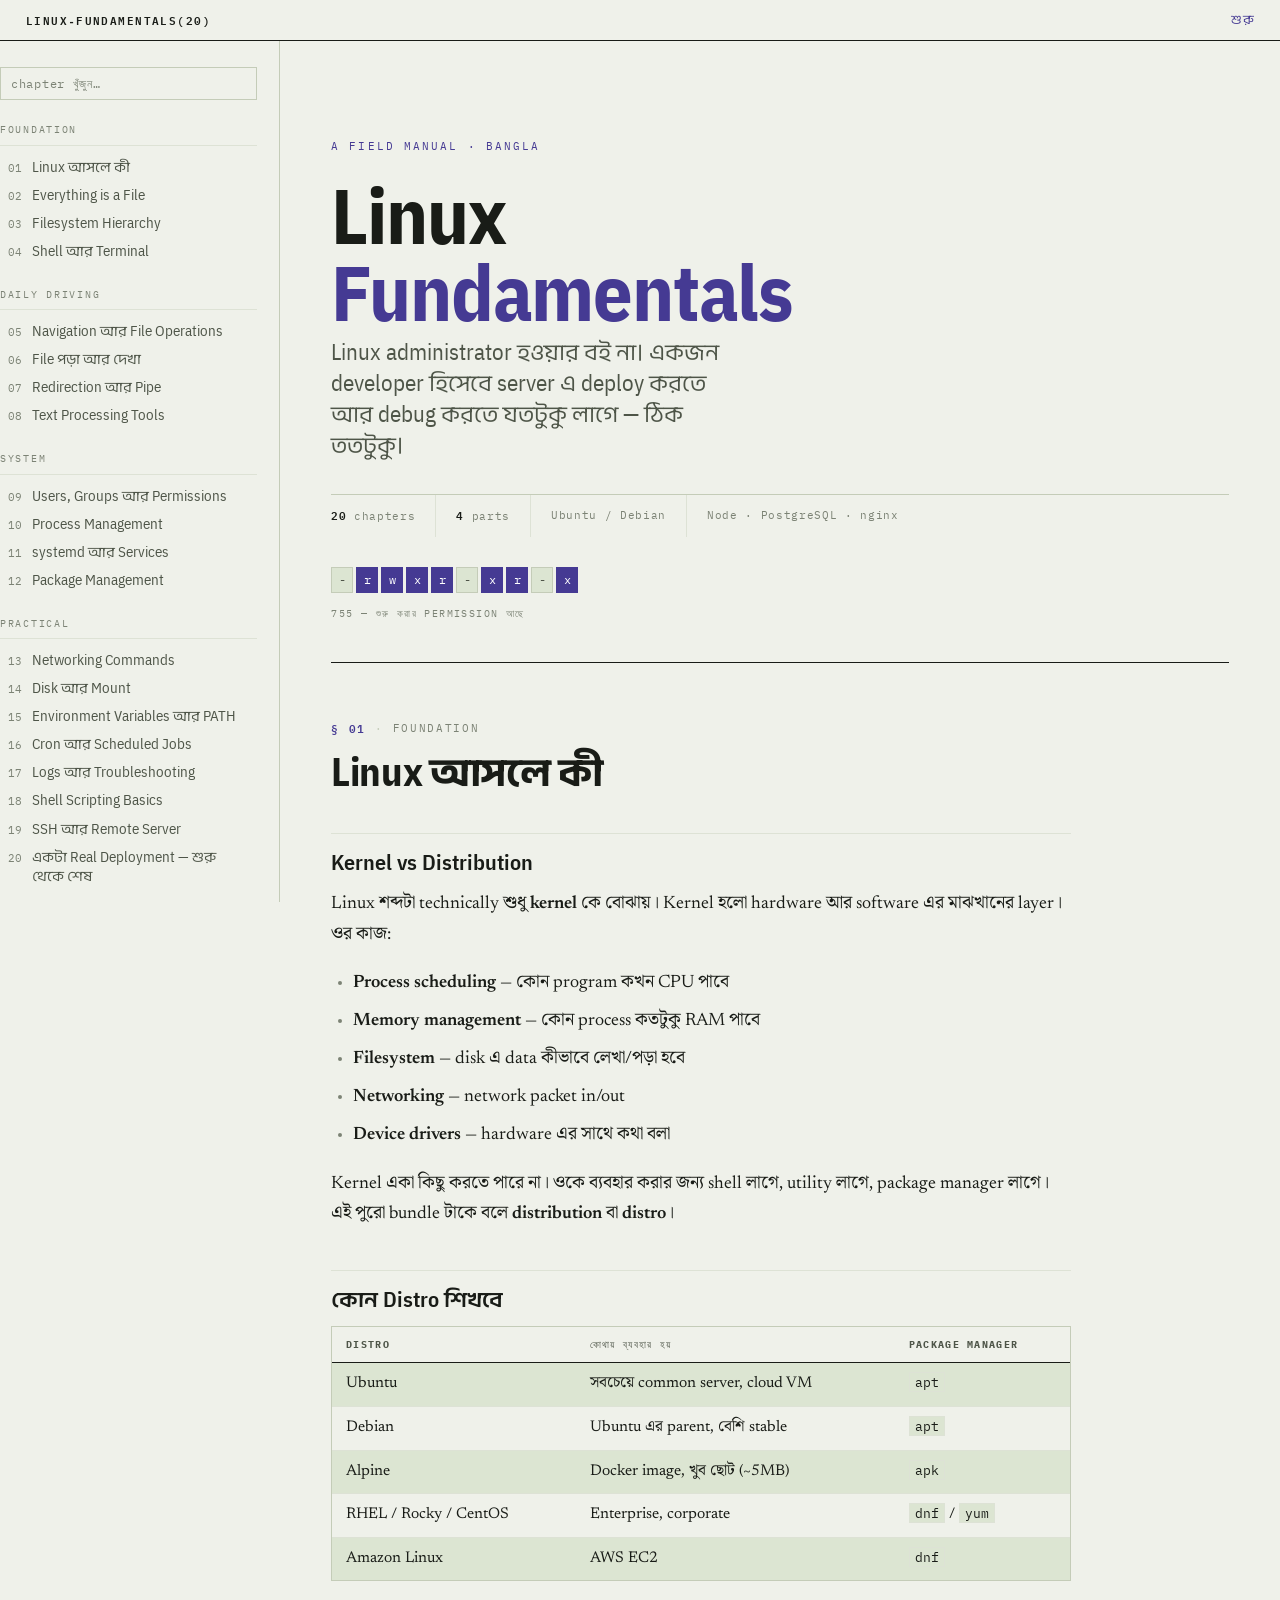
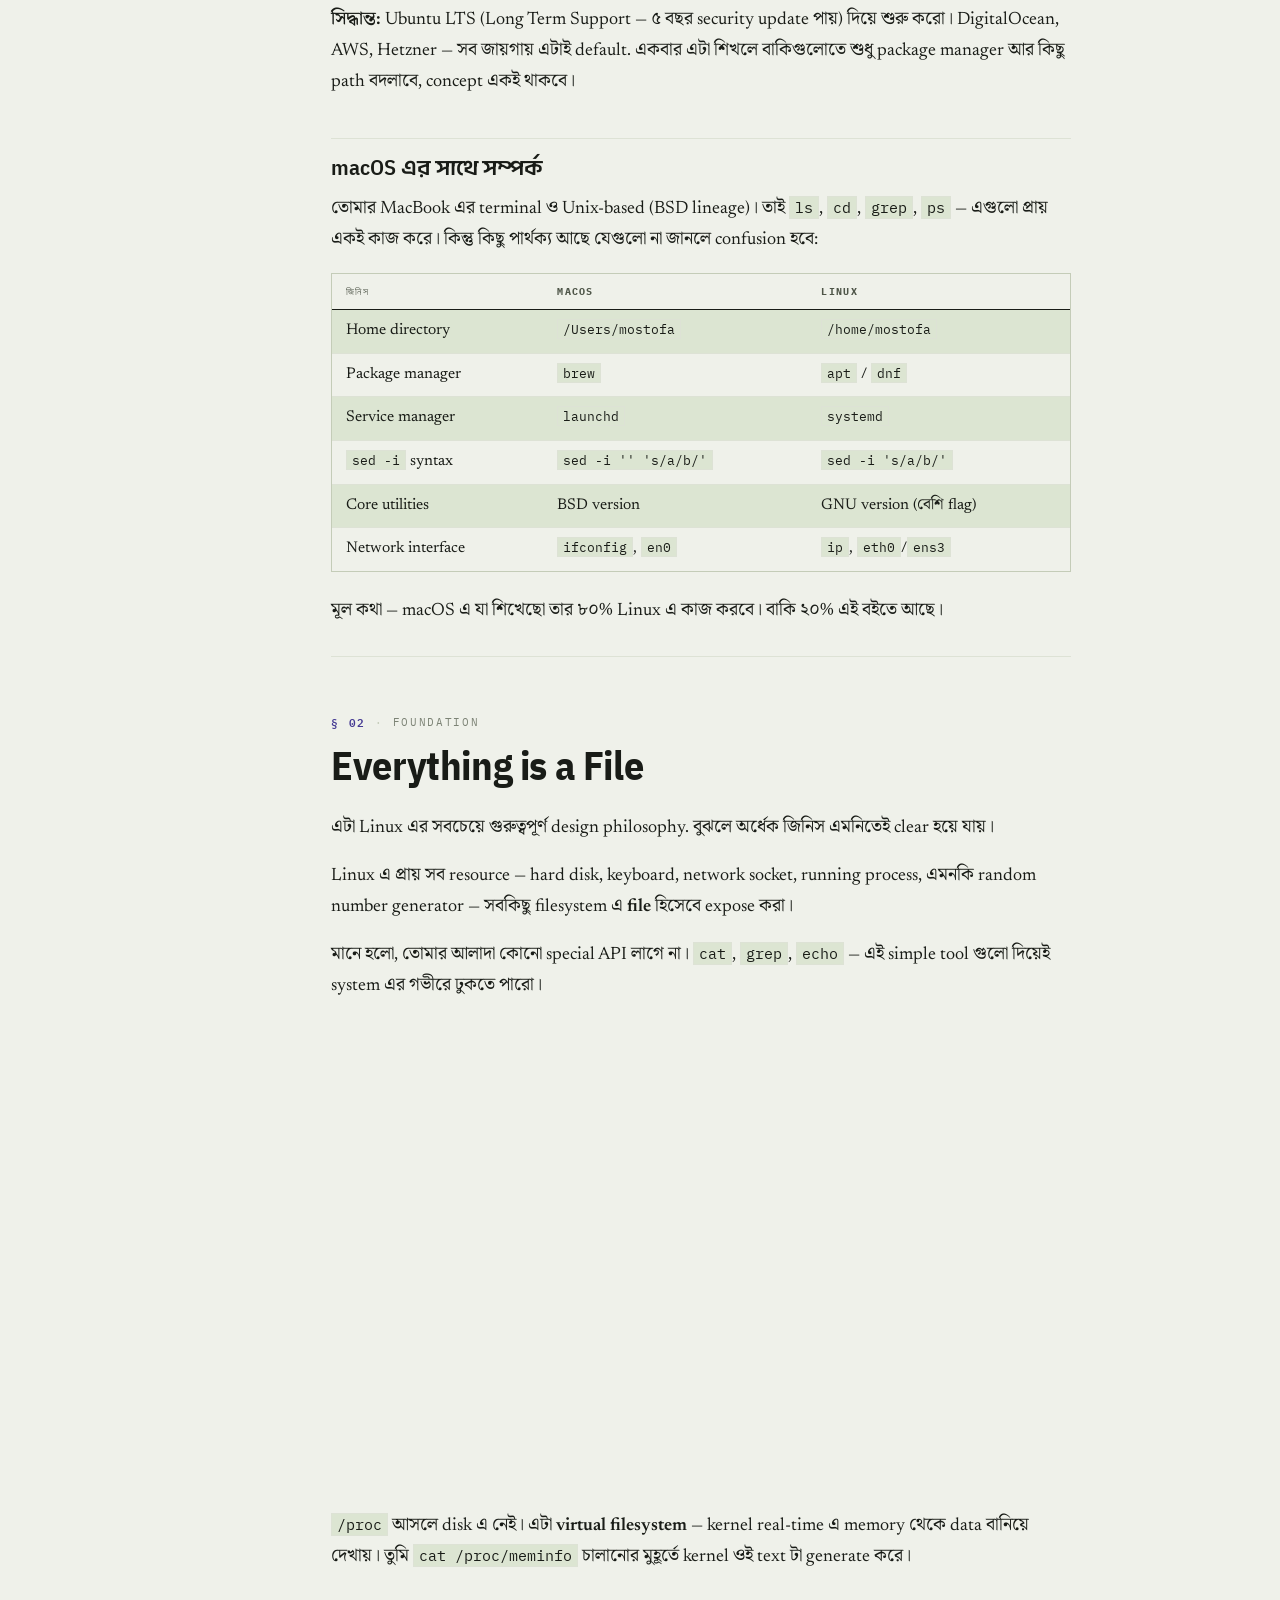
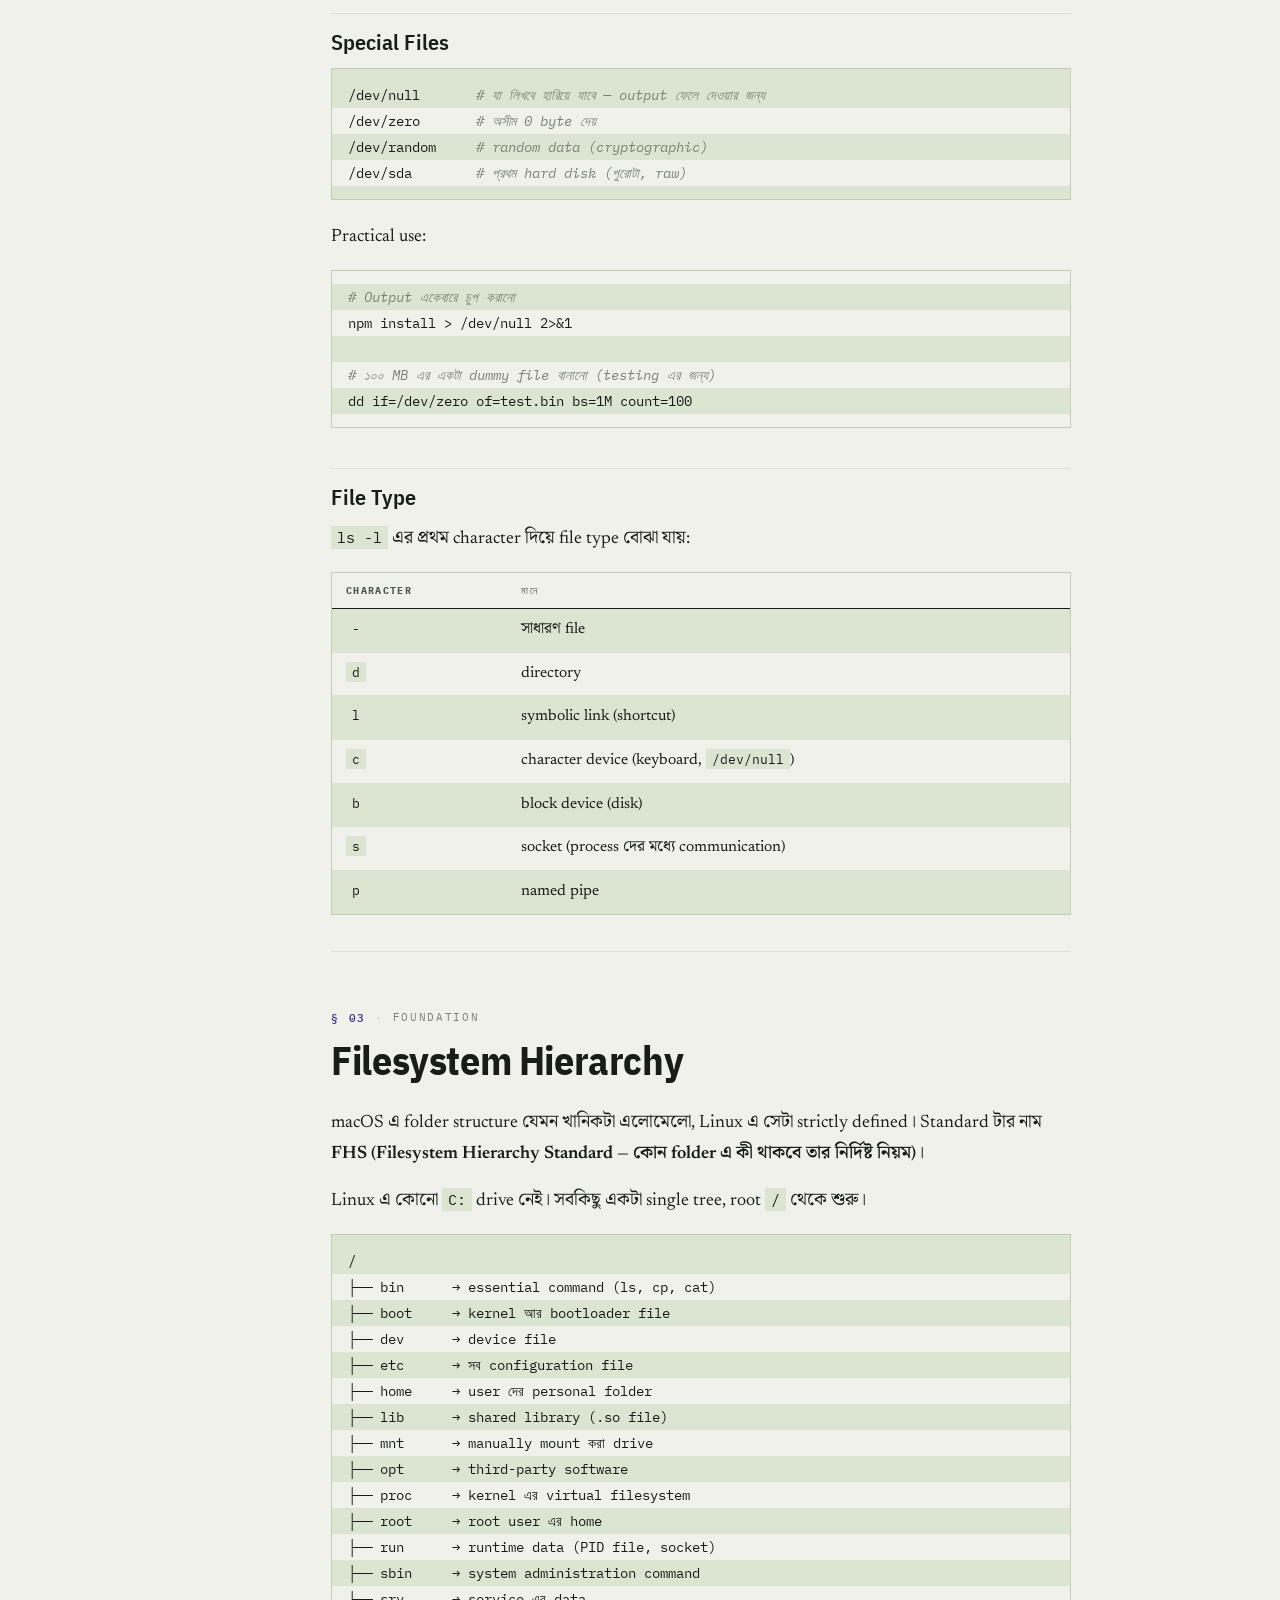
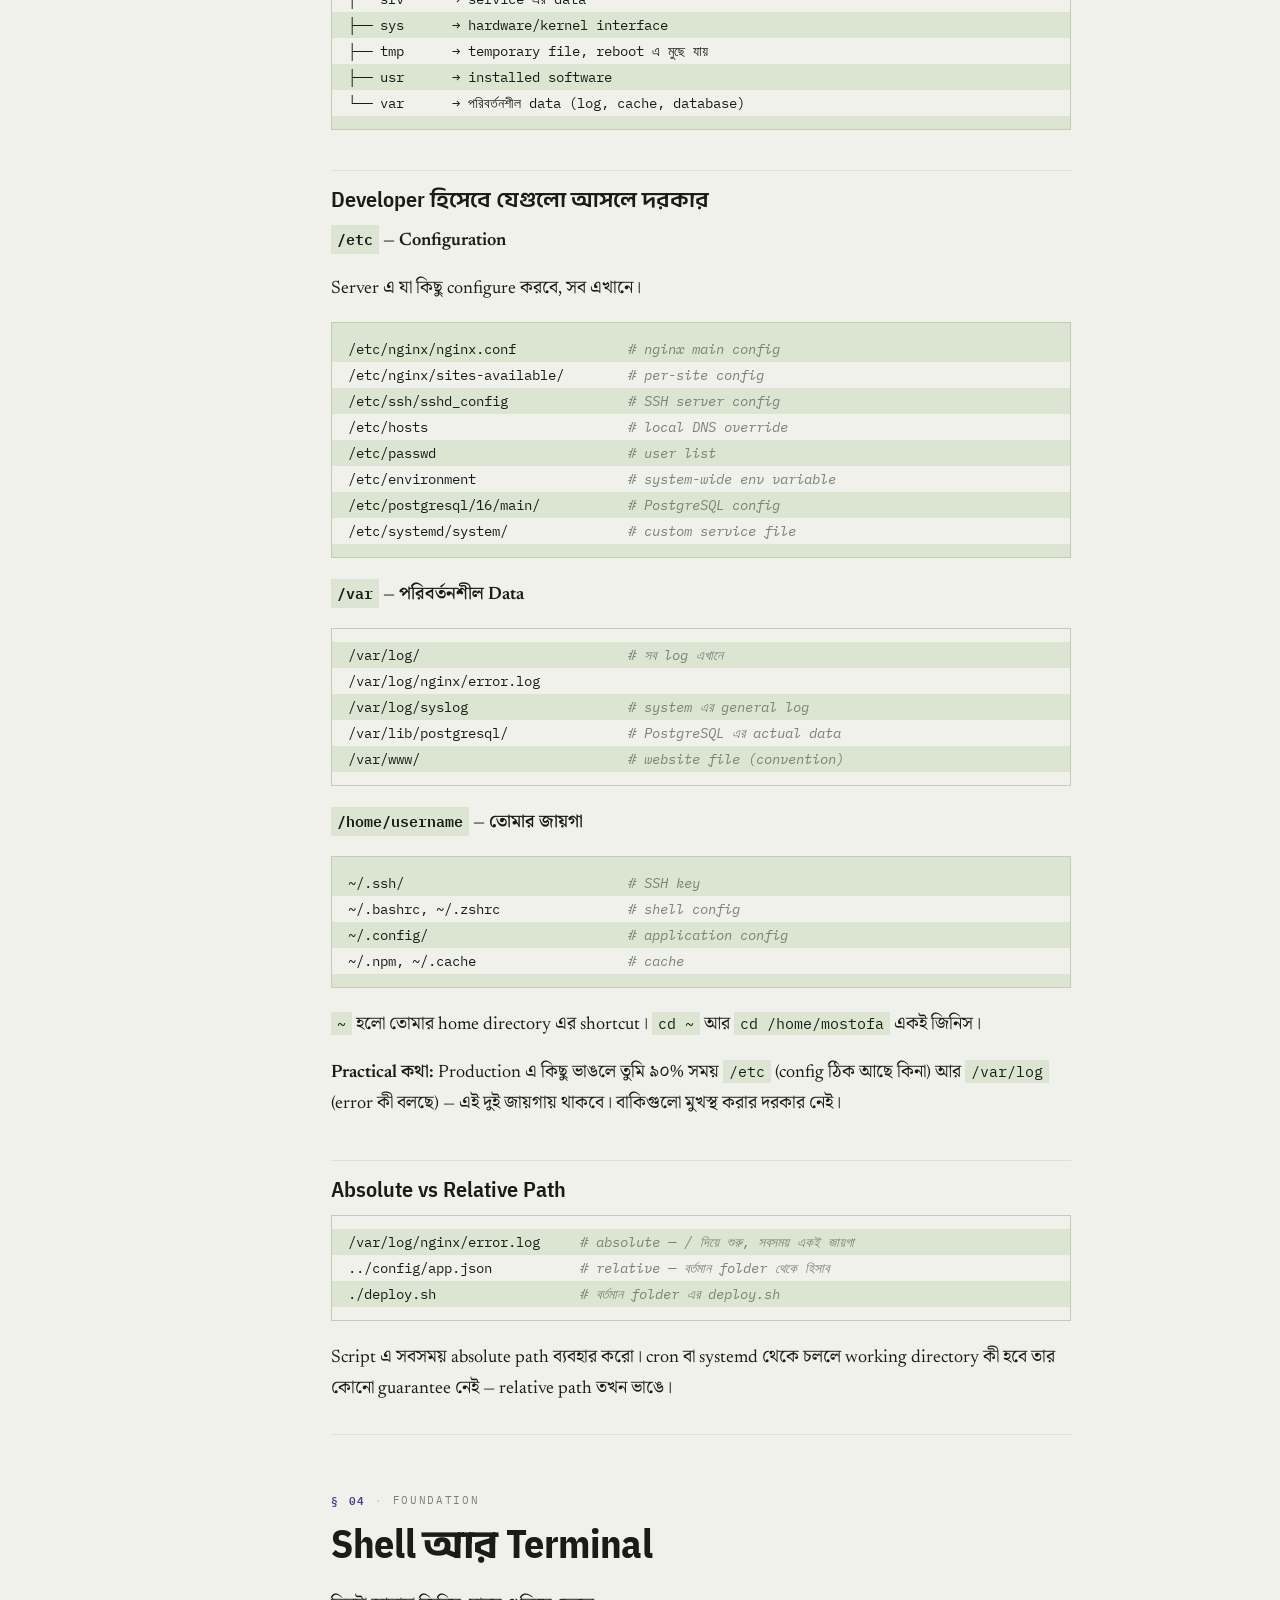
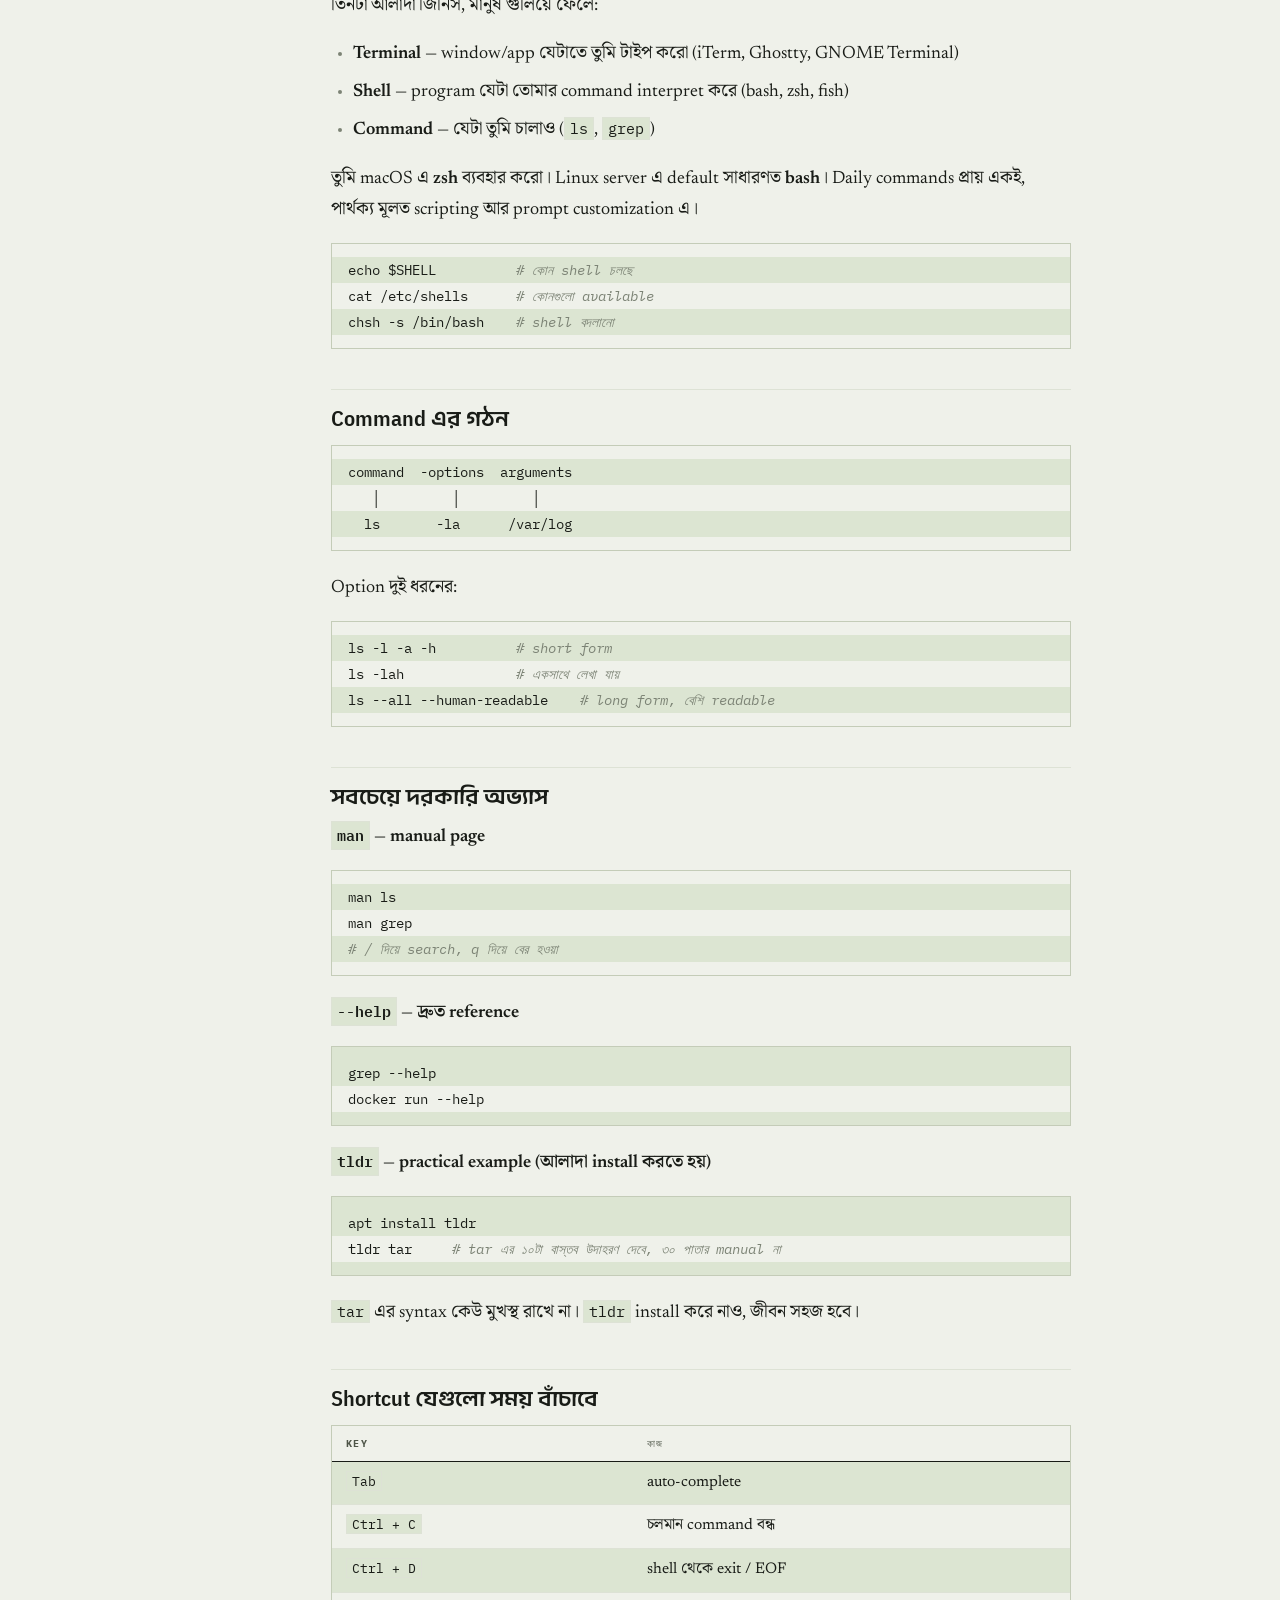
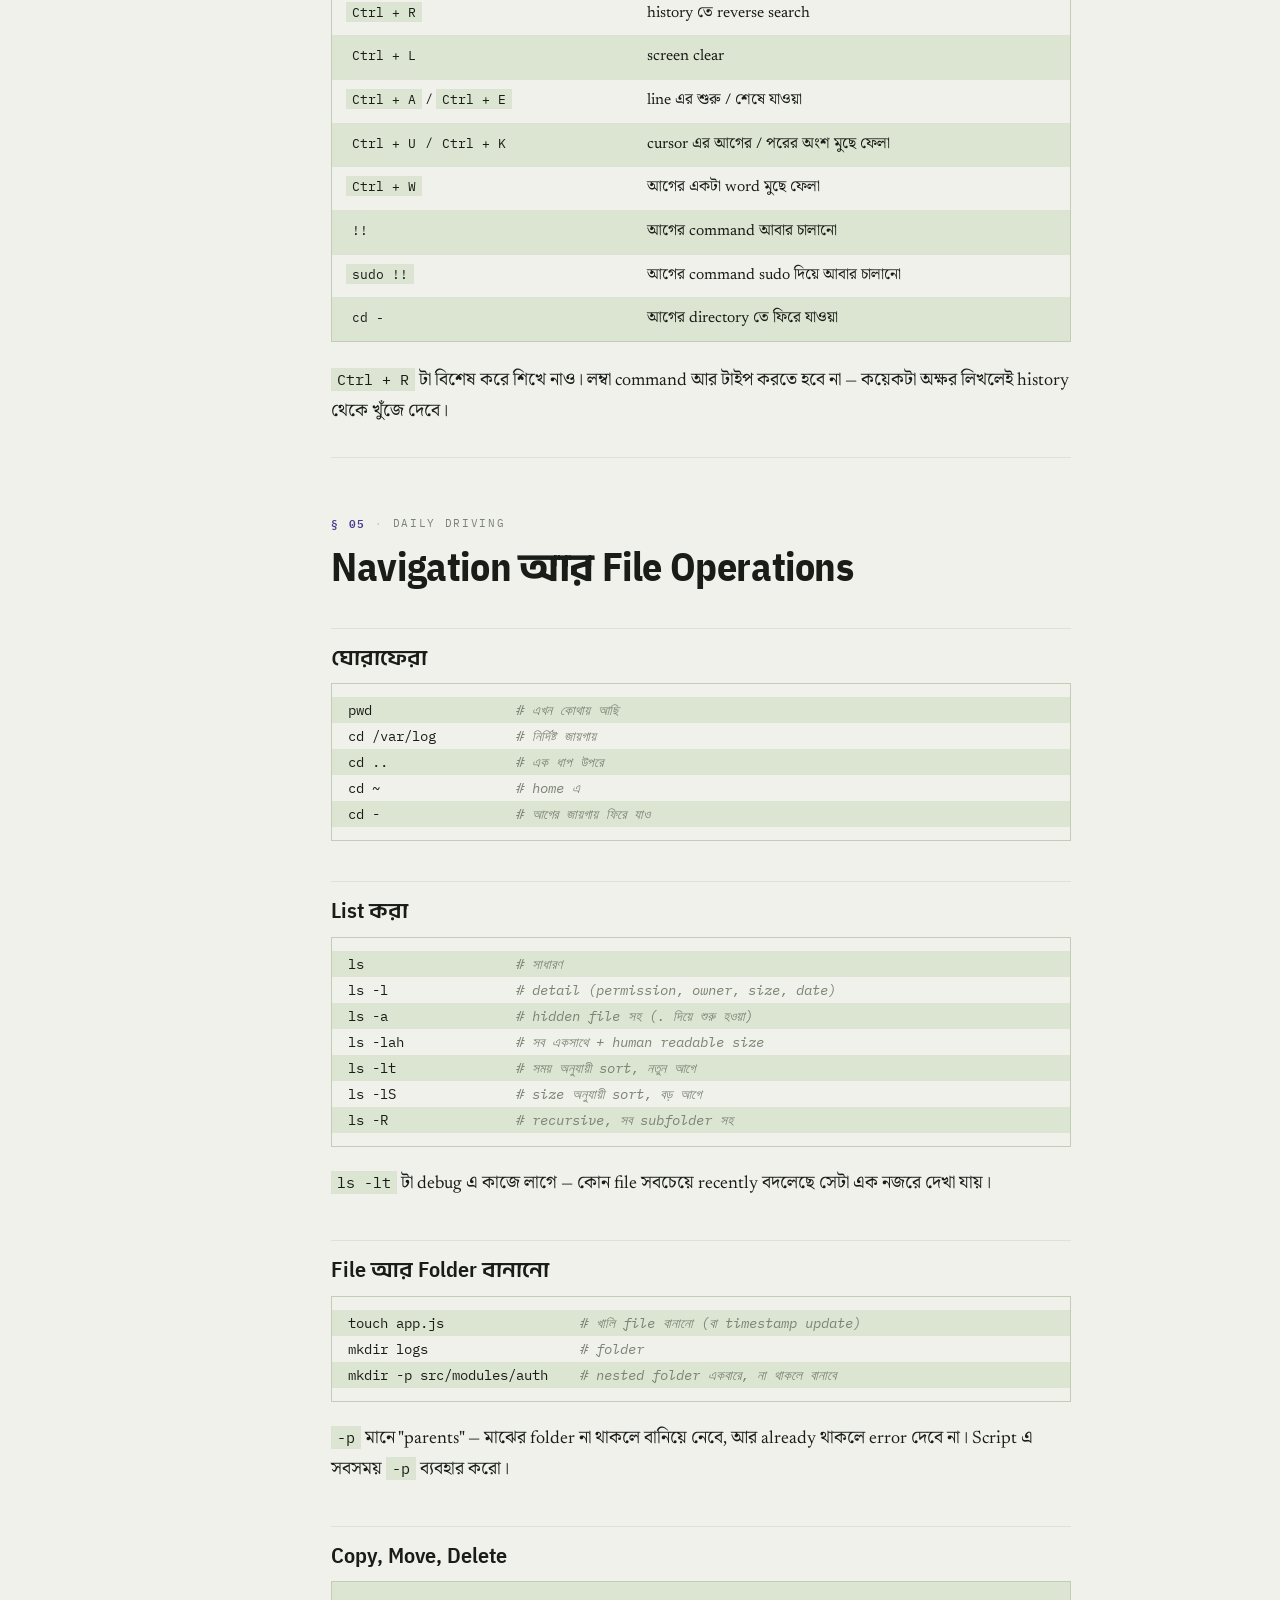
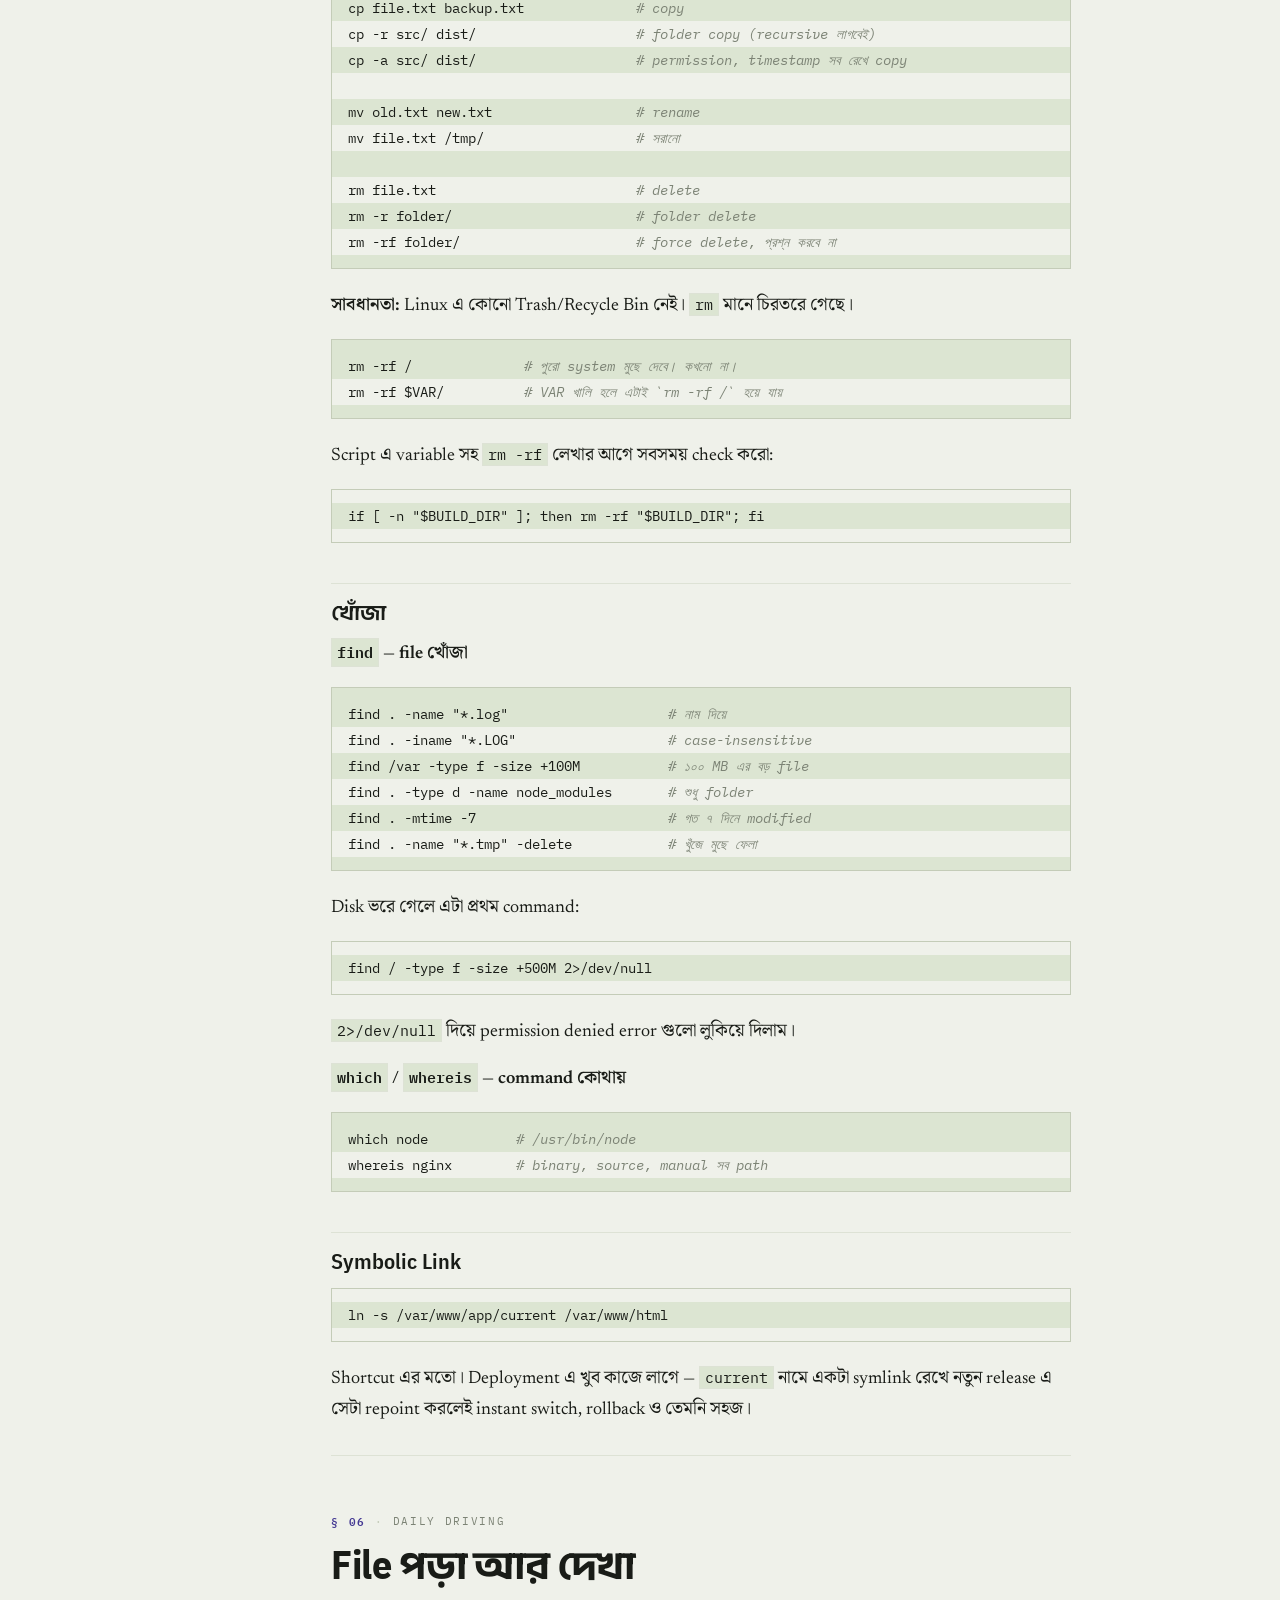
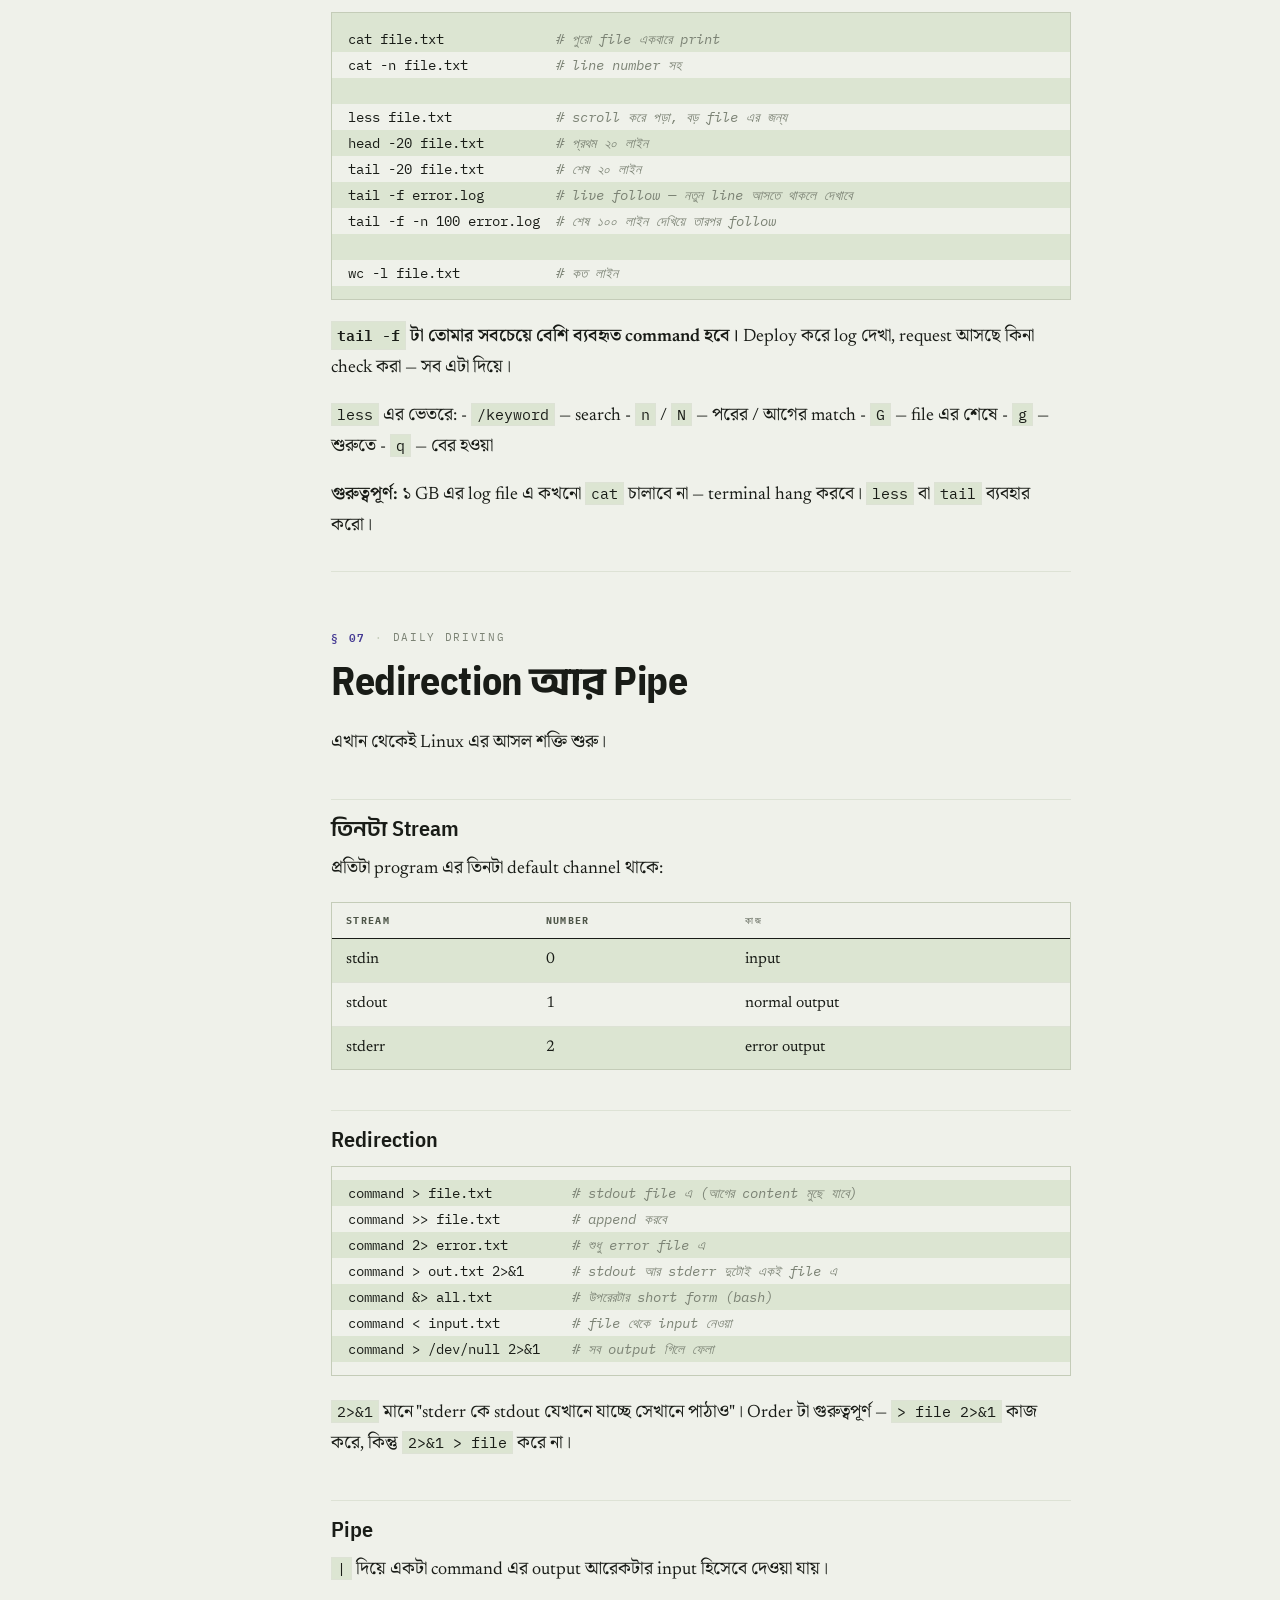
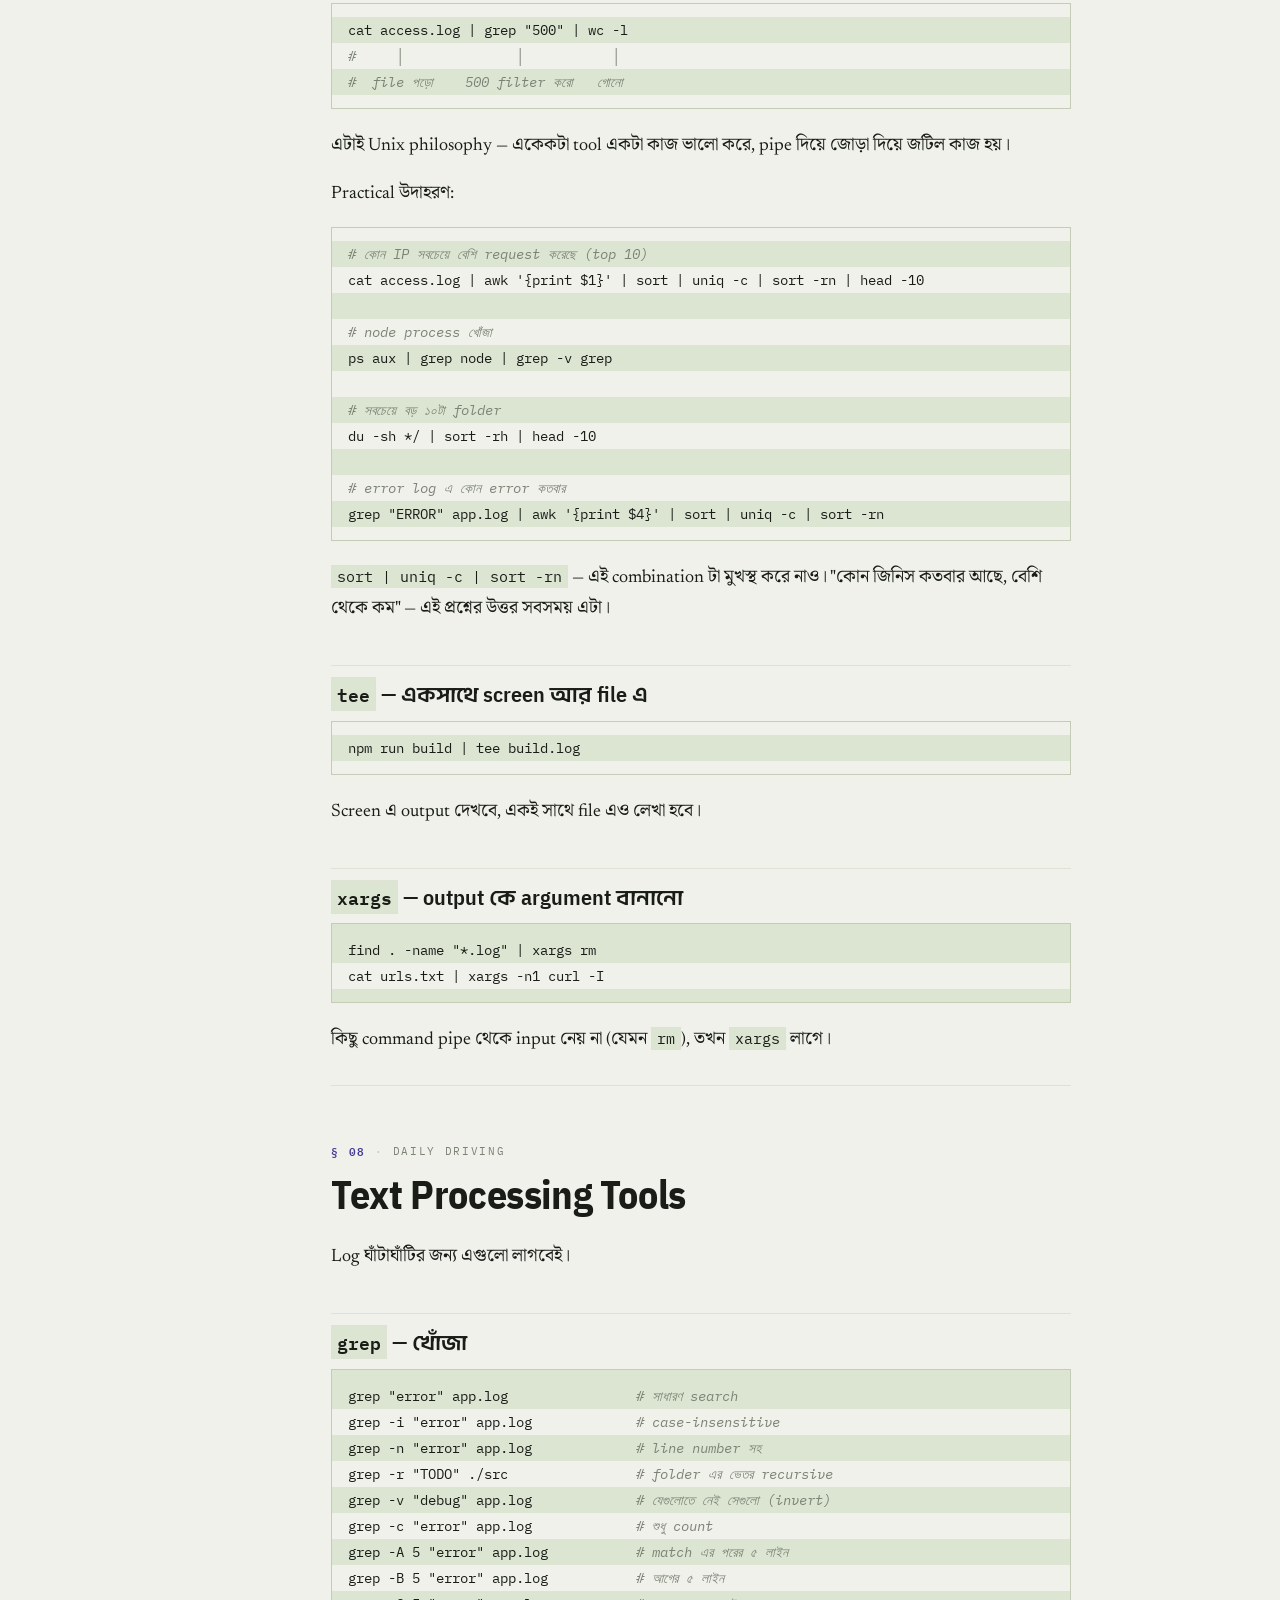
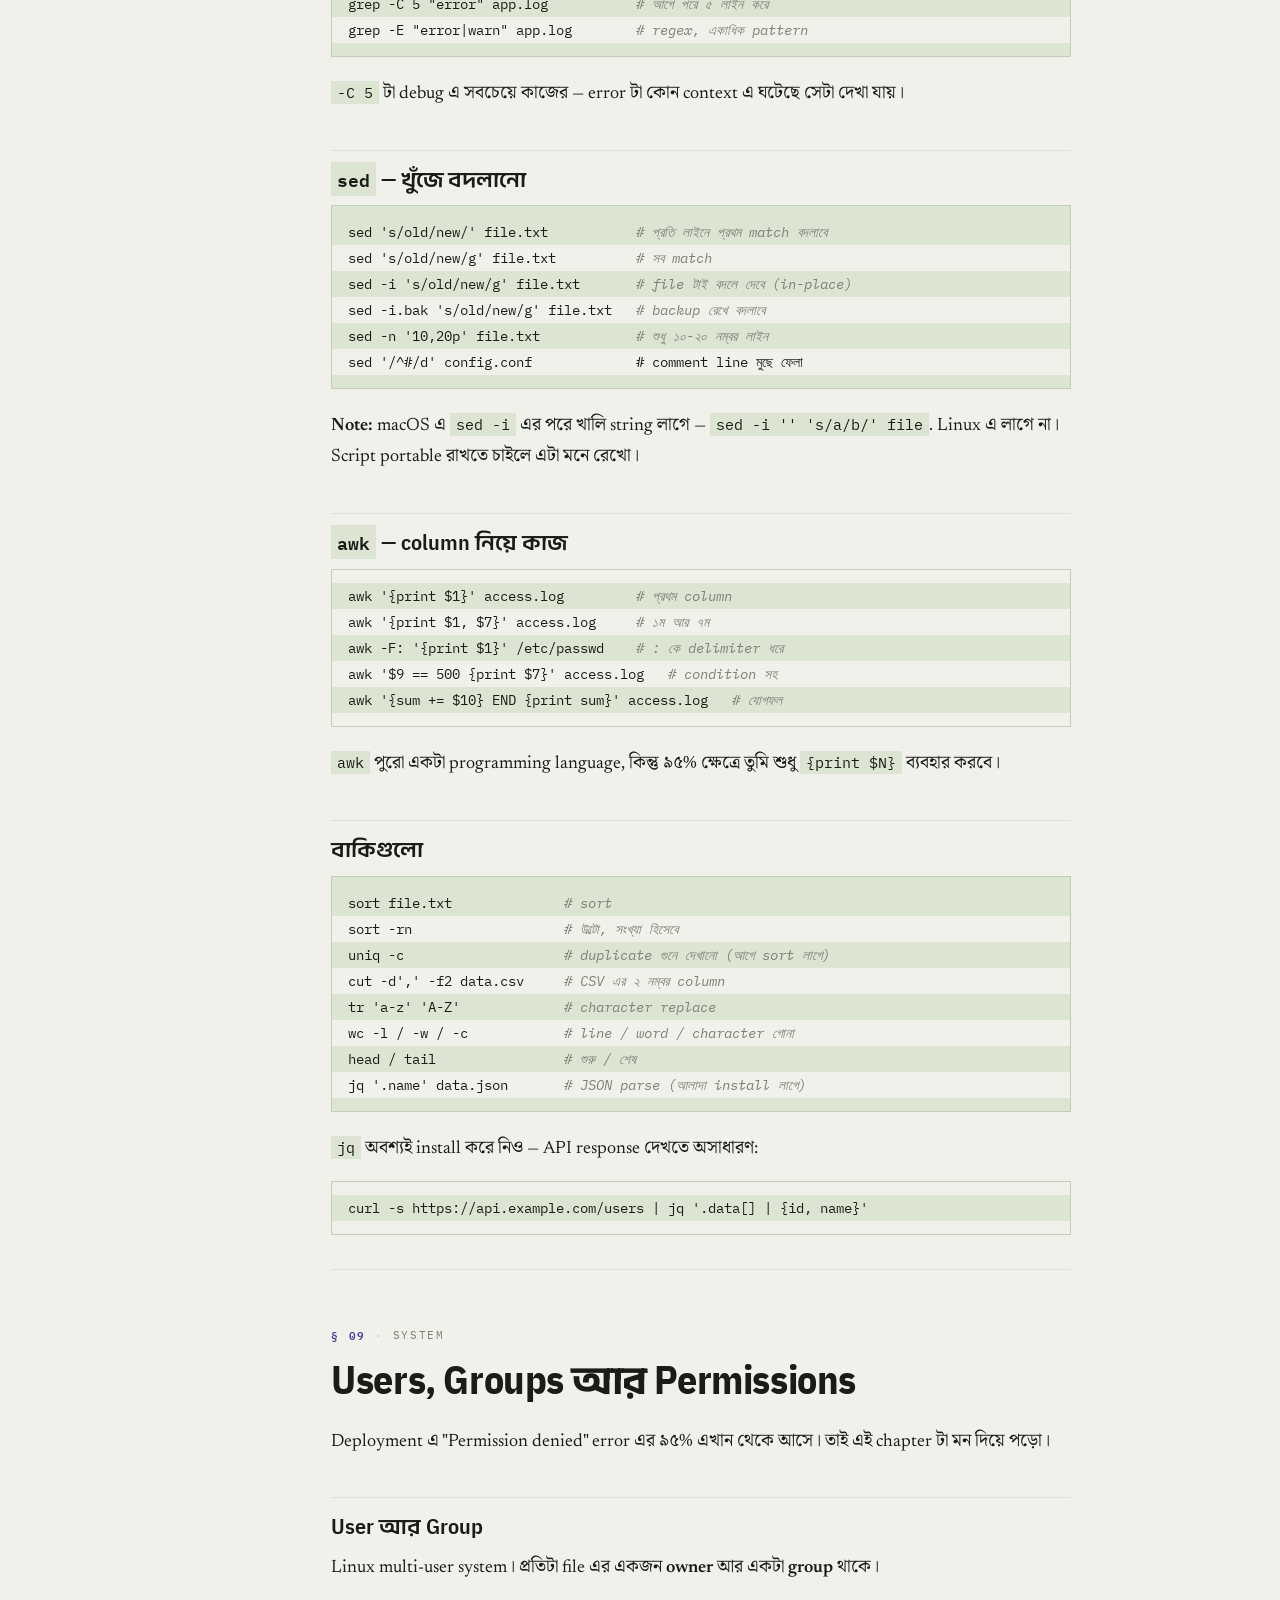
<file: linux-fundamentals.html>
<!DOCTYPE html>
<html lang="bn">
<head>
<meta charset="utf-8">
<meta name="viewport" content="width=device-width, initial-scale=1">
<title>Linux Fundamentals — Developer এর জন্য</title>
<link rel="preconnect" href="https://fonts.googleapis.com">
<link rel="preconnect" href="https://fonts.gstatic.com" crossorigin>
<link href="https://fonts.googleapis.com/css2?family=IBM+Plex+Sans+Condensed:wght@400;600;700&family=IBM+Plex+Mono:wght@400;500;600&family=Newsreader:opsz,wght@6..72,400;6..72,500;6..72,600&family=Anek+Bangla:wdth,wght@75..100,400..700&family=Noto+Serif+Bengali:wght@400;500;600&display=swap" rel="stylesheet">
<style>
:root{
  --paper:#EFF1EA;
  --bar:#DCE5D2;
  --bar-soft:#E5EBDE;
  --ink:#191C17;
  --ink-2:#4E5548;
  --ink-3:#7C8375;
  --rule:#C4CCB8;
  --rule-2:#DDE2D5;
  --ditto:#453A93;
  --ditto-2:#EDEAF8;
  --display:"IBM Plex Sans Condensed","Anek Bangla",sans-serif;
  --body:"Newsreader","Noto Serif Bengali",Georgia,serif;
  --mono:"IBM Plex Mono",ui-monospace,Menlo,monospace;
  --nav:280px;
  --code-lh:26px;
}
*{box-sizing:border-box}
html{scroll-behavior:smooth;-webkit-text-size-adjust:100%}
@media (prefers-reduced-motion:reduce){html{scroll-behavior:auto}*{animation:none!important;transition:none!important}}
body{
  margin:0;background:var(--paper);color:var(--ink);
  font-family:var(--body);font-size:18px;line-height:1.72;
  font-synthesis-weight:none;
}

/* ── masthead ─────────────────────────── */
.mast{
  position:sticky;top:0;z-index:60;background:var(--paper);
  border-bottom:1px solid var(--ink);
  display:flex;align-items:center;gap:14px;
  padding:9px clamp(14px,3vw,26px);
  font-family:var(--mono);font-size:11px;letter-spacing:.13em;text-transform:uppercase;
}
.mast b{font-weight:600;letter-spacing:.13em}
.mast .rt{margin-left:auto;display:flex;align-items:center;gap:12px;color:var(--ink-3);min-width:0}
#running{color:var(--ditto);white-space:nowrap;overflow:hidden;text-overflow:ellipsis;max-width:38vw;
  font-family:var(--display);font-size:13px;letter-spacing:.02em;text-transform:none}
.pbar{position:absolute;left:0;bottom:-1px;height:2px;background:var(--ditto);width:0}
#menu{display:none;font:inherit;letter-spacing:.13em;text-transform:uppercase;background:none;
  border:1px solid var(--rule);border-radius:0;padding:5px 10px;cursor:pointer;color:var(--ink)}

.wrap{display:grid;grid-template-columns:var(--nav) minmax(0,1fr);
  max-width:1320px;margin:0 auto;align-items:start}

/* ── contents ─────────────────────────── */
.nav{position:sticky;top:39px;height:calc(100vh - 39px);overflow-y:auto;
  padding:26px 22px 60px 0;border-right:1px solid var(--rule);scrollbar-width:thin}
.filter{width:100%;font-family:var(--mono);font-size:12px;padding:8px 10px;color:var(--ink);
  background:transparent;border:1px solid var(--rule);border-radius:0;margin-bottom:22px}
.filter:focus{outline:2px solid var(--ditto);outline-offset:-1px;border-color:var(--ditto)}
.filter::placeholder{color:var(--ink-3);letter-spacing:.06em}
.navgroup{margin-bottom:22px}
.navlabel{font-family:var(--mono);font-size:9.5px;letter-spacing:.18em;color:var(--ink-3);
  padding-bottom:6px;margin-bottom:7px;border-bottom:1px solid var(--rule-2)}
.nav ul{list-style:none;margin:0;padding:0}
.nav a{display:flex;gap:10px;align-items:baseline;text-decoration:none;color:var(--ink-2);
  padding:4px 8px 4px 6px;border-left:2px solid transparent;transition:.14s}
.nn{font-family:var(--mono);font-size:10.5px;color:var(--ink-3);flex:none;padding-top:2px}
.nt{font-family:var(--display);font-size:14.5px;line-height:1.35}
.nav a:hover{color:var(--ink);background:var(--bar-soft)}
.nav a.on{color:var(--ditto);border-left-color:var(--ditto);background:var(--ditto-2)}
.nav a.on .nn{color:var(--ditto)}
.nav a:focus-visible{outline:2px solid var(--ditto);outline-offset:-2px}
.nav li.hide{display:none}

/* ── page ─────────────────────────────── */
main{padding:0 clamp(16px,4vw,64px) 120px;min-width:0}
.hero{padding:clamp(46px,9vw,96px) 0 40px;border-bottom:1px solid var(--ink)}
.hero .tag{font-family:var(--mono);font-size:10.5px;letter-spacing:.2em;color:var(--ditto);
  text-transform:uppercase;margin-bottom:22px}
.hero h1{font-family:var(--display);font-weight:700;letter-spacing:-.015em;
  font-size:clamp(40px,7.4vw,78px);line-height:.98;margin:0 0 6px}
.hero h1 em{font-style:normal;color:var(--ditto)}
.hero .sub{font-family:var(--display);font-weight:400;font-size:clamp(17px,2.2vw,23px);
  color:var(--ink-2);max-width:34ch;line-height:1.35;margin:0 0 34px}
.meta{display:flex;flex-wrap:wrap;gap:0;border-top:1px solid var(--rule);
  font-family:var(--mono);font-size:11px;letter-spacing:.06em}
.meta div{padding:11px 20px 11px 0;margin-right:20px;border-right:1px solid var(--rule-2);color:var(--ink-3)}
.meta div:last-child{border:0}
.meta b{color:var(--ink);font-weight:600}

/* mode strip — signature */
.strip{display:inline-flex;gap:3px;margin:30px 0 0;padding:0}
.strip i{width:22px;height:26px;display:grid;place-items:center;font-family:var(--mono);
  font-size:12px;font-style:normal;background:var(--bar);color:var(--ink-2);border:1px solid var(--rule)}
.strip i.x{background:var(--ditto);color:#fff;border-color:var(--ditto)}
.striplab{font-family:var(--mono);font-size:10px;letter-spacing:.14em;color:var(--ink-3);
  margin-top:9px;text-transform:uppercase}

/* ── chapters ─────────────────────────── */
.ch{padding:56px 0 12px;border-bottom:1px solid var(--rule-2);max-width:74ch;scroll-margin-top:56px}
.ch:last-child{border:0}
.eyebrow{display:flex;align-items:center;gap:9px;font-family:var(--mono);font-size:10.5px;
  letter-spacing:.16em;color:var(--ink-3);text-transform:uppercase;margin-bottom:12px}
.eyebrow .sec{color:var(--ditto);font-weight:600}
.eyebrow .dot{color:var(--rule)}
.chh h2{font-family:var(--display);font-weight:700;font-size:clamp(27px,3.7vw,40px);
  line-height:1.1;letter-spacing:-.01em;margin:0 0 26px}
.ch h3{font-family:var(--display);font-weight:600;font-size:22px;line-height:1.3;
  margin:40px 0 12px;padding-top:14px;border-top:1px solid var(--rule-2)}
.ch h4{font-family:var(--display);font-weight:600;font-size:17px;margin:26px 0 8px}
.ch p{margin:0 0 17px}
.ch ul,.ch ol{margin:0 0 18px;padding-left:22px}
.ch li{margin-bottom:7px}
.ch li::marker{color:var(--ink-3)}
.ch a{color:var(--ditto)}
.ch strong{font-weight:600;color:var(--ink)}
.ch em{font-style:italic}

/* inline code */
.ch :not(pre)>code{font-family:var(--mono);font-size:.82em;background:var(--bar);
  padding:1px 5px;border:1px solid var(--rule-2);white-space:nowrap}

/* blockquote */
.ch blockquote{margin:0 0 24px;padding:14px 20px;background:var(--ditto-2);
  border-left:2px solid var(--ditto);font-size:16.5px;color:var(--ink-2)}
.ch blockquote p:last-child{margin:0}

/* ── greenbar code ────────────────────── */
.ch pre{position:relative;margin:0 0 22px;border:1px solid var(--rule);
  background:var(--paper);overflow:hidden}
.ch pre>code{display:block;font-family:var(--mono);font-size:13.5px;line-height:var(--code-lh);
  padding:13px 16px;overflow-x:auto;white-space:pre;
  background-image:repeating-linear-gradient(to bottom,
    var(--bar) 0 var(--code-lh), transparent var(--code-lh) calc(var(--code-lh)*2));
  background-position:0 13px;background-attachment:local}
.ch pre .cm{color:var(--ink-3);font-style:italic}
.copy{position:absolute;top:0;right:0;font-family:var(--mono);font-size:9.5px;letter-spacing:.12em;
  text-transform:uppercase;background:var(--paper);color:var(--ink-3);border:0;
  border-left:1px solid var(--rule);border-bottom:1px solid var(--rule);
  padding:5px 9px;cursor:pointer;opacity:0;transition:.15s}
.ch pre:hover .copy,.copy:focus-visible{opacity:1}
.copy:hover{color:var(--ditto)}
.copy.ok{color:var(--ditto);opacity:1}

/* ── tables (greenbar rows) ───────────── */
.tw{overflow-x:auto;margin:0 0 24px;border:1px solid var(--rule)}
.ch table{border-collapse:collapse;width:100%;font-size:15.5px;background:var(--paper)}
.ch th{font-family:var(--mono);font-size:10px;letter-spacing:.13em;text-transform:uppercase;
  text-align:left;padding:9px 14px;border-bottom:1px solid var(--ink);color:var(--ink-2);white-space:nowrap}
.ch td{padding:8px 14px;vertical-align:top;border-bottom:1px solid var(--rule-2)}
.ch tbody tr:nth-child(odd){background:var(--bar)}
.ch tr:last-child td{border-bottom:0}
.ch td code{white-space:nowrap}

footer{border-top:1px solid var(--ink);padding:26px clamp(16px,4vw,64px) 60px;
  font-family:var(--mono);font-size:11px;letter-spacing:.08em;color:var(--ink-3);
  display:flex;gap:16px;flex-wrap:wrap}
footer a{color:var(--ditto)}
.top{margin-left:auto;background:none;border:1px solid var(--rule);color:var(--ink-2);
  font:inherit;letter-spacing:.12em;text-transform:uppercase;padding:5px 11px;cursor:pointer}
.top:hover{border-color:var(--ditto);color:var(--ditto)}

/* ── responsive ───────────────────────── */
@media (max-width:960px){
  .wrap{grid-template-columns:1fr}
  #menu{display:block}
  .nav{position:fixed;inset:39px auto 0 0;width:min(320px,86vw);height:calc(100vh - 39px);
    background:var(--paper);border-right:1px solid var(--ink);z-index:55;
    padding:22px 20px 60px;transform:translateX(-101%);transition:transform .22s ease}
  .nav.open{transform:none;box-shadow:24px 0 60px rgba(25,28,23,.13)}
  .scrim{position:fixed;inset:39px 0 0;background:rgba(25,28,23,.35);z-index:50;display:none}
  .scrim.on{display:block}
  body{font-size:17px}
  .ch pre>code{font-size:12.5px}
  #running{max-width:34vw}
}
@media (max-width:520px){
  .meta div{border-right:0;padding-right:0;margin-right:16px}
  .ch{padding-top:40px}
}
</style>
</head>
<body>

<div class="mast">
  <button id="menu" aria-label="সূচিপত্র" aria-expanded="false">Contents</button>
  <b>Linux&#8209;Fundamentals(20)</b>
  <div class="rt">
    <span id="running">শুরু</span>
  </div>
  <div class="pbar" id="pbar"></div>
</div>

<div class="scrim" id="scrim"></div>

<div class="wrap">
  <aside class="nav" id="nav" aria-label="সূচিপত্র">
    <input class="filter" id="filter" type="search" placeholder="chapter খুঁজুন…" aria-label="chapter filter">
    <div id="navlist">
<div class="navgroup"><div class="navlabel">FOUNDATION</div><ul>
<li><a href="#s-1" data-t="linux আসলে কী"><span class="nn">01</span><span class="nt">Linux আসলে কী</span></a></li>
<li><a href="#s-2" data-t="everything is a file"><span class="nn">02</span><span class="nt">Everything is a File</span></a></li>
<li><a href="#s-3" data-t="filesystem hierarchy"><span class="nn">03</span><span class="nt">Filesystem Hierarchy</span></a></li>
<li><a href="#s-4" data-t="shell আর terminal"><span class="nn">04</span><span class="nt">Shell আর Terminal</span></a></li>
</ul></div>
<div class="navgroup"><div class="navlabel">DAILY DRIVING</div><ul>
<li><a href="#s-5" data-t="navigation আর file operations"><span class="nn">05</span><span class="nt">Navigation আর File Operations</span></a></li>
<li><a href="#s-6" data-t="file পড়া আর দেখা"><span class="nn">06</span><span class="nt">File পড়া আর দেখা</span></a></li>
<li><a href="#s-7" data-t="redirection আর pipe"><span class="nn">07</span><span class="nt">Redirection আর Pipe</span></a></li>
<li><a href="#s-8" data-t="text processing tools"><span class="nn">08</span><span class="nt">Text Processing Tools</span></a></li>
</ul></div>
<div class="navgroup"><div class="navlabel">SYSTEM</div><ul>
<li><a href="#s-9" data-t="users, groups আর permissions"><span class="nn">09</span><span class="nt">Users, Groups আর Permissions</span></a></li>
<li><a href="#s-10" data-t="process management"><span class="nn">10</span><span class="nt">Process Management</span></a></li>
<li><a href="#s-11" data-t="systemd আর services"><span class="nn">11</span><span class="nt">systemd আর Services</span></a></li>
<li><a href="#s-12" data-t="package management"><span class="nn">12</span><span class="nt">Package Management</span></a></li>
</ul></div>
<div class="navgroup"><div class="navlabel">PRACTICAL</div><ul>
<li><a href="#s-13" data-t="networking commands"><span class="nn">13</span><span class="nt">Networking Commands</span></a></li>
<li><a href="#s-14" data-t="disk আর mount"><span class="nn">14</span><span class="nt">Disk আর Mount</span></a></li>
<li><a href="#s-15" data-t="environment variables আর path"><span class="nn">15</span><span class="nt">Environment Variables আর PATH</span></a></li>
<li><a href="#s-16" data-t="cron আর scheduled jobs"><span class="nn">16</span><span class="nt">Cron আর Scheduled Jobs</span></a></li>
<li><a href="#s-17" data-t="logs আর troubleshooting"><span class="nn">17</span><span class="nt">Logs আর Troubleshooting</span></a></li>
<li><a href="#s-18" data-t="shell scripting basics"><span class="nn">18</span><span class="nt">Shell Scripting Basics</span></a></li>
<li><a href="#s-19" data-t="ssh আর remote server"><span class="nn">19</span><span class="nt">SSH আর Remote Server</span></a></li>
<li><a href="#s-20" data-t="একটা real deployment — শুরু থেকে শেষ"><span class="nn">20</span><span class="nt">একটা Real Deployment — শুরু থেকে শেষ</span></a></li>
</ul></div>
<div class="navgroup"><div class="navlabel">APPENDIX</div><ul>
<li><a href="#s-21" data-t="cheat sheet"><span class="nn">·</span><span class="nt">Cheat Sheet</span></a></li>
<li><a href="#s-22" data-t="এরপর কী"><span class="nn">·</span><span class="nt">এরপর কী</span></a></li>
</ul></div>
    </div>
  </aside>

  <main>
    <section class="hero">
      <div class="tag">A field manual · Bangla</div>
      <h1>Linux<br><em>Fundamentals</em></h1>
      <p class="sub">Linux administrator হওয়ার বই না। একজন developer হিসেবে server এ deploy করতে আর debug করতে যতটুকু লাগে — ঠিক ততটুকু।</p>
      <div class="meta">
        <div><b>20</b> chapters</div>
        <div><b>4</b> parts</div>
        <div>Ubuntu / Debian</div>
        <div>Node · PostgreSQL · nginx</div>
      </div>
      <div class="strip" aria-hidden="true">
        <i>-</i><i class="x">r</i><i class="x">w</i><i class="x">x</i><i class="x">r</i><i>-</i><i class="x">x</i><i class="x">r</i><i>-</i><i class="x">x</i>
      </div>
      <div class="striplab">755 — শুরু করার permission আছে</div>
    </section>

<section class="ch" id="s-1" data-num="§01  " data-title="Linux আসলে কী">
<header class="chh"><div class="eyebrow"><span class="sec">§ 01</span><span class="dot">·</span><span>FOUNDATION</span></div><h2>Linux আসলে কী</h2></header>
<h3>Kernel vs Distribution</h3>
<p>Linux শব্দটা technically শুধু <strong>kernel</strong> কে বোঝায়। Kernel হলো hardware আর software এর মাঝখানের layer। ওর কাজ:</p>
<ul>
<li><strong>Process scheduling</strong> — কোন program কখন CPU পাবে</li>
<li><strong>Memory management</strong> — কোন process কতটুকু RAM পাবে</li>
<li><strong>Filesystem</strong> — disk এ data কীভাবে লেখা/পড়া হবে</li>
<li><strong>Networking</strong> — network packet in/out</li>
<li><strong>Device drivers</strong> — hardware এর সাথে কথা বলা</li>
</ul>
<p>Kernel একা কিছু করতে পারে না। ওকে ব্যবহার করার জন্য shell লাগে, utility লাগে, package manager লাগে। এই পুরো bundle টাকে বলে <strong>distribution</strong> বা <strong>distro</strong>।</p>
<h3>কোন Distro শিখবে</h3>
<div class="tw"><table>
<thead>
<tr>
<th>Distro</th>
<th>কোথায় ব্যবহার হয়</th>
<th>Package Manager</th>
</tr>
</thead>
<tbody>
<tr>
<td>Ubuntu</td>
<td>সবচেয়ে common server, cloud VM</td>
<td><code>apt</code></td>
</tr>
<tr>
<td>Debian</td>
<td>Ubuntu এর parent, বেশি stable</td>
<td><code>apt</code></td>
</tr>
<tr>
<td>Alpine</td>
<td>Docker image, খুব ছোট (~5MB)</td>
<td><code>apk</code></td>
</tr>
<tr>
<td>RHEL / Rocky / CentOS</td>
<td>Enterprise, corporate</td>
<td><code>dnf</code> / <code>yum</code></td>
</tr>
<tr>
<td>Amazon Linux</td>
<td>AWS EC2</td>
<td><code>dnf</code></td>
</tr>
</tbody>
</table></div>
<p><strong>সিদ্ধান্ত:</strong> Ubuntu LTS (Long Term Support — ৫ বছর security update পায়) দিয়ে শুরু করো। DigitalOcean, AWS, Hetzner — সব জায়গায় এটাই default. একবার এটা শিখলে বাকিগুলোতে শুধু package manager আর কিছু path বদলাবে, concept একই থাকবে।</p>
<h3>macOS এর সাথে সম্পর্ক</h3>
<p>তোমার MacBook এর terminal ও Unix-based (BSD lineage)। তাই <code>ls</code>, <code>cd</code>, <code>grep</code>, <code>ps</code> — এগুলো প্রায় একই কাজ করে। কিন্তু কিছু পার্থক্য আছে যেগুলো না জানলে confusion হবে:</p>
<div class="tw"><table>
<thead>
<tr>
<th>জিনিস</th>
<th>macOS</th>
<th>Linux</th>
</tr>
</thead>
<tbody>
<tr>
<td>Home directory</td>
<td><code>/Users/mostofa</code></td>
<td><code>/home/mostofa</code></td>
</tr>
<tr>
<td>Package manager</td>
<td><code>brew</code></td>
<td><code>apt</code> / <code>dnf</code></td>
</tr>
<tr>
<td>Service manager</td>
<td><code>launchd</code></td>
<td><code>systemd</code></td>
</tr>
<tr>
<td><code>sed -i</code> syntax</td>
<td><code>sed -i '' 's/a/b/'</code></td>
<td><code>sed -i 's/a/b/'</code></td>
</tr>
<tr>
<td>Core utilities</td>
<td>BSD version</td>
<td>GNU version (বেশি flag)</td>
</tr>
<tr>
<td>Network interface</td>
<td><code>ifconfig</code>, <code>en0</code></td>
<td><code>ip</code>, <code>eth0</code>/<code>ens3</code></td>
</tr>
</tbody>
</table></div>
<p>মূল কথা — macOS এ যা শিখেছো তার ৮০% Linux এ কাজ করবে। বাকি ২০% এই বইতে আছে।</p>
</section>
<section class="ch" id="s-2" data-num="§02  " data-title="Everything is a File">
<header class="chh"><div class="eyebrow"><span class="sec">§ 02</span><span class="dot">·</span><span>FOUNDATION</span></div><h2>Everything is a File</h2></header>
<p>এটা Linux এর সবচেয়ে গুরুত্বপূর্ণ design philosophy. বুঝলে অর্ধেক জিনিস এমনিতেই clear হয়ে যায়।</p>
<p>Linux এ প্রায় সব resource — hard disk, keyboard, network socket, running process, এমনকি random number generator — সবকিছু filesystem এ <strong>file</strong> হিসেবে expose করা।</p>
<p>মানে হলো, তোমার আলাদা কোনো special API লাগে না। <code>cat</code>, <code>grep</code>, <code>echo</code> — এই simple tool গুলো দিয়েই system এর গভীরে ঢুকতে পারো।</p>
<pre><code class="language-bash"><span class="cm"># CPU এর সম্পূর্ণ তথ্য</span>
cat /proc/cpuinfo

<span class="cm"># RAM এর অবস্থা</span>
cat /proc/meminfo

<span class="cm"># System কতক্ষণ ধরে চলছে</span>
cat /proc/uptime

<span class="cm"># PID (Process ID — প্রতিটা running program এর unique number) ১ এর সব info</span>
ls /proc/1/

<span class="cm"># একটা process কোন file গুলো খুলে রেখেছে</span>
ls -l /proc/1234/fd/

<span class="cm"># একটা process এর environment variable</span>
cat /proc/1234/environ | tr &#x27;\0&#x27; &#x27;\n&#x27;</code></pre>
<p><code>/proc</code> আসলে disk এ নেই। এটা <strong>virtual filesystem</strong> — kernel real-time এ memory থেকে data বানিয়ে দেখায়। তুমি <code>cat /proc/meminfo</code> চালানোর মুহূর্তে kernel ওই text টা generate করে।</p>
<h3>Special Files</h3>
<pre><code class="language-bash">/dev/null       <span class="cm"># যা লিখবে হারিয়ে যাবে — output ফেলে দেওয়ার জন্য</span>
/dev/zero       <span class="cm"># অসীম 0 byte দেয়</span>
/dev/random     <span class="cm"># random data (cryptographic)</span>
/dev/sda        <span class="cm"># প্রথম hard disk (পুরোটা, raw)</span></code></pre>
<p>Practical use:</p>
<pre><code class="language-bash"><span class="cm"># Output একেবারে চুপ করানো</span>
npm install &gt; /dev/null 2&gt;&amp;1

<span class="cm"># ১০০ MB এর একটা dummy file বানানো (testing এর জন্য)</span>
dd if=/dev/zero of=test.bin bs=1M count=100</code></pre>
<h3>File Type</h3>
<p><code>ls -l</code> এর প্রথম character দিয়ে file type বোঝা যায়:</p>
<div class="tw"><table>
<thead>
<tr>
<th>Character</th>
<th>মানে</th>
</tr>
</thead>
<tbody>
<tr>
<td><code>-</code></td>
<td>সাধারণ file</td>
</tr>
<tr>
<td><code>d</code></td>
<td>directory</td>
</tr>
<tr>
<td><code>l</code></td>
<td>symbolic link (shortcut)</td>
</tr>
<tr>
<td><code>c</code></td>
<td>character device (keyboard, <code>/dev/null</code>)</td>
</tr>
<tr>
<td><code>b</code></td>
<td>block device (disk)</td>
</tr>
<tr>
<td><code>s</code></td>
<td>socket (process দের মধ্যে communication)</td>
</tr>
<tr>
<td><code>p</code></td>
<td>named pipe</td>
</tr>
</tbody>
</table></div>
</section>
<section class="ch" id="s-3" data-num="§03  " data-title="Filesystem Hierarchy">
<header class="chh"><div class="eyebrow"><span class="sec">§ 03</span><span class="dot">·</span><span>FOUNDATION</span></div><h2>Filesystem Hierarchy</h2></header>
<p>macOS এ folder structure যেমন খানিকটা এলোমেলো, Linux এ সেটা strictly defined। Standard টার নাম <strong>FHS (Filesystem Hierarchy Standard — কোন folder এ কী থাকবে তার নির্দিষ্ট নিয়ম)</strong>।</p>
<p>Linux এ কোনো <code>C:</code> drive নেই। সবকিছু একটা single tree, root <code>/</code> থেকে শুরু।</p>
<pre><code>/
├── bin      → essential command (ls, cp, cat)
├── boot     → kernel আর bootloader file
├── dev      → device file
├── etc      → সব configuration file
├── home     → user দের personal folder
├── lib      → shared library (.so file)
├── mnt      → manually mount করা drive
├── opt      → third-party software
├── proc     → kernel এর virtual filesystem
├── root     → root user এর home
├── run      → runtime data (PID file, socket)
├── sbin     → system administration command
├── srv      → service এর data
├── sys      → hardware/kernel interface
├── tmp      → temporary file, reboot এ মুছে যায়
├── usr      → installed software
└── var      → পরিবর্তনশীল data (log, cache, database)</code></pre>
<h3>Developer হিসেবে যেগুলো আসলে দরকার</h3>
<p><strong><code>/etc</code> — Configuration</strong></p>
<p>Server এ যা কিছু configure করবে, সব এখানে।</p>
<pre><code class="language-bash">/etc/nginx/nginx.conf              <span class="cm"># nginx main config</span>
/etc/nginx/sites-available/        <span class="cm"># per-site config</span>
/etc/ssh/sshd_config               <span class="cm"># SSH server config</span>
/etc/hosts                         <span class="cm"># local DNS override</span>
/etc/passwd                        <span class="cm"># user list</span>
/etc/environment                   <span class="cm"># system-wide env variable</span>
/etc/postgresql/16/main/           <span class="cm"># PostgreSQL config</span>
/etc/systemd/system/               <span class="cm"># custom service file</span></code></pre>
<p><strong><code>/var</code> — পরিবর্তনশীল Data</strong></p>
<pre><code class="language-bash">/var/log/                          <span class="cm"># সব log এখানে</span>
/var/log/nginx/error.log
/var/log/syslog                    <span class="cm"># system এর general log</span>
/var/lib/postgresql/               <span class="cm"># PostgreSQL এর actual data</span>
/var/www/                          <span class="cm"># website file (convention)</span></code></pre>
<p><strong><code>/home/username</code> — তোমার জায়গা</strong></p>
<pre><code class="language-bash">~/.ssh/                            <span class="cm"># SSH key</span>
~/.bashrc, ~/.zshrc                <span class="cm"># shell config</span>
~/.config/                         <span class="cm"># application config</span>
~/.npm, ~/.cache                   <span class="cm"># cache</span></code></pre>
<p><code>~</code> হলো তোমার home directory এর shortcut। <code>cd ~</code> আর <code>cd /home/mostofa</code> একই জিনিস।</p>
<p><strong>Practical কথা:</strong> Production এ কিছু ভাঙলে তুমি ৯০% সময় <code>/etc</code> (config ঠিক আছে কিনা) আর <code>/var/log</code> (error কী বলছে) — এই দুই জায়গায় থাকবে। বাকিগুলো মুখস্থ করার দরকার নেই।</p>
<h3>Absolute vs Relative Path</h3>
<pre><code class="language-bash">/var/log/nginx/error.log     <span class="cm"># absolute — / দিয়ে শুরু, সবসময় একই জায়গা</span>
../config/app.json           <span class="cm"># relative — বর্তমান folder থেকে হিসাব</span>
./deploy.sh                  <span class="cm"># বর্তমান folder এর deploy.sh</span></code></pre>
<p>Script এ সবসময় absolute path ব্যবহার করো। cron বা systemd থেকে চললে working directory কী হবে তার কোনো guarantee নেই — relative path তখন ভাঙে।</p>
</section>
<section class="ch" id="s-4" data-num="§04  " data-title="Shell আর Terminal">
<header class="chh"><div class="eyebrow"><span class="sec">§ 04</span><span class="dot">·</span><span>FOUNDATION</span></div><h2>Shell আর Terminal</h2></header>
<p>তিনটা আলাদা জিনিস, মানুষ গুলিয়ে ফেলে:</p>
<ul>
<li><strong>Terminal</strong> — window/app যেটাতে তুমি টাইপ করো (iTerm, Ghostty, GNOME Terminal)</li>
<li><strong>Shell</strong> — program যেটা তোমার command interpret করে (bash, zsh, fish)</li>
<li><strong>Command</strong> — যেটা তুমি চালাও (<code>ls</code>, <code>grep</code>)</li>
</ul>
<p>তুমি macOS এ <strong>zsh</strong> ব্যবহার করো। Linux server এ default সাধারণত <strong>bash</strong>। Daily commands প্রায় একই, পার্থক্য মূলত scripting আর prompt customization এ।</p>
<pre><code class="language-bash">echo $SHELL          <span class="cm"># কোন shell চলছে</span>
cat /etc/shells      <span class="cm"># কোনগুলো available</span>
chsh -s /bin/bash    <span class="cm"># shell বদলানো</span></code></pre>
<h3>Command এর গঠন</h3>
<pre><code class="language-bash">command  -options  arguments
   │         │         │
  ls       -la      /var/log</code></pre>
<p>Option দুই ধরনের:</p>
<pre><code class="language-bash">ls -l -a -h          <span class="cm"># short form</span>
ls -lah              <span class="cm"># একসাথে লেখা যায়</span>
ls --all --human-readable    <span class="cm"># long form, বেশি readable</span></code></pre>
<h3>সবচেয়ে দরকারি অভ্যাস</h3>
<p><strong><code>man</code> — manual page</strong></p>
<pre><code class="language-bash">man ls
man grep
<span class="cm"># / দিয়ে search, q দিয়ে বের হওয়া</span></code></pre>
<p><strong><code>--help</code> — দ্রুত reference</strong></p>
<pre><code class="language-bash">grep --help
docker run --help</code></pre>
<p><strong><code>tldr</code> — practical example (আলাদা install করতে হয়)</strong></p>
<pre><code class="language-bash">apt install tldr
tldr tar     <span class="cm"># tar এর ১০টা বাস্তব উদাহরণ দেবে, ৩০ পাতার manual না</span></code></pre>
<p><code>tar</code> এর syntax কেউ মুখস্থ রাখে না। <code>tldr</code> install করে নাও, জীবন সহজ হবে।</p>
<h3>Shortcut যেগুলো সময় বাঁচাবে</h3>
<div class="tw"><table>
<thead>
<tr>
<th>Key</th>
<th>কাজ</th>
</tr>
</thead>
<tbody>
<tr>
<td><code>Tab</code></td>
<td>auto-complete</td>
</tr>
<tr>
<td><code>Ctrl + C</code></td>
<td>চলমান command বন্ধ</td>
</tr>
<tr>
<td><code>Ctrl + D</code></td>
<td>shell থেকে exit / EOF</td>
</tr>
<tr>
<td><code>Ctrl + R</code></td>
<td>history তে reverse search</td>
</tr>
<tr>
<td><code>Ctrl + L</code></td>
<td>screen clear</td>
</tr>
<tr>
<td><code>Ctrl + A</code> / <code>Ctrl + E</code></td>
<td>line এর শুরু / শেষে যাওয়া</td>
</tr>
<tr>
<td><code>Ctrl + U</code> / <code>Ctrl + K</code></td>
<td>cursor এর আগের / পরের অংশ মুছে ফেলা</td>
</tr>
<tr>
<td><code>Ctrl + W</code></td>
<td>আগের একটা word মুছে ফেলা</td>
</tr>
<tr>
<td><code>!!</code></td>
<td>আগের command আবার চালানো</td>
</tr>
<tr>
<td><code>sudo !!</code></td>
<td>আগের command sudo দিয়ে আবার চালানো</td>
</tr>
<tr>
<td><code>cd -</code></td>
<td>আগের directory তে ফিরে যাওয়া</td>
</tr>
</tbody>
</table></div>
<p><code>Ctrl + R</code> টা বিশেষ করে শিখে নাও। লম্বা command আর টাইপ করতে হবে না — কয়েকটা অক্ষর লিখলেই history থেকে খুঁজে দেবে।</p>
</section>
<section class="ch" id="s-5" data-num="§05  " data-title="Navigation আর File Operations">
<header class="chh"><div class="eyebrow"><span class="sec">§ 05</span><span class="dot">·</span><span>DAILY DRIVING</span></div><h2>Navigation আর File Operations</h2></header>
<h3>ঘোরাফেরা</h3>
<pre><code class="language-bash">pwd                  <span class="cm"># এখন কোথায় আছি</span>
cd /var/log          <span class="cm"># নির্দিষ্ট জায়গায়</span>
cd ..                <span class="cm"># এক ধাপ উপরে</span>
cd ~                 <span class="cm"># home এ</span>
cd -                 <span class="cm"># আগের জায়গায় ফিরে যাও</span></code></pre>
<h3>List করা</h3>
<pre><code class="language-bash">ls                   <span class="cm"># সাধারণ</span>
ls -l                <span class="cm"># detail (permission, owner, size, date)</span>
ls -a                <span class="cm"># hidden file সহ (. দিয়ে শুরু হওয়া)</span>
ls -lah              <span class="cm"># সব একসাথে + human readable size</span>
ls -lt               <span class="cm"># সময় অনুযায়ী sort, নতুন আগে</span>
ls -lS               <span class="cm"># size অনুযায়ী sort, বড় আগে</span>
ls -R                <span class="cm"># recursive, সব subfolder সহ</span></code></pre>
<p><code>ls -lt</code> টা debug এ কাজে লাগে — কোন file সবচেয়ে recently বদলেছে সেটা এক নজরে দেখা যায়।</p>
<h3>File আর Folder বানানো</h3>
<pre><code class="language-bash">touch app.js                 <span class="cm"># খালি file বানানো (বা timestamp update)</span>
mkdir logs                   <span class="cm"># folder</span>
mkdir -p src/modules/auth    <span class="cm"># nested folder একবারে, না থাকলে বানাবে</span></code></pre>
<p><code>-p</code> মানে "parents" — মাঝের folder না থাকলে বানিয়ে নেবে, আর already থাকলে error দেবে না। Script এ সবসময় <code>-p</code> ব্যবহার করো।</p>
<h3>Copy, Move, Delete</h3>
<pre><code class="language-bash">cp file.txt backup.txt              <span class="cm"># copy</span>
cp -r src/ dist/                    <span class="cm"># folder copy (recursive লাগবেই)</span>
cp -a src/ dist/                    <span class="cm"># permission, timestamp সব রেখে copy</span>

mv old.txt new.txt                  <span class="cm"># rename</span>
mv file.txt /tmp/                   <span class="cm"># সরানো</span>

rm file.txt                         <span class="cm"># delete</span>
rm -r folder/                       <span class="cm"># folder delete</span>
rm -rf folder/                      <span class="cm"># force delete, প্রশ্ন করবে না</span></code></pre>
<p><strong>সাবধানতা:</strong> Linux এ কোনো Trash/Recycle Bin নেই। <code>rm</code> মানে চিরতরে গেছে।</p>
<pre><code class="language-bash">rm -rf /              <span class="cm"># পুরো system মুছে দেবে। কখনো না।</span>
rm -rf $VAR/          <span class="cm"># VAR খালি হলে এটাই `rm -rf /` হয়ে যায়</span></code></pre>
<p>Script এ variable সহ <code>rm -rf</code> লেখার আগে সবসময় check করো:</p>
<pre><code class="language-bash">if [ -n &quot;$BUILD_DIR&quot; ]; then rm -rf &quot;$BUILD_DIR&quot;; fi</code></pre>
<h3>খোঁজা</h3>
<p><strong><code>find</code> — file খোঁজা</strong></p>
<pre><code class="language-bash">find . -name &quot;*.log&quot;                    <span class="cm"># নাম দিয়ে</span>
find . -iname &quot;*.LOG&quot;                   <span class="cm"># case-insensitive</span>
find /var -type f -size +100M           <span class="cm"># ১০০ MB এর বড় file</span>
find . -type d -name node_modules       <span class="cm"># শুধু folder</span>
find . -mtime -7                        <span class="cm"># গত ৭ দিনে modified</span>
find . -name &quot;*.tmp&quot; -delete            <span class="cm"># খুঁজে মুছে ফেলা</span></code></pre>
<p>Disk ভরে গেলে এটা প্রথম command:</p>
<pre><code class="language-bash">find / -type f -size +500M 2&gt;/dev/null</code></pre>
<p><code>2&gt;/dev/null</code> দিয়ে permission denied error গুলো লুকিয়ে দিলাম।</p>
<p><strong><code>which</code> / <code>whereis</code> — command কোথায়</strong></p>
<pre><code class="language-bash">which node           <span class="cm"># /usr/bin/node</span>
whereis nginx        <span class="cm"># binary, source, manual সব path</span></code></pre>
<h3>Symbolic Link</h3>
<pre><code class="language-bash">ln -s /var/www/app/current /var/www/html</code></pre>
<p>Shortcut এর মতো। Deployment এ খুব কাজে লাগে — <code>current</code> নামে একটা symlink রেখে নতুন release এ সেটা repoint করলেই instant switch, rollback ও তেমনি সহজ।</p>
</section>
<section class="ch" id="s-6" data-num="§06  " data-title="File পড়া আর দেখা">
<header class="chh"><div class="eyebrow"><span class="sec">§ 06</span><span class="dot">·</span><span>DAILY DRIVING</span></div><h2>File পড়া আর দেখা</h2></header>
<pre><code class="language-bash">cat file.txt              <span class="cm"># পুরো file একবারে print</span>
cat -n file.txt           <span class="cm"># line number সহ</span>

less file.txt             <span class="cm"># scroll করে পড়া, বড় file এর জন্য</span>
head -20 file.txt         <span class="cm"># প্রথম ২০ লাইন</span>
tail -20 file.txt         <span class="cm"># শেষ ২০ লাইন</span>
tail -f error.log         <span class="cm"># live follow — নতুন line আসতে থাকলে দেখাবে</span>
tail -f -n 100 error.log  <span class="cm"># শেষ ১০০ লাইন দেখিয়ে তারপর follow</span>

wc -l file.txt            <span class="cm"># কত লাইন</span></code></pre>
<p><strong><code>tail -f</code> টা তোমার সবচেয়ে বেশি ব্যবহৃত command হবে।</strong> Deploy করে log দেখা, request আসছে কিনা check করা — সব এটা দিয়ে।</p>
<p><code>less</code> এর ভেতরে:
- <code>/keyword</code> — search
- <code>n</code> / <code>N</code> — পরের / আগের match
- <code>G</code> — file এর শেষে
- <code>g</code> — শুরুতে
- <code>q</code> — বের হওয়া</p>
<p><strong>গুরুত্বপূর্ণ:</strong> ১ GB এর log file এ কখনো <code>cat</code> চালাবে না — terminal hang করবে। <code>less</code> বা <code>tail</code> ব্যবহার করো।</p>
</section>
<section class="ch" id="s-7" data-num="§07  " data-title="Redirection আর Pipe">
<header class="chh"><div class="eyebrow"><span class="sec">§ 07</span><span class="dot">·</span><span>DAILY DRIVING</span></div><h2>Redirection আর Pipe</h2></header>
<p>এখান থেকেই Linux এর আসল শক্তি শুরু।</p>
<h3>তিনটা Stream</h3>
<p>প্রতিটা program এর তিনটা default channel থাকে:</p>
<div class="tw"><table>
<thead>
<tr>
<th>Stream</th>
<th>Number</th>
<th>কাজ</th>
</tr>
</thead>
<tbody>
<tr>
<td>stdin</td>
<td>0</td>
<td>input</td>
</tr>
<tr>
<td>stdout</td>
<td>1</td>
<td>normal output</td>
</tr>
<tr>
<td>stderr</td>
<td>2</td>
<td>error output</td>
</tr>
</tbody>
</table></div>
<h3>Redirection</h3>
<pre><code class="language-bash">command &gt; file.txt          <span class="cm"># stdout file এ (আগের content মুছে যাবে)</span>
command &gt;&gt; file.txt         <span class="cm"># append করবে</span>
command 2&gt; error.txt        <span class="cm"># শুধু error file এ</span>
command &gt; out.txt 2&gt;&amp;1      <span class="cm"># stdout আর stderr দুটোই একই file এ</span>
command &amp;&gt; all.txt          <span class="cm"># উপরেরটার short form (bash)</span>
command &lt; input.txt         <span class="cm"># file থেকে input নেওয়া</span>
command &gt; /dev/null 2&gt;&amp;1    <span class="cm"># সব output গিলে ফেলা</span></code></pre>
<p><code>2&gt;&amp;1</code> মানে "stderr কে stdout যেখানে যাচ্ছে সেখানে পাঠাও"। Order টা গুরুত্বপূর্ণ — <code>&gt; file 2&gt;&amp;1</code> কাজ করে, কিন্তু <code>2&gt;&amp;1 &gt; file</code> করে না।</p>
<h3>Pipe</h3>
<p><code>|</code> দিয়ে একটা command এর output আরেকটার input হিসেবে দেওয়া যায়।</p>
<pre><code class="language-bash">cat access.log | grep &quot;500&quot; | wc -l
<span class="cm">#     │              │           │</span>
<span class="cm">#  file পড়ো    500 filter করো   গোনো</span></code></pre>
<p>এটাই Unix philosophy — একেকটা tool একটা কাজ ভালো করে, pipe দিয়ে জোড়া দিয়ে জটিল কাজ হয়।</p>
<p>Practical উদাহরণ:</p>
<pre><code class="language-bash"><span class="cm"># কোন IP সবচেয়ে বেশি request করেছে (top 10)</span>
cat access.log | awk &#x27;{print $1}&#x27; | sort | uniq -c | sort -rn | head -10

<span class="cm"># node process খোঁজা</span>
ps aux | grep node | grep -v grep

<span class="cm"># সবচেয়ে বড় ১০টা folder</span>
du -sh */ | sort -rh | head -10

<span class="cm"># error log এ কোন error কতবার</span>
grep &quot;ERROR&quot; app.log | awk &#x27;{print $4}&#x27; | sort | uniq -c | sort -rn</code></pre>
<p><code>sort | uniq -c | sort -rn</code> — এই combination টা মুখস্থ করে নাও। "কোন জিনিস কতবার আছে, বেশি থেকে কম" — এই প্রশ্নের উত্তর সবসময় এটা।</p>
<h3><code>tee</code> — একসাথে screen আর file এ</h3>
<pre><code class="language-bash">npm run build | tee build.log</code></pre>
<p>Screen এ output দেখবে, একই সাথে file এও লেখা হবে।</p>
<h3><code>xargs</code> — output কে argument বানানো</h3>
<pre><code class="language-bash">find . -name &quot;*.log&quot; | xargs rm
cat urls.txt | xargs -n1 curl -I</code></pre>
<p>কিছু command pipe থেকে input নেয় না (যেমন <code>rm</code>), তখন <code>xargs</code> লাগে।</p>
</section>
<section class="ch" id="s-8" data-num="§08  " data-title="Text Processing Tools">
<header class="chh"><div class="eyebrow"><span class="sec">§ 08</span><span class="dot">·</span><span>DAILY DRIVING</span></div><h2>Text Processing Tools</h2></header>
<p>Log ঘাঁটাঘাঁটির জন্য এগুলো লাগবেই।</p>
<h3><code>grep</code> — খোঁজা</h3>
<pre><code class="language-bash">grep &quot;error&quot; app.log                <span class="cm"># সাধারণ search</span>
grep -i &quot;error&quot; app.log             <span class="cm"># case-insensitive</span>
grep -n &quot;error&quot; app.log             <span class="cm"># line number সহ</span>
grep -r &quot;TODO&quot; ./src                <span class="cm"># folder এর ভেতর recursive</span>
grep -v &quot;debug&quot; app.log             <span class="cm"># যেগুলোতে নেই সেগুলো (invert)</span>
grep -c &quot;error&quot; app.log             <span class="cm"># শুধু count</span>
grep -A 5 &quot;error&quot; app.log           <span class="cm"># match এর পরের ৫ লাইন</span>
grep -B 5 &quot;error&quot; app.log           <span class="cm"># আগের ৫ লাইন</span>
grep -C 5 &quot;error&quot; app.log           <span class="cm"># আগে পরে ৫ লাইন করে</span>
grep -E &quot;error|warn&quot; app.log        <span class="cm"># regex, একাধিক pattern</span></code></pre>
<p><code>-C 5</code> টা debug এ সবচেয়ে কাজের — error টা কোন context এ ঘটেছে সেটা দেখা যায়।</p>
<h3><code>sed</code> — খুঁজে বদলানো</h3>
<pre><code class="language-bash">sed &#x27;s/old/new/&#x27; file.txt           <span class="cm"># প্রতি লাইনে প্রথম match বদলাবে</span>
sed &#x27;s/old/new/g&#x27; file.txt          <span class="cm"># সব match</span>
sed -i &#x27;s/old/new/g&#x27; file.txt       <span class="cm"># file টাই বদলে দেবে (in-place)</span>
sed -i.bak &#x27;s/old/new/g&#x27; file.txt   <span class="cm"># backup রেখে বদলাবে</span>
sed -n &#x27;10,20p&#x27; file.txt            <span class="cm"># শুধু ১০-২০ নম্বর লাইন</span>
sed &#x27;/^#/d&#x27; config.conf             # comment line মুছে ফেলা</code></pre>
<p><strong>Note:</strong> macOS এ <code>sed -i</code> এর পরে খালি string লাগে — <code>sed -i '' 's/a/b/' file</code>. Linux এ লাগে না। Script portable রাখতে চাইলে এটা মনে রেখো।</p>
<h3><code>awk</code> — column নিয়ে কাজ</h3>
<pre><code class="language-bash">awk &#x27;{print $1}&#x27; access.log         <span class="cm"># প্রথম column</span>
awk &#x27;{print $1, $7}&#x27; access.log     <span class="cm"># ১ম আর ৭ম</span>
awk -F: &#x27;{print $1}&#x27; /etc/passwd    <span class="cm"># : কে delimiter ধরে</span>
awk &#x27;$9 == 500 {print $7}&#x27; access.log   <span class="cm"># condition সহ</span>
awk &#x27;{sum += $10} END {print sum}&#x27; access.log   <span class="cm"># যোগফল</span></code></pre>
<p><code>awk</code> পুরো একটা programming language, কিন্তু ৯৫% ক্ষেত্রে তুমি শুধু <code>{print $N}</code> ব্যবহার করবে।</p>
<h3>বাকিগুলো</h3>
<pre><code class="language-bash">sort file.txt              <span class="cm"># sort</span>
sort -rn                   <span class="cm"># উল্টো, সংখ্যা হিসেবে</span>
uniq -c                    <span class="cm"># duplicate গুনে দেখানো (আগে sort লাগে)</span>
cut -d&#x27;,&#x27; -f2 data.csv     <span class="cm"># CSV এর ২ নম্বর column</span>
tr &#x27;a-z&#x27; &#x27;A-Z&#x27;             <span class="cm"># character replace</span>
wc -l / -w / -c            <span class="cm"># line / word / character গোনা</span>
head / tail                <span class="cm"># শুরু / শেষ</span>
jq &#x27;.name&#x27; data.json       <span class="cm"># JSON parse (আলাদা install লাগে)</span></code></pre>
<p><code>jq</code> অবশ্যই install করে নিও — API response দেখতে অসাধারণ:</p>
<pre><code class="language-bash">curl -s https://api.example.com/users | jq &#x27;.data[] | {id, name}&#x27;</code></pre>
</section>
<section class="ch" id="s-9" data-num="§09  " data-title="Users, Groups আর Permissions">
<header class="chh"><div class="eyebrow"><span class="sec">§ 09</span><span class="dot">·</span><span>SYSTEM</span></div><h2>Users, Groups আর Permissions</h2></header>
<p>Deployment এ "Permission denied" error এর ৯৫% এখান থেকে আসে। তাই এই chapter টা মন দিয়ে পড়ো।</p>
<h3>User আর Group</h3>
<p>Linux multi-user system। প্রতিটা file এর একজন <strong>owner</strong> আর একটা <strong>group</strong> থাকে।</p>
<pre><code class="language-bash">whoami                    <span class="cm"># আমি কে</span>
id                        <span class="cm"># আমার uid, gid, group list</span>
groups                    <span class="cm"># কোন কোন group এ আছি</span>

cat /etc/passwd           <span class="cm"># সব user</span>
cat /etc/group            <span class="cm"># সব group</span></code></pre>
<p><code>/etc/passwd</code> এর একটা লাইন:</p>
<pre><code>mostofa:x:1000:1000:Mostofa:/home/mostofa:/bin/bash
   │    │  │    │      │          │           │
 name  pw uid  gid   info      home        shell</code></pre>
<p><strong>System user</strong> (uid &lt; 1000) আসল মানুষ না — service চালানোর জন্য বানানো। যেমন <code>www-data</code> (nginx), <code>postgres</code> (PostgreSQL)। এদের সাধারণত login shell থাকে <code>/usr/sbin/nologin</code>, যাতে কেউ ওই account দিয়ে login করতে না পারে। Security এর জন্য এটা গুরুত্বপূর্ণ।</p>
<pre><code class="language-bash">adduser deploy                    <span class="cm"># নতুন user (interactive)</span>
usermod -aG sudo deploy           <span class="cm"># sudo group এ যোগ করা</span>
usermod -aG docker deploy         <span class="cm"># docker চালানোর permission</span>
su - deploy                       <span class="cm"># ওই user হয়ে যাওয়া</span>
passwd deploy                     <span class="cm"># password বদলানো</span></code></pre>
<p><code>-aG</code> এর <code>a</code> মানে <strong>append</strong>। শুধু <code>-G</code> দিলে আগের সব group থেকে বের করে দেবে। এটা একটা common mistake — মনে রেখো।</p>
<h3>Permission পড়া</h3>
<pre><code class="language-bash">$ ls -l
-rw-r--r-- 1 mostofa dev  1024 Aug 24 10:30 app.js
drwxr-xr-x 2 mostofa dev  4096 Aug 24 10:30 src/</code></pre>
<p>প্রথম ১০টা character ভাঙলে:</p>
<pre><code>-  rw-  r--  r--
│   │    │    │
│   │    │    └── others (বাকি সবাই)
│   │    └─────── group
│   └──────────── owner
└──────────────── file type</code></pre>
<p>প্রতি সেটে তিনটা bit:</p>
<div class="tw"><table>
<thead>
<tr>
<th>Bit</th>
<th>File এর ক্ষেত্রে</th>
<th>Directory এর ক্ষেত্রে</th>
</tr>
</thead>
<tbody>
<tr>
<td><code>r</code> (4)</td>
<td>content পড়া</td>
<td>ভেতরে কী আছে list করা</td>
</tr>
<tr>
<td><code>w</code> (2)</td>
<td>content বদলানো</td>
<td>ভেতরে file বানানো/মোছা</td>
</tr>
<tr>
<td><code>x</code> (1)</td>
<td>program হিসেবে চালানো</td>
<td>ভেতরে ঢোকা (<code>cd</code>)</td>
</tr>
</tbody>
</table></div>
<p><strong>Directory এর <code>x</code> না থাকলে তুমি ভেতরে ঢুকতেই পারবে না</strong> — ফলে ভেতরের file এর permission যাই হোক, access পাবে না। Nested folder এ permission debug করার সময় এটা মাথায় রেখো।</p>
<h3>Numeric Notation</h3>
<p>r=4, w=2, x=1 — যোগ করো।</p>
<div class="tw"><table>
<thead>
<tr>
<th>Number</th>
<th>Permission</th>
<th>মানে</th>
</tr>
</thead>
<tbody>
<tr>
<td>7</td>
<td>rwx</td>
<td>সব</td>
</tr>
<tr>
<td>6</td>
<td>rw-</td>
<td>পড়া + লেখা</td>
</tr>
<tr>
<td>5</td>
<td>r-x</td>
<td>পড়া + চালানো</td>
</tr>
<tr>
<td>4</td>
<td>r--</td>
<td>শুধু পড়া</td>
</tr>
<tr>
<td>0</td>
<td>---</td>
<td>কিছু না</td>
</tr>
</tbody>
</table></div>
<pre><code class="language-bash">chmod 755 deploy.sh       <span class="cm"># owner: rwx, group: r-x, others: r-x</span>
chmod 644 config.json     <span class="cm"># owner: rw-, group: r--, others: r--</span>
chmod 600 ~/.ssh/id_rsa   <span class="cm"># শুধু owner পড়তে/লিখতে পারবে</span>
chmod +x script.sh        <span class="cm"># সবার জন্য execute যোগ করা</span>
chmod -R 755 /var/www     <span class="cm"># recursive</span></code></pre>
<p><strong>মুখস্থ রাখার নিয়ম:</strong>
- <code>755</code> → executable file আর directory
- <code>644</code> → সাধারণ file (config, code, HTML)
- <code>600</code> → sensitive file (private key, <code>.env</code>)
- <code>700</code> → sensitive directory (<code>~/.ssh</code>)</p>
<p>SSH key এর permission <code>600</code> না হলে SSH নিজেই connection reject করবে। এটা খুব common error।</p>
<h3>Ownership</h3>
<pre><code class="language-bash">chown mostofa file.txt              <span class="cm"># owner বদলানো</span>
chown mostofa:dev file.txt          <span class="cm"># owner আর group একসাথে</span>
chown -R www-data:www-data /var/www <span class="cm"># recursive</span>
chgrp dev file.txt                  <span class="cm"># শুধু group</span></code></pre>
<p>nginx <code>www-data</code> user হিসেবে চলে। তাই <code>/var/www</code> এর ownership <code>www-data</code> না হলে nginx file পড়তে পারবে না — 403 Forbidden দেবে।</p>
<h3>sudo</h3>
<pre><code class="language-bash">sudo command              <span class="cm"># root হিসেবে একটা command</span>
sudo -i                   <span class="cm"># root shell এ ঢোকা</span>
sudo -u postgres psql     <span class="cm"># নির্দিষ্ট user হিসেবে চালানো</span>
sudo !!                   <span class="cm"># আগের command sudo দিয়ে আবার</span></code></pre>
<p><strong>Practice:</strong> Production এ সরাসরি <code>root</code> হিসেবে কাজ করবে না। একটা normal user বানিয়ে তাকে sudo দাও। ভুল করলে অন্তত একটা layer থাকে।</p>
<h3>umask</h3>
<p>নতুন file বানালে default permission কী হবে সেটা <code>umask</code> ঠিক করে।</p>
<pre><code class="language-bash">umask          <span class="cm"># সাধারণত 022</span></code></pre>
<p>মানে নতুন file হবে <code>666 - 022 = 644</code>, folder হবে <code>777 - 022 = 755</code>। এজন্যই নতুন script এ execute permission থাকে না, <code>chmod +x</code> করতে হয়।</p>
</section>
<section class="ch" id="s-10" data-num="§10  " data-title="Process Management">
<header class="chh"><div class="eyebrow"><span class="sec">§ 10</span><span class="dot">·</span><span>SYSTEM</span></div><h2>Process Management</h2></header>
<h3>দেখা</h3>
<pre><code class="language-bash">ps aux                        <span class="cm"># সব process</span>
ps aux | grep node            <span class="cm"># node process খোঁজা</span>
ps -ef --forest               <span class="cm"># parent-child tree</span>

top                           <span class="cm"># live view</span>
htop                          <span class="cm"># top এর সুন্দর version (install করে নাও)</span></code></pre>
<p><code>ps aux</code> এর column গুলো:</p>
<pre><code>USER  PID  %CPU  %MEM   VSZ    RSS  STAT  START  TIME  COMMAND</code></pre>
<ul>
<li><strong>PID</strong> — process এর unique number</li>
<li><strong>RSS</strong> — আসলে কত RAM ব্যবহার করছে (KB তে)। <strong>এটাই দেখার জিনিস</strong>, VSZ না</li>
<li><strong>STAT</strong> — <code>R</code> running, <code>S</code> sleeping, <code>Z</code> zombie, <code>D</code> uninterruptible</li>
</ul>
<h3>মারা</h3>
<pre><code class="language-bash">kill 1234              <span class="cm"># ভদ্রভাবে বন্ধ হতে বলা (SIGTERM)</span>
kill -9 1234           <span class="cm"># জোর করে মারা (SIGKILL)</span>
killall node           <span class="cm"># নাম দিয়ে সব মারা</span>
pkill -f &quot;node dist&quot;   <span class="cm"># command line pattern দিয়ে</span></code></pre>
<p><strong>সবসময় আগে সাধারণ <code>kill</code> চেষ্টা করো।</strong> SIGTERM পেলে application cleanup করার সুযোগ পায় — database connection বন্ধ করা, চলমান request শেষ করা। <code>kill -9</code> কোনো সুযোগ দেয় না, data corrupt হতে পারে।</p>
<p>তোমার NestJS app এ graceful shutdown এভাবে handle হয়:</p>
<pre><code class="language-javascript">process.on(&#x27;SIGTERM&#x27;, async () =&gt; {
  await app.close();
  process.exit(0);
});</code></pre>
<h3>Background এ চালানো</h3>
<pre><code class="language-bash">node server.js &amp;          <span class="cm"># background এ</span>
jobs                      <span class="cm"># background job list</span>
fg %1                     <span class="cm"># সামনে আনা</span>
bg %1                     <span class="cm"># background এ পাঠানো</span>
Ctrl + Z                  <span class="cm"># pause করা</span></code></pre>
<p><strong>সমস্যা:</strong> SSH session বন্ধ করলে <code>&amp;</code> দিয়ে চালানো process মরে যায়। কারণ shell বন্ধ হলে ওর সব child process SIGHUP পায়।</p>
<p>সমাধান:</p>
<pre><code class="language-bash">nohup node server.js &amp;                 <span class="cm"># HUP signal ignore করবে</span>
setsid node server.js                  <span class="cm"># নতুন session এ</span>
tmux new -s app                        <span class="cm"># terminal multiplexer — সবচেয়ে ভালো</span></code></pre>
<p>তবে production এ এর কোনোটাই ঠিক না। সেখানে <strong>systemd service</strong> ব্যবহার করবে — crash করলে auto restart হবে, boot এ auto start হবে, log properly যাবে।</p>
<h3>Resource দেখা</h3>
<pre><code class="language-bash">free -h                <span class="cm"># RAM</span>
df -h                  <span class="cm"># disk space</span>
du -sh *               <span class="cm"># প্রতিটা folder কত জায়গা নিচ্ছে</span>
uptime                 <span class="cm"># load average</span>
lsof -i :3000          <span class="cm"># port 3000 কে দখল করে আছে</span>
ss -tulpn              <span class="cm"># সব listening port</span></code></pre>
<p><code>lsof -i :3000</code> — "port already in use" error এর একমাত্র সমাধান। PID পেয়ে kill করে দাও।</p>
</section>
<section class="ch" id="s-11" data-num="§11  " data-title="systemd আর Services">
<header class="chh"><div class="eyebrow"><span class="sec">§ 11</span><span class="dot">·</span><span>SYSTEM</span></div><h2>systemd আর Services</h2></header>
<p>Modern Linux এ সব service manage করে <strong>systemd</strong>। macOS এর <code>launchd</code> এর সমতুল্য।</p>
<h3>Service Control</h3>
<pre><code class="language-bash">systemctl status nginx        <span class="cm"># অবস্থা দেখা</span>
systemctl start nginx         <span class="cm"># চালু</span>
systemctl stop nginx          <span class="cm"># বন্ধ</span>
systemctl restart nginx       <span class="cm"># restart</span>
systemctl reload nginx        <span class="cm"># config reload, downtime ছাড়া</span>
systemctl enable nginx        <span class="cm"># boot এ auto start</span>
systemctl disable nginx       <span class="cm"># auto start বন্ধ</span>
systemctl list-units --type=service --state=running</code></pre>
<p><code>restart</code> আর <code>reload</code> এর পার্থক্য গুরুত্বপূর্ণ — <code>reload</code> process টা মারে না, শুধু config আবার পড়ে। nginx এ config বদলালে <code>reload</code> করো, তাহলে চলমান connection ভাঙবে না।</p>
<h3>Log দেখা</h3>
<pre><code class="language-bash">journalctl -u nginx           <span class="cm"># ওই service এর log</span>
journalctl -u nginx -f        <span class="cm"># live follow</span>
journalctl -u nginx -n 100    <span class="cm"># শেষ ১০০ লাইন</span>
journalctl -u nginx --since &quot;10 min ago&quot;
journalctl -u nginx --since today
journalctl -p err             <span class="cm"># শুধু error level</span></code></pre>
<h3>নিজের Service বানানো</h3>
<p>তোমার NestJS app কে systemd service বানাই। File বানাও <code>/etc/systemd/system/sikhiai-api.service</code>:</p>
<pre><code class="language-ini">[Unit]
Description=SikhiAI API
After=network.target postgresql.service

[Service]
Type=simple
User=deploy
WorkingDirectory=/var/www/sikhiai/api
ExecStart=/usr/bin/node dist/main.js
Restart=always
RestartSec=5
Environment=NODE_ENV=production
EnvironmentFile=/var/www/sikhiai/api/.env
StandardOutput=journal
StandardError=journal

[Install]
WantedBy=multi-user.target</code></pre>
<p>তারপর:</p>
<pre><code class="language-bash">systemctl daemon-reload           <span class="cm"># নতুন file পড়ানো</span>
systemctl enable sikhiai-api
systemctl start sikhiai-api
systemctl status sikhiai-api
journalctl -u sikhiai-api -f</code></pre>
<p>গুরুত্বপূর্ণ field:
- <code>Restart=always</code> — crash করলে নিজে থেকে উঠে যাবে
- <code>After=</code> — এই service গুলোর পরে start হবে
- <code>User=</code> — root হিসেবে চালাবে না, dedicated user দাও
- <code>EnvironmentFile=</code> — <code>.env</code> থেকে variable নেবে</p>
<p>এইটুকু জানলে PM2 বা supervisor ছাড়াই production এ Node app চালাতে পারবে।</p>
</section>
<section class="ch" id="s-12" data-num="§12  " data-title="Package Management">
<header class="chh"><div class="eyebrow"><span class="sec">§ 12</span><span class="dot">·</span><span>SYSTEM</span></div><h2>Package Management</h2></header>
<h3>Ubuntu / Debian — <code>apt</code></h3>
<pre><code class="language-bash">apt update                    <span class="cm"># package list refresh (install করে না)</span>
apt upgrade                   <span class="cm"># installed package update</span>
apt install nginx             <span class="cm"># install</span>
apt install nginx -y          <span class="cm"># confirmation ছাড়া</span>
apt remove nginx              <span class="cm"># uninstall (config থেকে যাবে)</span>
apt purge nginx               <span class="cm"># config সহ সব মুছে ফেলা</span>
apt search postgres           <span class="cm"># খোঁজা</span>
apt list --installed          <span class="cm"># কী কী installed</span>
apt autoremove                <span class="cm"># অপ্রয়োজনীয় dependency মোছা</span></code></pre>
<p><strong><code>apt update</code> আর <code>apt upgrade</code> আলাদা।</strong> <code>update</code> শুধু "কোন package এর কোন version পাওয়া যাচ্ছে" সেই list টা refresh করে। আসল install/update করে <code>upgrade</code>। নতুন server এ প্রথম কাজ সবসময়:</p>
<pre><code class="language-bash">sudo apt update &amp;&amp; sudo apt upgrade -y</code></pre>
<h3>Third-party Repository</h3>
<p>Ubuntu এর default repo তে সবসময় latest version থাকে না। যেমন Node.js:</p>
<pre><code class="language-bash">curl -fsSL https://deb.nodesource.com/setup_22.x | sudo -E bash -
sudo apt install -y nodejs</code></pre>
<h3>RHEL / Rocky / Amazon Linux — <code>dnf</code></h3>
<pre><code class="language-bash">dnf update
dnf install nginx
dnf remove nginx
dnf search postgres</code></pre>
<h3>Alpine (Docker) — <code>apk</code></h3>
<pre><code class="language-bash">apk update
apk add --no-cache curl</code></pre>
<p><code>--no-cache</code> দিলে cache রাখে না — Docker image ছোট থাকে।</p>
</section>
<section class="ch" id="s-13" data-num="§13  " data-title="Networking Commands">
<header class="chh"><div class="eyebrow"><span class="sec">§ 13</span><span class="dot">·</span><span>PRACTICAL</span></div><h2>Networking Commands</h2></header>
<p>তুমি networking এর theory ইতিমধ্যে জানো, তাই এখানে শুধু Linux এর tool গুলো।</p>
<h3>Interface আর IP</h3>
<p>macOS এ <code>ifconfig</code> ব্যবহার করেছো। Linux এ সেটা deprecated, এখন <code>ip</code>:</p>
<pre><code class="language-bash">ip addr show              <span class="cm"># সব interface আর IP (সংক্ষেপে: ip a)</span>
ip link show              <span class="cm"># interface এর status (up/down)</span>
ip route show             <span class="cm"># routing table</span>
ip -s link                <span class="cm"># traffic statistics</span>
hostname -I               <span class="cm"># শুধু IP গুলো</span></code></pre>
<p>Mapping:
| পুরনো | নতুন |
|---|---|
| <code>ifconfig</code> | <code>ip addr</code> |
| <code>route -n</code> | <code>ip route</code> |
| <code>netstat -tulpn</code> | <code>ss -tulpn</code> |
| <code>arp -a</code> | <code>ip neigh</code> |</p>
<h3>Port আর Connection</h3>
<pre><code class="language-bash">ss -tulpn                 <span class="cm"># সব listening port (t=tcp, u=udp, l=listening, p=process, n=numeric)</span>
ss -tn state established  <span class="cm"># active connection</span>
lsof -i :3000             <span class="cm"># নির্দিষ্ট port কে ধরে আছে</span></code></pre>
<p><code>ss -tulpn</code> — server এ ঢুকে "কী কী চলছে" জানার সবচেয়ে দ্রুত উপায়।</p>
<h3>Connectivity Test</h3>
<pre><code class="language-bash">ping google.com                    <span class="cm"># reachable কিনা</span>
curl -I https://example.com        <span class="cm"># শুধু HTTP header</span>
curl -v https://example.com        <span class="cm"># verbose, TLS handshake সহ</span>
dig example.com                    <span class="cm"># DNS lookup</span>
dig +short example.com             <span class="cm"># শুধু IP</span>
nslookup example.com               <span class="cm"># DNS (পুরনো tool)</span>
traceroute example.com             <span class="cm"># কোন কোন hop দিয়ে যাচ্ছে</span>
nc -zv host.com 5432               <span class="cm"># নির্দিষ্ট port খোলা কিনা</span></code></pre>
<p><code>nc -zv db-host 5432</code> — "database এ connect হচ্ছে না" সমস্যায় প্রথম check। network reachable কিনা সেটা application এর আগেই আলাদা করে বোঝা যায়।</p>
<h3>Firewall — <code>ufw</code></h3>
<pre><code class="language-bash">ufw status
ufw allow 22/tcp          <span class="cm"># SSH — সবার আগে এটা করো</span>
ufw allow 80
ufw allow 443
ufw enable
ufw delete allow 8080</code></pre>
<p><strong>SSH এর port allow করার আগে <code>ufw enable</code> করবে না</strong> — নিজেকেই server থেকে লক করে ফেলবে। এই ভুল সবাই একবার করে।</p>
<h3>File Download / Transfer</h3>
<pre><code class="language-bash">curl -O https://example.com/file.zip
wget https://example.com/file.zip
scp file.txt user@server:/path/       <span class="cm"># local → remote</span>
scp user@server:/path/file.txt .      <span class="cm"># remote → local</span>
rsync -avz ./dist/ user@server:/var/www/app/    <span class="cm"># sync, শুধু পার্থক্যটুকু পাঠায়</span></code></pre>
<p>Deployment এ <code>rsync</code> <code>scp</code> এর চেয়ে অনেক ভালো — যা বদলায়নি তা পাঠায় না।</p>
</section>
<section class="ch" id="s-14" data-num="§14  " data-title="Disk আর Mount">
<header class="chh"><div class="eyebrow"><span class="sec">§ 14</span><span class="dot">·</span><span>PRACTICAL</span></div><h2>Disk আর Mount</h2></header>
<pre><code class="language-bash">df -h                     <span class="cm"># কোন filesystem কত ভরা</span>
df -i                     <span class="cm"># inode usage</span>
du -sh /var/log           <span class="cm"># নির্দিষ্ট folder এর size</span>
du -sh * | sort -rh | head -10    <span class="cm"># সবচেয়ে বড় ১০টা</span>
lsblk                     <span class="cm"># block device (disk আর partition)</span>
mount                     <span class="cm"># কী কী mount করা আছে</span></code></pre>
<h3>"Disk Full" সমস্যা</h3>
<p>Server এ disk ভরে যাওয়া সবচেয়ে common production issue। ধাপে ধাপে:</p>
<pre><code class="language-bash">df -h                                    <span class="cm"># ১. কোন partition ভরা</span>
du -sh /* 2&gt;/dev/null | sort -rh         <span class="cm"># ২. root এর কোন folder বড়</span>
du -sh /var/* | sort -rh                 <span class="cm"># ৩. আরো গভীরে</span>
journalctl --vacuum-size=200M            <span class="cm"># systemd log ছোট করা</span>
docker system prune -a                   <span class="cm"># Docker এর জঞ্জাল (সাবধান)</span></code></pre>
<p>সাধারণত অপরাধী তিনটার একটা — <code>/var/log</code> (log rotate হচ্ছে না), Docker image/volume, অথবা কোনো folder এ জমে থাকা upload/temp file।</p>
<p><strong>যদি <code>df -h</code> জায়গা আছে দেখায় কিন্তু তবু "No space left" error দেয়</strong> — তখন <code>df -i</code> দেখো। inode শেষ হয়ে গেছে। লক্ষ লক্ষ ছোট file (session file, cache) থাকলে এটা হয়।</p>
</section>
<section class="ch" id="s-15" data-num="§15  " data-title="Environment Variables আর PATH">
<header class="chh"><div class="eyebrow"><span class="sec">§ 15</span><span class="dot">·</span><span>PRACTICAL</span></div><h2>Environment Variables আর PATH</h2></header>
<pre><code class="language-bash">echo $HOME
echo $PATH
env                       <span class="cm"># সব environment variable</span>
printenv NODE_ENV

export NODE_ENV=production       <span class="cm"># শুধু বর্তমান session এ</span>
unset NODE_ENV</code></pre>
<h3>PATH</h3>
<p><code>PATH</code> হলো colon দিয়ে আলাদা করা folder এর list। তুমি <code>node</code> লিখলে shell এই folder গুলোতে ক্রমানুসারে খোঁজে।</p>
<pre><code class="language-bash">echo $PATH
<span class="cm"># /usr/local/bin:/usr/bin:/bin:/home/mostofa/.local/bin</span></code></pre>
<p>"command not found" মানে সাধারণত binary টা PATH এ নেই:</p>
<pre><code class="language-bash">which node               <span class="cm"># কিছু না দিলে PATH এ নেই</span>
export PATH=&quot;$PATH:/opt/myapp/bin&quot;</code></pre>
<h3>স্থায়ী করা</h3>
<pre><code class="language-bash">~/.bashrc          <span class="cm"># প্রতিটা interactive shell এ load হয় (bash)</span>
~/.zshrc           <span class="cm"># zsh এর জন্য</span>
~/.profile         <span class="cm"># login এ একবার</span>
/etc/environment   <span class="cm"># সব user এর জন্য</span></code></pre>
<pre><code class="language-bash">echo &#x27;export PATH=&quot;$PATH:/opt/bin&quot;&#x27; &gt;&gt; ~/.bashrc
source ~/.bashrc          <span class="cm"># নতুন terminal না খুলেই apply</span></code></pre>
<h3><code>.env</code> File</h3>
<pre><code class="language-bash">set -a; source .env; set +a</code></pre>
<p><code>set -a</code> মানে "এরপর যা define হবে সব export করো"। Script এ <code>.env</code> load করার সহজ উপায়।</p>
<p><strong>নিয়ম:</strong> <code>.env</code> কখনো git এ commit করবে না। <code>.gitignore</code> এ রাখো, আর permission <code>600</code> দাও।</p>
</section>
<section class="ch" id="s-16" data-num="§16  " data-title="Cron আর Scheduled Jobs">
<header class="chh"><div class="eyebrow"><span class="sec">§ 16</span><span class="dot">·</span><span>PRACTICAL</span></div><h2>Cron আর Scheduled Jobs</h2></header>
<pre><code class="language-bash">crontab -e                <span class="cm"># নিজের cron edit</span>
crontab -l                <span class="cm"># list</span>
crontab -r                <span class="cm"># সব মুছে ফেলা (সাবধান)</span></code></pre>
<h3>Syntax</h3>
<pre><code>* * * * *  command
│ │ │ │ │
│ │ │ │ └── দিন (0-7, রবি=0 বা 7)
│ │ │ └──── মাস (1-12)
│ │ └────── তারিখ (1-31)
│ └──────── ঘন্টা (0-23)
└────────── মিনিট (0-59)</code></pre>
<p>উদাহরণ:</p>
<pre><code class="language-bash">0 2 * * *      /opt/backup.sh              <span class="cm"># প্রতিদিন রাত ২টা</span>
*/15 * * * *   /opt/health-check.sh        <span class="cm"># প্রতি ১৫ মিনিট</span>
0 0 * * 0      /opt/weekly-report.sh       <span class="cm"># প্রতি রবিবার রাত ১২টা</span>
0 */6 * * *    /opt/sync.sh                <span class="cm"># প্রতি ৬ ঘন্টা</span>
@reboot        /opt/startup.sh             <span class="cm"># boot এর সময়</span></code></pre>
<h3>Cron এর তিনটা ফাঁদ</h3>
<p><strong>১. PATH খুব সীমিত।</strong> Cron এর PATH তোমার shell এর মতো না। <code>node</code> চলবে না।</p>
<pre><code class="language-bash"><span class="cm"># ভুল</span>
0 2 * * * node /opt/script.js

<span class="cm"># ঠিক</span>
0 2 * * * /usr/bin/node /opt/script.js</code></pre>
<p><strong>২. Working directory <code>$HOME</code>।</strong> Relative path ভাঙবে। সবসময় absolute path দাও।</p>
<p><strong>৩. Output কোথাও যায় না।</strong> Error হলে টেরই পাবে না।</p>
<pre><code class="language-bash">0 2 * * * /opt/backup.sh &gt;&gt; /var/log/backup.log 2&gt;&amp;1</code></pre>
<p><strong>Timezone check করে নিও</strong> — server সাধারণত UTC তে থাকে, তোমার হিসাব BST (UTC+6) এ:</p>
<pre><code class="language-bash">timedatectl
sudo timedatectl set-timezone Asia/Dhaka</code></pre>
</section>
<section class="ch" id="s-17" data-num="§17  " data-title="Logs আর Troubleshooting">
<header class="chh"><div class="eyebrow"><span class="sec">§ 17</span><span class="dot">·</span><span>PRACTICAL</span></div><h2>Logs আর Troubleshooting</h2></header>
<h3>কোথায় দেখবে</h3>
<pre><code class="language-bash">/var/log/syslog              <span class="cm"># system এর general (Ubuntu)</span>
/var/log/auth.log            <span class="cm"># login attempt, sudo — security audit</span>
/var/log/nginx/access.log
/var/log/nginx/error.log
journalctl -u &lt;service&gt;      <span class="cm"># systemd service এর log</span></code></pre>
<h3>Log Rotation</h3>
<p>log file অসীম বড় হয়ে disk ভরিয়ে ফেলে না, কারণ <code>logrotate</code> নিয়মিত ভাগ করে পুরনোগুলো compress করে।</p>
<pre><code class="language-bash">cat /etc/logrotate.d/nginx
logrotate -d /etc/logrotate.conf     <span class="cm"># dry run</span></code></pre>
<p>নিজের app এর জন্য <code>/etc/logrotate.d/sikhiai</code>:</p>
<pre><code>/var/www/sikhiai/logs/*.log {
    daily
    rotate 14
    compress
    missingok
    notifempty
    copytruncate
}</code></pre>
<h3>Debugging Checklist</h3>
<p>Server এ কিছু ভাঙলে এই order এ যাও:</p>
<pre><code class="language-bash"><span class="cm"># ১. Service চলছে?</span>
systemctl status myapp

<span class="cm"># ২. Log কী বলছে?</span>
journalctl -u myapp -n 100 --no-pager

<span class="cm"># ৩. Port listen করছে?</span>
ss -tulpn | grep 3000

<span class="cm"># ৪. Disk আছে?</span>
df -h

<span class="cm"># ৫. RAM আছে?</span>
free -h

<span class="cm"># ৬. CPU load?</span>
uptime

<span class="cm"># ৭. Local এ response দেয়?</span>
curl -I localhost:3000

<span class="cm"># ৮. Firewall আটকাচ্ছে?</span>
ufw status

<span class="cm"># ৯. Permission ঠিক আছে?</span>
ls -la /var/www/app</code></pre>
<p>এই ৯টা check এ production এর ৯০% সমস্যা ধরা পড়ে। মুখস্থ না করে একটা file এ লিখে রাখো।</p>
<h3>OOM Killer</h3>
<p>RAM শেষ হয়ে গেলে kernel নিজে থেকে সবচেয়ে বেশি memory খাওয়া process মেরে ফেলে। App "কোনো কারণ ছাড়াই" মারা গেলে এটা check করো:</p>
<pre><code class="language-bash">dmesg | grep -i &quot;killed process&quot;
journalctl -k | grep -i oom</code></pre>
<p>ছোট VPS এ Node build করতে গেলে এটা প্রায়ই হয়। সমাধান — swap যোগ করা:</p>
<pre><code class="language-bash">fallocate -l 2G /swapfile
chmod 600 /swapfile
mkswap /swapfile
swapon /swapfile
echo &#x27;/swapfile none swap sw 0 0&#x27; &gt;&gt; /etc/fstab</code></pre>
</section>
<section class="ch" id="s-18" data-num="§18  " data-title="Shell Scripting Basics">
<header class="chh"><div class="eyebrow"><span class="sec">§ 18</span><span class="dot">·</span><span>PRACTICAL</span></div><h2>Shell Scripting Basics</h2></header>
<p>Deploy script, backup script — এগুলো লিখতে যতটুকু লাগে।</p>
<h3>Structure</h3>
<pre><code class="language-bash"><span class="cm">#!/bin/bash</span>
set -euo pipefail

<span class="cm"># -e : কোনো command fail করলে script থামবে</span>
<span class="cm"># -u : undefined variable ব্যবহার করলে error</span>
<span class="cm"># -o pipefail : pipe এর মাঝের command fail করলেও ধরবে</span></code></pre>
<p><strong><code>set -euo pipefail</code> প্রতিটা script এর প্রথম লাইনে রাখো।</strong> এটা ছাড়া script error হওয়ার পরেও চলতে থাকে — deploy script এ এটা ভয়ংকর।</p>
<h3>Variable</h3>
<pre><code class="language-bash">NAME=&quot;Mostofa&quot;
echo &quot;Hello $NAME&quot;
echo &quot;Hello ${NAME}Bhai&quot;        <span class="cm"># ambiguity এড়াতে brace</span>

COUNT=$(ls | wc -l)             <span class="cm"># command এর output</span>
TODAY=$(date +%Y-%m-%d)</code></pre>
<p><strong>সবসময় variable কে quote করো</strong> — <code>"$VAR"</code>, <code>$VAR</code> না। নাহলে space থাকা path ভাঙবে।</p>
<h3>Condition</h3>
<pre><code class="language-bash">if [ -f &quot;config.json&quot; ]; then
    echo &quot;file আছে&quot;
elif [ -d &quot;config/&quot; ]; then
    echo &quot;folder আছে&quot;
else
    echo &quot;কিছুই নাই&quot;
fi</code></pre>
<p>Test operator:</p>
<pre><code class="language-bash">-f file        <span class="cm"># file আছে</span>
-d dir         <span class="cm"># directory আছে</span>
-z &quot;$VAR&quot;      <span class="cm"># খালি string</span>
-n &quot;$VAR&quot;      <span class="cm"># খালি না</span>
&quot;$A&quot; = &quot;$B&quot;    <span class="cm"># string সমান</span>
$A -eq $B      <span class="cm"># সংখ্যা সমান</span>
$A -gt $B      <span class="cm"># বড়</span></code></pre>
<h3>Loop</h3>
<pre><code class="language-bash">for file in *.log; do
    gzip &quot;$file&quot;
done

for i in {1..5}; do
    echo &quot;Attempt $i&quot;
done

while read -r line; do
    echo &quot;$line&quot;
done &lt; input.txt</code></pre>
<h3>Function</h3>
<pre><code class="language-bash">log() {
    echo &quot;[$(date +&#x27;%H:%M:%S&#x27;)] $1&quot;
}

log &quot;Deploy শুরু&quot;</code></pre>
<h3>একটা বাস্তব Deploy Script</h3>
<pre><code class="language-bash"><span class="cm">#!/bin/bash</span>
set -euo pipefail

APP_DIR=&quot;/var/www/sikhiai/api&quot;
SERVICE=&quot;sikhiai-api&quot;
BRANCH=&quot;main&quot;

log() { echo &quot;[$(date +&#x27;%H:%M:%S&#x27;)] $*&quot;; }

log &quot;Deploy শুরু&quot;

cd &quot;$APP_DIR&quot;

log &quot;Code pull করছি&quot;
git fetch origin
git reset --hard &quot;origin/$BRANCH&quot;

log &quot;Dependency install&quot;
pnpm install --frozen-lockfile

log &quot;Build&quot;
pnpm build

log &quot;Migration&quot;
pnpm drizzle-kit migrate

log &quot;Service restart&quot;
sudo systemctl restart &quot;$SERVICE&quot;

sleep 3
if systemctl is-active --quiet &quot;$SERVICE&quot;; then
    log &quot;Deploy সফল&quot;
else
    log &quot;Service start হয়নি — log দেখো&quot;
    journalctl -u &quot;$SERVICE&quot; -n 30 --no-pager
    exit 1
fi</code></pre>
</section>
<section class="ch" id="s-19" data-num="§19  " data-title="SSH আর Remote Server">
<header class="chh"><div class="eyebrow"><span class="sec">§ 19</span><span class="dot">·</span><span>PRACTICAL</span></div><h2>SSH আর Remote Server</h2></header>
<h3>Connect</h3>
<pre><code class="language-bash">ssh user@192.168.1.10
ssh -p 2222 user@host              <span class="cm"># অন্য port</span>
ssh -i ~/.ssh/mykey user@host      <span class="cm"># নির্দিষ্ট key</span></code></pre>
<h3>Key-based Login</h3>
<p>Password দিয়ে login বন্ধ করে key ব্যবহার করাই standard practice।</p>
<pre><code class="language-bash"><span class="cm"># ১. Local এ key বানাও</span>
ssh-keygen -t ed25519 -C &quot;mostofa@laptop&quot;

<span class="cm"># ২. Server এ পাঠাও</span>
ssh-copy-id user@server

<span class="cm"># manual ভাবে করলে:</span>
cat ~/.ssh/id_ed25519.pub | ssh user@server &quot;mkdir -p ~/.ssh &amp;&amp; cat &gt;&gt; ~/.ssh/authorized_keys&quot;</code></pre>
<p><strong>Permission ঠিক না থাকলে SSH কাজ করবে না:</strong></p>
<pre><code class="language-bash">chmod 700 ~/.ssh
chmod 600 ~/.ssh/authorized_keys
chmod 600 ~/.ssh/id_ed25519</code></pre>
<h3>SSH Config</h3>
<p><code>~/.ssh/config</code> এ লিখে রাখলে প্রতিবার IP মনে রাখতে হয় না:</p>
<pre><code>Host sikhiai
    HostName 157.230.xx.xx
    User deploy
    Port 22
    IdentityFile ~/.ssh/sikhiai_key
    ServerAliveInterval 60</code></pre>
<p>এখন শুধু <code>ssh sikhiai</code> লিখলেই হবে। <code>scp file.txt sikhiai:/tmp/</code> ও কাজ করবে।</p>
<p><code>ServerAliveInterval 60</code> টা তোমার কাজে লাগবে — Starlink এ connection মাঝে মাঝে drop হলে session টিকে থাকবে।</p>
<h3>Server Hardening</h3>
<p><code>/etc/ssh/sshd_config</code> এ:</p>
<pre><code>PermitRootLogin no
PasswordAuthentication no
PubkeyAuthentication yes</code></pre>
<pre><code class="language-bash">sudo systemctl restart ssh</code></pre>
<p><strong>সাবধান:</strong> <code>PasswordAuthentication no</code> করার আগে নিশ্চিত হও যে key দিয়ে login কাজ করছে। একটা terminal খোলা রেখে আরেকটা terminal থেকে test করো। নাহলে নিজেই লক আউট হয়ে যাবে।</p>
<h3>SSH Tunnel</h3>
<p>Server এর database local এ access করার জন্য দারুণ কাজে লাগে:</p>
<pre><code class="language-bash">ssh -L 5433:localhost:5432 user@server</code></pre>
<p>এখন তোমার Mac এর <code>localhost:5433</code> → server এর PostgreSQL। DBeaver বা TablePlus দিয়ে সরাসরি connect করতে পারবে, database কে internet এ expose না করেই।</p>
</section>
<section class="ch" id="s-20" data-num="§20  " data-title="একটা Real Deployment — শুরু থেকে শেষ">
<header class="chh"><div class="eyebrow"><span class="sec">§ 20</span><span class="dot">·</span><span>PRACTICAL</span></div><h2>একটা Real Deployment — শুরু থেকে শেষ</h2></header>
<p>সব জিনিস একসাথে জোড়া দিয়ে একটা Node.js API deploy করি। Ubuntu server ধরে নিলাম।</p>
<h3>ধাপ ১ — প্রথম Login আর Update</h3>
<pre><code class="language-bash">ssh root@your-server-ip
apt update &amp;&amp; apt upgrade -y</code></pre>
<h3>ধাপ ২ — Deploy User</h3>
<pre><code class="language-bash">adduser deploy
usermod -aG sudo deploy

<span class="cm"># SSH key copy</span>
rsync --archive --chown=deploy:deploy ~/.ssh /home/deploy

<span class="cm"># এখন থেকে deploy user দিয়ে কাজ</span>
su - deploy</code></pre>
<h3>ধাপ ৩ — Firewall</h3>
<pre><code class="language-bash">sudo ufw allow OpenSSH
sudo ufw allow 80
sudo ufw allow 443
sudo ufw enable
sudo ufw status</code></pre>
<h3>ধাপ ৪ — Node আর PostgreSQL</h3>
<pre><code class="language-bash">curl -fsSL https://deb.nodesource.com/setup_22.x | sudo -E bash -
sudo apt install -y nodejs
sudo npm install -g pnpm

sudo apt install -y postgresql postgresql-contrib
sudo -u postgres psql</code></pre>
<pre><code class="language-sql">CREATE DATABASE sikhiai;
CREATE USER sikhiai_user WITH ENCRYPTED PASSWORD &#x27;strong-password&#x27;;
GRANT ALL PRIVILEGES ON DATABASE sikhiai TO sikhiai_user;
\q</code></pre>
<h3>ধাপ ৫ — Code</h3>
<pre><code class="language-bash">sudo mkdir -p /var/www/sikhiai
sudo chown -R deploy:deploy /var/www/sikhiai
cd /var/www/sikhiai

git clone git@github.com:username/sikhiai.git api
cd api
pnpm install
pnpm build

nano .env
chmod 600 .env</code></pre>
<h3>ধাপ ৬ — systemd Service</h3>
<pre><code class="language-bash">sudo nano /etc/systemd/system/sikhiai-api.service</code></pre>
<p>(Chapter ১১ এর file টা use করো)</p>
<pre><code class="language-bash">sudo systemctl daemon-reload
sudo systemctl enable --now sikhiai-api
systemctl status sikhiai-api
curl -I localhost:3000</code></pre>
<h3>ধাপ ৭ — nginx Reverse Proxy</h3>
<pre><code class="language-bash">sudo apt install -y nginx
sudo nano /etc/nginx/sites-available/sikhiai</code></pre>
<pre><code class="language-nginx">server {
    listen 80;
    server_name api.sikhiai.com;

    location / {
        proxy_pass http://localhost:3000;
        proxy_http_version 1.1;
        proxy_set_header Upgrade $http_upgrade;
        proxy_set_header Connection &#x27;upgrade&#x27;;
        proxy_set_header Host $host;
        proxy_set_header X-Real-IP $remote_addr;
        proxy_set_header X-Forwarded-For $proxy_add_x_forwarded_for;
        proxy_set_header X-Forwarded-Proto $scheme;
        proxy_cache_bypass $http_upgrade;
    }
}</code></pre>
<pre><code class="language-bash">sudo ln -s /etc/nginx/sites-available/sikhiai /etc/nginx/sites-enabled/
sudo nginx -t                 <span class="cm"># config এ ভুল আছে কিনা — সবসময় আগে করো</span>
sudo systemctl reload nginx</code></pre>
<h3>ধাপ ৮ — HTTPS</h3>
<pre><code class="language-bash">sudo apt install -y certbot python3-certbot-nginx
sudo certbot --nginx -d api.sikhiai.com</code></pre>
<p>Certbot নিজেই nginx config বদলে দেবে আর auto-renewal timer বসাবে।</p>
<pre><code class="language-bash">systemctl list-timers | grep certbot</code></pre>
<h3>ধাপ ৯ — Backup Cron</h3>
<pre><code class="language-bash">nano /home/deploy/backup.sh</code></pre>
<pre><code class="language-bash"><span class="cm">#!/bin/bash</span>
set -euo pipefail
BACKUP_DIR=&quot;/home/deploy/backups&quot;
mkdir -p &quot;$BACKUP_DIR&quot;
FILE=&quot;$BACKUP_DIR/db-$(date +%Y%m%d-%H%M).sql.gz&quot;
pg_dump -U sikhiai_user sikhiai | gzip &gt; &quot;$FILE&quot;
find &quot;$BACKUP_DIR&quot; -name &quot;*.sql.gz&quot; -mtime +7 -delete</code></pre>
<pre><code class="language-bash">chmod +x /home/deploy/backup.sh
crontab -e
<span class="cm"># 0 3 * * * /home/deploy/backup.sh &gt;&gt; /var/log/backup.log 2&gt;&amp;1</span></code></pre>
<p>এই পুরো flow টা একবার নিজে হাতে করলে এই বইয়ের প্রায় সব chapter এর জিনিস ব্যবহার হয়ে যাবে। পড়ে শেখার চেয়ে এভাবে শেখাটা অনেক বেশি টেকে।</p>
</section>
<section class="ch" id="s-21" data-num="" data-title="Cheat Sheet">
<header class="chh"><div class="eyebrow"><span class="sec">APPX</span><span class="dot">·</span><span>APPENDIX</span></div><h2>Cheat Sheet</h2></header>
<h3>Navigation</h3>
<pre><code class="language-bash">pwd                    cd -                   ls -lah
cd ~                   cd ..                  ls -lt</code></pre>
<h3>File</h3>
<pre><code class="language-bash">cp -r src/ dst/        mkdir -p a/b/c         find . -name &quot;*.log&quot;
mv a b                 touch file             ln -s target link
rm -rf dir/            </code></pre>
<h3>পড়া</h3>
<pre><code class="language-bash">tail -f app.log        less file              head -20
grep -rn &quot;text&quot; .      grep -C 5 &quot;err&quot;        wc -l</code></pre>
<h3>Permission</h3>
<pre><code class="language-bash">chmod 755 file         chown user:group file  chmod 600 ~/.ssh/id_rsa
chmod +x script.sh     chown -R www-data:www-data /var/www</code></pre>
<h3>Process</h3>
<pre><code class="language-bash">ps aux | grep node     kill -9 PID            htop
lsof -i :3000          pkill -f &quot;pattern&quot;     free -h</code></pre>
<h3>Service</h3>
<pre><code class="language-bash">systemctl status X     systemctl restart X    systemctl enable X
journalctl -u X -f     systemctl reload X     systemctl daemon-reload</code></pre>
<h3>Network</h3>
<pre><code class="language-bash">ip a                   ss -tulpn              curl -I url
ping host              dig +short domain      nc -zv host port
ufw allow 443          ufw status</code></pre>
<h3>Disk</h3>
<pre><code class="language-bash">df -h                  du -sh * | sort -rh    df -i</code></pre>
<h3>Package</h3>
<pre><code class="language-bash">apt update &amp;&amp; apt upgrade -y                  apt install X
apt search X           apt autoremove</code></pre>
<h3>Emergency</h3>
<pre><code class="language-bash">df -h                              <span class="cm"># disk ভরা?</span>
free -h                            <span class="cm"># RAM শেষ?</span>
systemctl status myapp             <span class="cm"># service চলছে?</span>
journalctl -u myapp -n 100         <span class="cm"># log কী বলছে?</span>
ss -tulpn | grep PORT              <span class="cm"># listen করছে?</span>
dmesg | grep -i &quot;killed process&quot;   <span class="cm"># OOM এ মারা গেছে?</span></code></pre>
</section>
<section class="ch" id="s-22" data-num="" data-title="এরপর কী">
<header class="chh"><div class="eyebrow"><span class="sec">APPX</span><span class="dot">·</span><span>APPENDIX</span></div><h2>এরপর কী</h2></header>
<p>এই বইয়ের জিনিসগুলো practice করার জন্য:</p>
<p><strong>১. Docker দিয়ে খেলা</strong> (কোনো ঝুঁকি নেই)</p>
<pre><code class="language-bash">docker run -it --name lab ubuntu:24.04 bash</code></pre>
<p>ভাঙো, মুছো, আবার নতুন container। Command practice এর জন্য যথেষ্ট।</p>
<p><strong>২. VPS নাও</strong> (আসল শেখা এখানে)
DigitalOcean, Hetzner, বা Vultr এ $৪-৬ এর একটা droplet। systemd, firewall, nginx, SSL — এগুলো container এ ঠিকমতো শেখা যায় না।</p>
<p><strong>৩. নিজের project deploy করো</strong>
Chapter ২০ follow করে একটা Node app উঠিয়ে দাও। যা যা আটকাবে, সেটাই তোমার পরের syllabus।</p>
<p>Linux course হিসেবে পড়লে দুই সপ্তাহে ভুলে যাবে। কিন্তু নিজের project একবার নিজের হাতে server এ তুলে, ভেঙে, আবার ঠিক করলে জিনিসটা থেকে যাবে।</p>
</section>
  </main>
</div>

<footer>
  <span>Linux&#8209;Fundamentals(20)</span>
  <span>শেষ কথা: পড়ে নয়, নিজের project একবার নিজের হাতে server এ তুলে শেখো।</span>
  <button class="top" id="top">↑ Top</button>
</footer>

<script>
(function(){
  var secs = Array.prototype.slice.call(document.querySelectorAll('.ch'));
  var links = Array.prototype.slice.call(document.querySelectorAll('.nav a'));
  var running = document.getElementById('running');
  var pbar = document.getElementById('pbar');
  var nav = document.getElementById('nav');
  var scrim = document.getElementById('scrim');
  var menu = document.getElementById('menu');

  /* copy buttons */
  document.querySelectorAll('.ch pre').forEach(function(pre){
    var b = document.createElement('button');
    b.className = 'copy'; b.type = 'button'; b.textContent = 'Copy';
    b.addEventListener('click', function(){
      navigator.clipboard.writeText(pre.querySelector('code').innerText).then(function(){
        b.textContent = 'Copied'; b.classList.add('ok');
        setTimeout(function(){ b.textContent = 'Copy'; b.classList.remove('ok'); }, 1400);
      });
    });
    pre.appendChild(b);
  });

  /* running header + active nav */
  function sync(){
    var y = window.scrollY + 140, cur = null;
    for (var i=0;i<secs.length;i++){ if (secs[i].offsetTop <= y) cur = secs[i]; }
    links.forEach(function(a){ a.classList.remove('on'); });
    if (cur){
      running.textContent = cur.dataset.num + cur.dataset.title;
      var a = document.querySelector('.nav a[href="#'+cur.id+'"]');
      if (a){
        a.classList.add('on');
        if (window.innerWidth > 960){
          var r = a.getBoundingClientRect(), n = nav.getBoundingClientRect();
          if (r.top < n.top + 40 || r.bottom > n.bottom - 40) a.scrollIntoView({block:'center'});
        }
      }
    } else { running.textContent = 'শুরু'; }
    var h = document.documentElement.scrollHeight - window.innerHeight;
    pbar.style.width = (h > 0 ? (window.scrollY / h) * 100 : 0) + '%';
  }
  var tick = false;
  window.addEventListener('scroll', function(){
    if (!tick){ tick = true; requestAnimationFrame(function(){ sync(); tick = false; }); }
  }, {passive:true});
  sync();

  /* filter */
  var filter = document.getElementById('filter');
  filter.addEventListener('input', function(){
    var q = filter.value.trim().toLowerCase();
    document.querySelectorAll('.navgroup').forEach(function(g){
      var any = false;
      g.querySelectorAll('li').forEach(function(li){
        var hit = !q || li.querySelector('a').dataset.t.indexOf(q) > -1;
        li.classList.toggle('hide', !hit); if (hit) any = true;
      });
      g.style.display = any ? '' : 'none';
    });
  });

  /* mobile drawer */
  function setNav(open){
    nav.classList.toggle('open', open);
    scrim.classList.toggle('on', open);
    menu.setAttribute('aria-expanded', open ? 'true' : 'false');
  }
  menu.addEventListener('click', function(){ setNav(!nav.classList.contains('open')); });
  scrim.addEventListener('click', function(){ setNav(false); });
  links.forEach(function(a){ a.addEventListener('click', function(){ if (window.innerWidth <= 960) setNav(false); }); });
  document.addEventListener('keydown', function(e){ if (e.key === 'Escape') setNav(false); });

  document.getElementById('top').addEventListener('click', function(){
    window.scrollTo({top:0, behavior:'smooth'});
  });
})();
</script>
</body>
</html>
</file>
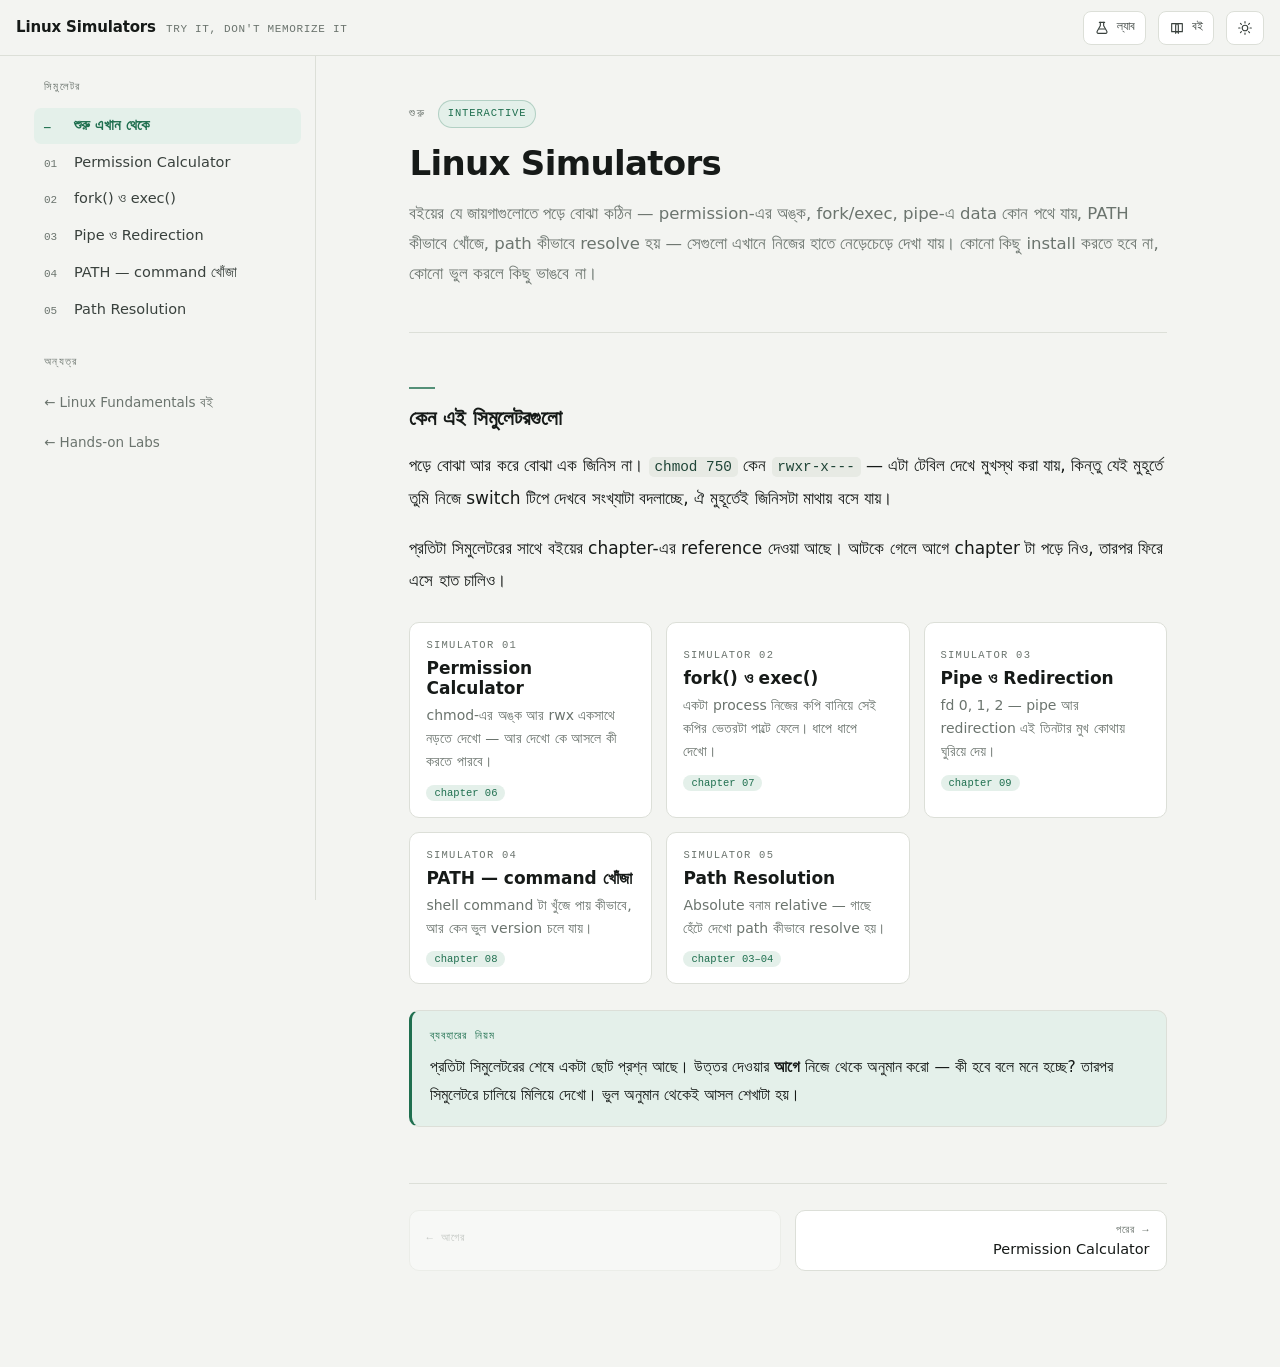
<file: simulators.html>
<!DOCTYPE html>
<html lang="bn" data-theme="light">
<head>
<meta charset="UTF-8">
<meta name="viewport" content="width=device-width, initial-scale=1">
<title>Linux Simulators — হাতে-কলমে বুঝে নাও</title>
<style>
/* ============================================================
   TOKENS  — index.html-এর সাথে হুবহু এক
   ============================================================ */
:root{
  --bg:#F3F4F1;
  --surface:#FFFFFF;
  --surface-2:#EAECE7;
  --text:#161A18;
  --text-soft:#39413D;
  --muted:#6B746E;
  --border:#DCDFD8;
  --border-strong:#C4C9C0;
  --accent:#1F6F4F;
  --accent-soft:#E4F0EA;
  --amber:#8A5A00;
  --amber-soft:#FBF0DC;
  --red:#A32217;
  --red-soft:#FBE7E4;
  --blue:#2F5580;
  --blue-soft:#E6EDF5;
  --code-bg:#1B211F;
  --code-text:#DCE5E0;
  --code-inline-bg:#E7EAE4;
  --code-inline-text:#1E4436;
  --shadow:0 1px 2px rgba(20,30,25,.05), 0 8px 24px -14px rgba(20,30,25,.28);

  --mono:"SF Mono",ui-monospace,"JetBrains Mono","Cascadia Mono",Menlo,Consolas,"Liberation Mono",monospace;
  --bangla:"Noto Sans Bengali","Hind Siliguri","Baloo Da 2",SolaimanLipi,Kalpurush,"Nirmala UI","Shonar Bangla",system-ui,-apple-system,"Segoe UI",Roboto,sans-serif;

  --measure:70ch;
  --sidebar:296px;
  --r:10px;
}
html[data-theme="dark"]{
  --bg:#101413;
  --surface:#171C1A;
  --surface-2:#1E2523;
  --text:#E2E8E4;
  --text-soft:#C3CCC7;
  --muted:#8B9791;
  --border:#28302D;
  --border-strong:#39433F;
  --accent:#5FBF8E;
  --accent-soft:#16261F;
  --amber:#D9A441;
  --amber-soft:#2A2115;
  --red:#E77A6E;
  --red-soft:#2C1A18;
  --blue:#7FA9DA;
  --blue-soft:#161F2A;
  --code-bg:#0B0F0E;
  --code-text:#D3DCD7;
  --code-inline-bg:#20302A;
  --code-inline-text:#8ED9B4;
  --shadow:0 1px 2px rgba(0,0,0,.4), 0 10px 30px -18px rgba(0,0,0,.9);
}

/* ============================================================
   BASE
   ============================================================ */
*,*::before,*::after{box-sizing:border-box}
html{scroll-behavior:smooth;-webkit-text-size-adjust:100%}
@media (prefers-reduced-motion:reduce){html{scroll-behavior:auto}*{animation:none!important;transition:none!important}}
body{
  margin:0;background:var(--bg);color:var(--text);
  font-family:var(--bangla);font-size:17px;line-height:1.9;
  font-feature-settings:"kern";
  -webkit-font-smoothing:antialiased;
}
h1,h2,h3,h4{line-height:1.45;font-weight:700;color:var(--text)}
p{margin:0 0 1.05em}
a{color:var(--accent);text-decoration-thickness:1px;text-underline-offset:3px}
::selection{background:var(--accent-soft);color:var(--text)}
:focus-visible{outline:2px solid var(--accent);outline-offset:3px;border-radius:4px}
.mono,.eyebrow,.layer-tag,.kbd,.tocnum,.ch-num{font-family:var(--mono)}

code{
  font-family:var(--mono);font-size:.845em;
  background:var(--code-inline-bg);color:var(--code-inline-text);
  padding:.15em .4em;border-radius:5px;word-break:break-word;
}

/* ============================================================
   TOPBAR
   ============================================================ */
header.topbar{
  position:sticky;top:0;z-index:50;
  display:flex;align-items:center;gap:12px;
  height:56px;padding:0 16px;
  background:var(--bg);
  background:color-mix(in srgb,var(--bg) 88%,transparent);
  backdrop-filter:saturate(140%) blur(10px);
  border-bottom:1px solid var(--border);
}
.brand{display:flex;align-items:baseline;gap:10px;min-width:0}
.brand b{font-size:15px;letter-spacing:-.01em;white-space:nowrap}
.brand span{font-family:var(--mono);font-size:11px;color:var(--muted);letter-spacing:.06em;text-transform:uppercase}
.spacer{flex:1}
.iconbtn{
  display:inline-flex;align-items:center;justify-content:center;gap:7px;
  height:34px;min-width:34px;padding:0 10px;
  background:var(--surface);color:var(--text-soft);
  border:1px solid var(--border);border-radius:8px;cursor:pointer;
  font-family:var(--mono);font-size:12px;text-decoration:none;
}
.iconbtn:hover{border-color:var(--border-strong);color:var(--text)}
.iconbtn svg{width:16px;height:16px;stroke:currentColor;fill:none;stroke-width:1.7;stroke-linecap:round;stroke-linejoin:round}
#menuBtn{display:none}

/* ============================================================
   LAYOUT
   ============================================================ */
.wrap{display:flex;align-items:flex-start;max-width:1240px;margin:0 auto}
aside{
  position:sticky;top:56px;flex:0 0 var(--sidebar);width:var(--sidebar);
  height:calc(100vh - 56px);overflow-y:auto;padding:22px 14px 60px;
  border-right:1px solid var(--border);
  scrollbar-width:thin;
}
aside .sec-label{
  font-family:var(--mono);font-size:10.5px;letter-spacing:.12em;text-transform:uppercase;
  color:var(--muted);padding:0 10px;margin-bottom:10px;
}
aside .sec-label + .sec-label,aside nav + .sec-label{margin-top:26px}
nav ol{list-style:none;margin:0;padding:0}
.toc-item{
  display:flex;gap:10px;align-items:baseline;width:100%;text-align:left;
  padding:7px 10px;margin-bottom:1px;border:0;background:none;cursor:pointer;
  border-radius:7px;color:var(--text-soft);font-family:var(--bangla);font-size:14.5px;line-height:1.5;
}
.toc-item:hover{background:var(--surface-2)}
.toc-item .tocnum{font-size:11px;color:var(--muted);flex:0 0 20px}
.toc-item.active{background:var(--accent-soft);color:var(--accent);font-weight:600}
.toc-item.active .tocnum{color:var(--accent)}
.backlink{
  display:flex;gap:8px;align-items:center;padding:7px 10px;border-radius:7px;
  color:var(--muted);font-size:13.5px;text-decoration:none;
}
.backlink:hover{background:var(--surface-2);color:var(--accent)}

main{flex:1;min-width:0;padding:44px 40px 96px}
.col{max-width:var(--measure);margin:0 auto}

/* ============================================================
   SIM SECTION  (chapter-এর মতোই)
   ============================================================ */
.sim{display:none}
.sim.active{display:block;animation:fade .28s ease}
@keyframes fade{from{opacity:0;transform:translateY(6px)}to{opacity:1;transform:none}}

.ch-head{margin-bottom:34px;padding-bottom:26px;border-bottom:1px solid var(--border)}
.ch-meta{display:flex;align-items:center;gap:12px;margin-bottom:14px;flex-wrap:wrap}
.ch-num{font-size:12px;letter-spacing:.14em;color:var(--muted);text-transform:uppercase}
.layer-tag{
  font-size:10.5px;letter-spacing:.08em;text-transform:uppercase;
  padding:3px 9px;border-radius:999px;
  background:var(--accent-soft);color:var(--accent);border:1px solid color-mix(in srgb,var(--accent) 25%,transparent);
}
.ch-head h2{margin:0;font-size:clamp(26px,4.2vw,34px);letter-spacing:-.02em;line-height:1.28}
.ch-lede{margin-top:14px;color:var(--muted);font-size:16.5px;line-height:1.8}

.sim h3{margin:46px 0 16px;font-size:21px;letter-spacing:-.01em;padding-top:8px}
.sim h3::before{content:"";display:block;width:26px;height:2px;background:var(--accent);margin-bottom:14px;opacity:.75}
.sim h4{margin:26px 0 10px;font-size:16.5px}
.sim ul,.sim ol{margin:0 0 1.1em;padding-left:1.35em}
.sim li{margin-bottom:.5em}
.sim li::marker{color:var(--muted)}
strong,b{font-weight:700;color:var(--text)}

/* ============================================================
   BOX / CALLOUT
   ============================================================ */
.box{
  margin:22px 0;padding:16px 18px;border-radius:var(--r);
  border:1px solid var(--border);border-left:3px solid var(--border-strong);
  background:var(--surface);font-size:15.5px;line-height:1.78;
}
.box .box-t{font-family:var(--mono);font-size:11px;letter-spacing:.09em;text-transform:uppercase;margin-bottom:8px;color:var(--text-soft)}
.box p:last-child,.box ul:last-child,.box ol:last-child{margin-bottom:0}
.box.note{border-left-color:var(--blue);background:var(--blue-soft)}
.box.note .box-t{color:var(--blue)}
.box.tip{border-left-color:var(--accent);background:var(--accent-soft)}
.box.tip .box-t{color:var(--accent)}
.box.warn{border-left-color:var(--amber);background:var(--amber-soft)}
.box.warn .box-t{color:var(--amber)}
.box.danger{border-left-color:var(--red);background:var(--red-soft)}
.box.danger .box-t{color:var(--red)}
.box.confuse{border-left-color:var(--border-strong);background:var(--surface-2)}
.box.confuse .box-t{color:var(--muted)}

table{width:100%;border-collapse:collapse;margin:22px 0;font-size:15px}
th,td{border:1px solid var(--border);padding:9px 12px;text-align:left;vertical-align:top}
th{background:var(--surface-2);font-weight:600;font-size:13.5px}
td{background:var(--surface)}

/* ============================================================
   SIMULATOR SHELL — panel, controls, terminal
   ============================================================ */
.panel{
  margin:24px 0;border:1px solid var(--border);border-radius:var(--r);
  background:var(--surface);box-shadow:var(--shadow);overflow:hidden;
}
.panel-bar{
  display:flex;align-items:center;gap:10px;flex-wrap:wrap;
  padding:10px 14px;border-bottom:1px solid var(--border);background:var(--surface-2);
}
.panel-bar .t{font-family:var(--mono);font-size:11px;letter-spacing:.1em;text-transform:uppercase;color:var(--muted)}
.panel-body{padding:18px}
.panel-body > :first-child{margin-top:0}

.btn{
  font-family:var(--mono);font-size:12.5px;
  padding:7px 13px;border-radius:8px;cursor:pointer;
  background:var(--surface);color:var(--text-soft);border:1px solid var(--border);
  transition:border-color .12s,color .12s,background .12s;
}
.btn:hover:not(:disabled){border-color:var(--accent);color:var(--accent)}
.btn:disabled{opacity:.4;cursor:not-allowed}
.btn.primary{background:var(--accent);color:#fff;border-color:var(--accent)}
.btn.primary:hover:not(:disabled){filter:brightness(1.08);color:#fff}
.btn.ghost{background:none}
.btn.sm{padding:4px 9px;font-size:11.5px}

.row{display:flex;gap:10px;align-items:center;flex-wrap:wrap}
.row.tight{gap:6px}
label.fld{display:flex;flex-direction:column;gap:5px;font-size:13px;color:var(--muted)}
input[type=text],select{
  font-family:var(--mono);font-size:13.5px;
  padding:7px 10px;border-radius:8px;
  border:1px solid var(--border);background:var(--surface);color:var(--text);
  min-width:0;
}
input[type=text]:focus,select:focus{outline:2px solid var(--accent);outline-offset:1px}

/* terminal-ish output */
.term{
  font-family:var(--mono);font-size:13px;line-height:1.75;
  background:var(--code-bg);color:var(--code-text);
  border-radius:var(--r);padding:14px 16px;
  overflow:auto;max-height:340px;white-space:pre-wrap;word-break:break-word;
  margin:0;scrollbar-width:thin;
}
.term .c{color:#7E9A8C}
.term .p{color:#6FBF97}
.term .o{color:#9FB5A9}
.term .ok{color:#7FD9A9}
.term .err{color:#E77A6E}
.term .warnc{color:#D9A441}
.term .dim{color:#5E7268}
.term .hl{color:#8ED9B4;font-weight:600}

pre.diagram{
  font-family:var(--mono);font-size:12.8px;line-height:1.72;
  background:var(--surface-2);border:1px solid var(--border);
  border-radius:var(--r);padding:15px 17px;margin:22px 0;
  overflow-x:auto;white-space:pre;color:var(--text-soft);
}

/* ============================================================
   SIM 1 — PERMISSION
   ============================================================ */
.perm-grid{
  display:grid;grid-template-columns:repeat(3,1fr);gap:12px;margin:4px 0 18px;
}
.perm-col{
  border:1px solid var(--border);border-radius:var(--r);
  background:var(--surface);overflow:hidden;
}
.perm-col{display:flex;flex-direction:column}
.perm-col .who{
  font-family:var(--mono);font-size:11px;letter-spacing:.08em;text-transform:uppercase;
  padding:8px 12px;background:var(--surface-2);border-bottom:1px solid var(--border);
  color:var(--muted);display:flex;justify-content:space-between;align-items:center;gap:8px;
  min-height:52px;
}
.perm-col .who > span{line-height:1.4}
.perm-col .who b{color:var(--accent);font-size:15px;font-family:var(--mono)}
.bits{display:flex;flex-direction:column}
.bit{
  display:flex;align-items:center;gap:10px;
  padding:9px 12px;border:0;border-top:1px solid var(--border);
  background:none;cursor:pointer;width:100%;text-align:left;
  font-family:var(--bangla);font-size:13.5px;color:var(--text-soft);
}
.bit:first-child{border-top:0}
.bit:hover{background:var(--surface-2)}
.bit .sw{
  flex:0 0 34px;height:19px;border-radius:999px;position:relative;
  background:var(--border-strong);transition:background .15s;
}
.bit .sw::after{
  content:"";position:absolute;top:2px;left:2px;width:15px;height:15px;border-radius:50%;
  background:var(--surface);transition:transform .15s;
}
.bit.on .sw{background:var(--accent)}
.bit.on .sw::after{transform:translateX(15px)}
.bit .lt{font-family:var(--mono);font-weight:600;flex:0 0 14px}
.bit.on .lt{color:var(--accent)}
.bit .val{margin-left:auto;font-family:var(--mono);font-size:11px;color:var(--muted)}

.perm-readout{
  display:flex;gap:24px;flex-wrap:wrap;align-items:center;
  padding:14px 16px;border-radius:var(--r);
  background:var(--code-bg);color:var(--code-text);margin-bottom:16px;
}
.perm-readout .pr{display:flex;flex-direction:column;gap:3px}
.perm-readout .pr .k{font-family:var(--mono);font-size:10px;letter-spacing:.12em;text-transform:uppercase;color:#7E9A8C}
.perm-readout .pr .v{font-family:var(--mono);font-size:24px;font-weight:600;color:#8ED9B4;letter-spacing:.06em}
.perm-readout .pr .v.sm{font-size:18px}

.preset-row{display:flex;gap:7px;flex-wrap:wrap;margin-bottom:14px}

.perm-check{
  margin-top:16px;border:1px solid var(--border);border-radius:var(--r);overflow:hidden;
}
.perm-check .hd{
  padding:9px 13px;background:var(--surface-2);border-bottom:1px solid var(--border);
  font-family:var(--mono);font-size:11px;letter-spacing:.1em;text-transform:uppercase;color:var(--muted);
}
.perm-check .qline{
  display:flex;align-items:center;gap:11px;padding:10px 13px;
  border-top:1px solid var(--border);font-size:14.5px;background:var(--surface);
}
.perm-check .qline:first-of-type{border-top:0}
.verdict{
  flex:0 0 auto;font-family:var(--mono);font-size:11px;font-weight:600;
  padding:2px 8px;border-radius:999px;letter-spacing:.04em;
}
.verdict.y{background:var(--accent-soft);color:var(--accent);border:1px solid color-mix(in srgb,var(--accent) 30%,transparent)}
.verdict.n{background:var(--red-soft);color:var(--red);border:1px solid color-mix(in srgb,var(--red) 30%,transparent)}

/* ============================================================
   SIM 2 — FORK / EXEC
   ============================================================ */
.tree{
  font-family:var(--mono);font-size:13px;line-height:1.9;
  background:var(--code-bg);color:var(--code-text);
  border-radius:var(--r);padding:16px 18px;margin:0 0 16px;
  min-height:190px;overflow-x:auto;
}
.pnode{white-space:pre;transition:opacity .2s}
.pnode .pid{color:#7E9A8C}
.pnode .nm{color:#8ED9B4;font-weight:600}
.pnode.new{color:#D9A441}
.pnode.new .nm{color:#D9A441}
.pnode.dead{opacity:.35;text-decoration:line-through}
.pnode.zombie .nm{color:#E77A6E}
.pnode .tagp{color:#5E7268;font-size:11.5px}

.steps{display:flex;flex-direction:column;gap:0;margin:16px 0 0}
.step{
  display:flex;gap:12px;padding:9px 0;border-top:1px solid var(--border);
  font-size:14.5px;color:var(--muted);
}
.step:first-child{border-top:0}
.step .sn{
  flex:0 0 22px;height:22px;border-radius:50%;display:grid;place-items:center;
  font-family:var(--mono);font-size:11px;
  background:var(--surface-2);color:var(--muted);border:1px solid var(--border);
}
.step.done{color:var(--text-soft)}
.step.done .sn{background:var(--accent-soft);color:var(--accent);border-color:color-mix(in srgb,var(--accent) 30%,transparent)}
.step.cur{color:var(--text);font-weight:600}
.step.cur .sn{background:var(--accent);color:#fff;border-color:var(--accent)}

/* ============================================================
   SIM 3 — PIPES / REDIRECTION
   ============================================================ */
.pipe-stage{
  display:flex;align-items:stretch;gap:0;overflow-x:auto;
  padding:20px 16px;background:var(--surface-2);
  border-radius:var(--r);border:1px solid var(--border);margin-bottom:16px;
  scrollbar-width:thin;
}
.pipe-stage::-webkit-scrollbar{height:7px}
.pipe-stage::-webkit-scrollbar-thumb{background:var(--border-strong);border-radius:99px}
.proc-box{
  flex:0 0 auto;min-width:132px;
  border:1px solid var(--border-strong);border-radius:var(--r);
  background:var(--surface);padding:11px 13px;text-align:center;
  transition:border-color .2s,box-shadow .2s,transform .2s;
}
.proc-box.lit{border-color:var(--accent);box-shadow:0 0 0 3px var(--accent-soft);transform:translateY(-2px)}
.proc-box .cmdn{font-family:var(--mono);font-size:14px;font-weight:600;color:var(--accent)}
.proc-box .fds{display:flex;justify-content:center;gap:5px;margin-top:8px}
.fd{
  font-family:var(--mono);font-size:10px;padding:2px 6px;border-radius:5px;
  background:var(--surface-2);color:var(--muted);border:1px solid var(--border);
}
.fd.o1{background:var(--accent-soft);color:var(--accent);border-color:color-mix(in srgb,var(--accent) 25%,transparent)}
.fd.o2{background:var(--red-soft);color:var(--red);border-color:color-mix(in srgb,var(--red) 25%,transparent)}
.pipe-arrow{
  flex:0 0 auto;display:grid;place-items:center;padding:0 4px;min-width:62px;
  font-family:var(--mono);font-size:11px;color:var(--muted);
}
.pipe-arrow .glyph{font-size:19px;color:var(--border-strong);line-height:1;transition:color .2s}
.pipe-arrow.lit .glyph{color:var(--accent)}
.pipe-arrow .lbl{font-size:9.5px;letter-spacing:.05em;margin-top:3px;text-align:center;line-height:1.3}
.sink-box{
  flex:0 0 auto;min-width:118px;display:grid;place-items:center;
  border:1px dashed var(--border-strong);border-radius:var(--r);
  padding:11px 13px;text-align:center;font-family:var(--mono);font-size:12px;color:var(--muted);
  background:var(--surface);
}
.sink-box.lit{border-color:var(--accent);color:var(--accent)}

/* ============================================================
   SIM 4 — PATH RESOLUTION
   ============================================================ */
.path-list{display:flex;flex-direction:column;gap:0;margin:0 0 16px;
  border:1px solid var(--border);border-radius:var(--r);overflow:hidden;background:var(--surface)}
.path-row{
  display:flex;align-items:center;gap:11px;padding:10px 13px;
  border-top:1px solid var(--border);font-family:var(--mono);font-size:13px;
  transition:background .18s;
}
.path-row:first-child{border-top:0}
.path-row .idx{flex:0 0 18px;font-size:11px;color:var(--muted)}
.path-row .dir{flex:1;color:var(--text-soft);min-width:0;overflow-x:auto;white-space:nowrap}
.path-row .res{font-size:11px;color:var(--muted);flex:0 0 auto}
.path-row.checking{background:var(--amber-soft)}
.path-row.checking .res{color:var(--amber)}
.path-row.miss{opacity:.5}
.path-row.miss .res{color:var(--muted)}
.path-row.hit{background:var(--accent-soft)}
.path-row.hit .dir{color:var(--accent);font-weight:600}
.path-row.hit .res{color:var(--accent);font-weight:600}
.path-row.skipped{opacity:.32}

/* ============================================================
   SIM 5 — FILESYSTEM TREE
   ============================================================ */
.fs-wrap{display:grid;grid-template-columns:1fr 1fr;gap:14px}
.fs-tree{
  font-family:var(--mono);font-size:13px;line-height:1.85;
  background:var(--code-bg);color:var(--code-text);
  border-radius:var(--r);padding:14px 16px;overflow:auto;
  height:390px;scrollbar-width:thin;
}
.fs-tree .n{white-space:pre;cursor:default}
.fs-tree .n .d{color:#6FBF97}
.fs-tree .n .f{color:#9FB5A9}
.fs-tree .n .lnk{color:#7FA9DA}
.fs-tree .n.here{background:rgba(143,217,180,.14);border-radius:4px}
.fs-tree .n.here .d{color:#8ED9B4;font-weight:600}
.fs-side{display:flex;flex-direction:column;gap:12px;min-width:0;height:390px}
.cwd-badge{
  font-family:var(--mono);font-size:13px;padding:9px 12px;border-radius:var(--r);
  background:var(--accent-soft);color:var(--accent);border:1px solid color-mix(in srgb,var(--accent) 25%,transparent);
  word-break:break-all;
}
.cwd-badge .k{font-size:10px;letter-spacing:.12em;text-transform:uppercase;color:var(--muted);display:block;margin-bottom:2px}
.resolve-steps{
  font-family:var(--mono);font-size:12.5px;line-height:1.8;
  border:1px solid var(--border);border-radius:var(--r);background:var(--surface);
  padding:12px 14px;flex:1;min-height:0;overflow-y:auto;color:var(--text-soft);
  white-space:pre-wrap;word-break:break-word;scrollbar-width:thin;
}
.resolve-steps .s-ok{color:var(--accent)}
.resolve-steps .s-err{color:var(--red)}
.resolve-steps .s-dim{color:var(--muted)}

/* ============================================================
   QUIZ
   ============================================================ */
.quiz{margin:22px 0;border:1px solid var(--border);border-radius:var(--r);background:var(--surface);overflow:hidden}
.quiz .qh{padding:12px 15px;background:var(--surface-2);border-bottom:1px solid var(--border);
  font-family:var(--mono);font-size:11px;letter-spacing:.1em;text-transform:uppercase;color:var(--muted)}
.quiz .qb{padding:15px}
.quiz .qq{font-size:15.5px;margin-bottom:12px;line-height:1.7}
.opts{display:flex;flex-direction:column;gap:7px}
.opt{
  text-align:left;padding:9px 13px;border:1px solid var(--border);border-radius:8px;
  background:var(--surface);color:var(--text-soft);cursor:pointer;
  font-family:var(--bangla);font-size:14.5px;line-height:1.6;
}
.opt:hover:not(:disabled){border-color:var(--border-strong)}
.opt.right{border-color:var(--accent);background:var(--accent-soft);color:var(--accent);font-weight:600}
.opt.wrong{border-color:var(--red);background:var(--red-soft);color:var(--red)}
.opt:disabled{cursor:default}
.qexp{margin-top:12px;font-size:14.5px;line-height:1.75;color:var(--text-soft);display:none}
.qexp.show{display:block}

/* ============================================================
   HUB
   ============================================================ */
.hub-grid{display:grid;grid-template-columns:repeat(auto-fill,minmax(232px,1fr));gap:14px;margin:26px 0}
.hub-card{
  text-align:left;padding:16px;border:1px solid var(--border);border-radius:var(--r);
  background:var(--surface);cursor:pointer;font-family:var(--bangla);
  transition:border-color .15s,transform .15s,box-shadow .15s;
}
.hub-card:hover{border-color:var(--accent);transform:translateY(-2px);box-shadow:var(--shadow)}
.hub-card .hn{font-family:var(--mono);font-size:10.5px;letter-spacing:.12em;text-transform:uppercase;color:var(--muted)}
.hub-card .ht{font-size:17px;font-weight:700;margin:7px 0 6px;color:var(--text)}
.hub-card .hd2{font-size:14px;color:var(--muted);line-height:1.65}
.hub-card .hc{
  display:inline-block;margin-top:11px;font-family:var(--mono);font-size:10.5px;
  padding:2px 8px;border-radius:999px;background:var(--accent-soft);color:var(--accent);
}

/* ============================================================
   PAGER + RESPONSIVE
   ============================================================ */
.pager{display:flex;gap:14px;margin-top:56px;padding-top:26px;border-top:1px solid var(--border)}
.pager button{
  flex:1;padding:13px 16px;border-radius:var(--r);cursor:pointer;
  background:var(--surface);border:1px solid var(--border);color:var(--text);
  font-family:var(--bangla);font-size:14.5px;text-align:left;
}
.pager button:hover:not(:disabled){border-color:var(--accent);color:var(--accent)}
.pager button:disabled{opacity:.35;cursor:not-allowed}
.pager .dir{display:block;font-family:var(--mono);font-size:10.5px;letter-spacing:.1em;text-transform:uppercase;color:var(--muted);margin-bottom:5px}
.pager .nextbtn{text-align:right}

.scrim{position:fixed;inset:0;background:rgba(10,14,12,.45);z-index:44;display:none}
.scrim.open{display:block}

@media (max-width:980px){
  .fs-wrap{grid-template-columns:1fr}
  .fs-tree{height:280px}
  .fs-side{height:auto}
  .resolve-steps{max-height:240px}
}
@media (max-width:960px){
  #menuBtn{display:inline-flex}
  .brand span{display:none}
  aside{
    position:fixed;top:56px;left:0;z-index:45;
    background:var(--surface);transform:translateX(-104%);transition:transform .22s ease,visibility .22s;
    box-shadow:var(--shadow);visibility:hidden;
  }
  aside.open{transform:none;visibility:visible}
  main{padding:30px 20px 80px}
  body{font-size:16.5px}
}
@media (max-width:640px){
  .topbar a.iconbtn span{display:none}
  .perm-grid{grid-template-columns:1fr}
  .pager{flex-direction:column}
  .panel-bar{gap:7px}
  main{padding:24px 15px 70px}
  pre.diagram{font-size:11px}
}
</style>
</head>
<body>

<header class="topbar">
  <button class="iconbtn" id="menuBtn" aria-label="Menu">
    <svg viewBox="0 0 24 24"><path d="M4 7h16M4 12h16M4 17h16"/></svg>
  </button>
  <div class="brand">
    <b>Linux Simulators</b>
    <span>try it, don't memorize it</span>
  </div>
  <div class="spacer"></div>
  <a class="iconbtn" href="labs.html" title="Hands-on labs">
    <svg viewBox="0 0 24 24"><path d="M9.5 3.5v5.2L4.8 17a2 2 0 0 0 1.7 3h11a2 2 0 0 0 1.7-3l-4.7-8.3V3.5"/><path d="M8 3.5h8M8.2 13.5h7.6"/></svg>
    <span>ল্যাব</span>
  </a>
  <a class="iconbtn" href="index.html" title="বইয়ে ফিরে যাও">
    <svg viewBox="0 0 24 24"><path d="M4 5.5h7a3 3 0 0 1 3 3V20a2.5 2.5 0 0 0-2.5-2.5H4zM20 5.5h-7a3 3 0 0 0-3 3V20a2.5 2.5 0 0 1 2.5-2.5H20z"/></svg>
    <span>বই</span>
  </a>
  <button class="iconbtn" id="themeBtn" aria-label="Theme" title="Dark / light">
    <svg id="themeIcon" viewBox="0 0 24 24"><circle cx="12" cy="12" r="4.2"/><path d="M12 2.5v2M12 19.5v2M2.5 12h2M19.5 12h2M5.2 5.2l1.4 1.4M17.4 17.4l1.4 1.4M18.8 5.2l-1.4 1.4M6.6 17.4l-1.4 1.4"/></svg>
  </button>
</header>

<div class="scrim" id="scrim"></div>

<div class="wrap">
  <aside id="sidebar">
    <div class="sec-label">সিমুলেটর</div>
    <nav><ol id="toc"></ol></nav>
    <div class="sec-label">অন্যত্র</div>
    <a class="backlink" href="index.html">← Linux Fundamentals বই</a>
    <a class="backlink" href="labs.html">← Hands-on Labs</a>
  </aside>

  <main>
    <div class="col" id="content">

<!-- ================================================================
     HUB
     ================================================================ -->
<section class="sim active" id="s0" data-title="শুরু এখান থেকে" data-layer="hub">
  <div class="ch-head">
    <div class="ch-meta"><span class="ch-num">শুরু</span><span class="layer-tag">interactive</span></div>
    <h2>Linux Simulators</h2>
    <p class="ch-lede">বইয়ের যে জায়গাগুলোতে পড়ে বোঝা কঠিন — permission-এর অঙ্ক, fork/exec, pipe-এ data কোন পথে যায়, PATH কীভাবে খোঁজে, path কীভাবে resolve হয় — সেগুলো এখানে নিজের হাতে নেড়েচেড়ে দেখা যায়। কোনো কিছু install করতে হবে না, কোনো ভুল করলে কিছু ভাঙবে না।</p>
  </div>

  <h3>কেন এই সিমুলেটরগুলো</h3>
  <p>পড়ে বোঝা আর করে বোঝা এক জিনিস না। <code>chmod 750</code> কেন <code>rwxr-x---</code> — এটা টেবিল দেখে মুখস্থ করা যায়, কিন্তু যেই মুহূর্তে তুমি নিজে switch টিপে দেখবে সংখ্যাটা বদলাচ্ছে, ঐ মুহূর্তেই জিনিসটা মাথায় বসে যায়।</p>
  <p>প্রতিটা সিমুলেটরের সাথে বইয়ের chapter-এর reference দেওয়া আছে। আটকে গেলে আগে chapter টা পড়ে নিও, তারপর ফিরে এসে হাত চালিও।</p>

  <div class="hub-grid" id="hubGrid"></div>

  <div class="box tip">
    <div class="box-t">ব্যবহারের নিয়ম</div>
    <p>প্রতিটা সিমুলেটরের শেষে একটা ছোট প্রশ্ন আছে। উত্তর দেওয়ার <b>আগে</b> নিজে থেকে অনুমান করো — কী হবে বলে মনে হচ্ছে? তারপর সিমুলেটরে চালিয়ে মিলিয়ে দেখো। ভুল অনুমান থেকেই আসল শেখাটা হয়।</p>
  </div>
</section>

<!-- ================================================================
     SIM 1 — PERMISSION
     ================================================================ -->
<section class="sim" id="s1" data-title="Permission Calculator" data-layer="chapter 06">
  <div class="ch-head">
    <div class="ch-meta"><span class="ch-num">Simulator 01</span><span class="layer-tag">chapter 06</span></div>
    <h2>Permission Calculator</h2>
    <p class="ch-lede">Switch গুলো টিপে দেখো — <code>rwx</code> আর সংখ্যা দুটো একসাথে বদলাচ্ছে। নিচে আসল প্রশ্নটার উত্তর দেখা যাচ্ছে: এই permission নিয়ে কে আসলে কী করতে পারবে।</p>
  </div>

  <div class="panel">
    <div class="panel-bar">
      <span class="t">chmod simulator</span>
      <div class="spacer"></div>
      <label class="fld" style="flex-direction:row;align-items:center;gap:7px">
        <span>ধরন</span>
        <select id="permKind">
          <option value="file">File</option>
          <option value="dir">Directory</option>
        </select>
      </label>
    </div>
    <div class="panel-body">
      <div class="perm-readout">
        <div class="pr"><span class="k">symbolic</span><span class="v" id="permSym">rw-r--r--</span></div>
        <div class="pr"><span class="k">numeric</span><span class="v" id="permNum">644</span></div>
        <div class="pr"><span class="k">command</span><span class="v sm" id="permCmd">chmod 644 notes.txt</span></div>
      </div>

      <div class="preset-row">
        <button class="btn sm" data-preset="644">644 — সাধারণ file</button>
        <button class="btn sm" data-preset="755">755 — script / directory</button>
        <button class="btn sm" data-preset="600">600 — গোপন file</button>
        <button class="btn sm" data-preset="700">700 — ব্যক্তিগত directory</button>
        <button class="btn sm" data-preset="777">777 — ভয়ংকর</button>
        <button class="btn sm" data-preset="000">000 — কিছুই না</button>
      </div>

      <div class="perm-grid" id="permGrid"></div>

      <div class="perm-check">
        <div class="hd">এই permission নিয়ে বাস্তবে কী হবে</div>
        <div id="permQs"></div>
      </div>

      <div id="permWarn"></div>
    </div>
  </div>

  <h3>সংখ্যাটা আসে কোথা থেকে</h3>
  <p>প্রতিটা অক্ষরের একটা মান আছে — <b>r=4, w=2, x=1</b>। একটা শ্রেণির (owner/group/others) জন্য যেগুলো on, সেগুলো যোগ করলেই ঐ শ্রেণির অঙ্ক। উপরের switch গুলো নাড়ালে যোগফলটা কীভাবে বদলায় লক্ষ্য করো।</p>
  <pre class="diagram" id="permMath">rwx = 4+2+1 = 7      r-x = 4+0+1 = 5
rw- = 4+2+0 = 6      r-- = 4+0+0 = 4
--- = 0+0+0 = 0      -wx = 0+2+1 = 3</pre>

  <div class="box note">
    <div class="box-t">Directory-তে অক্ষরগুলোর মানে আলাদা</div>
    <p>উপরের dropdown থেকে <b>Directory</b> বেছে নাও — দেখবে একই <code>rwx</code>-এর ব্যাখ্যা বদলে গেছে। Directory-তে <code>x</code> মানে চালানো না, <b>ভেতরে ঢোকা</b> (<code>cd</code>)। আর <code>r</code> মানে content পড়া না, <b>নামের তালিকা দেখা</b>।</p>
    <p>এই কারণেই <code>r--</code> directory-তে <code>ls</code> চলে কিন্তু ভেতরের কোনো file খোলা যায় না, আর <code>--x</code> directory-তে নাম জানা থাকলে file খোলা যায় কিন্তু <code>ls</code> চলে না।</p>
  </div>

  <div class="quiz" data-answer="1">
    <div class="qh">নিজেকে যাচাই করো</div>
    <div class="qb">
      <div class="qq">একটা file-এর permission <code>r--r--r--</code> — কেউ লিখতে পারবে না। কিন্তু file টা যে directory-তে আছে, সেখানে তোমার <code>w</code> permission আছে। তুমি কি file টা মুছে ফেলতে পারবে?</div>
      <div class="opts">
        <button class="opt">না — file-এ write permission নেই, তাই মোছা যাবে না</button>
        <button class="opt">হ্যাঁ — মোছার অধিকার directory-র, file-এর না</button>
        <button class="opt">শুধু <code>sudo</code> দিয়ে পারা যাবে</button>
      </div>
      <div class="qexp">
        <p><b>মোছা মানে file-এ লেখা না।</b> মোছা মানে directory-র তালিকা থেকে একটা এন্ট্রি বাদ দেওয়া — আর সেটা directory-তে লেখার কাজ। তাই যাচাই হয় directory-র <code>w</code>, file-এর না।</p>
        <p>এটাই সেই বিখ্যাত বিভ্রান্তি: "আমি তো write permission দিইনি, তাও file মুছে গেল কীভাবে?" — Chapter 4-এর "directory আসলে একটা তালিকা রাখা file" কথাটার সরাসরি ফল।</p>
      </div>
    </div>
  </div>
</section>

<!-- ================================================================
     SIM 2 — FORK / EXEC
     ================================================================ -->
<section class="sim" id="s2" data-title="fork() ও exec()" data-layer="chapter 07">
  <div class="ch-head">
    <div class="ch-meta"><span class="ch-num">Simulator 02</span><span class="layer-tag">chapter 07</span></div>
    <h2>fork() ও exec() — process কীভাবে জন্মায়</h2>
    <p class="ch-lede">Linux-এ নতুন process বানানোর নিয়মটা প্রথমে অদ্ভুত লাগে: process নতুন কিছু বানায় না, <b>নিজের একটা কপি</b> বানায়, তারপর সেই কপির ভেতরের program টা বদলে দেয়। ধাপে ধাপে চালিয়ে দেখো।</p>
  </div>

  <div class="panel">
    <div class="panel-bar">
      <span class="t">process tree</span>
      <div class="spacer"></div>
      <button class="btn primary" id="fxStep">▸ পরের ধাপ</button>
      <button class="btn" id="fxAuto">▶ পুরোটা চালাও</button>
      <button class="btn ghost" id="fxReset">↺ Reset</button>
    </div>
    <div class="panel-body">
      <div class="tree" id="fxTree"></div>
      <pre class="term" id="fxLog"></pre>
      <div class="steps" id="fxSteps"></div>
    </div>
  </div>

  <h3>দুই ধাপে ভাগ করা কেন</h3>
  <p>"নতুন program চালাও" — এটা এক ধাপে করে দিলেই তো হতো। কিন্তু Unix ইচ্ছে করে দুই ধাপ রেখেছে, কারণ <code>fork()</code> আর <code>exec()</code>-এর <b>মাঝখানের ঐ ফাঁকটাই</b> সবচেয়ে দামি।</p>
  <p>ঐ ফাঁকে child process এখনো shell-এর কপি, কিন্তু আলাদা process। সে তখন নিজের পরিবেশ সাজিয়ে নিতে পারে — কোন file descriptor কোথায় যাবে, কোন directory-তে থাকবে, কোন user হিসেবে চলবে। তারপর <code>exec()</code> করলে সেই সাজানো পরিবেশ নিয়েই নতুন program চালু হয়।</p>
  <div class="box tip">
    <div class="box-t">এখান থেকেই pipe আর redirection</div>
    <p><code>ls &gt; out.txt</code> লিখলে shell কী করে? fork করে, তারপর <b>exec করার আগে</b> child-এর fd 1 কে <code>out.txt</code>-এ ঘুরিয়ে দেয়, তারপর exec করে। <code>ls</code> নিজে কিছুই জানে না — সে বরাবরের মতোই fd 1-এ লিখে যায়, শুধু fd 1 এখন অন্য জায়গায় তাক করা। পরের সিমুলেটরে এটা চোখে দেখা যাবে।</p>
  </div>

  <div class="quiz" data-answer="2">
    <div class="qh">নিজেকে যাচাই করো</div>
    <div class="qb">
      <div class="qq"><code>fork()</code>-এর পর child process-এর PID কি parent-এর সমান? আর <code>exec()</code>-এর পর PID টা কি বদলে যায়?</div>
      <div class="opts">
        <button class="opt">fork-এ PID একই থাকে, exec-এ নতুন PID হয়</button>
        <button class="opt">দুটোতেই নতুন PID হয়</button>
        <button class="opt">fork নতুন PID দেয়, exec-এ PID একই থাকে</button>
      </div>
      <div class="qexp">
        <p><code>fork()</code> একটা <b>নতুন process</b> বানায় — তাই নতুন PID। কিন্তু <code>exec()</code> নতুন process বানায় না, <b>একই process-এর ভেতরের program টা পাল্টে দেয়</b> — খোলসটা একই, ভেতরের জিনিস বদলায়। তাই PID অপরিবর্তিত।</p>
        <p>উপরের সিমুলেটরে দেখো: PID 2856 fork-এ জন্মালো, exec-এর পর নাম <code>bash</code> থেকে <code>ls</code> হয়ে গেল, কিন্তু 2856-ই রয়ে গেল।</p>
      </div>
    </div>
  </div>
</section>

<!-- ================================================================
     SIM 3 — PIPES & REDIRECTION
     ================================================================ -->
<section class="sim" id="s3" data-title="Pipe ও Redirection" data-layer="chapter 09">
  <div class="ch-head">
    <div class="ch-meta"><span class="ch-num">Simulator 03</span><span class="layer-tag">chapter 09</span></div>
    <h2>Pipe ও Redirection — data কোন পথে যায়</h2>
    <p class="ch-lede">প্রতিটা process তিনটা চ্যানেল নিয়ে জন্মায় — <code>0</code> stdin, <code>1</code> stdout, <code>2</code> stderr। Pipe আর redirection নতুন কিছু আবিষ্কার করে না, শুধু এই তিনটার মুখ ঘুরিয়ে দেয়। নিচে command বেছে নিয়ে চালাও — কোন তীর কোথায় যাচ্ছে দেখো।</p>
  </div>

  <div class="panel">
    <div class="panel-bar">
      <span class="t">pipeline</span>
      <div class="spacer"></div>
      <select id="pipeSelect"></select>
      <button class="btn primary" id="pipeRun">▶ চালাও</button>
    </div>
    <div class="panel-body">
      <div class="pipe-stage" id="pipeStage"></div>
      <pre class="term" id="pipeOut"></pre>
      <div id="pipeNote"></div>
    </div>
  </div>

  <h3>Pipe আসলে কী</h3>
  <p>Pipe কোনো file না, disk-এ কিছু লেখা হয় না। এটা kernel-এর memory-তে থাকা একটা ছোট buffer — একদিক দিয়ে ঢোকে, অন্যদিক দিয়ে বেরোয়। বাঁ পাশের process-এর fd 1 আর ডান পাশের process-এর fd 0 ঐ buffer-টার দুই মুখে বাঁধা থাকে।</p>
  <p>আরো গুরুত্বপূর্ণ — pipeline-এর সব process <b>একসাথে চলে</b>, একের পর এক না। বাঁ দিকেরটা লিখতে থাকে, ডান দিকেরটা সাথে সাথে পড়তে থাকে। তাই <code>cat huge.log | head -5</code> পুরো file পড়ে না; <code>head</code>-এর ৫ লাইন হয়ে গেলে সে বন্ধ হয়ে যায়, আর <code>cat</code>-ও তখন থেমে যায়।</p>

  <div class="box confuse">
    <div class="box-t">যে ফাঁদে সবাই একবার পড়ে</div>
    <p><code>|</code> শুধু <b>stdout (fd 1)</b> নিয়ে যায়, stderr (fd 2) নেয় না। তাই <code>make | grep error</code> চালালে error গুলোই বাদ পড়ে যায় — কারণ সেগুলো fd 2 দিয়ে সরাসরি terminal-এ যাচ্ছে, pipe-এ ঢুকছেই না।</p>
      <p>উপরের list থেকে <code>2&gt;&amp;1</code> ওয়ালা উদাহরণটা চালিয়ে দেখো — ঐ লেখাটার মানে "fd 2-কে ঠিক সেখানে পাঠাও যেখানে fd 1 এখন তাক করা আছে"।</p>
  </div>

  <div class="quiz" data-answer="1">
    <div class="qh">নিজেকে যাচাই করো</div>
    <div class="qb">
      <div class="qq"><code>command &gt; out.txt 2&gt;&amp;1</code> আর <code>command 2&gt;&amp;1 &gt; out.txt</code> — এই দুটো কি একই কাজ করে?</div>
      <div class="opts">
        <button class="opt">হ্যাঁ, ক্রম বদলালেও ফল একই</button>
        <button class="opt">না — প্রথমটায় দুটোই file-এ যায়, দ্বিতীয়টায় error terminal-এ থেকে যায়</button>
        <button class="opt">না — দ্বিতীয়টা syntax error দেবে</button>
      </div>
      <div class="qexp">
        <p>Shell বাঁ থেকে ডানে এক এক করে করে। প্রথমটায়: আগে fd 1 → file, তারপর fd 2 → "fd 1 যেখানে আছে" মানে file। দুটোই file-এ।</p>
        <p>দ্বিতীয়টায়: আগে fd 2 → "fd 1 যেখানে আছে" — তখন fd 1 এখনো <b>terminal</b>-এ। তারপর fd 1 → file। ফল: stdout file-এ, stderr terminal-এই রয়ে গেল। <code>2&gt;&amp;1</code> একটা copy, কোনো স্থায়ী বাঁধন না — এই একটা কথা মনে রাখলেই ফাঁদটা এড়ানো যায়।</p>
      </div>
    </div>
  </div>
</section>

<!-- ================================================================
     SIM 4 — PATH RESOLUTION
     ================================================================ -->
<section class="sim" id="s4" data-title="PATH — command খোঁজা" data-layer="chapter 08">
  <div class="ch-head">
    <div class="ch-meta"><span class="ch-num">Simulator 04</span><span class="layer-tag">chapter 08</span></div>
    <h2>PATH — shell command টা খুঁজে পায় কীভাবে</h2>
    <p class="ch-lede">তুমি লিখলে <code>node</code>। Shell কোথা থেকে জানলো সেটা কোন file? সে <code>PATH</code>-এর directory গুলোতে <b>বাঁ থেকে ডানে</b> এক এক করে খোঁজে, আর <b>প্রথম যেটা পায় সেটাই চালায়</b> — বাকিগুলো আর দেখেই না। এই একটা নিয়ম "command not found" আর "ভুল version চলছে" — দুটো রহস্যেরই উত্তর।</p>
  </div>

  <div class="panel">
    <div class="panel-bar">
      <span class="t">$PATH lookup</span>
      <div class="spacer"></div>
      <input type="text" id="pathCmd" value="node" placeholder="command…" style="width:118px">
      <button class="btn primary" id="pathRun">▶ খোঁজো</button>
      <button class="btn ghost" id="pathReset">↺</button>
    </div>
    <div class="panel-body">
      <div class="row" style="margin-bottom:12px">
        <span class="mono" style="font-size:12px;color:var(--muted)">চেষ্টা করে দেখো:</span>
        <button class="btn sm" data-pcmd="node">node</button>
        <button class="btn sm" data-pcmd="python3">python3</button>
        <button class="btn sm" data-pcmd="ls">ls</button>
        <button class="btn sm" data-pcmd="myscript.sh">myscript.sh</button>
        <button class="btn sm" data-pcmd="./myscript.sh">./myscript.sh</button>
        <button class="btn sm" data-pcmd="kubectl">kubectl</button>
      </div>
      <div class="path-list" id="pathList"></div>
      <pre class="term" id="pathOut"></pre>
    </div>
  </div>

  <h3>দুটো জিনিস আলাদা করে দেখো</h3>
  <p>উপরে <code>node</code> আর <code>./myscript.sh</code> — দুটোই চালিয়ে দেখো। পার্থক্যটা মৌলিক:</p>
  <ul>
    <li>নামের ভেতরে <b><code>/</code> নেই</b> (<code>node</code>) → shell এটাকে "খুঁজে বের করার নাম" ধরে, PATH-এ খোঁজে।</li>
    <li>নামের ভেতরে <b><code>/</code> আছে</b> (<code>./myscript.sh</code>, <code>/usr/bin/node</code>) → shell এটাকে সরাসরি path ধরে, PATH-এ খোঁজেই না।</li>
  </ul>
  <div class="box note">
    <div class="box-t">"একই folder-এ script আছে, তবু ./ লিখতে হয় কেন"</div>
    <p>কারণ Linux-এ current directory (<code>.</code>) PATH-এ থাকে না — ইচ্ছে করেই রাখা হয় না। থাকলে কেউ <code>/tmp</code>-তে <code>ls</code> নামের একটা ক্ষতিকর script রেখে দিলে, তুমি <code>/tmp</code>-তে গিয়ে <code>ls</code> লিখলেই সেটা চলে যেত। তাই নিজের folder-এর script চালাতে হলে স্পষ্ট করে <code>./</code> লিখে বলে দিতে হয় — "এইটা, এখান থেকে"।</p>
  </div>

  <div class="quiz" data-answer="0">
    <div class="qh">নিজেকে যাচাই করো</div>
    <div class="qb">
      <div class="qq"><code>node --version</code> দেখাচ্ছে <b>v16</b>, কিন্তু তুমি নিশ্চিত v20 install করেছো এবং সেটা <code>/home/mostofa/.nvm/versions/node/v20/bin</code>-এ আছে, যা PATH-এও আছে। সমস্যাটা কী?</div>
      <div class="opts">
        <button class="opt">v16-এর directory টা PATH-এ v20-এর আগে আছে, তাই সেটাই আগে পাওয়া যাচ্ছে</button>
        <button class="opt">v20 ঠিকমতো install হয়নি</button>
        <button class="opt">দুটো version একসাথে PATH-এ থাকলে shell এলোমেলোভাবে যেকোনো একটা নেয়</button>
      </div>
      <div class="qexp">
        <p>PATH-এ খোঁজা হয় <b>বাঁ থেকে ডানে</b>, আর <b>প্রথম মিল পেলেই থেমে যায়</b>। দুটো version-ই PATH-এ থাকতে পারে — যেটার directory আগে, সেটাই জিতবে।</p>
        <p>নিশ্চিত হওয়ার উপায়: <code>which -a node</code> — সবগুলো মিল ক্রম অনুযায়ী দেখাবে। ঠিক করার উপায় নতুন করে install করা না, বরং PATH-এ ক্রমটা ঠিক করা।</p>
      </div>
    </div>
  </div>
</section>

<!-- ================================================================
     SIM 5 — FILESYSTEM / PATH RESOLUTION
     ================================================================ -->
<section class="sim" id="s5" data-title="Path Resolution" data-layer="chapter 03–04">
  <div class="ch-head">
    <div class="ch-meta"><span class="ch-num">Simulator 05</span><span class="layer-tag">chapter 03–04</span></div>
    <h2>Absolute ও Relative Path</h2>
    <p class="ch-lede">একই জায়গায় পৌঁছানোর অনেক রাস্তা আছে। <code>/</code> দিয়ে শুরু হলে সেটা absolute — কোথায় দাঁড়িয়ে আছো তাতে কিছু যায় আসে না। নাহলে সেটা relative — তোমার বর্তমান অবস্থান থেকে হিসাব হয়। <code>cd</code> চালিয়ে গাছে হেঁটে দেখো, প্রতিটা ধাপ কীভাবে resolve হচ্ছে ডান পাশে দেখা যাবে।</p>
  </div>

  <div class="panel">
    <div class="panel-bar">
      <span class="t">filesystem</span>
      <div class="spacer"></div>
      <span class="mono" style="font-size:12px;color:var(--muted)">cd</span>
      <input type="text" id="fsInput" value="~/projects" placeholder="path…" style="width:190px">
      <button class="btn primary" id="fsGo">▶ যাও</button>
      <button class="btn ghost" id="fsReset">↺</button>
    </div>
    <div class="panel-body">
      <div class="row tight" style="margin-bottom:12px">
        <span class="mono" style="font-size:12px;color:var(--muted)">চেষ্টা করো:</span>
        <button class="btn sm" data-fspath="/">/</button>
        <button class="btn sm" data-fspath="~">~</button>
        <button class="btn sm" data-fspath="..">..</button>
        <button class="btn sm" data-fspath="../../etc">../../etc</button>
        <button class="btn sm" data-fspath="projects/app/src">projects/app/src</button>
        <button class="btn sm" data-fspath="/home/mostofa/./projects/../notes">/home/mostofa/./projects/../notes</button>
        <button class="btn sm" data-fspath="/root">/root</button>
      </div>
      <div class="fs-wrap">
        <div class="fs-tree" id="fsTree"></div>
        <div class="fs-side">
          <div class="cwd-badge"><span class="k">current working directory</span><span id="fsCwd">/home/mostofa</span></div>
          <div class="resolve-steps" id="fsSteps"></div>
        </div>
      </div>
    </div>
  </div>

  <h3>একটা গাছ, অনেক রাস্তা</h3>
  <p>Linux-এ Windows-এর মতো C: D: নেই। সবকিছু <code>/</code> থেকে নামা একটাই গাছ — USB drive, নতুন disk, এমনকি network drive-ও ঐ গাছের কোনো এক ডালে গিয়ে বসে। এই এক-গাছ নকশার ফল হলো: যেকোনো জিনিসের একটা absolute path আছে যেটা সবসময়, সবখান থেকে একই।</p>
  <p>উপরে <code>/home/mostofa/./projects/../notes</code> চালিয়ে দেখো — <code>.</code> মানে "এখানেই থাকো", <code>..</code> মানে "এক ধাপ উপরে"। দুটোই আসলে প্রতিটা directory-তে থাকা সত্যিকারের এন্ট্রি, কোনো shell-এর কারসাজি না।</p>

  <div class="box tip">
    <div class="box-t">Script লেখার সময় যে ভুলটা হয়</div>
    <p>Script-এ relative path লিখলে সেটা script-এর নিজের অবস্থান থেকে না, বরং <b>যে directory থেকে script টা চালানো হয়েছে</b> সেখান থেকে হিসাব হয়। তাই <code>cd ~ &amp;&amp; ./project/run.sh</code> চালালে script-এর ভেতরের <code>./config.json</code> খুঁজবে <code>~/config.json</code>-এ, <code>~/project/config.json</code>-এ না। Cron job-এর script হঠাৎ কাজ না করার সবচেয়ে সাধারণ কারণ এটাই।</p>
  </div>

  <div class="quiz" data-answer="2">
    <div class="qh">নিজেকে যাচাই করো</div>
    <div class="qb">
      <div class="qq">তুমি আছো <code>/home/mostofa/projects/app</code>-এ। <code>cd ../../notes</code> চালালে কোথায় পৌঁছাবে?</div>
      <div class="opts">
        <button class="opt">/home/mostofa/projects/notes</button>
        <button class="opt">/notes</button>
        <button class="opt">/home/mostofa/notes</button>
      </div>
      <div class="qexp">
        <p>প্রতিটা <code>..</code> এক ধাপ উপরে তোলে। <code>app</code> → <code>projects</code> → <code>mostofa</code>। এবার সেখান থেকে <code>notes</code> — মানে <code>/home/mostofa/notes</code>।</p>
        <p>উপরের সিমুলেটরে <code>projects/app</code>-এ গিয়ে <code>../../notes</code> চালাও — ডান পাশে প্রতিটা ধাপ আলাদা করে দেখা যাবে।</p>
      </div>
    </div>
  </div>
</section>

      <div class="pager">
        <button class="prevbtn" id="prevBtn"><span class="dir">← আগের</span><span id="prevLbl"></span></button>
        <button class="nextbtn" id="nextBtn"><span class="dir">পরের →</span><span id="nextLbl"></span></button>
      </div>
    </div>
  </main>
</div>

<script>
"use strict";
const $  = (s,r=document)=>r.querySelector(s);
const $$ = (s,r=document)=>[...r.querySelectorAll(s)];

/* ============================================================
   THEME
   ============================================================ */
(function(){
  let t = null;
  try{ t = localStorage.getItem("lf-theme"); }catch(e){}
  if(!t) t = matchMedia("(prefers-color-scheme:dark)").matches ? "dark" : "light";
  document.documentElement.dataset.theme = t;
  $("#themeBtn").onclick = ()=>{
    const n = document.documentElement.dataset.theme === "dark" ? "light" : "dark";
    document.documentElement.dataset.theme = n;
    try{ localStorage.setItem("lf-theme", n); }catch(e){}
  };
})();

/* ============================================================
   NAV  — sidebar, hub cards, pager, hash routing
   ============================================================ */
const sims = $$(".sim");
const HUB_DESC = {
  s1:"chmod-এর অঙ্ক আর rwx একসাথে নড়তে দেখো — আর দেখো কে আসলে কী করতে পারবে।",
  s2:"একটা process নিজের কপি বানিয়ে সেই কপির ভেতরটা পাল্টে ফেলে। ধাপে ধাপে দেখো।",
  s3:"fd 0, 1, 2 — pipe আর redirection এই তিনটার মুখ কোথায় ঘুরিয়ে দেয়।",
  s4:"shell command টা খুঁজে পায় কীভাবে, আর কেন ভুল version চলে যায়।",
  s5:"Absolute বনাম relative — গাছে হেঁটে দেখো path কীভাবে resolve হয়।"
};

const toc = $("#toc");
sims.forEach((s,i)=>{
  const li = document.createElement("li");
  const b  = document.createElement("button");
  b.className = "toc-item";
  b.innerHTML = `<span class="tocnum">${i===0?"—":String(i).padStart(2,"0")}</span><span>${s.dataset.title}</span>`;
  b.onclick = ()=>go(i);
  li.appendChild(b); toc.appendChild(li);
});
const tocBtns = $$(".toc-item");

const hubGrid = $("#hubGrid");
sims.slice(1).forEach((s,i)=>{
  const c = document.createElement("button");
  c.className = "hub-card";
  c.innerHTML =
    `<div class="hn">Simulator ${String(i+1).padStart(2,"0")}</div>`+
    `<div class="ht">${s.dataset.title}</div>`+
    `<div class="hd2">${HUB_DESC[s.id]||""}</div>`+
    `<span class="hc">${s.dataset.layer}</span>`;
  c.onclick = ()=>go(i+1);
  hubGrid.appendChild(c);
});

let cur = 0;
function go(i, push=true){
  if(i<0 || i>=sims.length) return;
  sims[cur].classList.remove("active");
  tocBtns[cur].classList.remove("active");
  cur = i;
  sims[cur].classList.add("active");
  tocBtns[cur].classList.add("active");

  const prev = sims[i-1], next = sims[i+1];
  $("#prevBtn").disabled = !prev;
  $("#nextBtn").disabled = !next;
  $("#prevLbl").textContent = prev ? prev.dataset.title : "";
  $("#nextLbl").textContent = next ? next.dataset.title : "";

  if(push && location.hash !== "#"+sims[i].id) history.pushState(null,"","#"+sims[i].id);
  window.scrollTo({top:0,behavior:"instant"});
  $("#sidebar").classList.remove("open");
  $("#scrim").classList.remove("open");
}
$("#prevBtn").onclick = ()=>go(cur-1);
$("#nextBtn").onclick = ()=>go(cur+1);
addEventListener("hashchange", ()=>{
  const i = sims.findIndex(s=>"#"+s.id===location.hash);
  if(i>=0 && i!==cur) go(i,false);
});
$("#menuBtn").onclick = ()=>{ $("#sidebar").classList.toggle("open"); $("#scrim").classList.toggle("open"); };
$("#scrim").onclick   = ()=>{ $("#sidebar").classList.remove("open"); $("#scrim").classList.remove("open"); };
addEventListener("keydown", e=>{
  if(e.target.matches("input,select,textarea")) return;
  if(e.key==="ArrowRight") go(cur+1);
  if(e.key==="ArrowLeft")  go(cur-1);
});

/* ============================================================
   QUIZ  — সব সিমুলেটরে এক আচরণ
   ============================================================ */
$$(".quiz").forEach(q=>{
  const ans  = +q.dataset.answer;
  const opts = $$(".opt", q);
  const exp  = $(".qexp", q);
  opts.forEach((o,i)=>{
    o.onclick = ()=>{
      opts.forEach(x=>x.disabled = true);
      opts[ans].classList.add("right");
      if(i !== ans) o.classList.add("wrong");
      exp.classList.add("show");
    };
  });
});

/* ============================================================
   SIM 1 — PERMISSION CALCULATOR
   ============================================================ */
(function(){
  const CLASSES = [
    {key:"u", label:"owner", bn:"যার file"},
    {key:"g", label:"group", bn:"file-এর group-এ যারা"},
    {key:"o", label:"others", bn:"বাকি সবাই"}
  ];
  const BITS = [
    {ch:"r", val:4, file:"content পড়া",  dir:"ভেতরের নামের তালিকা দেখা (ls)"},
    {ch:"w", val:2, file:"content বদলানো", dir:"ভেতরে file বানানো / মোছা"},
    {ch:"x", val:1, file:"program হিসেবে চালানো", dir:"ভেতরে ঢোকা (cd)"}
  ];
  // state[class][bit] = boolean — শুরুতে 644
  let state = {u:{r:1,w:1,x:0}, g:{r:1,w:0,x:0}, o:{r:1,w:0,x:0}};

  const grid  = $("#permGrid");
  const kindS = $("#permKind");

  function digit(c){ return BITS.reduce((n,b)=> n + (state[c][b.ch] ? b.val : 0), 0); }
  function symbol(c){ return BITS.map(b=> state[c][b.ch] ? b.ch : "-").join(""); }
  function numStr(){ return CLASSES.map(c=>digit(c.key)).join(""); }
  function symStr(){ return CLASSES.map(c=>symbol(c.key)).join(""); }
  function isDir(){ return kindS.value === "dir"; }
  function fname(){ return isDir() ? "mydir" : "notes.txt"; }

  function build(){
    grid.innerHTML = "";
    CLASSES.forEach(c=>{
      const col = document.createElement("div");
      col.className = "perm-col";
      col.innerHTML =
        `<div class="who"><span>${c.label} — ${c.bn}</span><b data-dg="${c.key}">0</b></div>`+
        `<div class="bits">`+
        BITS.map(b=>
          `<button class="bit" data-c="${c.key}" data-b="${b.ch}">`+
            `<span class="sw"></span>`+
            `<span class="lt">${b.ch}</span>`+
            `<span class="bn">${isDir()?b.dir:b.file}</span>`+
            `<span class="val">${b.val}</span>`+
          `</button>`
        ).join("")+
        `</div>`;
      grid.appendChild(col);
    });
    $$(".bit", grid).forEach(el=>{
      el.onclick = ()=>{
        const c = el.dataset.c, b = el.dataset.b;
        state[c][b] = state[c][b] ? 0 : 1;
        render();
      };
    });
    render();
  }

  function checkLines(){
    const dir = isDir();
    const u = state.u, g = state.g, o = state.o;
    const L = [];
    if(dir){
      L.push(["তুমি (owner) <code>cd mydir</code> করতে পারবে",            !!u.x]);
      L.push(["তুমি (owner) <code>ls mydir</code> করে নাম দেখতে পারবে",   !!u.r]);
      L.push(["তুমি (owner) ভেতরে নতুন file বানাতে/মুছতে পারবে",         !!(u.w && u.x)]);
      L.push(["group-এর কেউ ভেতরে ঢুকতে পারবে",                          !!g.x]);
      L.push(["যে কেউ (others) ভেতরে ঢুকতে পারবে",                       !!o.x]);
    }else{
      L.push(["তুমি (owner) <code>cat notes.txt</code> করতে পারবে",       !!u.r]);
      L.push(["তুমি (owner) file টা edit করতে পারবে",                     !!u.w]);
      L.push(["তুমি (owner) <code>./notes.txt</code> চালাতে পারবে",       !!u.x]);
      L.push(["group-এর কেউ পড়তে পারবে",                                 !!g.r]);
      L.push(["যে কেউ (others) পড়তে পারবে",                              !!o.r]);
      L.push(["যে কেউ (others) বদলাতে পারবে",                            !!o.w]);
    }
    return L;
  }

  function warnFor(){
    const n = numStr(), box = $("#permWarn");
    if(n === "777"){
      box.innerHTML = `<div class="box danger"><div class="box-t">777 — পৃথিবীর যে কেউ</div>`+
        `<p>এটা "সমস্যা মিটে গেল" না, "তালা খুলে রাখলাম"। ${isDir()?"যেকোনো user এখানে file বানাতে, মুছতে, বদলাতে পারবে":"যেকোনো user এই file বদলাতে বা চালাতে পারবে"}। আসল সমস্যা প্রায় সবসময়ই ownership ভুল থাকা — <code>chown</code> দিয়ে ঠিক করো।</p></div>`;
    } else if(state.o.w){
      box.innerHTML = `<div class="box warn"><div class="box-t">others-এর write খোলা</div>`+
        `<p>"বাকি সবাই" এখানে লিখতে পারবে — server-এ এটা প্রায় সবসময়ই ভুল। group দিয়ে access দেওয়া যায় কি না ভেবে দেখো।</p></div>`;
    } else if(n === "000"){
      box.innerHTML = `<div class="box note"><div class="box-t">000 — কিন্তু তুমি আটকাচ্ছো না</div>`+
        `<p>নিজের file-এ 000 দিলেও তুমি আবার <code>chmod</code> করে ফিরিয়ে আনতে পারবে — কারণ permission বদলানোর অধিকার আসে <b>ownership</b> থেকে, permission bit থেকে না। আর root-এর জন্য তো এই check প্রায় পুরোটাই বাদ যায়।</p></div>`;
    } else if(isDir() && state.u.r && !state.u.x){
      box.innerHTML = `<div class="box confuse"><div class="box-t">r আছে, x নেই — সবচেয়ে গোলমেলে অবস্থা</div>`+
        `<p><code>ls</code> চলবে, নামগুলো দেখা যাবে — কিন্তু ভেতরে ঢোকা বা কোনো file খোলা যাবে না। <code>ls -l</code> দিলে permission-এর জায়গায় শুধু <code>?</code> দেখাবে।</p></div>`;
    } else if(isDir() && !state.u.r && state.u.x){
      box.innerHTML = `<div class="box confuse"><div class="box-t">x আছে, r নেই — "গোপন" directory</div>`+
        `<p>নাম জানা থাকলে file টা খোলা যাবে, কিন্তু <code>ls</code> কাজ করবে না — ভেতরে কী আছে সেটা কেউ তালিকা করে দেখতে পারবে না।</p></div>`;
    } else {
      box.innerHTML = "";
    }
  }

  function render(){
    $$(".bit", grid).forEach(el=>{
      el.classList.toggle("on", !!state[el.dataset.c][el.dataset.b]);
    });
    CLASSES.forEach(c=> $(`[data-dg="${c.key}"]`, grid).textContent = digit(c.key));

    $("#permSym").textContent = symStr();
    $("#permNum").textContent = numStr();
    $("#permCmd").textContent = `chmod ${numStr()} ${fname()}`;

    $("#permMath").textContent = CLASSES.map(c=>{
      const parts = BITS.map(b=> state[c.key][b.ch] ? b.val : 0);
      return `${c.label.padEnd(7)} ${symbol(c.key)}  =  ${parts.join(" + ")}  =  ${digit(c.key)}`;
    }).join("\n") + `\n\n${" ".repeat(8)}${symStr()}   →   ${numStr()}`;

    $("#permQs").innerHTML = checkLines().map(([txt,ok])=>
      `<div class="qline"><span class="verdict ${ok?"y":"n"}">${ok?"পারবে":"পারবে না"}</span><span>${txt}</span></div>`
    ).join("");

    warnFor();
  }

  $$("[data-preset]").forEach(b=>{
    b.onclick = ()=>{
      const d = b.dataset.preset.split("").map(Number);
      CLASSES.forEach((c,i)=>{
        state[c.key] = {r:(d[i]&4)?1:0, w:(d[i]&2)?1:0, x:(d[i]&1)?1:0};
      });
      render();
    };
  });
  kindS.onchange = build;
  build();
})();

/* ============================================================
   SIM 2 — fork() / exec()
   ============================================================ */
(function(){
  const STEPS = [
    {
      label:"শুরু — shell অপেক্ষা করছে",
      log:[["p","$ "],["hl","ls -l"]],
      tree:[{d:0,name:"bash",pid:2410,tag:"তোমার shell",cls:""}]
    },
    {
      label:"fork() — bash নিজের হুবহু একটা কপি বানায়",
      log:[["dim","bash: fork() called"],["o","→ নতুন process, নতুন PID 2856"],["o","→ ভেতরের program এখনো bash-ই, হুবহু কপি"]],
      tree:[
        {d:0,name:"bash",pid:2410,tag:"অপেক্ষা করছে (wait)",cls:""},
        {d:1,name:"bash",pid:2856,tag:"← কপি, এখনো bash",cls:"new"}
      ]
    },
    {
      label:"ফাঁকটুকু — child নিজের পরিবেশ সাজায়",
      log:[["dim","child (2856): fd সাজাচ্ছে, directory ঠিক করছে…"],["warnc","এই ফাঁকটাই আসল কারণ কেন দুই ধাপ"],["o","redirection আর pipe ঠিক এখানেই বসে যায়"]],
      tree:[
        {d:0,name:"bash",pid:2410,tag:"অপেক্ষা করছে (wait)",cls:""},
        {d:1,name:"bash",pid:2856,tag:"← fd 0,1,2 সাজাচ্ছে",cls:"new"}
      ]
    },
    {
      label:"exec() — কপির ভেতরের program বদলে যায়",
      log:[["dim",'child (2856): exec("/usr/bin/ls")'],["ok","→ PID একই — 2856"],["ok","→ কিন্তু ভেতরের program এখন ls"],["o","নতুন process হয়নি, খোলসটা একই রয়ে গেছে"]],
      tree:[
        {d:0,name:"bash",pid:2410,tag:"অপেক্ষা করছে (wait)",cls:""},
        {d:1,name:"ls",pid:2856,tag:"← একই PID, নতুন program",cls:"new"}
      ]
    },
    {
      label:"ls কাজ করছে",
      log:[["o","total 12"],["o","drwxr-xr-x  2 mostofa mostofa 4096 notes"],["o","-rw-r--r--  1 mostofa mostofa  220 run.sh"]],
      tree:[
        {d:0,name:"bash",pid:2410,tag:"অপেক্ষা করছে (wait)",cls:""},
        {d:1,name:"ls",pid:2856,tag:"← চলছে, fd 1-এ লিখছে",cls:""}
      ]
    },
    {
      label:"exit(0) — child শেষ, exit status parent-কে দেয়",
      log:[["dim","ls (2856): exit(0)"],["o","→ exit status 0 kernel-এর কাছে জমা থাকে"],["o","→ parent এসে নেওয়ার আগ পর্যন্ত entry-টা থেকে যায় (zombie)"]],
      tree:[
        {d:0,name:"bash",pid:2410,tag:"wait() থেকে ফিরছে",cls:""},
        {d:1,name:"ls",pid:2856,tag:"← শেষ, status 0 পড়ে আছে",cls:"zombie"}
      ]
    },
    {
      label:"parent status নিয়ে নেয় — প্রথম থেকে আবার",
      log:[["ok","bash: wait() → child 2856 exited, status 0"],["dim","→ entry মুছে গেল, PID 2856 আবার ব্যবহারের জন্য মুক্ত"],["p","$ "],["dim","(prompt আবার ফিরে এলো — এটাই foreground-এর মানে)"]],
      tree:[{d:0,name:"bash",pid:2410,tag:"prompt দেখাচ্ছে",cls:""}]
    }
  ];

  const treeEl = $("#fxTree"), logEl = $("#fxLog"), stepsEl = $("#fxSteps");
  let i = -1, timer = null;

  stepsEl.innerHTML = STEPS.map((s,n)=>
    `<div class="step" data-n="${n}"><span class="sn">${n+1}</span><span>${s.label}</span></div>`
  ).join("");
  const stepEls = $$(".step", stepsEl);

  function draw(){
    if(i < 0){
      treeEl.innerHTML = `<div class="pnode dim" style="color:#5E7268">▸ "পরের ধাপ" চাপো — bash থেকে ls কীভাবে জন্মায় দেখো</div>`;
      logEl.innerHTML  = `<span class="dim">প্রস্তুত। shell অপেক্ষা করছে।</span>`;
      stepEls.forEach(e=>e.className = "step");
      return;
    }
    const s = STEPS[i];
    treeEl.innerHTML = s.tree.map(n=>{
      const indent = n.d ? "  └── " : "";
      return `<div class="pnode ${n.cls}">${indent}<span class="nm">${n.name}</span> <span class="pid">(PID ${n.pid})</span>   <span class="tagp">${n.tag}</span></div>`;
    }).join("");
    logEl.innerHTML = s.log.map(([c,t])=>`<span class="${c}">${t}</span>`).join("\n");
    stepEls.forEach((e,n)=>{
      e.className = "step" + (n < i ? " done" : n === i ? " cur" : "");
    });
  }

  function next(){
    if(i >= STEPS.length-1) return false;
    i++; draw();
    $("#fxStep").disabled = i >= STEPS.length-1;
    return true;
  }
  function stopAuto(){ if(timer){ clearInterval(timer); timer = null; $("#fxAuto").textContent = "▶ পুরোটা চালাও"; } }

  $("#fxStep").onclick  = ()=>{ stopAuto(); next(); };
  $("#fxAuto").onclick  = ()=>{
    if(timer){ stopAuto(); return; }
    if(i >= STEPS.length-1){ i = -1; draw(); $("#fxStep").disabled = false; }
    $("#fxAuto").textContent = "❚❚ থামাও";
    timer = setInterval(()=>{ if(!next()) stopAuto(); }, 1500);
  };
  $("#fxReset").onclick = ()=>{ stopAuto(); i = -1; draw(); $("#fxStep").disabled = false; };
  draw();
})();

/* ============================================================
   SIM 3 — PIPE / REDIRECTION
   ============================================================ */
(function(){
  // stdout/stderr: প্রতিটা stage একটা করে "কী বেরোলো" জোড়া দেয়
  const CASES = [
    {
      cmd:"ls -l",
      stages:[{name:"ls -l",out:["total 12","drwxr-xr-x 2 mostofa notes","-rw-r--r-- 1 mostofa run.sh"],err:[]}],
      sink:{type:"term",label:"terminal"},
      note:["note","কিছুই ঘুরানো হয়নি","fd 1 আর fd 2 — দুটোই terminal-এ তাক করা। এটাই ডিফল্ট অবস্থা, বাকি সব এই অবস্থাটাকে বদলানো।"]
    },
    {
      cmd:"ls -l > out.txt",
      stages:[{name:"ls -l",out:["total 12","drwxr-xr-x 2 mostofa notes","-rw-r--r-- 1 mostofa run.sh"],err:[]}],
      sink:{type:"file",label:"out.txt"},
      redir1:"out.txt",
      note:["tip","ls কিছুই জানে না","<code>ls</code> বরাবরের মতোই fd 1-এ লিখেছে। shell শুধু exec করার আগে fd 1-কে file-এ ঘুরিয়ে দিয়েছিল। প্রোগ্রামটাকে বদলাতে হয়নি — এটাই এই নকশার সৌন্দর্য।"]
    },
    {
      cmd:"cat nofile.txt > out.txt",
      stages:[{name:"cat",out:[],err:["cat: nofile.txt: No such file or directory"]}],
      sink:{type:"file",label:"out.txt"},
      redir1:"out.txt",
      note:["confuse","error কিন্তু file-এ গেল না","<code>&gt;</code> শুধু <b>fd 1</b> ঘোরায়। Error গেছে fd 2 দিয়ে — সে এখনো terminal-এই তাক করা। তাই <code>out.txt</code> ফাঁকা, আর error পর্দায়।"]
    },
    {
      cmd:"cat nofile.txt > out.txt 2>&1",
      stages:[{name:"cat",out:[],err:["cat: nofile.txt: No such file or directory"]}],
      sink:{type:"file",label:"out.txt"},
      redir1:"out.txt", redir2:"out.txt",
      note:["tip","2>&1 মানে কী","\"fd 2-কে ঠিক সেখানে পাঠাও যেখানে fd 1 <b>এই মুহূর্তে</b> তাক করা\"। fd 1 আগেই file-এ গেছে, তাই fd 2-ও file-এ গেল। ক্রম উল্টে দিলে ফল বদলে যেত।"]
    },
    {
      cmd:"ps aux | grep node",
      stages:[
        {name:"ps aux",out:["root  1  systemd","mostofa 3120 node server.js","mostofa 3455 grep node","postgres 900 postgres"],err:[]},
        {name:"grep node",out:["mostofa 3120 node server.js","mostofa 3455 grep node"],err:[]}
      ],
      sink:{type:"term",label:"terminal"},
      note:["note","দুটোই একসাথে চলছে","<code>ps</code> শেষ হয়ে তারপর <code>grep</code> শুরু হয় না — দুটো process একই সময়ে চলে। <code>ps</code> লিখতে থাকে, <code>grep</code> পড়তে থাকে।"]
    },
    {
      cmd:"ps aux | grep node | wc -l",
      stages:[
        {name:"ps aux",out:["root  1  systemd","mostofa 3120 node server.js","mostofa 3455 grep node","postgres 900 postgres"],err:[]},
        {name:"grep node",out:["mostofa 3120 node server.js","mostofa 3455 grep node"],err:[]},
        {name:"wc -l",out:["2"],err:[]}
      ],
      sink:{type:"term",label:"terminal"},
      note:["confuse","২ কেন, ১ না?","<code>grep node</code> নিজেও তো একটা process, আর তার নামেও \"node\" আছে — <code>ps</code>-এর তালিকায় সে নিজেই ধরা পড়েছে। এই কারণেই মানুষ <code>grep [n]ode</code> লেখে।"]
    },
    {
      cmd:"make | grep error",
      stages:[
        {name:"make",out:["gcc -c main.c","gcc -c util.c"],err:["main.c:14: error: expected ';'"]},
        {name:"grep error",out:[],err:[]}
      ],
      sink:{type:"term",label:"terminal"},
      note:["danger","সবচেয়ে দামি ফাঁদ","<code>|</code> শুধু fd 1 নিয়ে যায়। Error গুলো fd 2 দিয়ে সরাসরি terminal-এ গেছে — pipe-এ ঢোকেইনি, তাই <code>grep</code> সেগুলো দেখতেই পায়নি। সমাধান: <code>make 2&gt;&amp;1 | grep error</code>।"]
    },
    {
      cmd:"cat huge.log | head -3",
      stages:[
        {name:"cat huge.log",out:["line 1","line 2","line 3","… (আর ৯৯,৯৯৭ লাইন পড়াই হলো না)"],err:[]},
        {name:"head -3",out:["line 1","line 2","line 3"],err:[]}
      ],
      sink:{type:"term",label:"terminal"},
      note:["tip","পুরো file পড়াই হয় না","<code>head</code> ৩ লাইন পেয়েই বন্ধ হয়ে যায়। তখন <code>cat</code> একটা বন্ধ pipe-এ লিখতে গিয়ে SIGPIPE খেয়ে থেমে যায়। ১ GB-র file হলেও শুধু শুরুর টুকুই পড়া হয়।"]
    }
  ];

  const sel = $("#pipeSelect");
  sel.innerHTML = CASES.map((c,i)=>`<option value="${i}">${c.cmd}</option>`).join("");

  const stage = $("#pipeStage"), outEl = $("#pipeOut"), noteEl = $("#pipeNote");

  function build(c){
    let h = "";
    c.stages.forEach((s,i)=>{
      const isLast = i === c.stages.length-1;
      const fd1cls = (isLast && c.redir1) ? "o1" : "o1";
      h += `<div class="proc-box" data-box="${i}">`+
             `<div class="cmdn">${s.name}</div>`+
             `<div class="fds"><span class="fd">0</span><span class="fd ${fd1cls}">1</span><span class="fd o2">2</span></div>`+
           `</div>`;
      if(!isLast){
        h += `<div class="pipe-arrow" data-arrow="${i}"><span class="glyph">⟶</span><span class="lbl">pipe<br>fd1 → fd0</span></div>`;
      }
    });
    const lbl = c.redir1 ? `fd1 → file` : `fd1`;
    h += `<div class="pipe-arrow" data-arrow="${c.stages.length-1}"><span class="glyph">⟶</span><span class="lbl">${lbl}</span></div>`;
    h += `<div class="sink-box" data-sink>${c.sink.type==="file" ? "📄 "+c.sink.label : "▮ "+c.sink.label}</div>`;
    stage.innerHTML = h;
    outEl.innerHTML = `<span class="dim">▶ "চালাও" চাপো</span>`;
    noteEl.innerHTML = "";
  }

  function run(){
    const c = CASES[+sel.value];
    build(c);
    const boxes  = $$("[data-box]", stage);
    const arrows = $$("[data-arrow]", stage);
    const sink   = $("[data-sink]", stage);
    let lines = [];
    outEl.innerHTML = "";

    let t = 0;
    const step = 760;
    const multi = c.stages.length > 1;
    c.stages.forEach((s,i)=>{
      setTimeout(()=>{
        boxes.forEach(b=>b.classList.remove("lit"));
        arrows.forEach(a=>a.classList.remove("lit"));
        boxes[i].classList.add("lit");

        const isLast = i === c.stages.length-1;

        // একাধিক stage হলে প্রতিটার fd 1-এ কী বেরোলো সেটাও দেখাও
        if(multi){
          lines.push(`<span class="dim">── ${s.name} — fd 1-এ যা বেরোলো ─────────</span>`);
          if(s.out.length) s.out.forEach(o=> lines.push(`<span class="${isLast?"o":"dim"}">   ${o}</span>`));
          else lines.push(`<span class="dim">   (কিছুই না)</span>`);
        }

        // stderr সবসময় সরাসরি terminal-এ, যদি না 2>&1 থাকে
        s.err.forEach(e=>{
          const where = c.redir2 ? `<span class="dim">[fd2 → ${c.redir2}]</span> ` : `<span class="dim">[fd2 → terminal]</span> `;
          lines.push(where + `<span class="err">${e}</span>`);
        });
        if(s.err.length && !c.redir2 && !isLast){
          lines.push(`<span class="warnc">   ↑ এটা pipe-এ ঢোকেনি — সরাসরি পর্দায় গেছে, তাই পরের command এটা দেখতেই পাবে না</span>`);
        }
        outEl.innerHTML = lines.join("\n");
        outEl.scrollTop = outEl.scrollHeight;
      }, t); t += step;

      setTimeout(()=>{ if(arrows[i]) arrows[i].classList.add("lit"); }, t - step/2);
    });

    setTimeout(()=>{
      boxes.forEach(b=>b.classList.remove("lit"));
      sink.classList.add("lit");
      const last = c.stages[c.stages.length-1];
      if(c.sink.type === "file"){
        lines.push("");
        lines.push(`<span class="dim">$ cat ${c.sink.label}</span>`);
        const inFile = last.out.concat(c.redir2 ? last.err : []);
        if(inFile.length) inFile.forEach(o=> lines.push(`<span class="ok">${o}</span>`));
        else lines.push(`<span class="dim">(ফাঁকা — কিছুই লেখা হয়নি)</span>`);
      }else{
        lines.push("");
        lines.push(`<span class="dim">── পর্দায় যা এলো ─────────</span>`);
        if(last.out.length) last.out.forEach(o=> lines.push(`<span class="o">${o}</span>`));
        else lines.push(`<span class="dim">(stdout-এ কিছুই এলো না)</span>`);
      }
      outEl.innerHTML = lines.join("\n");
      outEl.scrollTop = outEl.scrollHeight;

      const [kind, title, body] = c.note;
      noteEl.innerHTML = `<div class="box ${kind}" style="margin-bottom:0"><div class="box-t">${title}</div><p>${body}</p></div>`;
    }, t + 200);
  }

  sel.onchange = ()=> build(CASES[+sel.value]);
  $("#pipeRun").onclick = run;
  build(CASES[0]);
})();

/* ============================================================
   SIM 4 — PATH RESOLUTION
   ============================================================ */
(function(){
  const PATH_DIRS = [
    "/home/mostofa/.nvm/versions/node/v16.20.0/bin",
    "/usr/local/sbin",
    "/usr/local/bin",
    "/usr/sbin",
    "/usr/bin",
    "/sbin",
    "/bin",
    "/home/mostofa/.nvm/versions/node/v20.11.0/bin"
  ];
  // কোন directory-তে কী কী আছে
  const CONTENTS = {
    "/home/mostofa/.nvm/versions/node/v16.20.0/bin":["node","npm","npx"],
    "/usr/local/bin":["python3","docker-compose"],
    "/usr/bin":["ls","cat","grep","python3","git","node"],
    "/bin":["ls","cat","sh"],
    "/home/mostofa/.nvm/versions/node/v20.11.0/bin":["node","npm","npx"],
    "/usr/local/sbin":[], "/usr/sbin":["nginx"], "/sbin":["ip"]
  };
  const CWD = "/home/mostofa/scripts";
  const CWD_FILES = {"myscript.sh":{exec:false}};

  const listEl = $("#pathList"), outEl = $("#pathOut"), inputEl = $("#pathCmd");

  function build(){
    listEl.innerHTML = PATH_DIRS.map((d,i)=>
      `<div class="path-row" data-i="${i}">`+
        `<span class="idx">${i+1}</span>`+
        `<span class="dir">${d}</span>`+
        `<span class="res">—</span>`+
      `</div>`).join("");
    outEl.innerHTML = `<span class="dim">$ echo $PATH</span>\n<span class="o">${PATH_DIRS.join(":")}</span>\n\n<span class="dim">▶ উপরে একটা command লিখে "খোঁজো" চাপো</span>`;
  }

  function reset(){
    $$(".path-row", listEl).forEach(r=>{
      r.className = "path-row";
      $(".res", r).textContent = "—";
    });
  }

  function run(){
    const cmd = inputEl.value.trim();
    if(!cmd) return;
    reset();
    const rows = $$(".path-row", listEl);
    let lines = [`<span class="p">$</span> <span class="hl">${cmd}</span>`];
    outEl.innerHTML = lines.join("\n");

    // নামে / থাকলে PATH-এ খোঁজাই হয় না
    if(cmd.includes("/")){
      rows.forEach(r=>{ r.classList.add("skipped"); $(".res", r).textContent = "দেখাই হলো না"; });
      const base = cmd.split("/").pop();
      const known = CWD_FILES[base];
      lines.push(`<span class="dim">নামে "/" আছে → shell একে সরাসরি path ধরছে, PATH-এ খোঁজেই না</span>`);
      lines.push(`<span class="dim">cwd = ${CWD}</span>`);
      if(known){
        lines.push(`<span class="o">${CWD}/${base} — file পাওয়া গেছে</span>`);
        if(!known.exec){
          lines.push(`<span class="err">bash: ./${base}: Permission denied</span>`);
          lines.push(`<span class="warnc">file আছে, কিন্তু execute (x) bit নেই → chmod +x ${base}</span>`);
        }
      }else{
        lines.push(`<span class="err">bash: ${cmd}: No such file or directory</span>`);
      }
      outEl.innerHTML = lines.join("\n");
      return;
    }

    // বাঁ থেকে ডানে খোঁজা
    let t = 0, found = -1;
    PATH_DIRS.forEach((d,i)=>{
      if(found >= 0) return;
      const has = (CONTENTS[d]||[]).includes(cmd);
      if(has) found = i;
      setTimeout(()=>{
        rows[i].classList.add("checking");
        $(".res", rows[i]).textContent = "খুঁজছে…";
        setTimeout(()=>{
          rows[i].classList.remove("checking");
          rows[i].classList.add(has ? "hit" : "miss");
          $(".res", rows[i]).textContent = has ? "✓ পাওয়া গেছে" : "নেই";

          if(has){
            lines.push(`<span class="ok">→ ${d}/${cmd} — প্রথম মিল, এখানেই থেমে গেল</span>`);
            const rest = PATH_DIRS.slice(i+1).filter(x=>(CONTENTS[x]||[]).includes(cmd));
            if(rest.length){
              lines.push(`<span class="warnc">⚠ এই command আরো ${rest.length} জায়গায় আছে — কিন্তু সেগুলো দেখাই হলো না:</span>`);
              rest.forEach(x=> lines.push(`<span class="dim">   ${x}/${cmd}</span>`));
              lines.push(`<span class="dim">   (which -a ${cmd} দিলে সবগুলো দেখা যায়)</span>`);
            }
            // বাকিগুলো "দেখাই হলো না"
            for(let k=i+1;k<rows.length;k++){
              rows[k].classList.add("skipped");
              $(".res", rows[k]).textContent = "দেখাই হলো না";
            }
          }
          outEl.innerHTML = lines.join("\n");
        }, 130);
      }, t); t += 190;
    });

    setTimeout(()=>{
      if(found < 0){
        lines.push(`<span class="err">bash: ${cmd}: command not found</span>`);
        lines.push(`<span class="dim">PATH-এর ${PATH_DIRS.length}টা directory-র কোথাওই এই নামের কিছু নেই।</span>`);
        lines.push(`<span class="dim">মানে হয় install হয়নি, নয়তো install হয়েছে কিন্তু তার directory PATH-এ নেই।</span>`);
        outEl.innerHTML = lines.join("\n");
      }
    }, t + 260);
  }

  $$("[data-pcmd]").forEach(b=> b.onclick = ()=>{ inputEl.value = b.dataset.pcmd; run(); });
  $("#pathRun").onclick = run;
  $("#pathReset").onclick = ()=>{ reset(); build(); };
  inputEl.addEventListener("keydown", e=>{ if(e.key==="Enter") run(); });
  build();
})();

/* ============================================================
   SIM 5 — FILESYSTEM / PATH RESOLUTION
   ============================================================ */
(function(){
  // সরল একটা গাছ: name → children (null মানে file)
  const FS = {
    "/": {
      bin:{}, etc:{ssh:{},nginx:{},passwd:null,hosts:null},
      home:{ mostofa:{
        projects:{ app:{ src:{}, "package.json":null }, blog:{} },
        notes:{ "linux.md":null },
        ".ssh":{ id_rsa:null },
        scripts:{ "myscript.sh":null },
        ".bashrc":null
      }},
      root:{}, tmp:{}, usr:{ bin:{}, local:{ bin:{} }, share:{} }, var:{ log:{ "syslog":null }, www:{} }
    }
  };
  const HOME = "/home/mostofa";
  // যেসব directory-তে mostofa ঢুকতে পারে না (others-এর x নেই)
  const NO_ENTRY = {
    "/root":{mode:"700", owner:"root"}
  };
  let cwd = HOME;

  const treeEl = $("#fsTree"), cwdEl = $("#fsCwd"), stepsEl = $("#fsSteps"), inputEl = $("#fsInput");

  function nodeAt(parts){
    let n = FS["/"];
    for(const p of parts){
      if(n === null || typeof n !== "object" || !(p in n)) return undefined;
      n = n[p];
    }
    return n;
  }
  const isDir = n => n !== null && typeof n === "object";

  function drawTree(){
    const openSet = new Set();
    { // cwd পর্যন্ত সব ধাপ খোলা রাখো
      let acc = "";
      openSet.add("/");
      cwd.split("/").filter(Boolean).forEach(p=>{ acc += "/"+p; openSet.add(acc); });
    }
    const out = [];
    function walk(node, path, depth){
      const keys = Object.keys(node).sort((a,b)=>{
        const ad = isDir(node[a]), bd = isDir(node[b]);
        if(ad !== bd) return ad ? -1 : 1;
        return a.localeCompare(b);
      });
      keys.forEach(k=>{
        const child = node[k];
        const cpath = path === "/" ? "/"+k : path+"/"+k;
        const dir   = isDir(child);
        const here  = cpath === cwd;
        const pad   = "  ".repeat(depth);
        const glyph = dir ? "▸" : " ";
        out.push(`<div class="n${here?" here":""}">${pad}${glyph} <span class="${dir?"d":"f"}">${k}${dir?"/":""}</span></div>`);
        if(dir && openSet.has(cpath)) walk(child, cpath, depth+1);
      });
    }
    out.push(`<div class="n${cwd==="/"?" here":""}"><span class="d">/</span></div>`);
    walk(FS["/"], "/", 1);
    treeEl.innerHTML = out.join("");
    const h = $(".here", treeEl);
    if(h) h.scrollIntoView({block:"nearest"});
  }

  function go(raw){
    const input = raw.trim();
    if(!input) return;
    const L = [];
    const push = (t,c="")=> L.push(c ? `<span class="${c}">${t}</span>` : t);

    push(`$ cd ${input}`, "s-dim");

    // ~ expansion — shell করে, kernel না
    let p = input;
    if(p === "~" || p.startsWith("~/")){
      p = HOME + p.slice(1);
      push(`~ → ${HOME}  (shell এটা expand করে, kernel "~" চেনেই না)`, "s-dim");
    }

    const absolute = p.startsWith("/");
    push(absolute
      ? `"/" দিয়ে শুরু → absolute path, cwd এখানে অপ্রাসঙ্গিক`
      : `"/" দিয়ে শুরু না → relative, হিসাব শুরু ${cwd} থেকে`, "s-dim");

    // ধাপে ধাপে resolve
    let parts = absolute ? [] : cwd.split("/").filter(Boolean);
    const segs = p.split("/").filter(Boolean);
    const cur  = ()=> "/" + parts.join("/");

    for(const s of segs){
      if(s === "."){
        push(`.   → এখানেই থাকো${" ".repeat(4)}${cur()||"/"}`, "s-dim");
        continue;
      }
      if(s === ".."){
        if(parts.length) parts.pop();
        push(`..  → এক ধাপ উপরে${" ".repeat(3)}${cur()||"/"}`, "s-dim");
        continue;
      }
      const test = parts.concat(s);
      const n = nodeAt(test);
      if(n === undefined){
        push(`${s} → এমন কিছু নেই`, "s-err");
        push(`bash: cd: ${input}: No such file or directory`, "s-err");
        stepsEl.innerHTML = L.join("\n"); return;
      }
      if(!isDir(n)){
        push(`${s} → এটা file, directory না`, "s-err");
        push(`bash: cd: ${input}: Not a directory`, "s-err");
        stepsEl.innerHTML = L.join("\n"); return;
      }
      // permission — প্রতিটা ধাপেই যাচাই হয়, শুধু শেষ ধাপে না
      const cand = "/" + test.join("/");
      if(NO_ENTRY[cand]){
        push(`${s}/ → আছে, কিন্তু permission ${NO_ENTRY[cand].mode} (owner ${NO_ENTRY[cand].owner})`, "s-err");
        push(`bash: cd: ${input}: Permission denied`, "s-err");
        push(`তুমি mostofa — owner-ও না, group-এও না। others-এর জন্য x নেই, তাই ঢোকা বন্ধ।`, "s-dim");
        push(`লক্ষ্য করো: path-এর মাঝপথে একটা directory-তেও x না থাকলে পুরো path আটকে যায়।`, "s-dim");
        stepsEl.innerHTML = L.join("\n"); return;
      }
      parts = test;
      push(`${s}/ → ঢুকলাম${" ".repeat(8)}${cur()}`, "");
    }

    const dest = cur() === "" ? "/" : cur();
    cwd = dest;
    push(``);
    push(`✓ পৌঁছালাম: ${cwd}`, "s-ok");
    if(input !== cwd) push(`একই জায়গার absolute path: ${cwd}`, "s-dim");
    cwdEl.textContent = cwd;
    stepsEl.innerHTML = L.join("\n");
    drawTree();
  }

  $$("[data-fspath]").forEach(b=> b.onclick = ()=>{ inputEl.value = b.dataset.fspath; go(b.dataset.fspath); });
  $("#fsGo").onclick = ()=> go(inputEl.value);
  $("#fsReset").onclick = ()=>{
    cwd = HOME; cwdEl.textContent = cwd; inputEl.value = "~/projects";
    stepsEl.innerHTML = `<span class="s-dim">cwd আবার ${HOME}-এ ফিরে গেল।</span>`;
    drawTree();
  };
  inputEl.addEventListener("keydown", e=>{ if(e.key==="Enter") go(inputEl.value); });

  cwdEl.textContent = cwd;
  stepsEl.innerHTML = `<span class="s-dim">▶ উপরে একটা path লিখে "যাও" চাপো — প্রতিটা ধাপ এখানে দেখা যাবে।</span>`;
  drawTree();
})();

/* ============================================================
   BOOT
   ============================================================ */
(function(){
  const i = sims.findIndex(s=>"#"+s.id === location.hash);
  go(i >= 0 ? i : 0, false);
})();
</script>
</body>
</html>
</file>
<file: assets/labs.css>
/* ============================================================
   TOKENS  — index.html / simulators.html-এর সাথে হুবহু এক
   ============================================================ */
:root{
  --bg:#F3F4F1;
  --surface:#FFFFFF;
  --surface-2:#EAECE7;
  --text:#161A18;
  --text-soft:#39413D;
  --muted:#6B746E;
  --border:#DCDFD8;
  --border-strong:#C4C9C0;
  --accent:#1F6F4F;
  --accent-soft:#E4F0EA;
  --amber:#8A5A00;
  --amber-soft:#FBF0DC;
  --red:#A32217;
  --red-soft:#FBE7E4;
  --blue:#2F5580;
  --blue-soft:#E6EDF5;
  --code-bg:#1B211F;
  --code-text:#DCE5E0;
  --code-inline-bg:#E7EAE4;
  --code-inline-text:#1E4436;
  --shadow:0 1px 2px rgba(20,30,25,.05), 0 8px 24px -14px rgba(20,30,25,.28);

  --mono:"SF Mono",ui-monospace,"JetBrains Mono","Cascadia Mono",Menlo,Consolas,"Liberation Mono",monospace;
  --bangla:"Noto Sans Bengali","Hind Siliguri","Baloo Da 2",SolaimanLipi,Kalpurush,"Nirmala UI","Shonar Bangla",system-ui,-apple-system,"Segoe UI",Roboto,sans-serif;

  --measure:70ch;
  --sidebar:296px;
  --r:10px;
}
html[data-theme="dark"]{
  --bg:#101413;
  --surface:#171C1A;
  --surface-2:#1E2523;
  --text:#E2E8E4;
  --text-soft:#C3CCC7;
  --muted:#8B9791;
  --border:#28302D;
  --border-strong:#39433F;
  --accent:#5FBF8E;
  --accent-soft:#16261F;
  --amber:#D9A441;
  --amber-soft:#2A2115;
  --red:#E77A6E;
  --red-soft:#2C1A18;
  --blue:#7FA9DA;
  --blue-soft:#161F2A;
  --code-bg:#0B0F0E;
  --code-text:#D3DCD7;
  --code-inline-bg:#20302A;
  --code-inline-text:#8ED9B4;
  --shadow:0 1px 2px rgba(0,0,0,.4), 0 10px 30px -18px rgba(0,0,0,.9);
}

/* ============================================================
   BASE
   ============================================================ */
*,*::before,*::after{box-sizing:border-box}
html{scroll-behavior:smooth;-webkit-text-size-adjust:100%}
@media (prefers-reduced-motion:reduce){html{scroll-behavior:auto}*{animation:none!important;transition:none!important}}
body{
  margin:0;background:var(--bg);color:var(--text);
  font-family:var(--bangla);font-size:17px;line-height:1.9;
  font-feature-settings:"kern";
  -webkit-font-smoothing:antialiased;
}
h1,h2,h3,h4{line-height:1.45;font-weight:700;color:var(--text)}
p{margin:0 0 1.05em}
a{color:var(--accent);text-decoration-thickness:1px;text-underline-offset:3px}
::selection{background:var(--accent-soft);color:var(--text)}
:focus-visible{outline:2px solid var(--accent);outline-offset:3px;border-radius:4px}
.mono,.eyebrow,.layer-tag,.kbd,.tocnum,.ch-num{font-family:var(--mono)}

code{
  font-family:var(--mono);font-size:.845em;
  background:var(--code-inline-bg);color:var(--code-inline-text);
  padding:.15em .4em;border-radius:5px;word-break:break-word;
}

/* ============================================================
   PROGRESS
   ============================================================ */
#progress{position:fixed;top:0;left:0;height:2px;width:0;background:var(--accent);z-index:60;transition:width .12s linear}

/* ============================================================
   TOPBAR
   ============================================================ */
header.topbar{
  position:sticky;top:0;z-index:50;
  display:flex;align-items:center;gap:12px;
  height:56px;padding:0 16px;
  background:var(--bg);
  background:color-mix(in srgb,var(--bg) 88%,transparent);
  backdrop-filter:saturate(140%) blur(10px);
  border-bottom:1px solid var(--border);
}
.brand{display:flex;align-items:baseline;gap:10px;min-width:0}
.brand b{font-size:15px;letter-spacing:-.01em;white-space:nowrap}
.brand span{font-family:var(--mono);font-size:11px;color:var(--muted);letter-spacing:.06em;text-transform:uppercase}
.spacer{flex:1}
.iconbtn{
  display:inline-flex;align-items:center;justify-content:center;gap:7px;
  height:34px;min-width:34px;padding:0 10px;
  background:var(--surface);color:var(--text-soft);
  border:1px solid var(--border);border-radius:8px;cursor:pointer;
  font-family:var(--mono);font-size:12px;text-decoration:none;
}
.iconbtn:hover{border-color:var(--border-strong);color:var(--text)}
.iconbtn svg{width:16px;height:16px;stroke:currentColor;fill:none;stroke-width:1.7;stroke-linecap:round;stroke-linejoin:round}
#menuBtn{display:none}

/* ============================================================
   LAYOUT
   ============================================================ */
.wrap{display:flex;align-items:flex-start;max-width:1240px;margin:0 auto}
aside{
  position:sticky;top:56px;flex:0 0 var(--sidebar);width:var(--sidebar);
  height:calc(100vh - 56px);overflow-y:auto;padding:22px 14px 60px;
  border-right:1px solid var(--border);
  scrollbar-width:thin;
}
aside .sec-label{
  font-family:var(--mono);font-size:10.5px;letter-spacing:.12em;text-transform:uppercase;
  color:var(--muted);padding:0 10px;margin-bottom:10px;
}
aside .sec-label + .sec-label,aside nav + .sec-label{margin-top:26px}
nav ol{list-style:none;margin:0;padding:0}
.toc-item{
  display:flex;gap:10px;align-items:baseline;width:100%;text-align:left;
  padding:7px 10px;margin-bottom:1px;border:0;background:none;cursor:pointer;
  border-radius:7px;color:var(--text-soft);font-family:var(--bangla);font-size:14.5px;line-height:1.5;
}
.toc-item:hover{background:var(--surface-2)}
.toc-item .tocnum{font-size:11px;color:var(--muted);flex:0 0 20px}
.toc-item.active{background:var(--accent-soft);color:var(--accent);font-weight:600}
.toc-item.active .tocnum{color:var(--accent)}
.toc-item .dot{
  flex:0 0 7px;width:7px;height:7px;border-radius:50%;margin-left:auto;
  background:var(--accent);opacity:0;transition:opacity .15s;
}
.toc-item.done .dot{opacity:.85}
.backlink{
  display:flex;gap:8px;align-items:center;padding:7px 10px;border-radius:7px;
  color:var(--muted);font-size:13.5px;text-decoration:none;
}
.backlink:hover{background:var(--surface-2);color:var(--accent)}

main{flex:1;min-width:0;padding:44px 40px 96px}
.col{max-width:var(--measure);margin:0 auto}

/* ============================================================
   LAB SECTION
   ============================================================ */
.lab{display:none}
.lab.active{display:block;animation:fade .28s ease}
@keyframes fade{from{opacity:0;transform:translateY(6px)}to{opacity:1;transform:none}}

.ch-head{margin-bottom:34px;padding-bottom:26px;border-bottom:1px solid var(--border)}
.ch-meta{display:flex;align-items:center;gap:12px;margin-bottom:14px;flex-wrap:wrap}
.ch-num{font-size:12px;letter-spacing:.14em;color:var(--muted);text-transform:uppercase}
.layer-tag{
  font-size:10.5px;letter-spacing:.08em;text-transform:uppercase;
  padding:3px 9px;border-radius:999px;
  background:var(--accent-soft);color:var(--accent);border:1px solid color-mix(in srgb,var(--accent) 25%,transparent);
}
.layer-tag.time{background:var(--surface-2);color:var(--muted);border-color:var(--border)}
.ch-head h2{margin:0;font-size:clamp(26px,4.2vw,34px);letter-spacing:-.02em;line-height:1.28}
.ch-lede{margin-top:14px;color:var(--muted);font-size:16.5px;line-height:1.8}

.lab h3{margin:46px 0 16px;font-size:21px;letter-spacing:-.01em;padding-top:8px}
.lab h3::before{content:"";display:block;width:26px;height:2px;background:var(--accent);margin-bottom:14px;opacity:.75}
.lab h3.part{margin:54px 0 20px;font-size:18px;text-transform:uppercase;letter-spacing:.08em;opacity:.72}
.lab h3.part::before{width:100%;height:1px;background:currentColor;opacity:.22;margin-bottom:16px}
.lab h4{margin:26px 0 10px;font-size:16.5px}
.lab ul,.lab ol{margin:0 0 1.1em;padding-left:1.35em}
.lab li{margin-bottom:.5em}
.lab li::marker{color:var(--muted)}
strong,b{font-weight:700;color:var(--text)}
hr{border:0;border-top:1px solid var(--border);margin:44px 0}

/* ============================================================
   BOX / CALLOUT
   ============================================================ */
.box{
  margin:22px 0;padding:16px 18px;border-radius:var(--r);
  border:1px solid var(--border);border-left:3px solid var(--border-strong);
  background:var(--surface);font-size:15.5px;line-height:1.78;
}
.box .box-t{font-family:var(--mono);font-size:11px;letter-spacing:.09em;text-transform:uppercase;margin-bottom:8px;color:var(--text-soft)}
.box p:last-child,.box ul:last-child,.box ol:last-child{margin-bottom:0}
.box.note{border-left-color:var(--blue);background:var(--blue-soft)}
.box.note .box-t{color:var(--blue)}
.box.tip{border-left-color:var(--accent);background:var(--accent-soft)}
.box.tip .box-t{color:var(--accent)}
.box.warn{border-left-color:var(--amber);background:var(--amber-soft)}
.box.warn .box-t{color:var(--amber)}
.box.danger{border-left-color:var(--red);background:var(--red-soft)}
.box.danger .box-t{color:var(--red)}
.box.confuse{border-left-color:var(--border-strong);background:var(--surface-2)}
.box.confuse .box-t{color:var(--muted)}

table{width:100%;border-collapse:collapse;margin:22px 0;font-size:15px}
th,td{border:1px solid var(--border);padding:9px 12px;text-align:left;vertical-align:top}
th{background:var(--surface-2);font-weight:600;font-size:13.5px}
td{background:var(--surface)}

/* ============================================================
   CODE BLOCK
   ============================================================ */
.code{position:relative;margin:20px 0}
.code-bar{
  display:flex;align-items:center;justify-content:space-between;
  background:var(--code-bg);border-bottom:1px solid rgba(255,255,255,.09);
  padding:7px 10px 7px 14px;border-radius:var(--r) var(--r) 0 0;
}
.code-bar span{font-family:var(--mono);font-size:11px;color:#8FA69A;letter-spacing:.05em}
.copy{
  font-family:var(--mono);font-size:11px;color:#9FB5A9;background:rgba(255,255,255,.07);
  border:0;border-radius:6px;padding:4px 9px;cursor:pointer;
}
.copy:hover{background:rgba(255,255,255,.14);color:#DCE5E0}
.copy.done{color:#7FD9A9}
.code pre{
  margin:0;background:var(--code-bg);color:var(--code-text);
  padding:14px 16px;border-radius:0 0 var(--r) var(--r);
  overflow-x:auto;font-family:var(--mono);font-size:13.5px;line-height:1.75;
}
.code pre .c{color:#7E9A8C}   /* comment */
.code pre .p{color:#6FBF97}   /* prompt  */
.code pre .o{color:#9FB5A9}   /* output  */

/* ============================================================
   OUTPUT  — screenshot-এর বদলে আসল terminal output
   ============================================================ */
.out{
  margin:16px 0 22px;border:1px solid var(--border-strong);border-radius:var(--r);
  background:var(--surface);overflow:hidden;
}
.out-bar{
  display:flex;align-items:center;gap:8px;padding:7px 13px;
  background:var(--surface-2);border-bottom:1px solid var(--border);
  font-family:var(--mono);font-size:10.5px;letter-spacing:.11em;text-transform:uppercase;color:var(--muted);
}
.out-bar::before{content:"";width:7px;height:7px;border-radius:50%;background:var(--accent);flex:0 0 7px}
.out pre{
  margin:0;padding:13px 16px;overflow-x:auto;
  font-family:var(--mono);font-size:13px;line-height:1.8;color:var(--text-soft);white-space:pre;
}
.out pre b{color:var(--accent);font-weight:600}
.out .note-line{
  padding:10px 16px;border-top:1px solid var(--border);
  font-size:14.5px;line-height:1.7;color:var(--muted);background:var(--surface-2);
}

/* ============================================================
   FIGURE  — diagram / ছবি
   ------------------------------------------------------------
   ব্যবহার:
     <figure class="fig">
       <img src="..." alt="...">
       <figcaption>ছবিটা কী দেখাচ্ছে</figcaption>
     </figure>

   বেশিরভাগ diagram সাদা background ধরে বানানো, তাই dark theme-এ
   ছবিটাকে নিজের একটা সাদা পাটাতনে বসানো হয় — নাহলে কালো লেখা
   কালো background-এ মিলিয়ে যায়।
   ============================================================ */
.fig{
  margin:22px 0 26px;border:1px solid var(--border-strong);border-radius:var(--r);
  background:var(--surface);overflow:hidden;
}
.fig img{
  display:block;width:100%;height:auto;
  background:#fff;padding:14px;box-sizing:border-box;
}
.fig figcaption{
  padding:10px 16px;border-top:1px solid var(--border);
  font-size:14.5px;line-height:1.7;color:var(--muted);background:var(--surface-2);
}
/* ছবিটা নিজেই dark theme সামলাতে পারলে .fig-auto দিয়ে পাটাতনটা বন্ধ করো */
.fig-auto img{background:transparent}

/* ============================================================
   STEP
   ============================================================ */
.step{
  position:relative;margin:34px 0;padding:0 0 0 46px;
}
.step::before{
  content:attr(data-n);position:absolute;left:0;top:1px;
  width:30px;height:30px;border-radius:50%;
  display:flex;align-items:center;justify-content:center;
  font-family:var(--mono);font-size:12.5px;font-weight:600;
  background:var(--accent-soft);color:var(--accent);
  border:1px solid color-mix(in srgb,var(--accent) 28%,transparent);
}
.step::after{
  content:"";position:absolute;left:15px;top:38px;bottom:-16px;width:1px;background:var(--border);
}
.step:last-of-type::after{display:none}
.step > h4{margin:2px 0 10px;font-size:17px}
.step > .obj{
  font-size:15px;color:var(--muted);margin:0 0 12px;
}
@media (max-width:520px){
  .step{padding-left:0}
  .step::before{position:static;margin-bottom:10px}
  .step::after{display:none}
}

/* ============================================================
   CHALLENGE / SOLUTION
   ============================================================ */
.solve{margin:18px 0 0;border:1px dashed var(--border-strong);border-radius:var(--r);overflow:hidden}
.solve > summary{
  list-style:none;cursor:pointer;padding:11px 16px;background:var(--surface-2);
  font-family:var(--mono);font-size:11.5px;letter-spacing:.09em;text-transform:uppercase;color:var(--muted);
  display:flex;align-items:center;gap:9px;
}
.solve > summary::-webkit-details-marker{display:none}
.solve > summary::before{content:"▸";color:var(--accent);font-size:13px}
.solve[open] > summary::before{content:"▾"}
.solve > summary:hover{color:var(--accent)}
.solve .sbody{padding:4px 16px 14px}
.solve .sbody > :first-child{margin-top:14px}

/* ============================================================
   CHECKLIST
   ============================================================ */
.check{
  margin:26px 0;border:1px solid var(--border);border-radius:var(--r);
  background:var(--surface);overflow:hidden;
}
.check .ct{
  padding:11px 16px;background:var(--surface-2);border-bottom:1px solid var(--border);
  font-family:var(--mono);font-size:11px;letter-spacing:.09em;text-transform:uppercase;color:var(--muted);
}
.check label{
  display:flex;gap:12px;align-items:flex-start;padding:11px 16px;
  border-bottom:1px solid var(--border);cursor:pointer;font-size:15.5px;line-height:1.7;
}
.check label:last-child{border-bottom:0}
.check label:hover{background:var(--surface-2)}
.check input{
  appearance:none;flex:0 0 18px;width:18px;height:18px;margin-top:5px;
  border:1.5px solid var(--border-strong);border-radius:5px;background:var(--surface);cursor:pointer;
}
.check input:checked{background:var(--accent);border-color:var(--accent)}
.check input:checked::after{
  content:"✓";display:block;color:#fff;font-size:12px;line-height:15px;text-align:center;font-weight:700;
}
.check input:checked + span{color:var(--muted);text-decoration:line-through;text-decoration-color:var(--border-strong)}

/* ============================================================
   HUB
   ============================================================ */
.hub-grid{display:grid;grid-template-columns:repeat(auto-fill,minmax(248px,1fr));gap:14px;margin:26px 0}
.hub-card{
  text-align:left;padding:16px;border:1px solid var(--border);border-radius:var(--r);
  background:var(--surface);cursor:pointer;font-family:var(--bangla);position:relative;
  transition:border-color .15s,transform .15s,box-shadow .15s;
}
.hub-card:hover{border-color:var(--accent);transform:translateY(-2px);box-shadow:var(--shadow)}
.hub-card .hn{font-family:var(--mono);font-size:10.5px;letter-spacing:.12em;text-transform:uppercase;color:var(--muted)}
.hub-card .ht{font-size:17px;font-weight:700;margin:7px 0 6px;color:var(--text)}
.hub-card .hd2{font-size:14px;color:var(--muted);line-height:1.65}
.hub-card .hc{
  display:inline-block;margin-top:11px;font-family:var(--mono);font-size:10.5px;
  padding:2px 8px;border-radius:999px;background:var(--accent-soft);color:var(--accent);
}
.hub-card .hdone{
  position:absolute;top:14px;right:14px;font-family:var(--mono);font-size:10px;
  color:var(--accent);opacity:0;transition:opacity .15s;
}
.hub-card.done .hdone{opacity:1}
.hub-card.done{border-color:color-mix(in srgb,var(--accent) 40%,var(--border))}

.progress-line{
  display:flex;align-items:center;gap:12px;margin:26px 0 6px;
  font-family:var(--mono);font-size:11.5px;color:var(--muted);
}
.progress-line .bar{
  flex:1;height:5px;border-radius:999px;background:var(--surface-2);overflow:hidden;
  border:1px solid var(--border);
}
.progress-line .bar i{display:block;height:100%;background:var(--accent);width:0;transition:width .3s}

/* ============================================================
   PAGER + RESPONSIVE
   ============================================================ */
.pager{display:flex;gap:14px;margin-top:56px;padding-top:26px;border-top:1px solid var(--border)}
.pager button{
  flex:1;padding:13px 16px;border-radius:var(--r);cursor:pointer;
  background:var(--surface);border:1px solid var(--border);color:var(--text);
  font-family:var(--bangla);font-size:14.5px;text-align:left;
}
.pager button:hover:not(:disabled){border-color:var(--accent);color:var(--accent)}
.pager button:disabled{opacity:.35;cursor:not-allowed}
.pager .dir{display:block;font-family:var(--mono);font-size:10.5px;letter-spacing:.1em;text-transform:uppercase;color:var(--muted);margin-bottom:5px}
.pager .nextbtn{text-align:right}

.scrim{position:fixed;inset:0;background:rgba(10,14,12,.45);z-index:44;display:none}
.scrim.open{display:block}

@media (max-width:960px){
  #menuBtn{display:inline-flex}
  .brand span{display:none}
  aside{
    position:fixed;top:56px;left:0;z-index:45;
    background:var(--surface);transform:translateX(-104%);transition:transform .22s ease,visibility .22s;
    box-shadow:var(--shadow);visibility:hidden;
  }
  aside.open{transform:none;visibility:visible}
  main{padding:30px 20px 80px}
  body{font-size:16.5px}
}
@media (max-width:640px){
  .topbar a.iconbtn span{display:none}
  .pager{flex-direction:column}
  main{padding:24px 15px 70px}
  .code pre{font-size:12.5px}
  .out pre{font-size:12px}
}
@media print{
  aside,header.topbar,.pager,#progress{display:none}
  .lab{display:block!important;page-break-after:always}
  .solve{display:block}
  .solve .sbody{display:block!important}
}

/* ============================================================
   LOADING SKELETON  — lab fetch হওয়ার সময়
   ============================================================ */
.lab-loading{animation:fade .2s ease}
.lab-loading .sk{
  background:linear-gradient(90deg,var(--surface-2) 25%,var(--border) 37%,var(--surface-2) 63%);
  background-size:400% 100%;
  animation:shimmer 1.4s ease infinite;
  border-radius:6px;
}
.lab-loading .sk-eyebrow{width:130px;height:12px;margin-bottom:18px}
.lab-loading .sk-title{width:72%;height:30px;margin-bottom:28px;border-radius:8px}
.lab-loading .sk-line{width:100%;height:13px;margin-bottom:12px}
.lab-loading .sk-line.short{width:55%}
@keyframes shimmer{from{background-position:100% 0}to{background-position:0 0}}
@media (prefers-reduced-motion:reduce){.lab-loading .sk{animation:none}}
</file>
